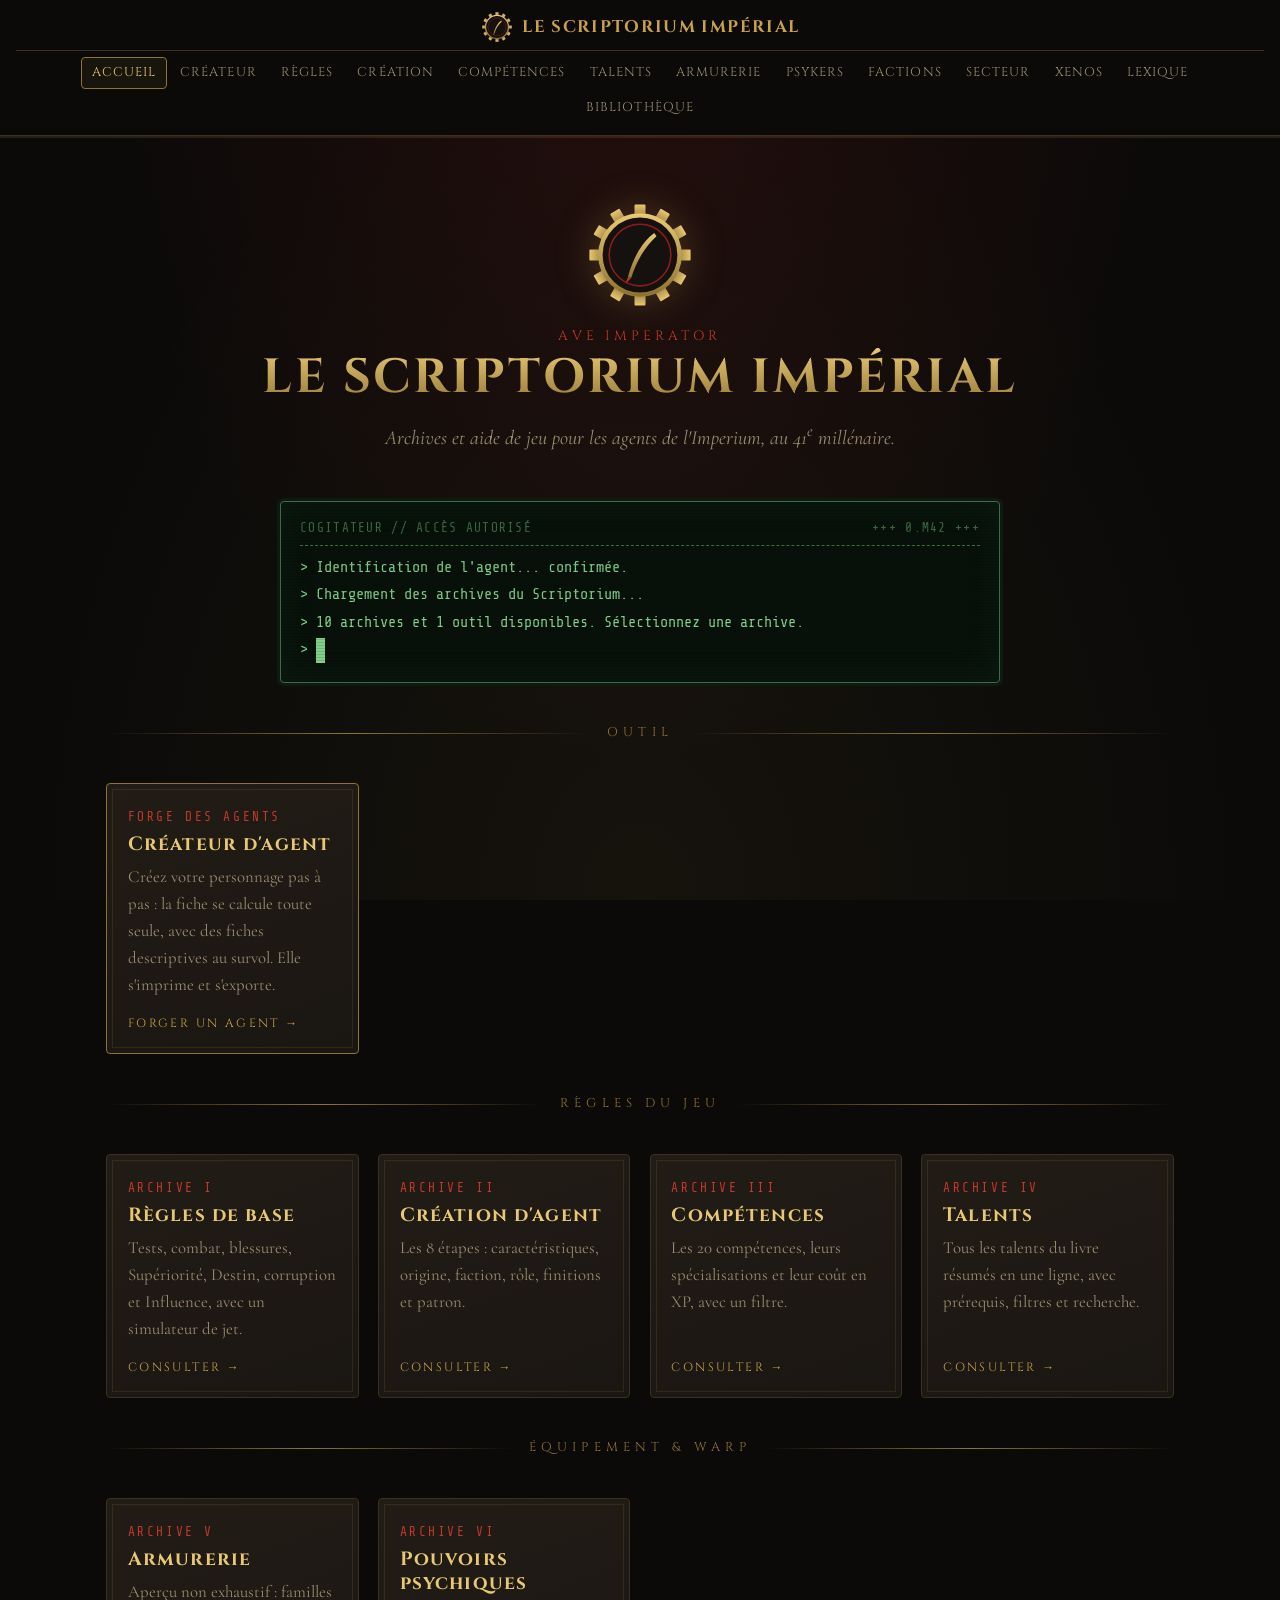
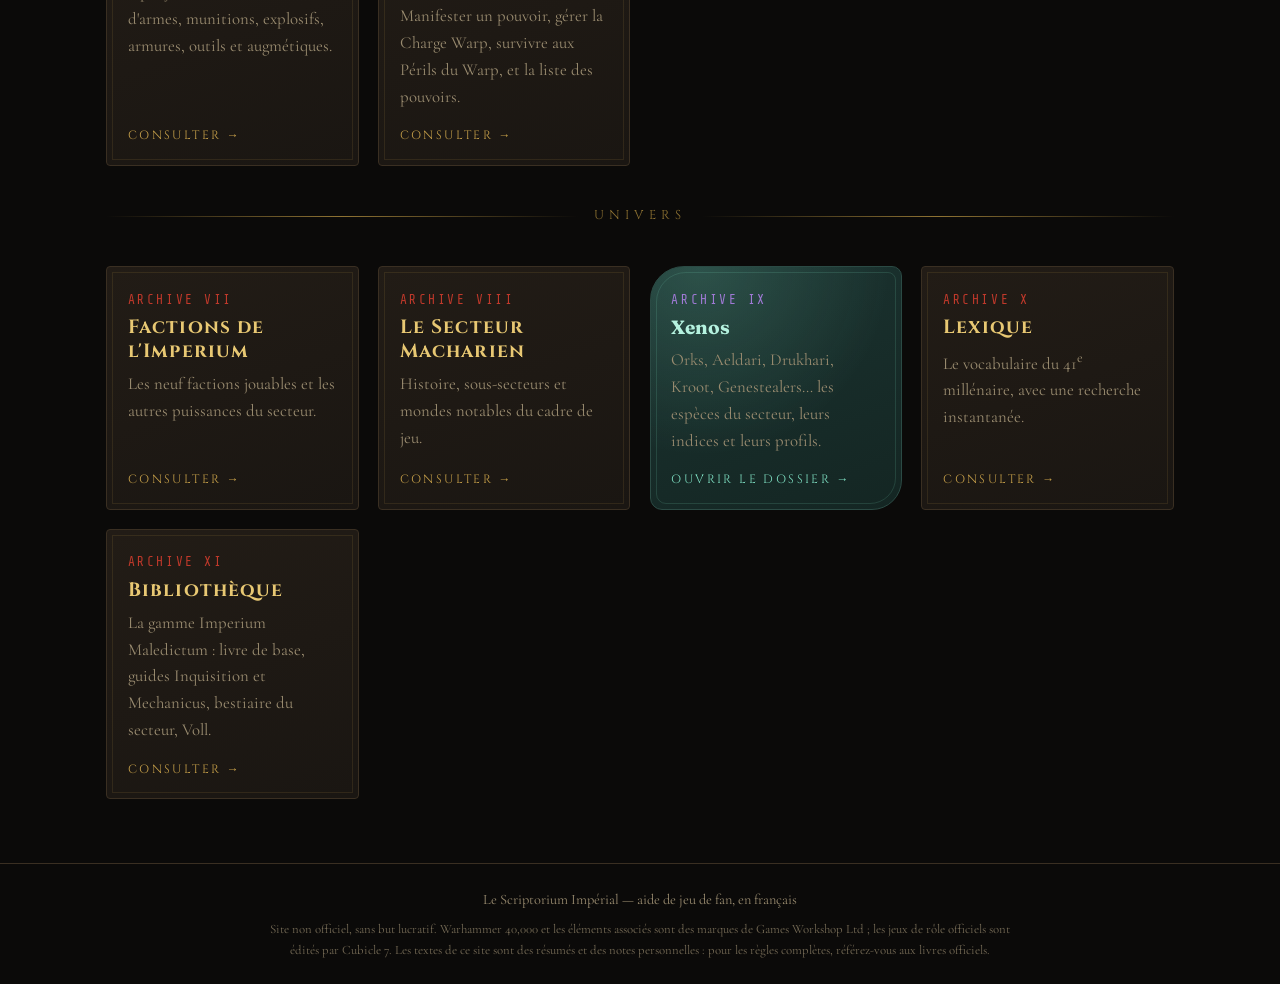
<file: index.html>
<!doctype html>
<html lang="fr">
<head>
  <meta charset="utf-8">
  <meta name="viewport" content="width=device-width, initial-scale=1">
  <title>Le Scriptorium Impérial</title>
  <meta name="description" content="Aide de jeu en français pour le jeu de rôle dans l'univers de Warhammer 40,000.">
  <link rel="preconnect" href="https://fonts.googleapis.com">
  <link rel="preconnect" href="https://fonts.gstatic.com" crossorigin>
  <link href="https://fonts.googleapis.com/css2?family=Cinzel:wght@500;700&family=Fraunces:opsz,wght@9..144,600&family=Cormorant+Garamond:ital,wght@0,400;0,600;1,400&family=Share+Tech+Mono&display=swap" rel="stylesheet">
  <link rel="stylesheet" href="css/style.css?v=10">
  <script src="js/main.js?v=10" defer></script>
</head>
<body>
  <main>
    <section class="hero">
      <span class="hero-seal" data-seal></span>
      <div class="motto">Ave Imperator</div>
      <h1>Le Scriptorium Impérial</h1>
      <p class="hero-lead">
        Archives et aide de jeu pour les agents de l'Imperium, au 41<sup>e</sup> millénaire.
      </p>
    </section>

    <div class="dataslate" data-type>
      <div class="ds-head"><span>COGITATEUR // ACCÈS AUTORISÉ</span><span>+++ 0.M42 +++</span></div>
      <p>&gt; Identification de l'agent... confirmée.</p>
      <p>&gt; Chargement des archives du Scriptorium...</p>
      <p>&gt; 10 archives et 1 outil disponibles. Sélectionnez une archive.</p>
      <p>&gt; <span class="cursor">&nbsp;</span></p>
    </div>

    <div class="divider"><span>OUTIL</span></div>

    <section class="module-grid">
      <a class="module-card" href="createur.html" style="border-color:var(--gold-soft)">
        <span class="num">FORGE DES AGENTS</span>
        <h3>Créateur d'agent</h3>
        <p>Créez votre personnage pas à pas : la fiche se calcule toute seule, avec des fiches descriptives au survol. Elle s'imprime et s'exporte.</p>
        <span class="go">Forger un agent →</span>
      </a>
    </section>

    <div class="divider"><span>RÈGLES DU JEU</span></div>

    <section class="module-grid">
      <a class="module-card" href="regles.html">
        <span class="num">ARCHIVE I</span>
        <h3>Règles de base</h3>
        <p>Tests, combat, blessures, Supériorité, Destin, corruption et Influence, avec un simulateur de jet.</p>
        <span class="go">Consulter →</span>
      </a>
      <a class="module-card" href="creation.html">
        <span class="num">ARCHIVE II</span>
        <h3>Création d'agent</h3>
        <p>Les 8 étapes : caractéristiques, origine, faction, rôle, finitions et patron.</p>
        <span class="go">Consulter →</span>
      </a>
      <a class="module-card" href="competences.html">
        <span class="num">ARCHIVE III</span>
        <h3>Compétences</h3>
        <p>Les 20 compétences, leurs spécialisations et leur coût en XP, avec un filtre.</p>
        <span class="go">Consulter →</span>
      </a>
      <a class="module-card" href="talents.html">
        <span class="num">ARCHIVE IV</span>
        <h3>Talents</h3>
        <p>Tous les talents du livre résumés en une ligne, avec prérequis, filtres et recherche.</p>
        <span class="go">Consulter →</span>
      </a>
    </section>

    <div class="divider"><span>ÉQUIPEMENT &amp; WARP</span></div>

    <section class="module-grid">
      <a class="module-card" href="armurerie.html">
        <span class="num">ARCHIVE V</span>
        <h3>Armurerie</h3>
        <p>Aperçu non exhaustif : familles d'armes, munitions, explosifs, armures, outils et augmétiques.</p>
        <span class="go">Consulter →</span>
      </a>
      <a class="module-card" href="psy.html">
        <span class="num">ARCHIVE VI</span>
        <h3>Pouvoirs psychiques</h3>
        <p>Manifester un pouvoir, gérer la Charge Warp, survivre aux Périls du Warp, et la liste des pouvoirs.</p>
        <span class="go">Consulter →</span>
      </a>
    </section>

    <div class="divider"><span>UNIVERS</span></div>

    <section class="module-grid">
      <a class="module-card" href="factions.html">
        <span class="num">ARCHIVE VII</span>
        <h3>Factions de l'Imperium</h3>
        <p>Les neuf factions jouables et les autres puissances du secteur.</p>
        <span class="go">Consulter →</span>
      </a>
      <a class="module-card" href="secteur.html">
        <span class="num">ARCHIVE VIII</span>
        <h3>Le Secteur Macharien</h3>
        <p>Histoire, sous-secteurs et mondes notables du cadre de jeu.</p>
        <span class="go">Consulter →</span>
      </a>
      <a class="module-card xenos-card" href="xenos.html">
        <span class="num">ARCHIVE IX</span>
        <h3>Xenos</h3>
        <p>Orks, Aeldari, Drukhari, Kroot, Genestealers… les espèces du secteur, leurs indices et leurs profils.</p>
        <span class="go">Ouvrir le dossier →</span>
      </a>
      <a class="module-card" href="lexique.html">
        <span class="num">ARCHIVE X</span>
        <h3>Lexique</h3>
        <p>Le vocabulaire du 41<sup>e</sup> millénaire, avec une recherche instantanée.</p>
        <span class="go">Consulter →</span>
      </a>
      <a class="module-card" href="bibliotheque.html">
        <span class="num">ARCHIVE XI</span>
        <h3>Bibliothèque</h3>
        <p>La gamme Imperium Maledictum : livre de base, guides Inquisition et Mechanicus, bestiaire du secteur, Voll.</p>
        <span class="go">Consulter →</span>
      </a>
    </section>
  </main>
</body>
</html>
</file>
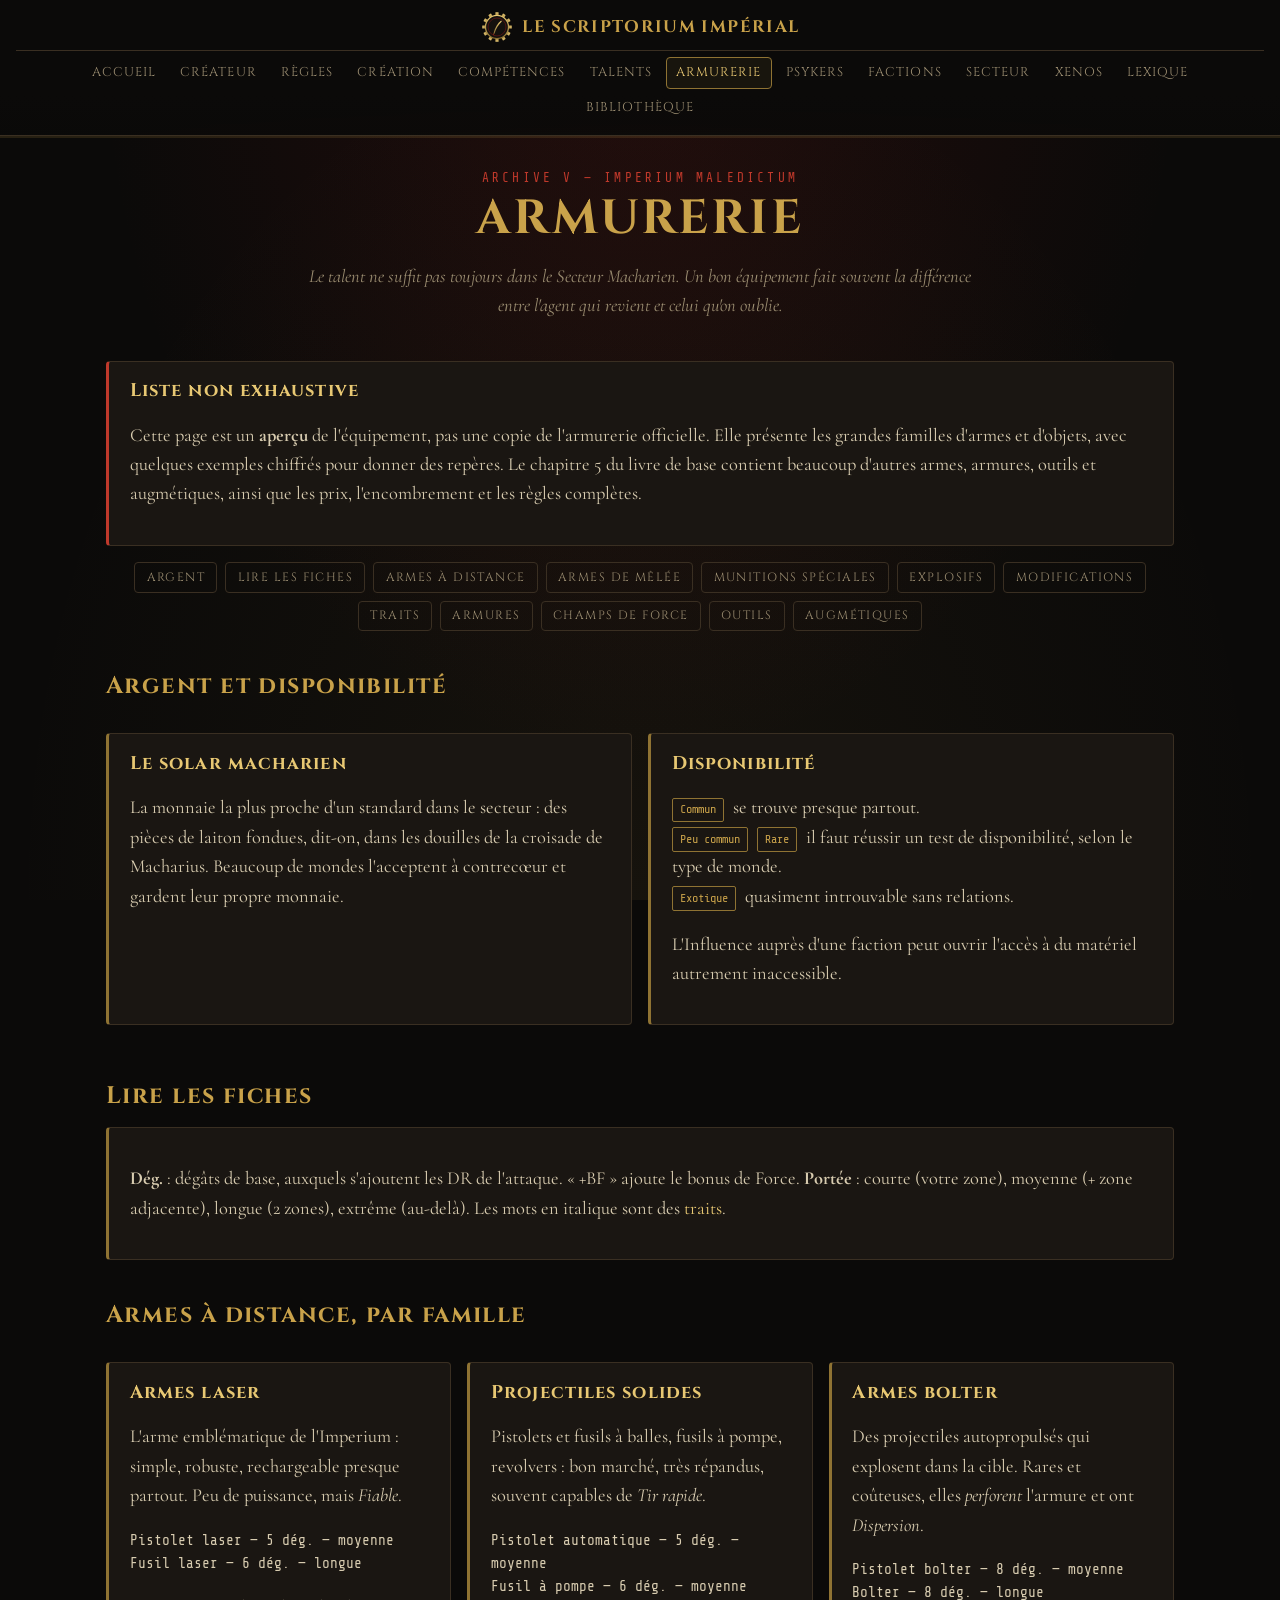
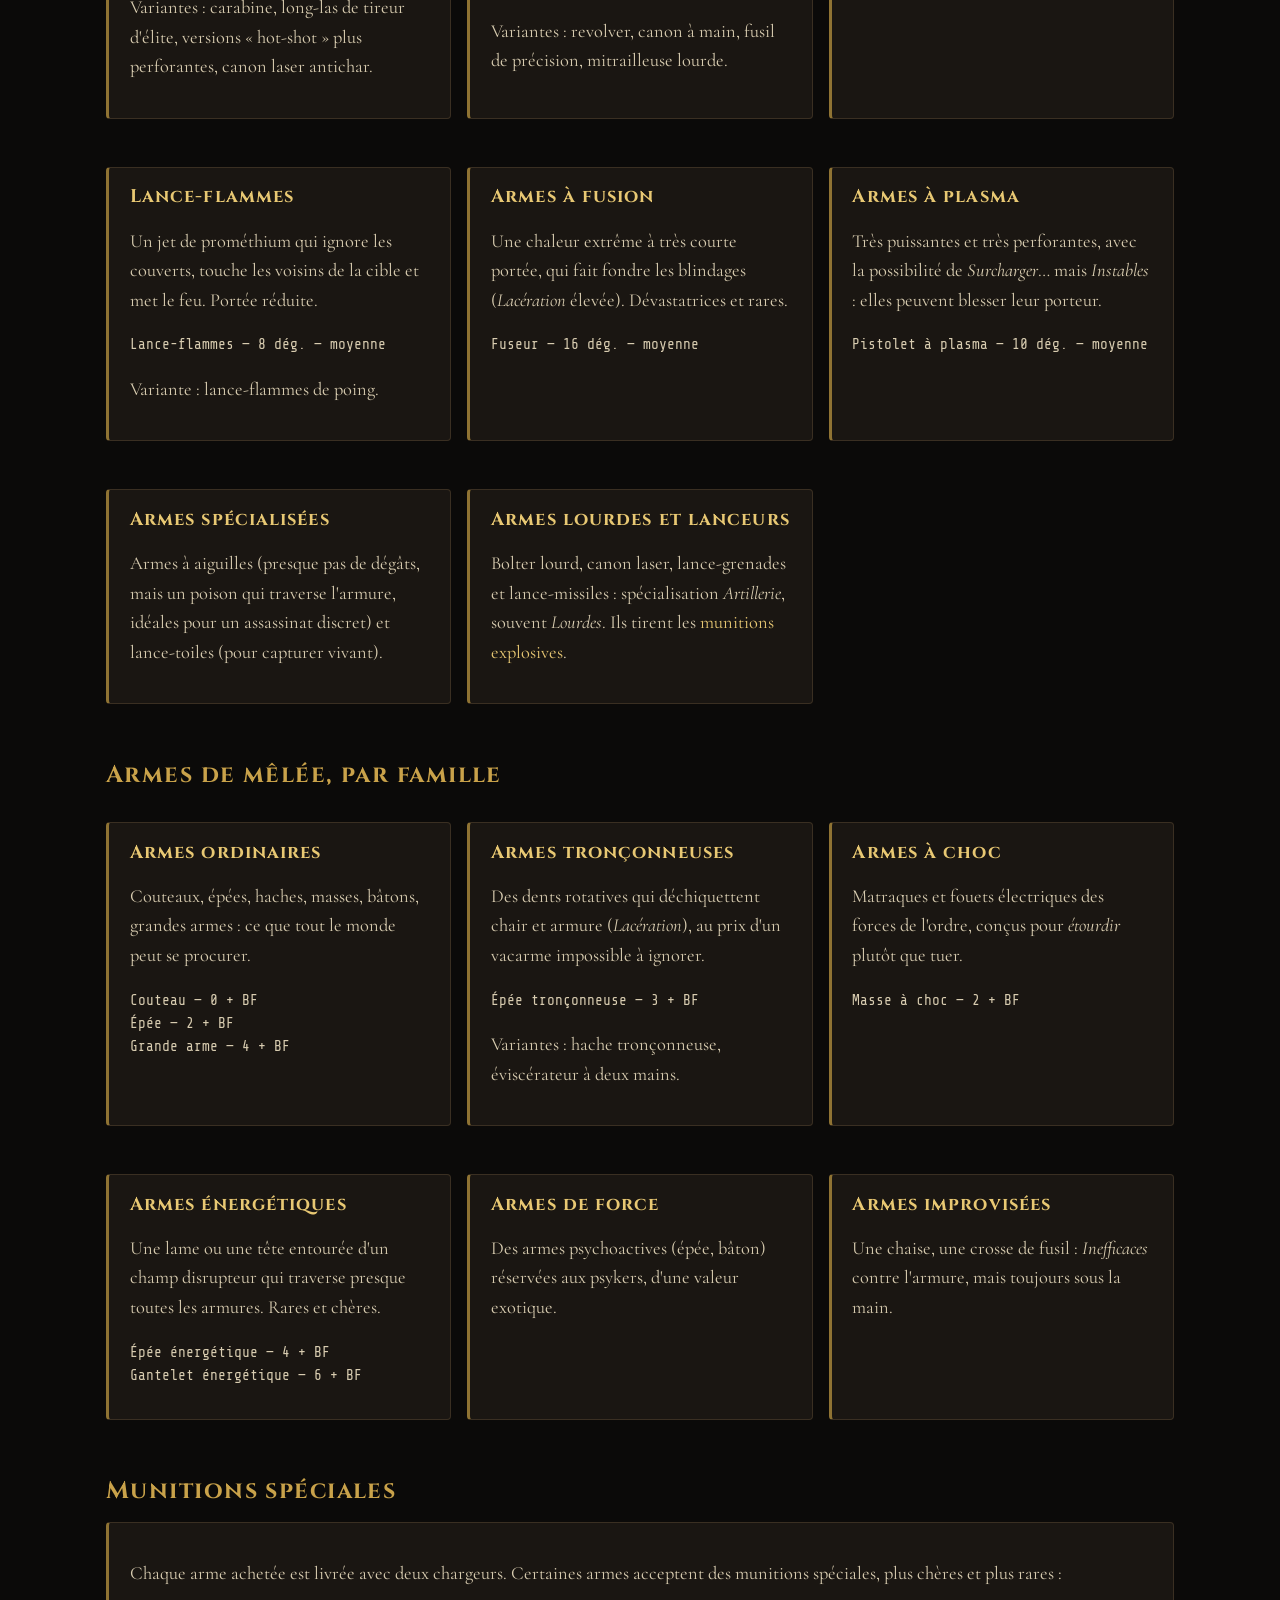
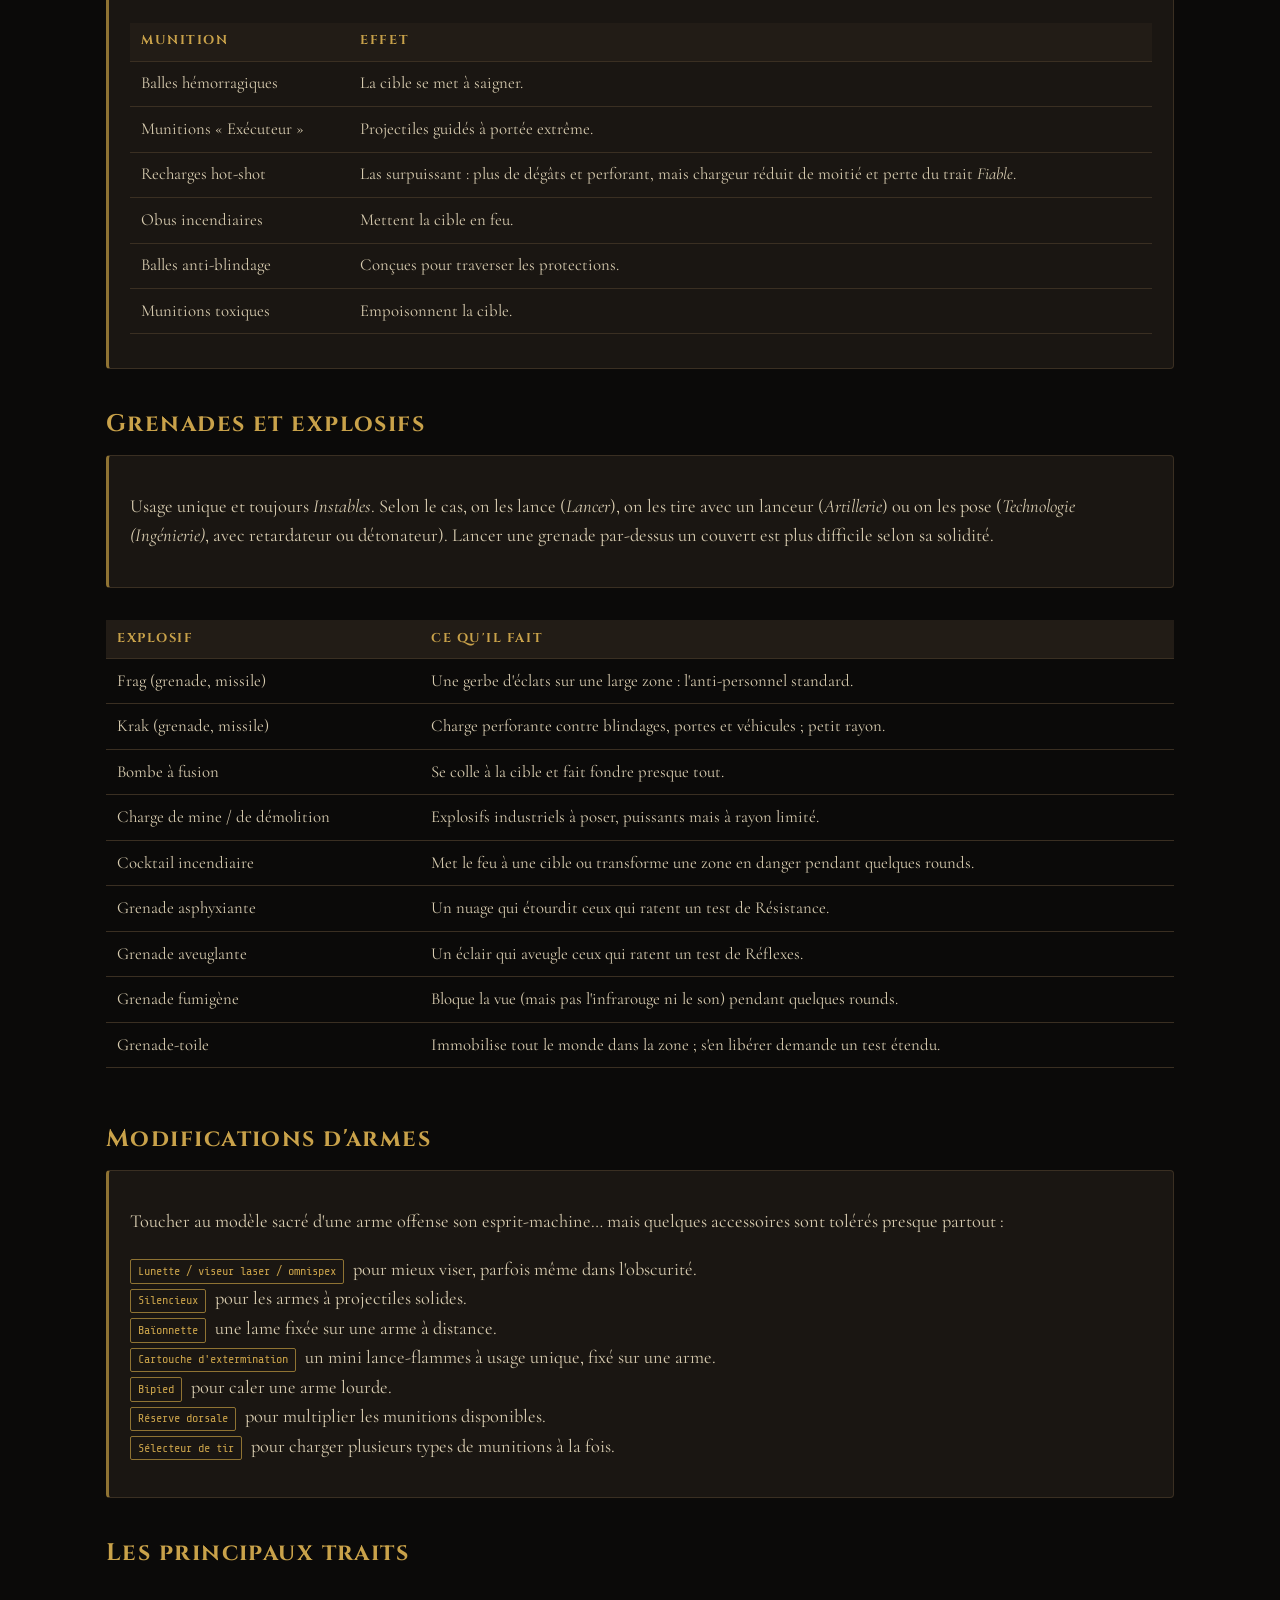
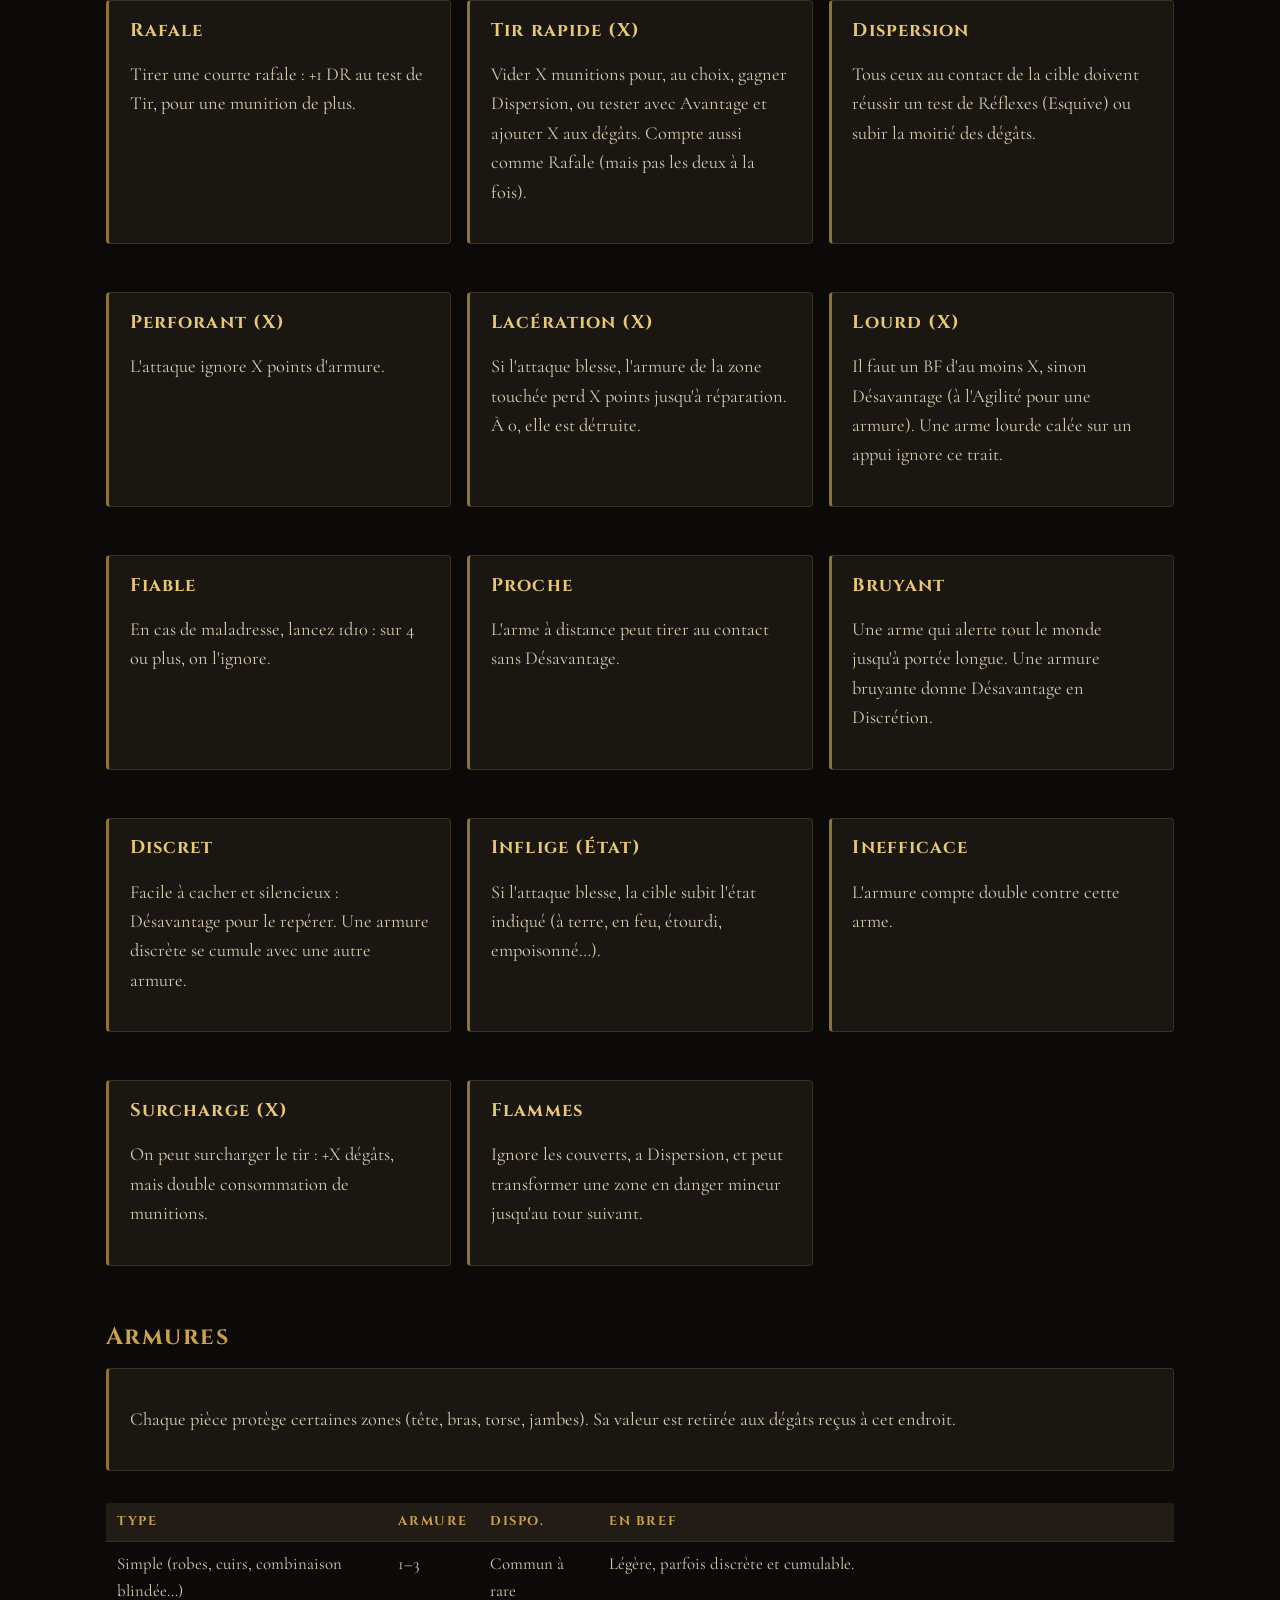
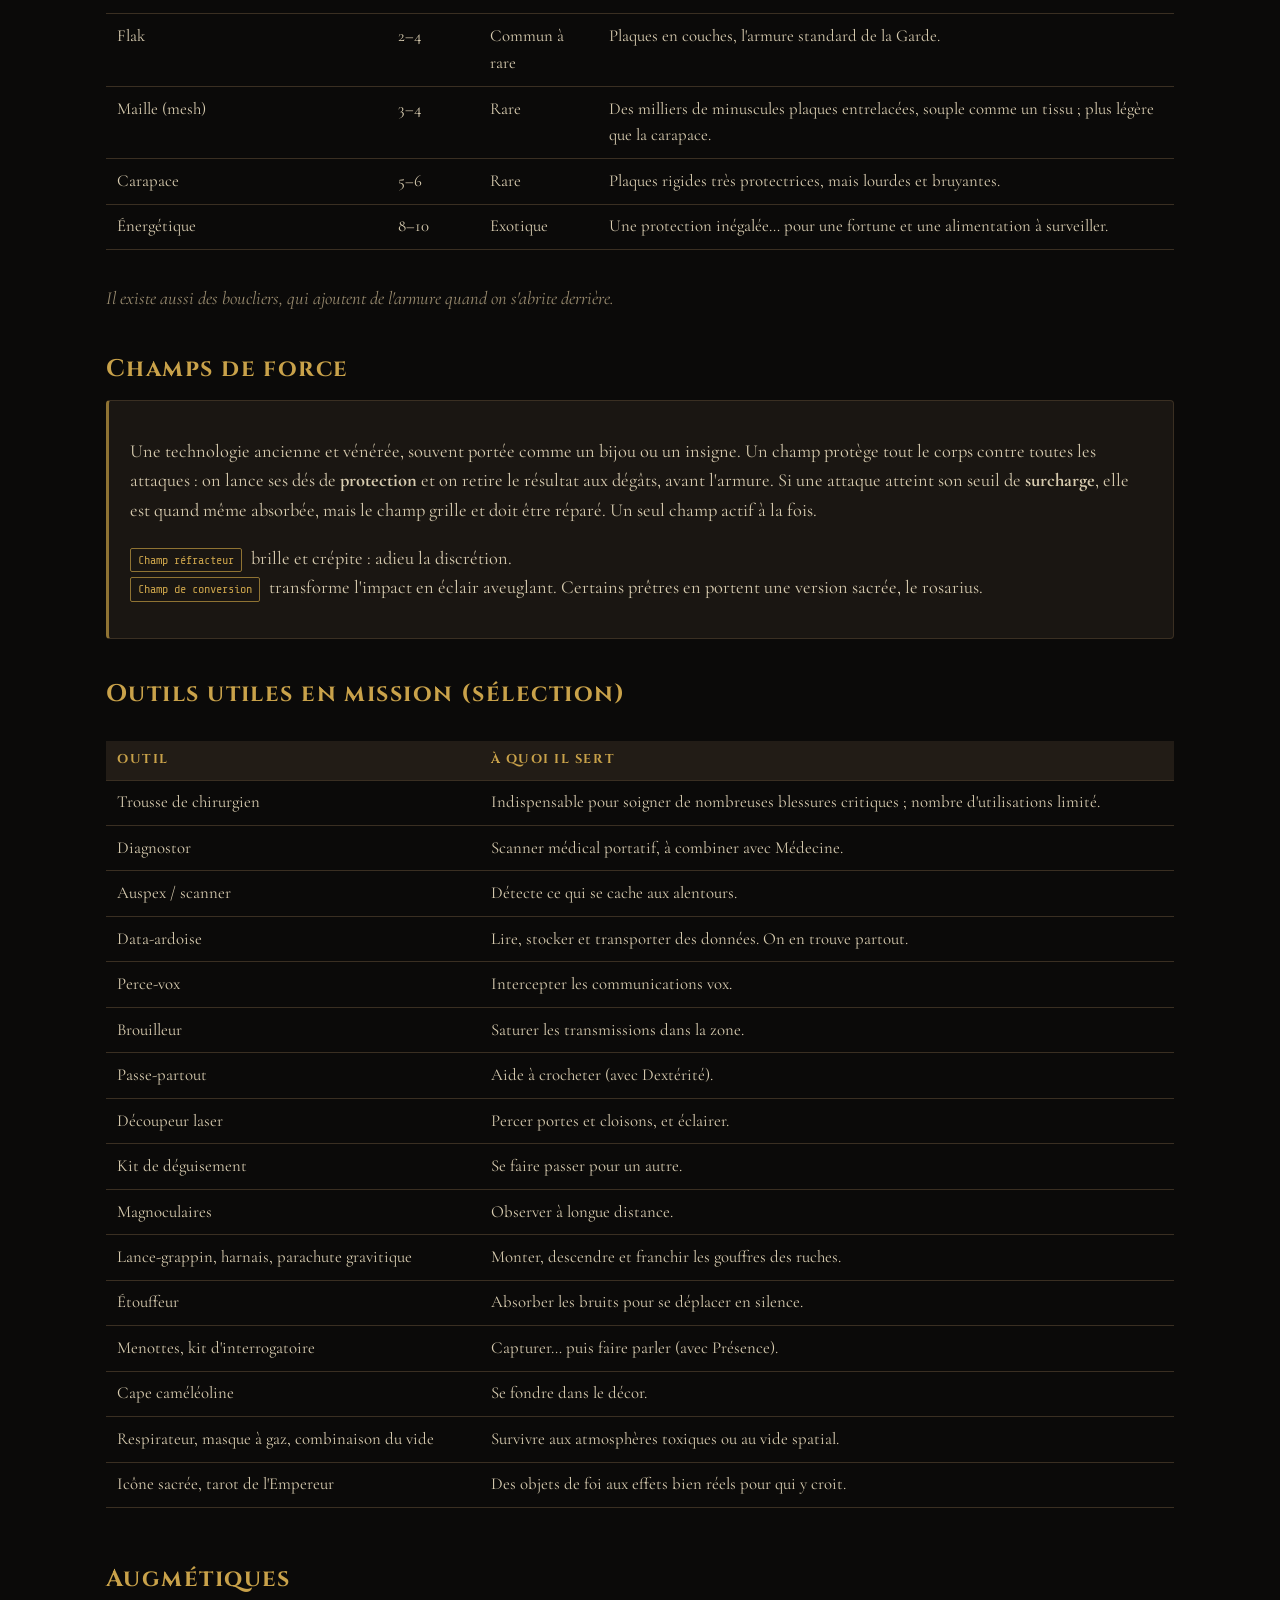
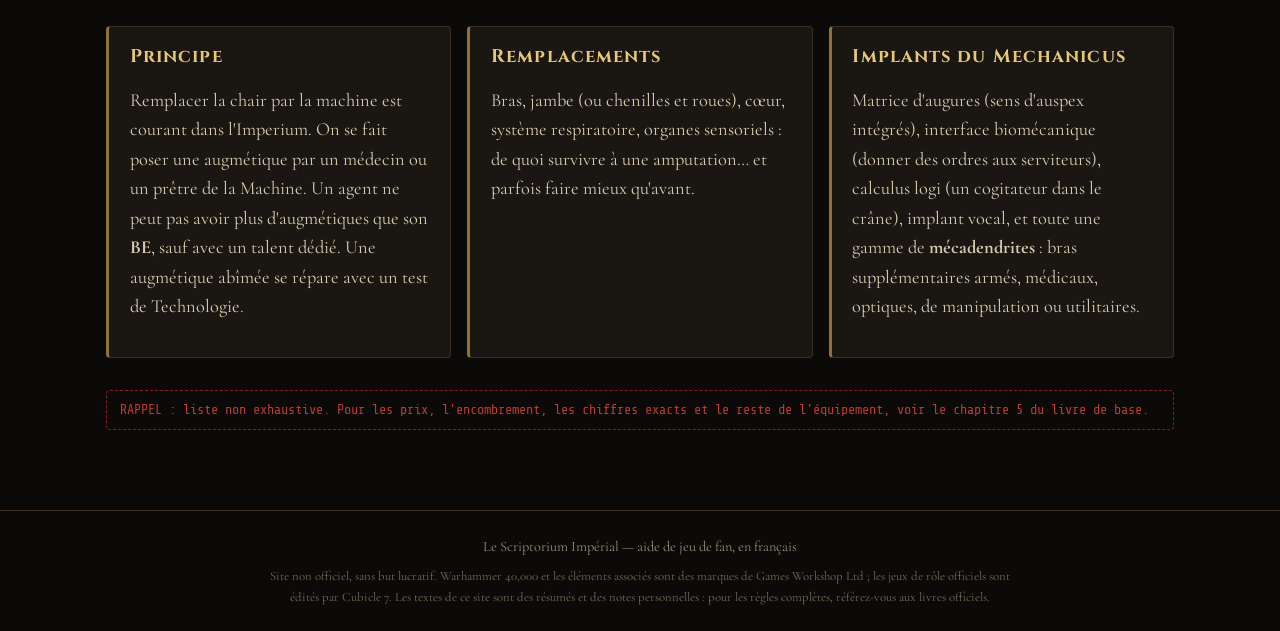
<file: armurerie.html>
<!doctype html>
<html lang="fr">
<head>
  <meta charset="utf-8">
  <meta name="viewport" content="width=device-width, initial-scale=1">
  <title>Armurerie — Le Scriptorium Impérial</title>
  <link rel="preconnect" href="https://fonts.googleapis.com">
  <link rel="preconnect" href="https://fonts.gstatic.com" crossorigin>
  <link href="https://fonts.googleapis.com/css2?family=Cinzel:wght@500;700&family=Cormorant+Garamond:ital,wght@0,400;0,600;1,400&family=Share+Tech+Mono&display=swap" rel="stylesheet">
  <link rel="stylesheet" href="css/style.css?v=10">
  <script src="js/main.js?v=10" defer></script>
</head>
<body>
  <main>
    <header class="page-title">
      <div class="kicker">Archive V — Imperium Maledictum</div>
      <h1>Armurerie</h1>
      <p class="lead">Le talent ne suffit pas toujours dans le Secteur Macharien. Un bon équipement fait souvent la différence entre l'agent qui revient et celui qu'on oublie.</p>
    </header>

    <div class="panel warn">
      <h3>Liste non exhaustive</h3>
      <p>
        Cette page est un <strong>aperçu</strong> de l'équipement, pas une copie de l'armurerie officielle. Elle présente les grandes
        familles d'armes et d'objets, avec quelques exemples chiffrés pour donner des repères. Le chapitre 5 du livre de base contient
        beaucoup d'autres armes, armures, outils et augmétiques, ainsi que les prix, l'encombrement et les règles complètes.
      </p>
    </div>

    <nav class="toc">
      <a href="#argent">Argent</a>
      <a href="#lecture">Lire les fiches</a>
      <a href="#distance">Armes à distance</a>
      <a href="#melee">Armes de mêlée</a>
      <a href="#munitions">Munitions spéciales</a>
      <a href="#explosifs">Explosifs</a>
      <a href="#modifs">Modifications</a>
      <a href="#traits">Traits</a>
      <a href="#armures">Armures</a>
      <a href="#champs">Champs de force</a>
      <a href="#outils">Outils</a>
      <a href="#augmetiques">Augmétiques</a>
    </nav>

    <h2 id="argent">Argent et disponibilité</h2>
    <div class="grid-2">
      <div class="panel">
        <h3>Le solar macharien</h3>
        <p>
          La monnaie la plus proche d'un standard dans le secteur : des pièces de laiton fondues, dit-on, dans les douilles de
          la croisade de Macharius. Beaucoup de mondes l'acceptent à contrecœur et gardent leur propre monnaie.
        </p>
      </div>
      <div class="panel">
        <h3>Disponibilité</h3>
        <p>
          <span class="tag">Commun</span> se trouve presque partout.<br>
          <span class="tag">Peu commun</span> <span class="tag">Rare</span> il faut réussir un test de disponibilité, selon le type de monde.<br>
          <span class="tag">Exotique</span> quasiment introuvable sans relations.
        </p>
        <p>L'Influence auprès d'une faction peut ouvrir l'accès à du matériel autrement inaccessible.</p>
      </div>
    </div>

    <h2 id="lecture">Lire les fiches</h2>
    <div class="panel">
      <p>
        <strong>Dég.</strong> : dégâts de base, auxquels s'ajoutent les DR de l'attaque. « +BF » ajoute le bonus de Force.
        <strong>Portée</strong> : courte (votre zone), moyenne (+ zone adjacente), longue (2 zones), extrême (au-delà).
        Les mots en italique sont des <a href="#traits">traits</a>.
      </p>
    </div>

    <h2 id="distance">Armes à distance, par famille</h2>
    <div class="grid-2">
      <div class="panel">
        <h3>Armes laser</h3>
        <p>L'arme emblématique de l'Imperium : simple, robuste, rechargeable presque partout. Peu de puissance, mais <em>Fiable</em>.</p>
        <p style="font-family:var(--font-mono);font-size:0.9rem">Pistolet laser — 5 dég. — moyenne<br>Fusil laser — 6 dég. — longue</p>
        <p>Variantes : carabine, long-las de tireur d'élite, versions « hot-shot » plus perforantes, canon laser antichar.</p>
      </div>
      <div class="panel">
        <h3>Projectiles solides</h3>
        <p>Pistolets et fusils à balles, fusils à pompe, revolvers : bon marché, très répandus, souvent capables de <em>Tir rapide</em>.</p>
        <p style="font-family:var(--font-mono);font-size:0.9rem">Pistolet automatique — 5 dég. — moyenne<br>Fusil à pompe — 6 dég. — moyenne</p>
        <p>Variantes : revolver, canon à main, fusil de précision, mitrailleuse lourde.</p>
      </div>
      <div class="panel">
        <h3>Armes bolter</h3>
        <p>Des projectiles autopropulsés qui explosent dans la cible. Rares et coûteuses, elles <em>perforent</em> l'armure et ont <em>Dispersion</em>.</p>
        <p style="font-family:var(--font-mono);font-size:0.9rem">Pistolet bolter — 8 dég. — moyenne<br>Bolter — 8 dég. — longue</p>
      </div>
      <div class="panel">
        <h3>Lance-flammes</h3>
        <p>Un jet de prométhium qui ignore les couverts, touche les voisins de la cible et met le feu. Portée réduite.</p>
        <p style="font-family:var(--font-mono);font-size:0.9rem">Lance-flammes — 8 dég. — moyenne</p>
        <p>Variante : lance-flammes de poing.</p>
      </div>
      <div class="panel">
        <h3>Armes à fusion</h3>
        <p>Une chaleur extrême à très courte portée, qui fait fondre les blindages (<em>Lacération</em> élevée). Dévastatrices et rares.</p>
        <p style="font-family:var(--font-mono);font-size:0.9rem">Fuseur — 16 dég. — moyenne</p>
      </div>
      <div class="panel">
        <h3>Armes à plasma</h3>
        <p>Très puissantes et très perforantes, avec la possibilité de <em>Surcharger</em>… mais <em>Instables</em> : elles peuvent blesser leur porteur.</p>
        <p style="font-family:var(--font-mono);font-size:0.9rem">Pistolet à plasma — 10 dég. — moyenne</p>
      </div>
      <div class="panel">
        <h3>Armes spécialisées</h3>
        <p>
          Armes à aiguilles (presque pas de dégâts, mais un poison qui traverse l'armure, idéales pour un assassinat discret) et
          lance-toiles (pour capturer vivant).
        </p>
      </div>
      <div class="panel">
        <h3>Armes lourdes et lanceurs</h3>
        <p>Bolter lourd, canon laser, lance-grenades et lance-missiles : spécialisation <em>Artillerie</em>, souvent <em>Lourdes</em>. Ils tirent les <a href="#explosifs">munitions explosives</a>.</p>
      </div>
    </div>

    <h2 id="melee">Armes de mêlée, par famille</h2>
    <div class="grid-2">
      <div class="panel">
        <h3>Armes ordinaires</h3>
        <p>Couteaux, épées, haches, masses, bâtons, grandes armes : ce que tout le monde peut se procurer.</p>
        <p style="font-family:var(--font-mono);font-size:0.9rem">Couteau — 0 + BF<br>Épée — 2 + BF<br>Grande arme — 4 + BF</p>
      </div>
      <div class="panel">
        <h3>Armes tronçonneuses</h3>
        <p>Des dents rotatives qui déchiquettent chair et armure (<em>Lacération</em>), au prix d'un vacarme impossible à ignorer.</p>
        <p style="font-family:var(--font-mono);font-size:0.9rem">Épée tronçonneuse — 3 + BF</p>
        <p>Variantes : hache tronçonneuse, éviscérateur à deux mains.</p>
      </div>
      <div class="panel">
        <h3>Armes à choc</h3>
        <p>Matraques et fouets électriques des forces de l'ordre, conçus pour <em>étourdir</em> plutôt que tuer.</p>
        <p style="font-family:var(--font-mono);font-size:0.9rem">Masse à choc — 2 + BF</p>
      </div>
      <div class="panel">
        <h3>Armes énergétiques</h3>
        <p>Une lame ou une tête entourée d'un champ disrupteur qui traverse presque toutes les armures. Rares et chères.</p>
        <p style="font-family:var(--font-mono);font-size:0.9rem">Épée énergétique — 4 + BF<br>Gantelet énergétique — 6 + BF</p>
      </div>
      <div class="panel">
        <h3>Armes de force</h3>
        <p>Des armes psychoactives (épée, bâton) réservées aux psykers, d'une valeur exotique.</p>
      </div>
      <div class="panel">
        <h3>Armes improvisées</h3>
        <p>Une chaise, une crosse de fusil : <em>Inefficaces</em> contre l'armure, mais toujours sous la main.</p>
      </div>
    </div>

    <h2 id="munitions">Munitions spéciales</h2>
    <div class="panel">
      <p>Chaque arme achetée est livrée avec deux chargeurs. Certaines armes acceptent des munitions spéciales, plus chères et plus rares :</p>
      <div class="table-wrap">
        <table>
          <thead><tr><th>Munition</th><th>Effet</th></tr></thead>
          <tbody>
            <tr><td>Balles hémorragiques</td><td>La cible se met à saigner.</td></tr>
            <tr><td>Munitions « Exécuteur »</td><td>Projectiles guidés à portée extrême.</td></tr>
            <tr><td>Recharges hot-shot</td><td>Las surpuissant : plus de dégâts et perforant, mais chargeur réduit de moitié et perte du trait <em>Fiable</em>.</td></tr>
            <tr><td>Obus incendiaires</td><td>Mettent la cible en feu.</td></tr>
            <tr><td>Balles anti-blindage</td><td>Conçues pour traverser les protections.</td></tr>
            <tr><td>Munitions toxiques</td><td>Empoisonnent la cible.</td></tr>
          </tbody>
        </table>
      </div>
    </div>

    <h2 id="explosifs">Grenades et explosifs</h2>
    <div class="panel">
      <p>
        Usage unique et toujours <em>Instables</em>. Selon le cas, on les lance (<em>Lancer</em>), on les tire avec un lanceur
        (<em>Artillerie</em>) ou on les pose (<em>Technologie (Ingénierie)</em>, avec retardateur ou détonateur). Lancer une grenade
        par-dessus un couvert est plus difficile selon sa solidité.
      </p>
    </div>
    <div class="table-wrap">
      <table>
        <thead><tr><th>Explosif</th><th>Ce qu'il fait</th></tr></thead>
        <tbody>
          <tr><td>Frag (grenade, missile)</td><td>Une gerbe d'éclats sur une large zone : l'anti-personnel standard.</td></tr>
          <tr><td>Krak (grenade, missile)</td><td>Charge perforante contre blindages, portes et véhicules ; petit rayon.</td></tr>
          <tr><td>Bombe à fusion</td><td>Se colle à la cible et fait fondre presque tout.</td></tr>
          <tr><td>Charge de mine / de démolition</td><td>Explosifs industriels à poser, puissants mais à rayon limité.</td></tr>
          <tr><td>Cocktail incendiaire</td><td>Met le feu à une cible ou transforme une zone en danger pendant quelques rounds.</td></tr>
          <tr><td>Grenade asphyxiante</td><td>Un nuage qui étourdit ceux qui ratent un test de Résistance.</td></tr>
          <tr><td>Grenade aveuglante</td><td>Un éclair qui aveugle ceux qui ratent un test de Réflexes.</td></tr>
          <tr><td>Grenade fumigène</td><td>Bloque la vue (mais pas l'infrarouge ni le son) pendant quelques rounds.</td></tr>
          <tr><td>Grenade-toile</td><td>Immobilise tout le monde dans la zone ; s'en libérer demande un test étendu.</td></tr>
        </tbody>
      </table>
    </div>

    <h2 id="modifs">Modifications d'armes</h2>
    <div class="panel">
      <p>
        Toucher au modèle sacré d'une arme offense son esprit-machine… mais quelques accessoires sont tolérés presque partout :
      </p>
      <p>
        <span class="tag">Lunette / viseur laser / omnispex</span> pour mieux viser, parfois même dans l'obscurité.<br>
        <span class="tag">Silencieux</span> pour les armes à projectiles solides.<br>
        <span class="tag">Baïonnette</span> une lame fixée sur une arme à distance.<br>
        <span class="tag">Cartouche d'extermination</span> un mini lance-flammes à usage unique, fixé sur une arme.<br>
        <span class="tag">Bipied</span> pour caler une arme lourde.<br>
        <span class="tag">Réserve dorsale</span> pour multiplier les munitions disponibles.<br>
        <span class="tag">Sélecteur de tir</span> pour charger plusieurs types de munitions à la fois.
      </p>
    </div>

    <h2 id="traits">Les principaux traits</h2>
    <div class="grid-2">
      <div class="panel"><h3>Rafale</h3><p>Tirer une courte rafale : +1 DR au test de Tir, pour une munition de plus.</p></div>
      <div class="panel"><h3>Tir rapide (X)</h3><p>Vider X munitions pour, au choix, gagner Dispersion, ou tester avec Avantage et ajouter X aux dégâts. Compte aussi comme Rafale (mais pas les deux à la fois).</p></div>
      <div class="panel"><h3>Dispersion</h3><p>Tous ceux au contact de la cible doivent réussir un test de Réflexes (Esquive) ou subir la moitié des dégâts.</p></div>
      <div class="panel"><h3>Perforant (X)</h3><p>L'attaque ignore X points d'armure.</p></div>
      <div class="panel"><h3>Lacération (X)</h3><p>Si l'attaque blesse, l'armure de la zone touchée perd X points jusqu'à réparation. À 0, elle est détruite.</p></div>
      <div class="panel"><h3>Lourd (X)</h3><p>Il faut un BF d'au moins X, sinon Désavantage (à l'Agilité pour une armure). Une arme lourde calée sur un appui ignore ce trait.</p></div>
      <div class="panel"><h3>Fiable</h3><p>En cas de maladresse, lancez 1d10 : sur 4 ou plus, on l'ignore.</p></div>
      <div class="panel"><h3>Proche</h3><p>L'arme à distance peut tirer au contact sans Désavantage.</p></div>
      <div class="panel"><h3>Bruyant</h3><p>Une arme qui alerte tout le monde jusqu'à portée longue. Une armure bruyante donne Désavantage en Discrétion.</p></div>
      <div class="panel"><h3>Discret</h3><p>Facile à cacher et silencieux : Désavantage pour le repérer. Une armure discrète se cumule avec une autre armure.</p></div>
      <div class="panel"><h3>Inflige (État)</h3><p>Si l'attaque blesse, la cible subit l'état indiqué (à terre, en feu, étourdi, empoisonné…).</p></div>
      <div class="panel"><h3>Inefficace</h3><p>L'armure compte double contre cette arme.</p></div>
      <div class="panel"><h3>Surcharge (X)</h3><p>On peut surcharger le tir : +X dégâts, mais double consommation de munitions.</p></div>
      <div class="panel"><h3>Flammes</h3><p>Ignore les couverts, a Dispersion, et peut transformer une zone en danger mineur jusqu'au tour suivant.</p></div>
    </div>

    <h2 id="armures">Armures</h2>
    <div class="panel">
      <p>Chaque pièce protège certaines zones (tête, bras, torse, jambes). Sa valeur est retirée aux dégâts reçus à cet endroit.</p>
    </div>
    <div class="table-wrap">
      <table>
        <thead><tr><th>Type</th><th>Armure</th><th>Dispo.</th><th>En bref</th></tr></thead>
        <tbody>
          <tr><td>Simple (robes, cuirs, combinaison blindée…)</td><td>1–3</td><td>Commun à rare</td><td>Légère, parfois discrète et cumulable.</td></tr>
          <tr><td>Flak</td><td>2–4</td><td>Commun à rare</td><td>Plaques en couches, l'armure standard de la Garde.</td></tr>
          <tr><td>Maille (mesh)</td><td>3–4</td><td>Rare</td><td>Des milliers de minuscules plaques entrelacées, souple comme un tissu ; plus légère que la carapace.</td></tr>
          <tr><td>Carapace</td><td>5–6</td><td>Rare</td><td>Plaques rigides très protectrices, mais lourdes et bruyantes.</td></tr>
          <tr><td>Énergétique</td><td>8–10</td><td>Exotique</td><td>Une protection inégalée… pour une fortune et une alimentation à surveiller.</td></tr>
        </tbody>
      </table>
    </div>
    <p style="color:var(--muted);font-style:italic">Il existe aussi des boucliers, qui ajoutent de l'armure quand on s'abrite derrière.</p>

    <h2 id="champs">Champs de force</h2>
    <div class="panel">
      <p>
        Une technologie ancienne et vénérée, souvent portée comme un bijou ou un insigne. Un champ protège tout le corps contre
        toutes les attaques : on lance ses dés de <strong>protection</strong> et on retire le résultat aux dégâts, avant l'armure.
        Si une attaque atteint son seuil de <strong>surcharge</strong>, elle est quand même absorbée, mais le champ grille et doit être réparé.
        Un seul champ actif à la fois.
      </p>
      <p>
        <span class="tag">Champ réfracteur</span> brille et crépite : adieu la discrétion.<br>
        <span class="tag">Champ de conversion</span> transforme l'impact en éclair aveuglant. Certains prêtres en portent une version sacrée, le rosarius.
      </p>
    </div>

    <h2 id="outils">Outils utiles en mission (sélection)</h2>
    <div class="table-wrap">
      <table>
        <thead><tr><th>Outil</th><th>À quoi il sert</th></tr></thead>
        <tbody>
          <tr><td>Trousse de chirurgien</td><td>Indispensable pour soigner de nombreuses blessures critiques ; nombre d'utilisations limité.</td></tr>
          <tr><td>Diagnostor</td><td>Scanner médical portatif, à combiner avec Médecine.</td></tr>
          <tr><td>Auspex / scanner</td><td>Détecte ce qui se cache aux alentours.</td></tr>
          <tr><td>Data-ardoise</td><td>Lire, stocker et transporter des données. On en trouve partout.</td></tr>
          <tr><td>Perce-vox</td><td>Intercepter les communications vox.</td></tr>
          <tr><td>Brouilleur</td><td>Saturer les transmissions dans la zone.</td></tr>
          <tr><td>Passe-partout</td><td>Aide à crocheter (avec Dextérité).</td></tr>
          <tr><td>Découpeur laser</td><td>Percer portes et cloisons, et éclairer.</td></tr>
          <tr><td>Kit de déguisement</td><td>Se faire passer pour un autre.</td></tr>
          <tr><td>Magnoculaires</td><td>Observer à longue distance.</td></tr>
          <tr><td>Lance-grappin, harnais, parachute gravitique</td><td>Monter, descendre et franchir les gouffres des ruches.</td></tr>
          <tr><td>Étouffeur</td><td>Absorber les bruits pour se déplacer en silence.</td></tr>
          <tr><td>Menottes, kit d'interrogatoire</td><td>Capturer… puis faire parler (avec Présence).</td></tr>
          <tr><td>Cape caméléoline</td><td>Se fondre dans le décor.</td></tr>
          <tr><td>Respirateur, masque à gaz, combinaison du vide</td><td>Survivre aux atmosphères toxiques ou au vide spatial.</td></tr>
          <tr><td>Icône sacrée, tarot de l'Empereur</td><td>Des objets de foi aux effets bien réels pour qui y croit.</td></tr>
        </tbody>
      </table>
    </div>

    <h2 id="augmetiques">Augmétiques</h2>
    <div class="grid-2">
      <div class="panel">
        <h3>Principe</h3>
        <p>
          Remplacer la chair par la machine est courant dans l'Imperium. On se fait poser une augmétique par un médecin ou un prêtre
          de la Machine. Un agent ne peut pas avoir plus d'augmétiques que son <strong>BE</strong>, sauf avec un talent dédié.
          Une augmétique abîmée se répare avec un test de Technologie.
        </p>
      </div>
      <div class="panel">
        <h3>Remplacements</h3>
        <p>Bras, jambe (ou chenilles et roues), cœur, système respiratoire, organes sensoriels : de quoi survivre à une amputation… et parfois faire mieux qu'avant.</p>
      </div>
      <div class="panel">
        <h3>Implants du Mechanicus</h3>
        <p>
          Matrice d'augures (sens d'auspex intégrés), interface biomécanique (donner des ordres aux serviteurs), calculus logi
          (un cogitateur dans le crâne), implant vocal, et toute une gamme de <strong>mécadendrites</strong> : bras supplémentaires
          armés, médicaux, optiques, de manipulation ou utilitaires.
        </p>
      </div>
    </div>

    <div class="todo">RAPPEL : liste non exhaustive. Pour les prix, l'encombrement, les chiffres exacts et le reste de l'équipement, voir le chapitre 5 du livre de base.</div>
  </main>
</body>
</html>
</file>
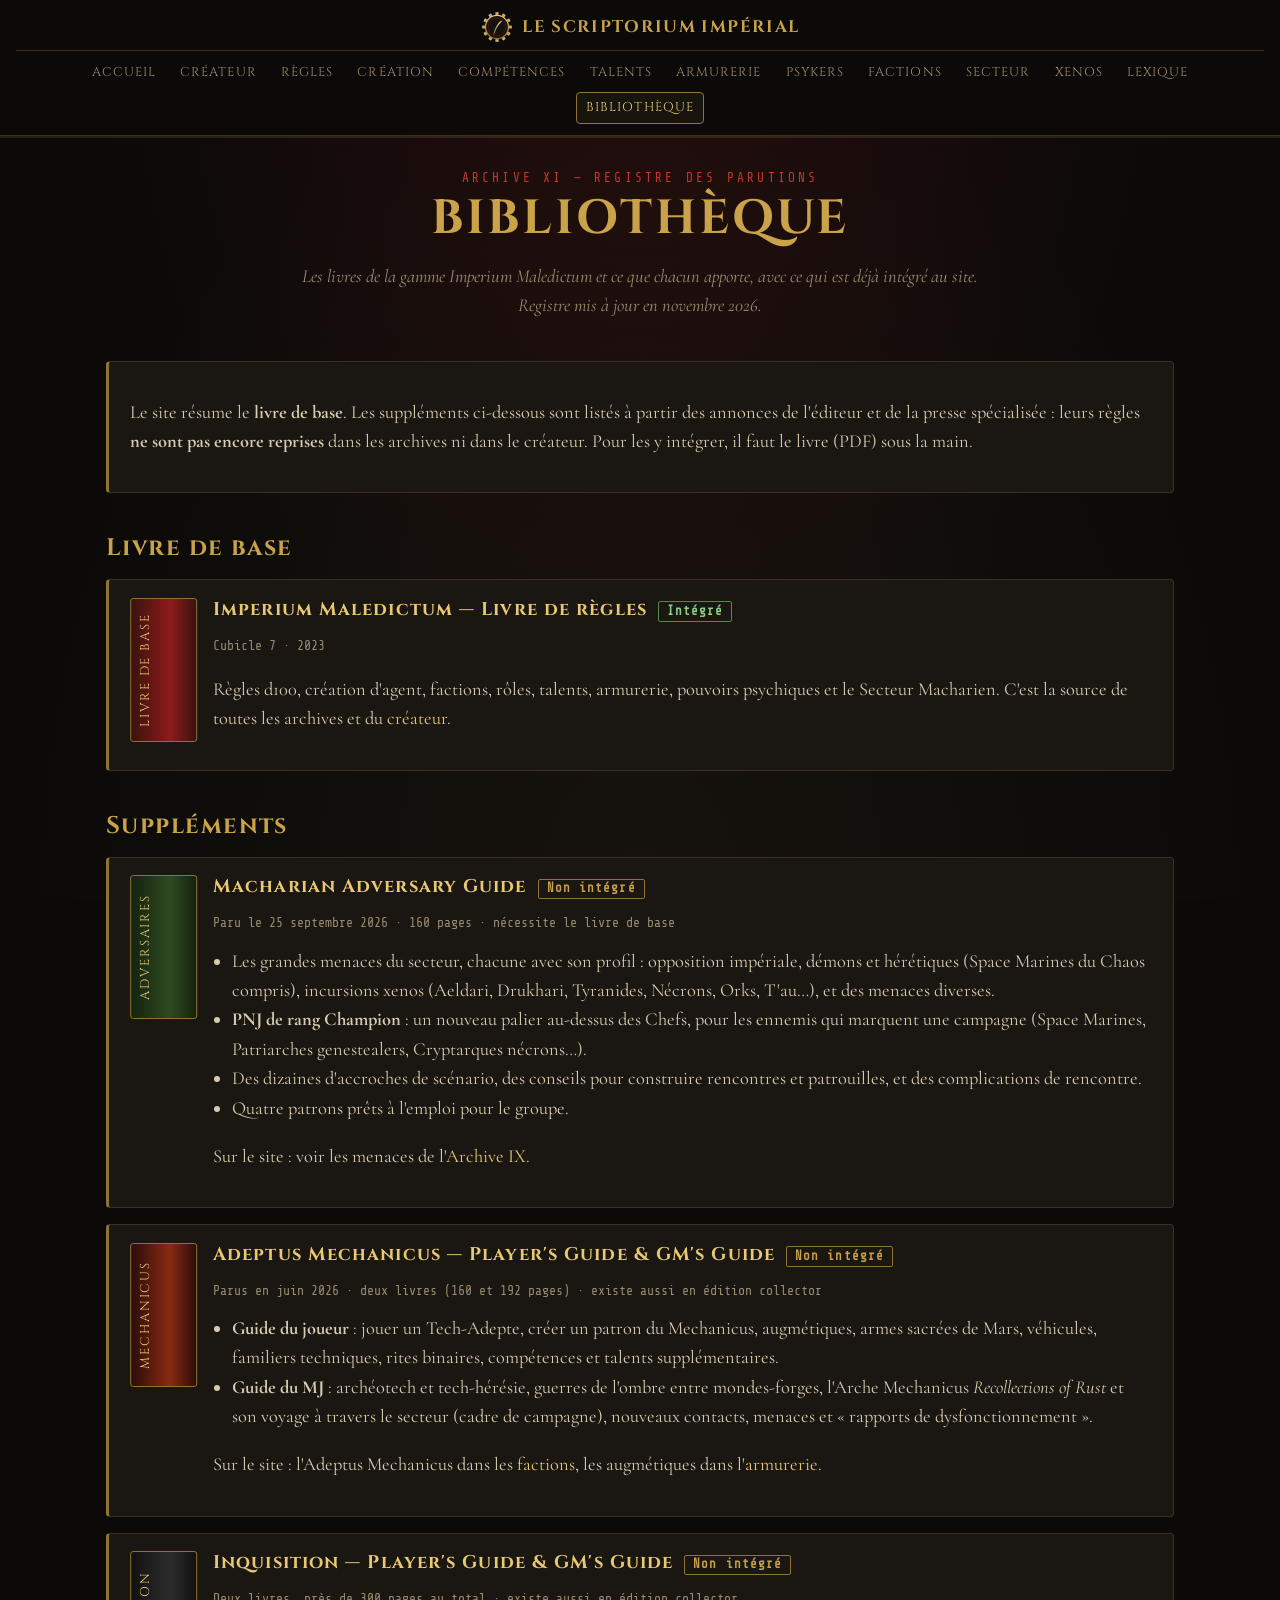
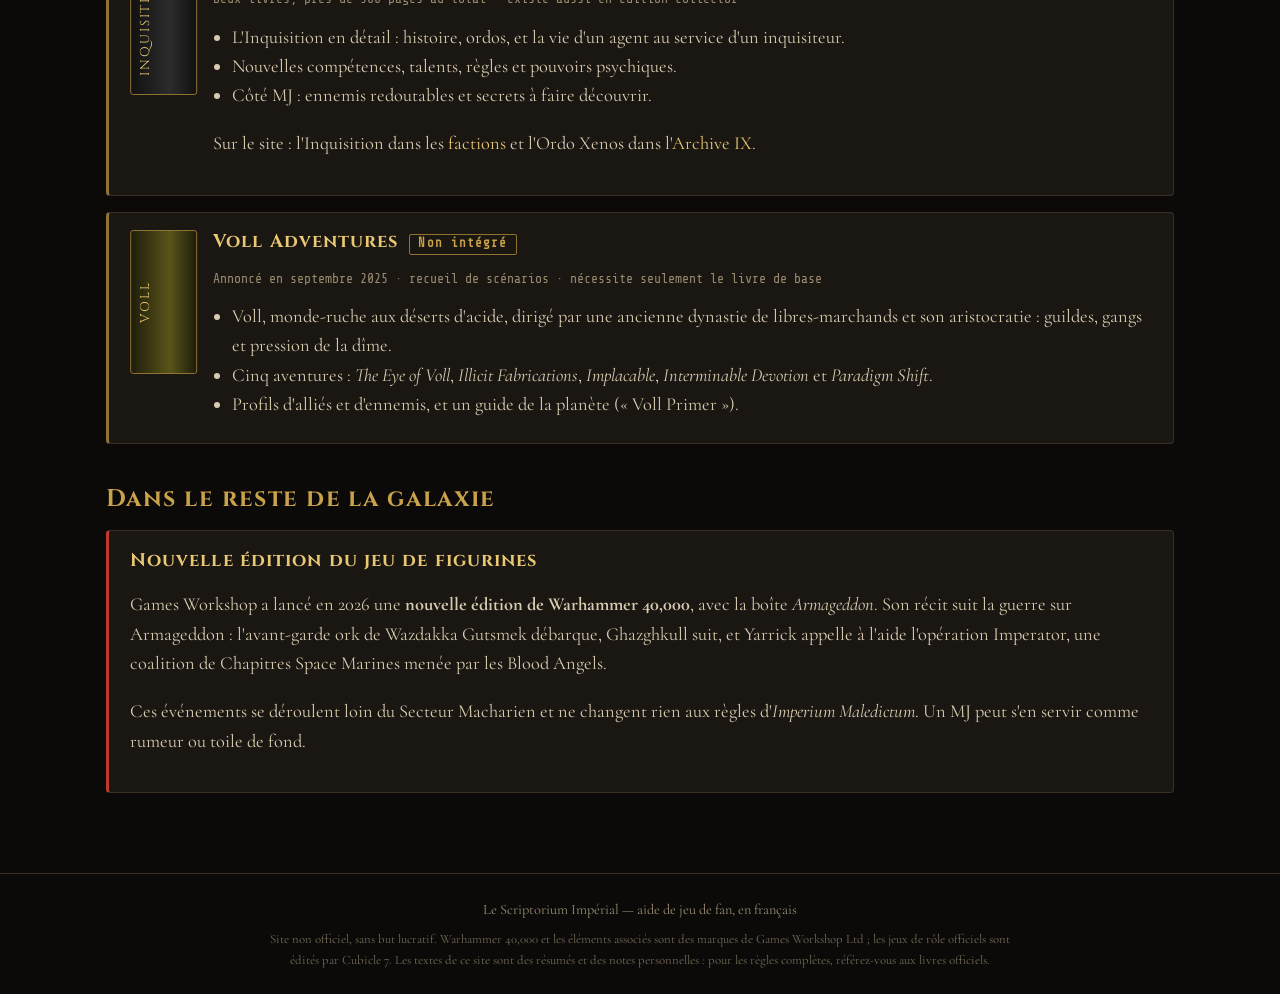
<file: bibliotheque.html>
<!doctype html>
<html lang="fr">
<head>
  <meta charset="utf-8">
  <meta name="viewport" content="width=device-width, initial-scale=1">
  <title>Bibliothèque — Le Scriptorium Impérial</title>
  <link rel="preconnect" href="https://fonts.googleapis.com">
  <link rel="preconnect" href="https://fonts.gstatic.com" crossorigin>
  <link href="https://fonts.googleapis.com/css2?family=Cinzel:wght@500;700&family=Cormorant+Garamond:ital,wght@0,400;0,600;1,400&family=Share+Tech+Mono&display=swap" rel="stylesheet">
  <link rel="stylesheet" href="css/style.css?v=10">
  <script src="js/main.js?v=10" defer></script>
  <style>
    .book { display: grid; grid-template-columns: 4.2rem minmax(0, 1fr); gap: 1rem; align-items: start; }
    .book-spine { writing-mode: vertical-rl; transform: rotate(180deg); text-align: center; padding: 0.8rem 0.3rem; min-height: 9rem;
      font-family: var(--font-title); font-size: 0.8rem; letter-spacing: 0.15em; text-transform: uppercase;
      background: linear-gradient(to right, #3a120f, var(--crimson) 40%, #3a120f); color: var(--gold-bright); border: 1px solid var(--gold-soft); border-radius: 3px; }
    .book-spine.mech { background: linear-gradient(to right, #2b0d0a, #8a2a12 40%, #2b0d0a); }
    .book-spine.inq  { background: linear-gradient(to right, #111, #2c2c2c 40%, #111); }
    .book-spine.adv  { background: linear-gradient(to right, #13230f, #2f4a22 40%, #13230f); }
    .book-spine.voll { background: linear-gradient(to right, #1e1d0b, #5a5419 40%, #1e1d0b); }
    .book h3 { margin-top: 0; }
    .book ul { margin: 0.4rem 0; padding-left: 1.2rem; }
    .status { display: inline-block; font-family: var(--font-mono); font-size: 0.78rem; padding: 0.1rem 0.5rem; border: 1px solid; border-radius: 2px; margin-left: 0.3rem; }
    .status.ok { color: #8fd18a; border-color: #4f8a4b; }
    .status.no { color: var(--gold); border-color: var(--gold-soft); }
    .meta { font-family: var(--font-mono); font-size: 0.82rem; color: var(--muted); }
    @media (max-width: 560px) { .book { grid-template-columns: 2.6rem minmax(0, 1fr); } .book-spine { font-size: 0.65rem; } }
  </style>
</head>
<body>
  <main>
    <header class="page-title">
      <div class="kicker">Archive XI — Registre des parutions</div>
      <h1>Bibliothèque</h1>
      <p class="lead">Les livres de la gamme <em>Imperium Maledictum</em> et ce que chacun apporte, avec ce qui est déjà intégré au site. Registre mis à jour en novembre 2026.</p>
    </header>

    <div class="panel">
      <p>
        Le site résume le <strong>livre de base</strong>. Les suppléments ci-dessous sont listés à partir des annonces de l'éditeur et de la presse spécialisée :
        leurs règles <strong>ne sont pas encore reprises</strong> dans les archives ni dans le créateur. Pour les y intégrer, il faut le livre (PDF) sous la main.
      </p>
    </div>

    <h2>Livre de base</h2>
    <div class="panel book">
      <div class="book-spine">Livre de base</div>
      <div>
        <h3>Imperium Maledictum — Livre de règles <span class="status ok">Intégré</span></h3>
        <p class="meta">Cubicle 7 · 2023</p>
        <p>Règles d100, création d'agent, factions, rôles, talents, armurerie, pouvoirs psychiques et le Secteur Macharien. C'est la source de toutes les archives et du <a href="createur.html">créateur</a>.</p>
      </div>
    </div>

    <h2>Suppléments</h2>

    <div class="panel book">
      <div class="book-spine adv">Adversaires</div>
      <div>
        <h3>Macharian Adversary Guide <span class="status no">Non intégré</span></h3>
        <p class="meta">Paru le 25 septembre 2026 · 160 pages · nécessite le livre de base</p>
        <ul>
          <li>Les grandes menaces du secteur, chacune avec son profil : opposition impériale, démons et hérétiques (Space Marines du Chaos compris), incursions xenos (Aeldari, Drukhari, Tyranides, Nécrons, Orks, T'au…), et des menaces diverses.</li>
          <li><strong>PNJ de rang Champion</strong> : un nouveau palier au-dessus des Chefs, pour les ennemis qui marquent une campagne (Space Marines, Patriarches genestealers, Cryptarques nécrons…).</li>
          <li>Des dizaines d'accroches de scénario, des conseils pour construire rencontres et patrouilles, et des complications de rencontre.</li>
          <li>Quatre patrons prêts à l'emploi pour le groupe.</li>
        </ul>
        <p>Sur le site : voir les menaces de l'<a href="xenos.html">Archive IX</a>.</p>
      </div>
    </div>

    <div class="panel book">
      <div class="book-spine mech">Mechanicus</div>
      <div>
        <h3>Adeptus Mechanicus — Player's Guide &amp; GM's Guide <span class="status no">Non intégré</span></h3>
        <p class="meta">Parus en juin 2026 · deux livres (160 et 192 pages) · existe aussi en édition collector</p>
        <ul>
          <li><strong>Guide du joueur</strong> : jouer un Tech-Adepte, créer un patron du Mechanicus, augmétiques, armes sacrées de Mars, véhicules, familiers techniques, rites binaires, compétences et talents supplémentaires.</li>
          <li><strong>Guide du MJ</strong> : archéotech et tech-hérésie, guerres de l'ombre entre mondes-forges, l'Arche Mechanicus <em>Recollections of Rust</em> et son voyage à travers le secteur (cadre de campagne), nouveaux contacts, menaces et « rapports de dysfonctionnement ».</li>
        </ul>
        <p>Sur le site : l'Adeptus Mechanicus dans les <a href="factions.html">factions</a>, les augmétiques dans l'<a href="armurerie.html">armurerie</a>.</p>
      </div>
    </div>

    <div class="panel book">
      <div class="book-spine inq">Inquisition</div>
      <div>
        <h3>Inquisition — Player's Guide &amp; GM's Guide <span class="status no">Non intégré</span></h3>
        <p class="meta">Deux livres, près de 300 pages au total · existe aussi en édition collector</p>
        <ul>
          <li>L'Inquisition en détail : histoire, ordos, et la vie d'un agent au service d'un inquisiteur.</li>
          <li>Nouvelles compétences, talents, règles et pouvoirs psychiques.</li>
          <li>Côté MJ : ennemis redoutables et secrets à faire découvrir.</li>
        </ul>
        <p>Sur le site : l'Inquisition dans les <a href="factions.html">factions</a> et l'Ordo Xenos dans l'<a href="xenos.html">Archive IX</a>.</p>
      </div>
    </div>

    <div class="panel book">
      <div class="book-spine voll">Voll</div>
      <div>
        <h3>Voll Adventures <span class="status no">Non intégré</span></h3>
        <p class="meta">Annoncé en septembre 2025 · recueil de scénarios · nécessite seulement le livre de base</p>
        <ul>
          <li>Voll, monde-ruche aux déserts d'acide, dirigé par une ancienne dynastie de libres-marchands et son aristocratie : guildes, gangs et pression de la dîme.</li>
          <li>Cinq aventures : <em>The Eye of Voll</em>, <em>Illicit Fabrications</em>, <em>Implacable</em>, <em>Interminable Devotion</em> et <em>Paradigm Shift</em>.</li>
          <li>Profils d'alliés et d'ennemis, et un guide de la planète (« Voll Primer »).</li>
        </ul>
      </div>
    </div>

    <h2>Dans le reste de la galaxie</h2>
    <div class="panel warn">
      <h3>Nouvelle édition du jeu de figurines</h3>
      <p>
        Games Workshop a lancé en 2026 une <strong>nouvelle édition de Warhammer 40,000</strong>, avec la boîte <em>Armageddon</em>.
        Son récit suit la guerre sur Armageddon : l'avant-garde ork de Wazdakka Gutsmek débarque, Ghazghkull suit, et Yarrick appelle à l'aide
        l'opération Imperator, une coalition de Chapitres Space Marines menée par les Blood Angels.
      </p>
      <p>Ces événements se déroulent loin du Secteur Macharien et ne changent rien aux règles d'<em>Imperium Maledictum</em>. Un MJ peut s'en servir comme rumeur ou toile de fond.</p>
    </div>
  </main>
</body>
</html>
</file>
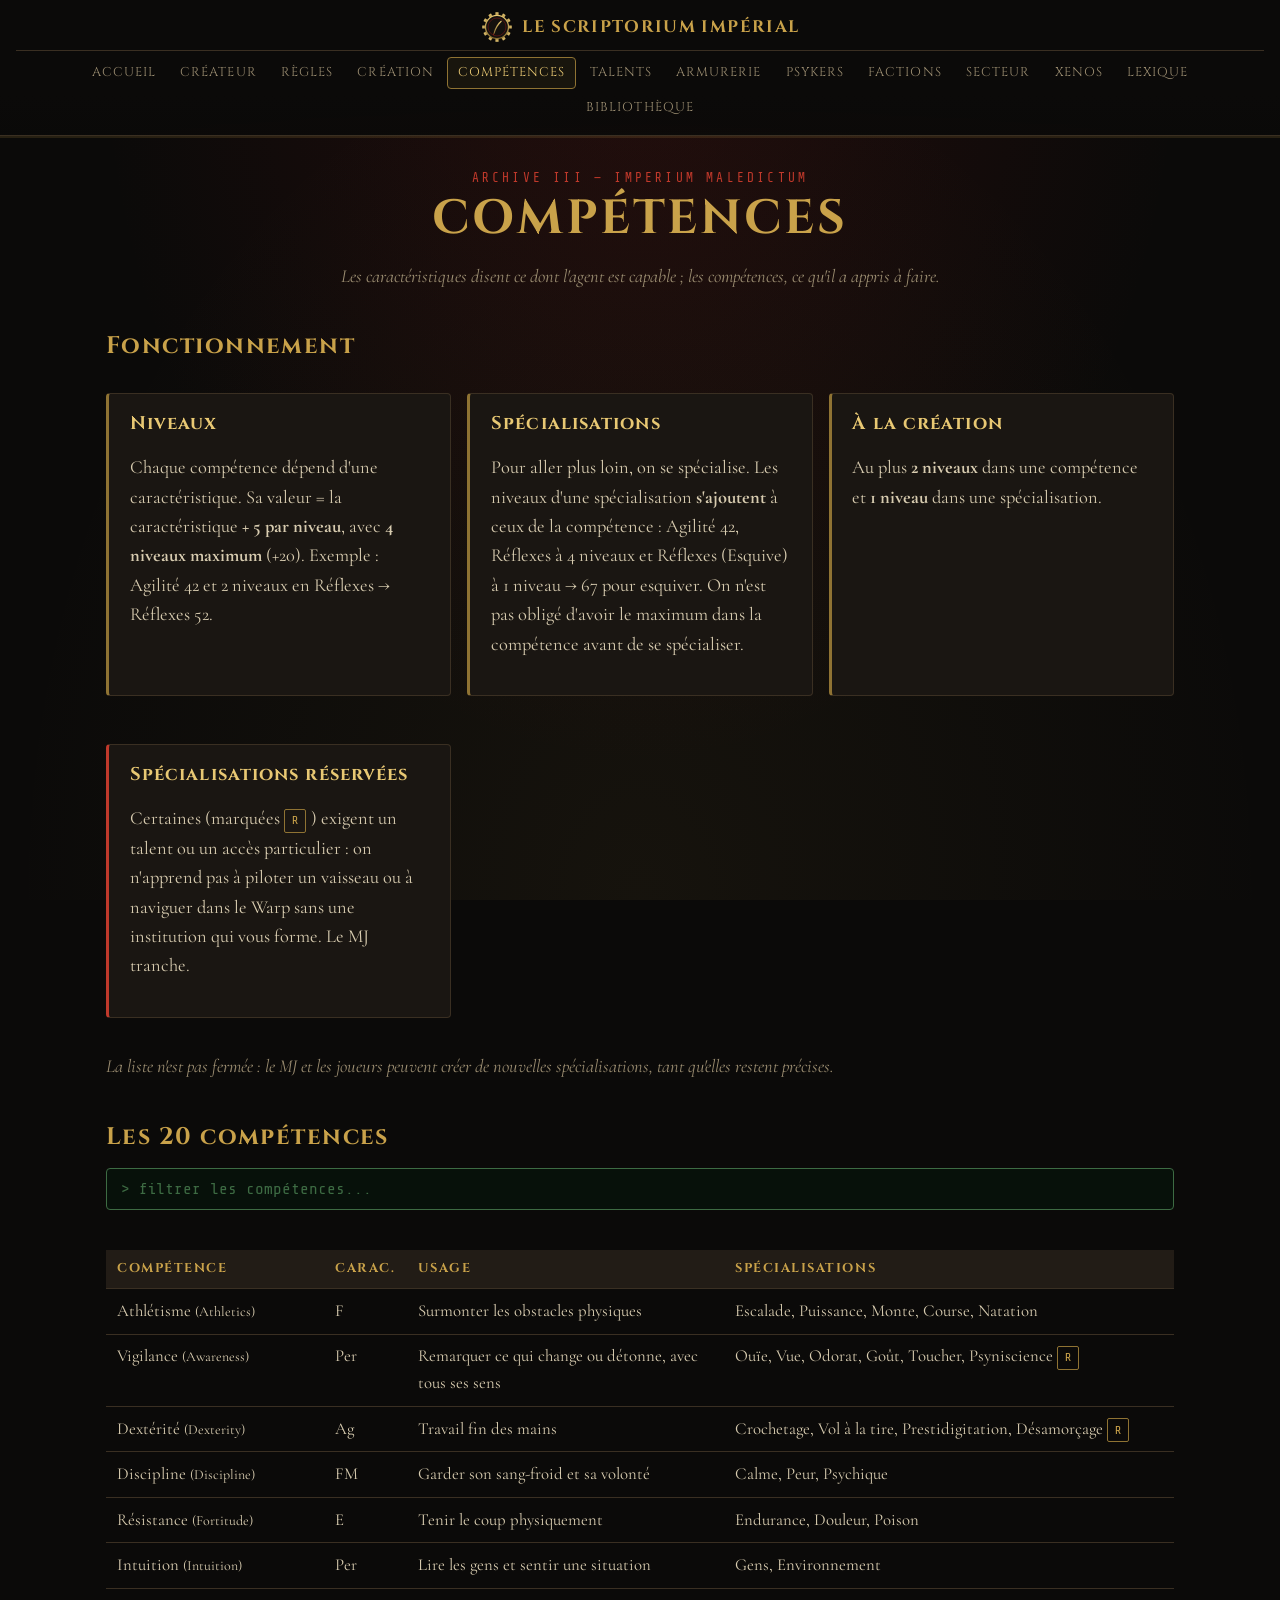
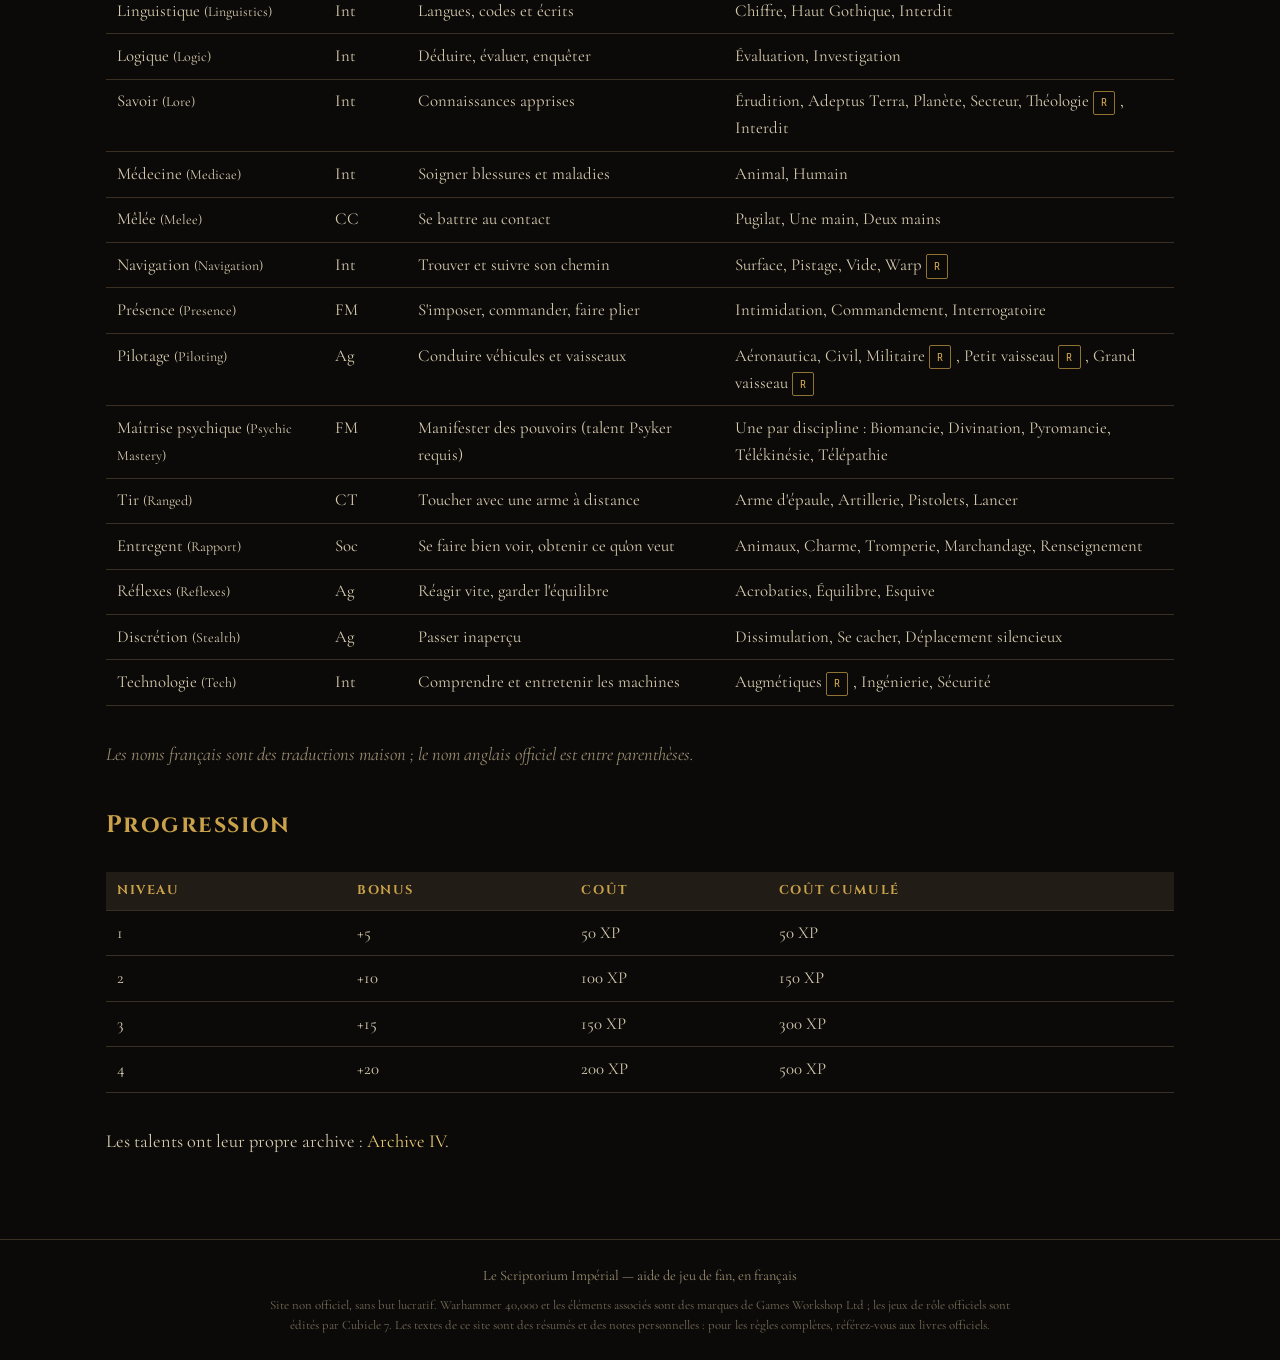
<file: competences.html>
<!doctype html>
<html lang="fr">
<head>
  <meta charset="utf-8">
  <meta name="viewport" content="width=device-width, initial-scale=1">
  <title>Compétences — Le Scriptorium Impérial</title>
  <link rel="preconnect" href="https://fonts.googleapis.com">
  <link rel="preconnect" href="https://fonts.gstatic.com" crossorigin>
  <link href="https://fonts.googleapis.com/css2?family=Cinzel:wght@500;700&family=Cormorant+Garamond:ital,wght@0,400;0,600;1,400&family=Share+Tech+Mono&display=swap" rel="stylesheet">
  <link rel="stylesheet" href="css/style.css?v=10">
  <script src="js/main.js?v=10" defer></script>
</head>
<body>
  <main>
    <header class="page-title">
      <div class="kicker">Archive III — Imperium Maledictum</div>
      <h1>Compétences</h1>
      <p class="lead">Les caractéristiques disent ce dont l'agent est capable ; les compétences, ce qu'il a appris à faire.</p>
    </header>

    <h2>Fonctionnement</h2>
    <div class="grid-2">
      <div class="panel">
        <h3>Niveaux</h3>
        <p>
          Chaque compétence dépend d'une caractéristique. Sa valeur = la caractéristique <strong>+ 5 par niveau</strong>,
          avec <strong>4 niveaux maximum</strong> (+20). Exemple : Agilité 42 et 2 niveaux en Réflexes → Réflexes 52.
        </p>
      </div>
      <div class="panel">
        <h3>Spécialisations</h3>
        <p>
          Pour aller plus loin, on se spécialise. Les niveaux d'une spécialisation <strong>s'ajoutent</strong> à ceux de la
          compétence : Agilité 42, Réflexes à 4 niveaux et Réflexes (Esquive) à 1 niveau → 67 pour esquiver.
          On n'est pas obligé d'avoir le maximum dans la compétence avant de se spécialiser.
        </p>
      </div>
      <div class="panel">
        <h3>À la création</h3>
        <p>Au plus <strong>2 niveaux</strong> dans une compétence et <strong>1 niveau</strong> dans une spécialisation.</p>
      </div>
      <div class="panel warn">
        <h3>Spécialisations réservées</h3>
        <p>
          Certaines (marquées <span class="tag">R</span>) exigent un talent ou un accès particulier : on n'apprend pas à piloter
          un vaisseau ou à naviguer dans le Warp sans une institution qui vous forme. Le MJ tranche.
        </p>
      </div>
    </div>
    <p style="color:var(--muted);font-style:italic">La liste n'est pas fermée : le MJ et les joueurs peuvent créer de nouvelles spécialisations, tant qu'elles restent précises.</p>

    <h2>Les 20 compétences</h2>
    <input class="search" id="skill-search" type="search" placeholder="> filtrer les compétences..." aria-label="Filtrer les compétences">
    <div class="table-wrap">
      <table id="skill-table">
        <thead><tr><th>Compétence</th><th>Carac.</th><th>Usage</th><th>Spécialisations</th></tr></thead>
        <tbody>
          <tr><td>Athlétisme <small>(Athletics)</small></td><td>F</td><td>Surmonter les obstacles physiques</td><td>Escalade, Puissance, Monte, Course, Natation</td></tr>
          <tr><td>Vigilance <small>(Awareness)</small></td><td>Per</td><td>Remarquer ce qui change ou détonne, avec tous ses sens</td><td>Ouïe, Vue, Odorat, Goût, Toucher, Psyniscience <span class="tag">R</span></td></tr>
          <tr><td>Dextérité <small>(Dexterity)</small></td><td>Ag</td><td>Travail fin des mains</td><td>Crochetage, Vol à la tire, Prestidigitation, Désamorçage <span class="tag">R</span></td></tr>
          <tr><td>Discipline <small>(Discipline)</small></td><td>FM</td><td>Garder son sang-froid et sa volonté</td><td>Calme, Peur, Psychique</td></tr>
          <tr><td>Résistance <small>(Fortitude)</small></td><td>E</td><td>Tenir le coup physiquement</td><td>Endurance, Douleur, Poison</td></tr>
          <tr><td>Intuition <small>(Intuition)</small></td><td>Per</td><td>Lire les gens et sentir une situation</td><td>Gens, Environnement</td></tr>
          <tr><td>Linguistique <small>(Linguistics)</small></td><td>Int</td><td>Langues, codes et écrits</td><td>Chiffre, Haut Gothique, Interdit</td></tr>
          <tr><td>Logique <small>(Logic)</small></td><td>Int</td><td>Déduire, évaluer, enquêter</td><td>Évaluation, Investigation</td></tr>
          <tr><td>Savoir <small>(Lore)</small></td><td>Int</td><td>Connaissances apprises</td><td>Érudition, Adeptus Terra, Planète, Secteur, Théologie <span class="tag">R</span>, Interdit</td></tr>
          <tr><td>Médecine <small>(Medicae)</small></td><td>Int</td><td>Soigner blessures et maladies</td><td>Animal, Humain</td></tr>
          <tr><td>Mêlée <small>(Melee)</small></td><td>CC</td><td>Se battre au contact</td><td>Pugilat, Une main, Deux mains</td></tr>
          <tr><td>Navigation <small>(Navigation)</small></td><td>Int</td><td>Trouver et suivre son chemin</td><td>Surface, Pistage, Vide, Warp <span class="tag">R</span></td></tr>
          <tr><td>Présence <small>(Presence)</small></td><td>FM</td><td>S'imposer, commander, faire plier</td><td>Intimidation, Commandement, Interrogatoire</td></tr>
          <tr><td>Pilotage <small>(Piloting)</small></td><td>Ag</td><td>Conduire véhicules et vaisseaux</td><td>Aéronautica, Civil, Militaire <span class="tag">R</span>, Petit vaisseau <span class="tag">R</span>, Grand vaisseau <span class="tag">R</span></td></tr>
          <tr><td>Maîtrise psychique <small>(Psychic Mastery)</small></td><td>FM</td><td>Manifester des pouvoirs (talent Psyker requis)</td><td>Une par discipline : Biomancie, Divination, Pyromancie, Télékinésie, Télépathie</td></tr>
          <tr><td>Tir <small>(Ranged)</small></td><td>CT</td><td>Toucher avec une arme à distance</td><td>Arme d'épaule, Artillerie, Pistolets, Lancer</td></tr>
          <tr><td>Entregent <small>(Rapport)</small></td><td>Soc</td><td>Se faire bien voir, obtenir ce qu'on veut</td><td>Animaux, Charme, Tromperie, Marchandage, Renseignement</td></tr>
          <tr><td>Réflexes <small>(Reflexes)</small></td><td>Ag</td><td>Réagir vite, garder l'équilibre</td><td>Acrobaties, Équilibre, Esquive</td></tr>
          <tr><td>Discrétion <small>(Stealth)</small></td><td>Ag</td><td>Passer inaperçu</td><td>Dissimulation, Se cacher, Déplacement silencieux</td></tr>
          <tr><td>Technologie <small>(Tech)</small></td><td>Int</td><td>Comprendre et entretenir les machines</td><td>Augmétiques <span class="tag">R</span>, Ingénierie, Sécurité</td></tr>
        </tbody>
      </table>
    </div>
    <p style="color:var(--muted);font-style:italic">Les noms français sont des traductions maison ; le nom anglais officiel est entre parenthèses.</p>

    <h2>Progression</h2>
    <div class="table-wrap">
      <table>
        <thead><tr><th>Niveau</th><th>Bonus</th><th>Coût</th><th>Coût cumulé</th></tr></thead>
        <tbody>
          <tr><td>1</td><td>+5</td><td>50 XP</td><td>50 XP</td></tr>
          <tr><td>2</td><td>+10</td><td>100 XP</td><td>150 XP</td></tr>
          <tr><td>3</td><td>+15</td><td>150 XP</td><td>300 XP</td></tr>
          <tr><td>4</td><td>+20</td><td>200 XP</td><td>500 XP</td></tr>
        </tbody>
      </table>
    </div>
    <p>Les talents ont leur propre archive : <a href="talents.html">Archive IV</a>.</p>
  </main>
  <script>
    // Filtre du tableau des compétences
    document.addEventListener("DOMContentLoaded", () => {
      const input = document.querySelector("#skill-search");
      const rows = [...document.querySelectorAll("#skill-table tbody tr")];
      input.addEventListener("input", () => {
        const q = input.value.trim().toLowerCase();
        rows.forEach((r) => (r.style.display = !q || r.textContent.toLowerCase().includes(q) ? "" : "none"));
      });
    });
  </script>
</body>
</html>
</file>
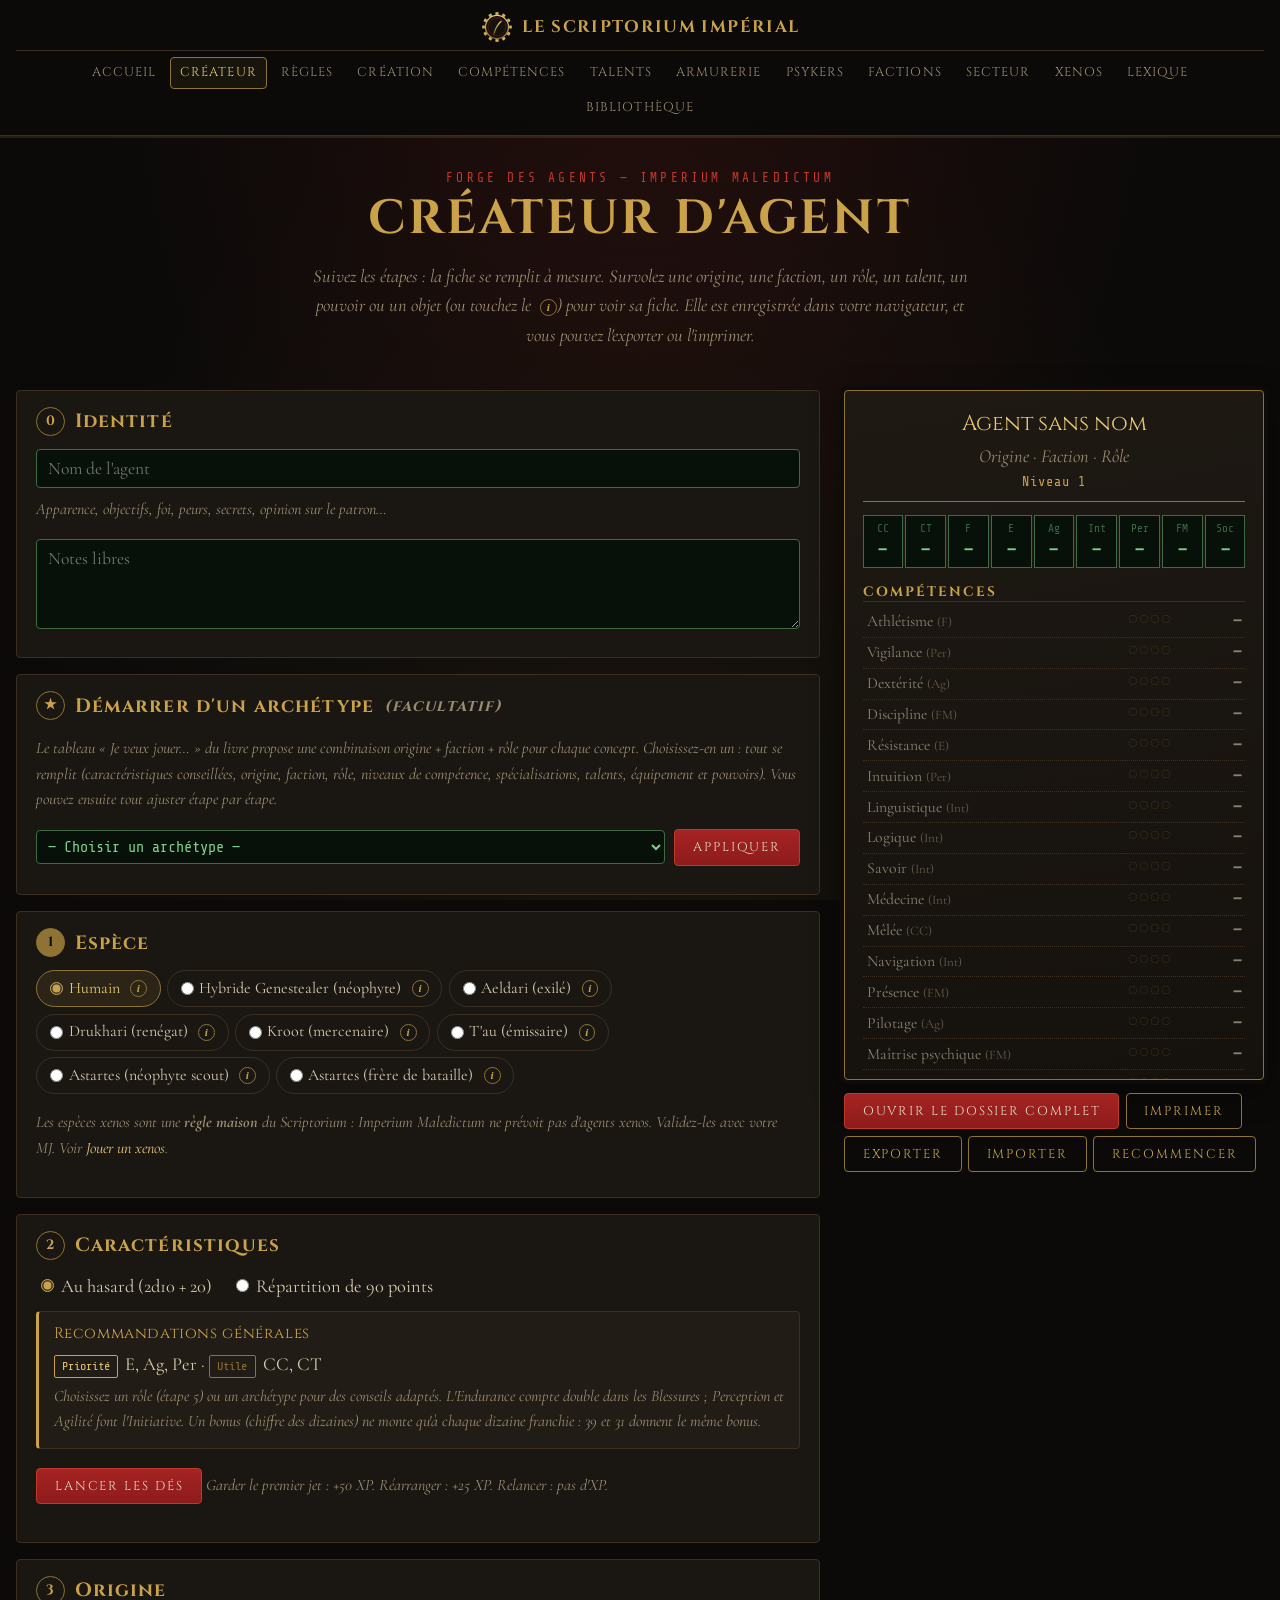
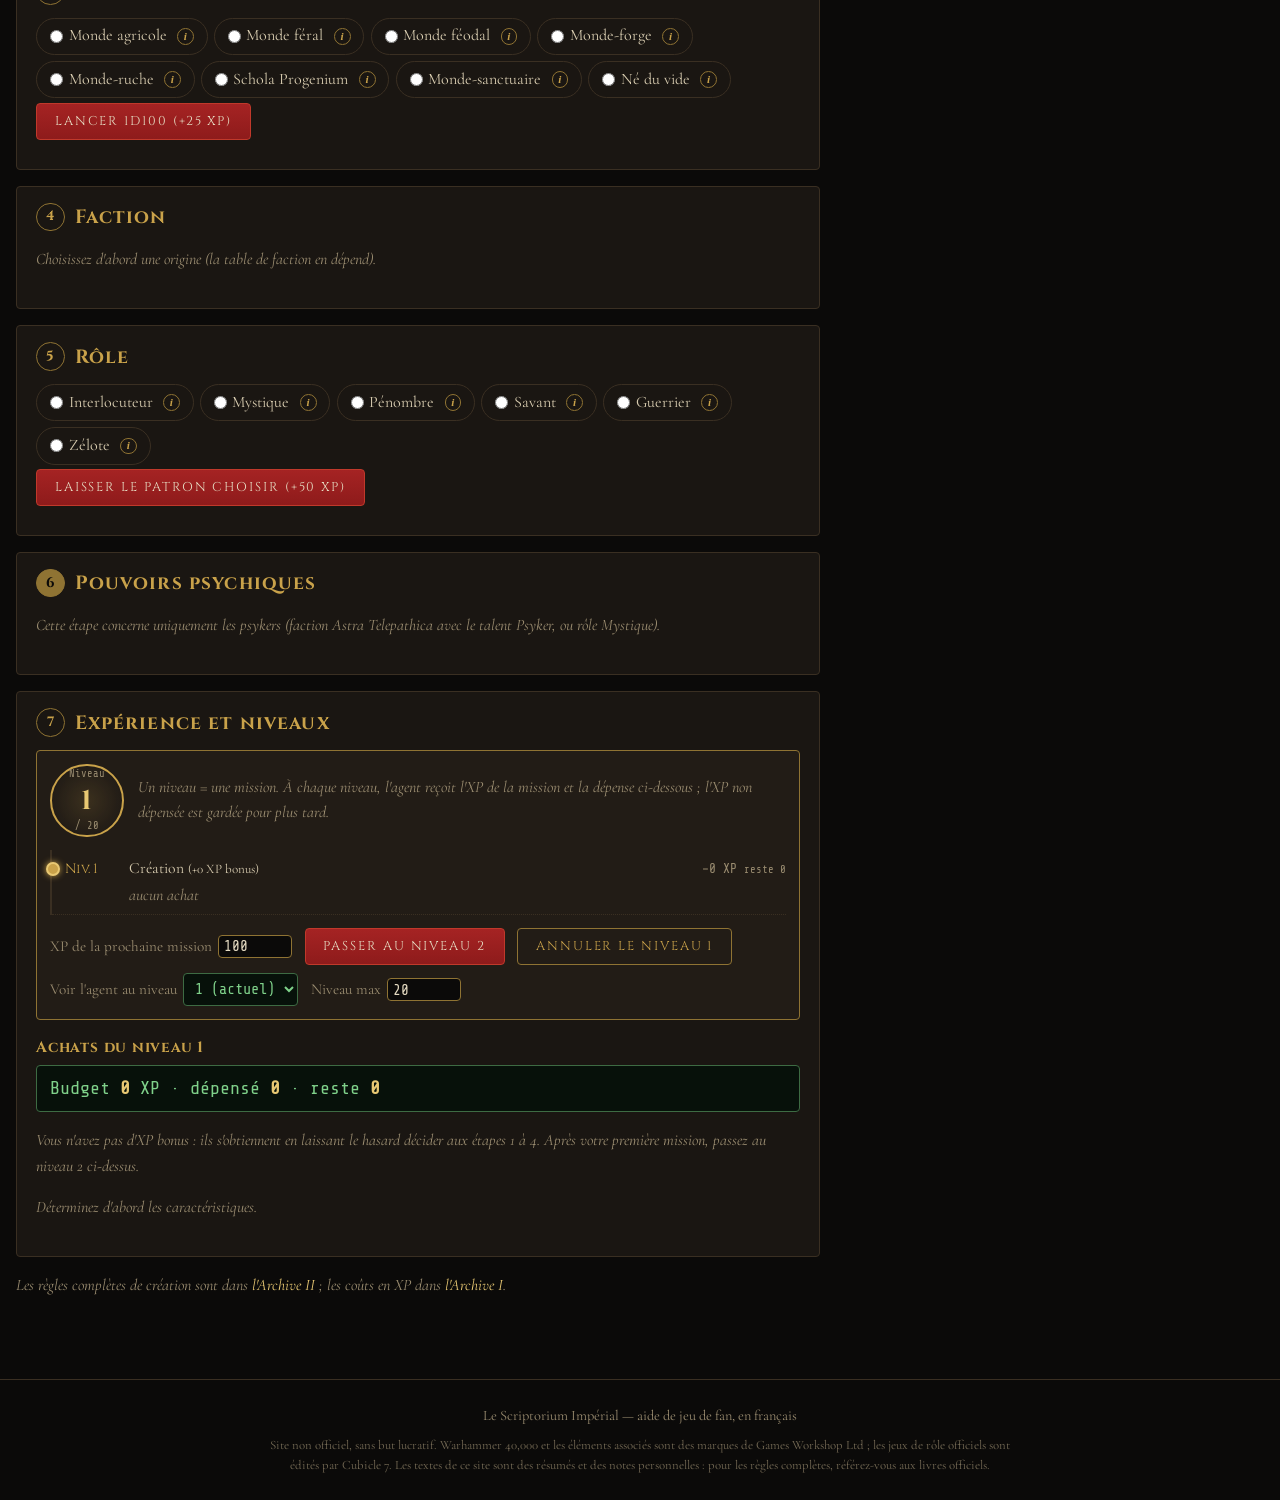
<file: createur.html>
<!doctype html>
<html lang="fr">
<head>
  <meta charset="utf-8">
  <meta name="viewport" content="width=device-width, initial-scale=1">
  <title>Créateur d'agent — Le Scriptorium Impérial</title>
  <link rel="preconnect" href="https://fonts.googleapis.com">
  <link rel="preconnect" href="https://fonts.gstatic.com" crossorigin>
  <link href="https://fonts.googleapis.com/css2?family=Cinzel:wght@500;700&family=Cormorant+Garamond:ital,wght@0,400;0,600;1,400&family=Share+Tech+Mono&family=VT323&display=swap" rel="stylesheet">
  <link rel="stylesheet" href="css/style.css?v=10">
  <link rel="stylesheet" href="css/dossier.css?v=10">
  <script src="js/main.js?v=10" defer></script>
  <script src="js/createur-data.js?v=10" defer></script>
  <script src="js/createur-infos.js?v=10" defer></script>
  <script src="js/createur.js?v=10" defer></script>
  <style>
    main { max-width: 1280px; }
    .forge { display: grid; grid-template-columns: minmax(0, 1fr) minmax(0, 420px); gap: 1.5rem; align-items: start; }
    @media (max-width: 960px) { .forge { grid-template-columns: minmax(0, 1fr); } }

    .step { background: var(--panel); border: 1px solid var(--line); border-radius: var(--radius); padding: 1rem 1.2rem 1.2rem; margin-bottom: 1rem; }
    .step > h2 { margin: 0 0 0.8rem; font-size: 1.2rem; display: flex; align-items: center; gap: 0.6rem; }
    .step > h2 .n {
      display: inline-grid; place-items: center; width: 1.8rem; height: 1.8rem; border-radius: 50%;
      border: 1px solid var(--gold-soft); font-size: 0.85rem; color: var(--gold); flex-shrink: 0;
    }
    .step.done > h2 .n { background: var(--gold-soft); color: var(--bg); }
    .step h4 { font-family: var(--font-title); color: var(--gold); margin: 1.1rem 0 0.5rem; font-size: 0.95rem; letter-spacing: 0.05em; }
    .hint { color: var(--muted); font-style: italic; font-size: 1rem; }
    .row { display: flex; flex-wrap: wrap; gap: 0.6rem; align-items: center; margin-bottom: 0.6rem; }
    .row .select { flex: 1 1 220px; min-width: 0; max-width: 100%; }
    .steps .select { max-width: 100%; }
    .seg { display: flex; flex-wrap: wrap; gap: 0.4rem 1.2rem; margin: 0.4rem 0; }
    .seg.col { flex-direction: column; }
    .seg label { cursor: pointer; }
    input[type="radio"], input[type="checkbox"] { accent-color: var(--gold); }

    .carac-grid { display: grid; grid-template-columns: repeat(auto-fill, minmax(84px, 1fr)); gap: 0.5rem; margin-top: 0.5rem; }
    .carac {
      display: flex; flex-direction: column; align-items: center; gap: 0.15rem; padding: 0.5rem 0.3rem;
      background: var(--slate-bg); border: 1px solid var(--slate-dim); border-radius: var(--radius); color: var(--slate);
      font-family: var(--font-mono);
    }
    button.carac { cursor: pointer; }
    .carac.reco-1 { border-color: var(--gold); box-shadow: inset 0 0 0 1px rgba(201, 162, 74, 0.35); }
    .carac.reco-1 span::after { content: " ★"; color: var(--gold-bright); }
    .carac.reco-2 { border-color: var(--gold-soft); }
    .carac.reco-2 span::after { content: " ☆"; color: var(--gold-soft); }
    .reco { border: 1px solid var(--line); border-left: 3px solid var(--gold); border-radius: var(--radius); background: var(--panel-2); padding: 0.6rem 0.9rem; margin: 0.6rem 0 0.8rem; }
    .reco p { margin: 0.25rem 0; }
    .reco-head { font-family: var(--font-title); color: var(--gold); font-size: 0.95rem; letter-spacing: 0.04em; }
    .reco-chip { display: inline-block; font-family: var(--font-mono); font-size: 0.75rem; padding: 0.05rem 0.45rem; border-radius: 2px; border: 1px solid; margin-right: 0.2rem; }
    .reco-chip.p1 { color: var(--gold-bright); border-color: var(--gold); }
    .reco-chip.p2 { color: var(--gold-soft); border-color: var(--gold-soft); }
    .btn.small { font-size: 0.7rem; padding: 0.35rem 0.7rem; margin-left: 0.3rem; }
    .carac.sel { border-color: var(--gold-bright); box-shadow: 0 0 0 2px rgba(232, 200, 115, 0.3); }
    .carac span { font-size: 0.8rem; color: var(--slate-dim); }
    .carac strong { font-size: 1.4rem; }

    .stepper { display: inline-flex; align-items: center; gap: 0.3rem; }
    .stepper button {
      width: 1.8rem; height: 1.8rem; border-radius: var(--radius); cursor: pointer;
      background: var(--panel-2); border: 1px solid var(--gold-soft); color: var(--gold-bright); font-size: 1rem; line-height: 1;
    }
    .stepper button:disabled { opacity: 0.3; cursor: default; }
    .stepper .val { font-family: var(--font-mono); min-width: 1.2rem; text-align: center; }
    .adv-list { display: grid; grid-template-columns: repeat(auto-fill, minmax(230px, 1fr)); gap: 0.3rem 1rem; }
    .adv { display: flex; justify-content: space-between; align-items: center; border-bottom: 1px dashed var(--line); padding: 0.2rem 0; }
    .adv small { color: var(--muted); }

    .chips { display: flex; flex-wrap: wrap; gap: 0.4rem; margin: 0.3rem 0; }
    .chip {
      display: inline-flex; align-items: center; gap: 0.35rem; cursor: pointer; font-size: 1rem;
      border: 1px solid var(--line); border-radius: 999px; padding: 0.15rem 0.7rem; color: var(--text);
    }
    .chip input { margin: 0; }
    .chip.on { border-color: var(--gold-soft); background: rgba(201, 162, 74, 0.1); color: var(--gold-bright); }
    .chip.dis { opacity: 0.4; cursor: default; }
    ul.equip { margin: 0.3rem 0; padding-left: 1.2rem; }
    ul.equip li { margin: 0.25rem 0; }
    ul.equip .select { max-width: 100%; }

    .text-field, textarea.text-field {
      width: 100%; background: var(--slate-bg); border: 1px solid var(--slate-dim); color: var(--parchment);
      font-family: var(--font-body); font-size: 1.1rem; padding: 0.5rem 0.7rem; border-radius: var(--radius);
    }
    textarea.text-field { min-height: 90px; resize: vertical; }

    .xp-bar {
      font-family: var(--font-mono); color: var(--slate); background: var(--slate-bg); border: 1px solid var(--slate-dim);
      border-radius: var(--radius); padding: 0.5rem 0.8rem; margin-bottom: 0.6rem;
    }
    .xp-bar.over { color: var(--crimson-bright); border-color: var(--crimson); }
    .xp-bar strong { color: var(--gold-bright); }
    .warn-txt { color: var(--crimson-bright); }
    .chip .x { background: none; border: none; color: var(--gold-bright); cursor: pointer; font-size: 1.1rem; line-height: 1; padding: 0 0 0 0.2rem; }
    .row .btn { white-space: nowrap; }

    /* Pop-ups descriptifs */
    .chips.cards .card { padding: 0.3rem 0.8rem; }
    .tipped { border-bottom: 1px dotted var(--gold-soft); cursor: help; }
    .info {
      display: inline-grid; place-items: center; width: 1.05rem; height: 1.05rem; margin-left: 0.3rem; flex-shrink: 0;
      border: 1px solid var(--gold-soft); border-radius: 50%; color: var(--gold); cursor: pointer;
      font: italic 700 0.7rem/1 Georgia, serif;
    }
    .info:hover, .info:focus-visible { background: var(--gold-soft); color: var(--bg); outline: none; }
    #tooltip {
      position: fixed; z-index: 200; width: min(360px, calc(100vw - 16px)); pointer-events: none;
      background: linear-gradient(170deg, #221c15, #14100c); border: 1px solid var(--gold-soft);
      border-radius: var(--radius); box-shadow: 0 0 0 3px #0b0907, 0 14px 40px rgba(0,0,0,0.6);
      padding: 0.8rem 0.95rem; font-size: 1rem; line-height: 1.45; color: var(--text);
    }
    #tooltip[hidden] { display: none; }
    #tooltip.pinned { pointer-events: auto; }
    #tooltip p { margin: 0.35rem 0; }
    .tt-kicker { font-family: var(--font-mono); font-size: 0.72rem; letter-spacing: 0.15em; text-transform: uppercase; color: var(--crimson-bright); }
    .tt-title { font-family: var(--font-title); color: var(--gold-bright); font-size: 1.1rem; letter-spacing: 0.04em; }
    .tt-en { font-family: var(--font-mono); font-size: 0.75rem; color: var(--muted); }
    .tt-row { display: flex; gap: 0.6rem; justify-content: space-between; border-top: 1px dotted var(--line); padding: 0.2rem 0; font-size: 0.95rem; }
    .tt-row span { color: var(--muted); flex-shrink: 0; }
    .tt-row strong { font-weight: 600; color: var(--parchment); text-align: right; }
    .tt-grid { display: block; }
    .preview:not(:empty) { border: 1px solid var(--line); border-left: 3px solid var(--gold-soft); border-radius: var(--radius); padding: 0.6rem 0.8rem; margin: 0.2rem 0 0.8rem; background: var(--panel-2); }
    @media print { #tooltip, .info { display: none !important; } .tipped { border: none; } }

    /* Fiche */
    .sheet-wrap { position: sticky; top: 120px; }
    @media (max-width: 960px) { .sheet-wrap { position: static; } }
    #sheet {
      background: linear-gradient(170deg, #1e1913, #15110d); border: 1px solid var(--gold-soft); border-radius: var(--radius);
      padding: 1rem 1.1rem; box-shadow: 0 0 0 4px #0e0b08, 0 10px 30px rgba(0,0,0,0.5);
      max-height: calc(100vh - 210px); overflow-y: auto;
    }
    @media (max-width: 960px) { #sheet { max-height: none; } }
    #sheet h4 { font-family: var(--font-title); color: var(--gold); font-size: 0.85rem; letter-spacing: 0.15em; text-transform: uppercase; margin: 1rem 0 0.3rem; border-bottom: 1px solid var(--line); }
    #sheet p { margin: 0.2rem 0; font-size: 1.02rem; }
    .sheet-head { text-align: center; border-bottom: 1px solid var(--gold-soft); padding-bottom: 0.5rem; }
    .sheet-name { font-family: var(--font-title); font-size: 1.35rem; color: var(--gold-bright); }
    .sheet-sub { color: var(--muted); font-style: italic; }
    .sheet-caracs { display: grid; grid-template-columns: repeat(9, 1fr); gap: 2px; margin: 0.8rem 0 0.4rem; text-align: center; }
    .sheet-caracs div { background: var(--slate-bg); border: 1px solid var(--slate-dim); padding: 0.25rem 0; font-family: var(--font-mono); color: var(--slate); }
    .sheet-caracs span { display: block; font-size: 0.7rem; color: var(--slate-dim); }
    .sheet-caracs strong { display: block; font-size: 1rem; }
    .sheet-caracs small { font-size: 0.65rem; color: var(--slate-dim); }
    @media (max-width: 420px) { .sheet-caracs { grid-template-columns: repeat(5, 1fr); } }
    .sheet-derived { display: grid; grid-template-columns: repeat(3, 1fr); gap: 0.3rem; margin-top: 0.5rem; }
    .sheet-derived div { border: 1px solid var(--line); text-align: center; padding: 0.25rem; }
    .sheet-derived span { display: block; font-size: 0.75rem; color: var(--muted); font-family: var(--font-title); letter-spacing: 0.05em; }
    .sheet-derived strong { font-family: var(--font-mono); color: var(--gold-bright); font-size: 1.1rem; }
    .sheet-skills { margin: 0; font-size: 0.98rem; }
    .sheet-skills td { padding: 0.15rem 0.3rem; border-bottom: 1px dotted var(--line); }
    .sheet-skills td:nth-child(2) { color: var(--gold-soft); letter-spacing: 0.1em; font-size: 0.8rem; white-space: nowrap; }
    .sheet-skills td:last-child { text-align: right; font-family: var(--font-mono); }
    .sheet-skills tr:not(.trained) { opacity: 0.6; }
    .sheet-skills small { color: var(--muted); }
    .spec { font-size: 0.9rem; color: var(--gold-bright); padding-left: 0.6rem; }
    .spec strong { font-family: var(--font-mono); }
    .sheet-actions { display: flex; flex-wrap: wrap; gap: 0.4rem; margin-top: 0.8rem; }
    .btn.ghost { background: none; border-color: var(--gold-soft); color: var(--gold); }

    /* Progression par niveau */
    .sheet-lvl { font-family: var(--font-mono); font-size: 0.85rem; color: var(--gold); letter-spacing: 0.08em; }
    .sheet-lvl em { color: var(--muted); }
    .lvl-box { border: 1px solid var(--gold-soft); border-radius: var(--radius); background: var(--panel-2); padding: 0.8rem; margin-bottom: 1rem; }
    .lvl-head { display: flex; gap: 0.9rem; align-items: center; }
    .lvl-head .hint { margin: 0; }
    .lvl-badge { flex-shrink: 0; display: grid; place-items: center; width: 4.6rem; height: 4.6rem; border: 2px solid var(--gold); border-radius: 50%; text-align: center; line-height: 1; background: radial-gradient(circle, rgba(201,162,74,0.15), transparent 70%); }
    .lvl-badge strong { font-family: var(--font-title); font-size: 1.7rem; color: var(--gold-bright); }
    .lvl-badge small { font-family: var(--font-mono); font-size: 0.65rem; color: var(--muted); }
    .lvl-log { list-style: none; margin: 0.8rem 0; padding: 0; border-left: 2px solid var(--line); }
    .lvl-log li { position: relative; display: grid; grid-template-columns: 3.4rem minmax(0, 1fr) auto; gap: 0.15rem 0.6rem; align-items: baseline; padding: 0.35rem 0 0.35rem 0.8rem; border-bottom: 1px dotted var(--line); }
    .lvl-log li::before { content: ""; position: absolute; left: -6px; top: 0.75rem; width: 10px; height: 10px; border-radius: 50%; background: var(--panel-2); border: 2px solid var(--gold-soft); }
    .lvl-log li.cur::before { background: var(--gold); border-color: var(--gold-bright); box-shadow: 0 0 6px var(--gold); }
    .lvl-n { font-family: var(--font-title); color: var(--gold); font-size: 0.85rem; }
    .lvl-gain { font-size: 0.98rem; }
    .lvl-items { grid-column: 2 / -1; grid-row: 2; font-size: 0.92rem; color: var(--text); }
    .lvl-cost { font-family: var(--font-mono); font-size: 0.8rem; color: var(--muted); text-align: right; white-space: nowrap; }
    .lvl-in { width: 4.6rem; background: var(--bg); color: var(--parchment); border: 1px solid var(--gold-soft); border-radius: var(--radius); padding: 0.15rem 0.3rem; font-family: var(--font-mono); font-size: 0.9rem; }
    .lvl-actions { display: flex; flex-wrap: wrap; gap: 0.5rem 0.8rem; align-items: center; margin-top: 0.5rem; }
    .lvl-actions label { display: flex; align-items: center; gap: 0.4rem; font-size: 0.95rem; color: var(--muted); }
    .lvl-sel { width: auto; min-width: 0; }
    .lvl-buy { font-family: var(--font-title); color: var(--gold); letter-spacing: 0.1em; }
    @media (max-width: 520px) { .lvl-log li { grid-template-columns: 3rem minmax(0, 1fr); } .lvl-cost { grid-column: 2; text-align: left; } .lvl-items { grid-row: auto; } }

    /* Impression : seule la fiche, en clair */
    @media print {
      .site-header, .site-footer, .page-title, .steps, .sheet-actions, .no-print { display: none !important; }
      body { background: #fff !important; color: #000; }
      main { padding: 0; max-width: none; }
      .forge { display: block; }
      .sheet-wrap { position: static; }
      #sheet { max-height: none; overflow: visible; background: #fff; border: 2px solid #000; box-shadow: none; color: #000; }
      #sheet *, .sheet-caracs div, .sheet-derived div { color: #000 !important; background: #fff !important; border-color: #000 !important; opacity: 1 !important; }
    }
  </style>
</head>
<body>
  <main>
    <header class="page-title">
      <div class="kicker">Forge des agents — Imperium Maledictum</div>
      <h1>Créateur d'agent</h1>
      <p class="lead">Suivez les étapes : la fiche se remplit à mesure. Survolez une origine, une faction, un rôle, un talent, un pouvoir ou un objet (ou touchez le <span class="info" style="pointer-events:none">i</span>) pour voir sa fiche. Elle est enregistrée dans votre navigateur, et vous pouvez l'exporter ou l'imprimer.</p>
    </header>

    <div class="forge">
      <div class="steps">
        <section class="step" data-step="id">
          <h2><span class="n">0</span>Identité</h2>
          <input class="text-field" id="agent-name" type="text" placeholder="Nom de l'agent" maxlength="80">
          <p class="hint" style="margin-top:0.6rem">Apparence, objectifs, foi, peurs, secrets, opinion sur le patron…</p>
          <textarea class="text-field" id="agent-notes" placeholder="Notes libres"></textarea>
        </section>
        <section class="step" data-step="archetype"><h2><span class="n">★</span>Démarrer d'un archétype <small class="hint">(facultatif)</small></h2><div id="step-archetype"></div></section>
        <section class="step" data-step="species"><h2><span class="n">1</span>Espèce</h2><div id="step-species"></div></section>
        <section class="step" data-step="car"><h2><span class="n">2</span>Caractéristiques</h2><div id="step-car"></div></section>
        <section class="step" data-step="origin"><h2><span class="n">3</span>Origine</h2><div id="step-origin"></div></section>
        <section class="step" data-step="faction"><h2><span class="n">4</span>Faction</h2><div id="step-faction"></div></section>
        <section class="step" data-step="role"><h2><span class="n">5</span>Rôle</h2><div id="step-role"></div></section>
        <section class="step" data-step="psy"><h2><span class="n">6</span>Pouvoirs psychiques</h2><div id="step-psy"></div></section>
        <section class="step" data-step="xp"><h2><span class="n">7</span>Expérience et niveaux</h2><div id="step-xp"></div></section>
        <p class="hint">Les règles complètes de création sont dans <a href="creation.html">l'Archive II</a> ; les coûts en XP dans <a href="regles.html#entre-missions">l'Archive I</a>.</p>
      </div>

      <aside class="sheet-wrap">
        <div id="sheet"></div>
        <div class="sheet-actions">
          <button class="btn" type="button" data-act="dossier-open">Ouvrir le dossier complet</button>
          <button class="btn ghost" type="button" data-act="print">Imprimer</button>
          <button class="btn ghost" type="button" data-act="export">Exporter</button>
          <button class="btn ghost" type="button" data-act="import">Importer</button>
          <button class="btn ghost" type="button" data-act="reset">Recommencer</button>
          <input type="file" id="import-file" accept="application/json,.json" hidden>
        </div>
      </aside>
    </div>
  </main>
  <div id="dossier" hidden>
    <div class="dossier-bar no-print">
      <span>&gt; terminal du cogitateur</span>
      <span><button class="btn ghost" type="button" data-act="phosphor">Phosphore vert / ambre</button>
      <button class="btn ghost" type="button" data-act="paper" id="paper-btn">PDF : écran</button>
      <button class="btn" type="button" data-act="print">Imprimer / PDF</button>
      <button class="btn ghost" type="button" data-act="dossier-close">Fermer</button></span>
    </div>
    <article id="dossier-doc" class="dossier-doc"></article>
  </div>
</body>
</html>
</file>
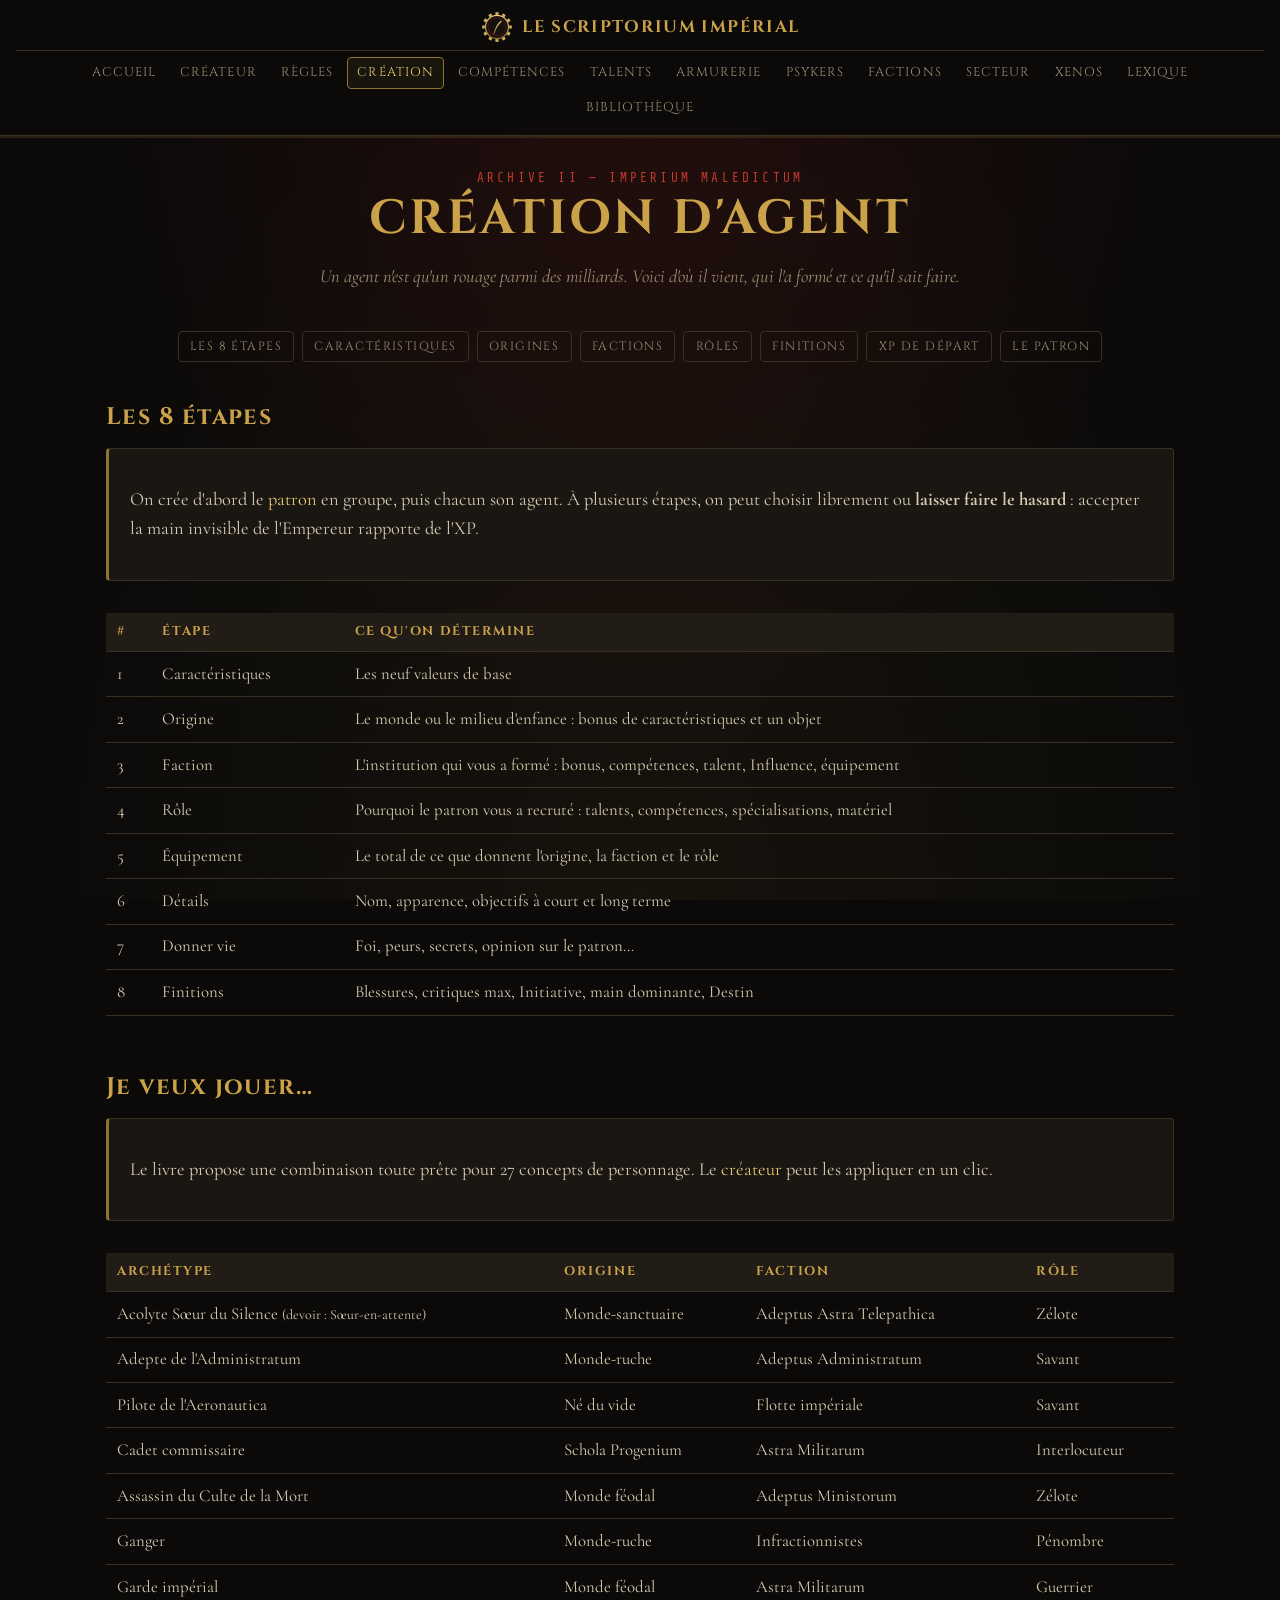
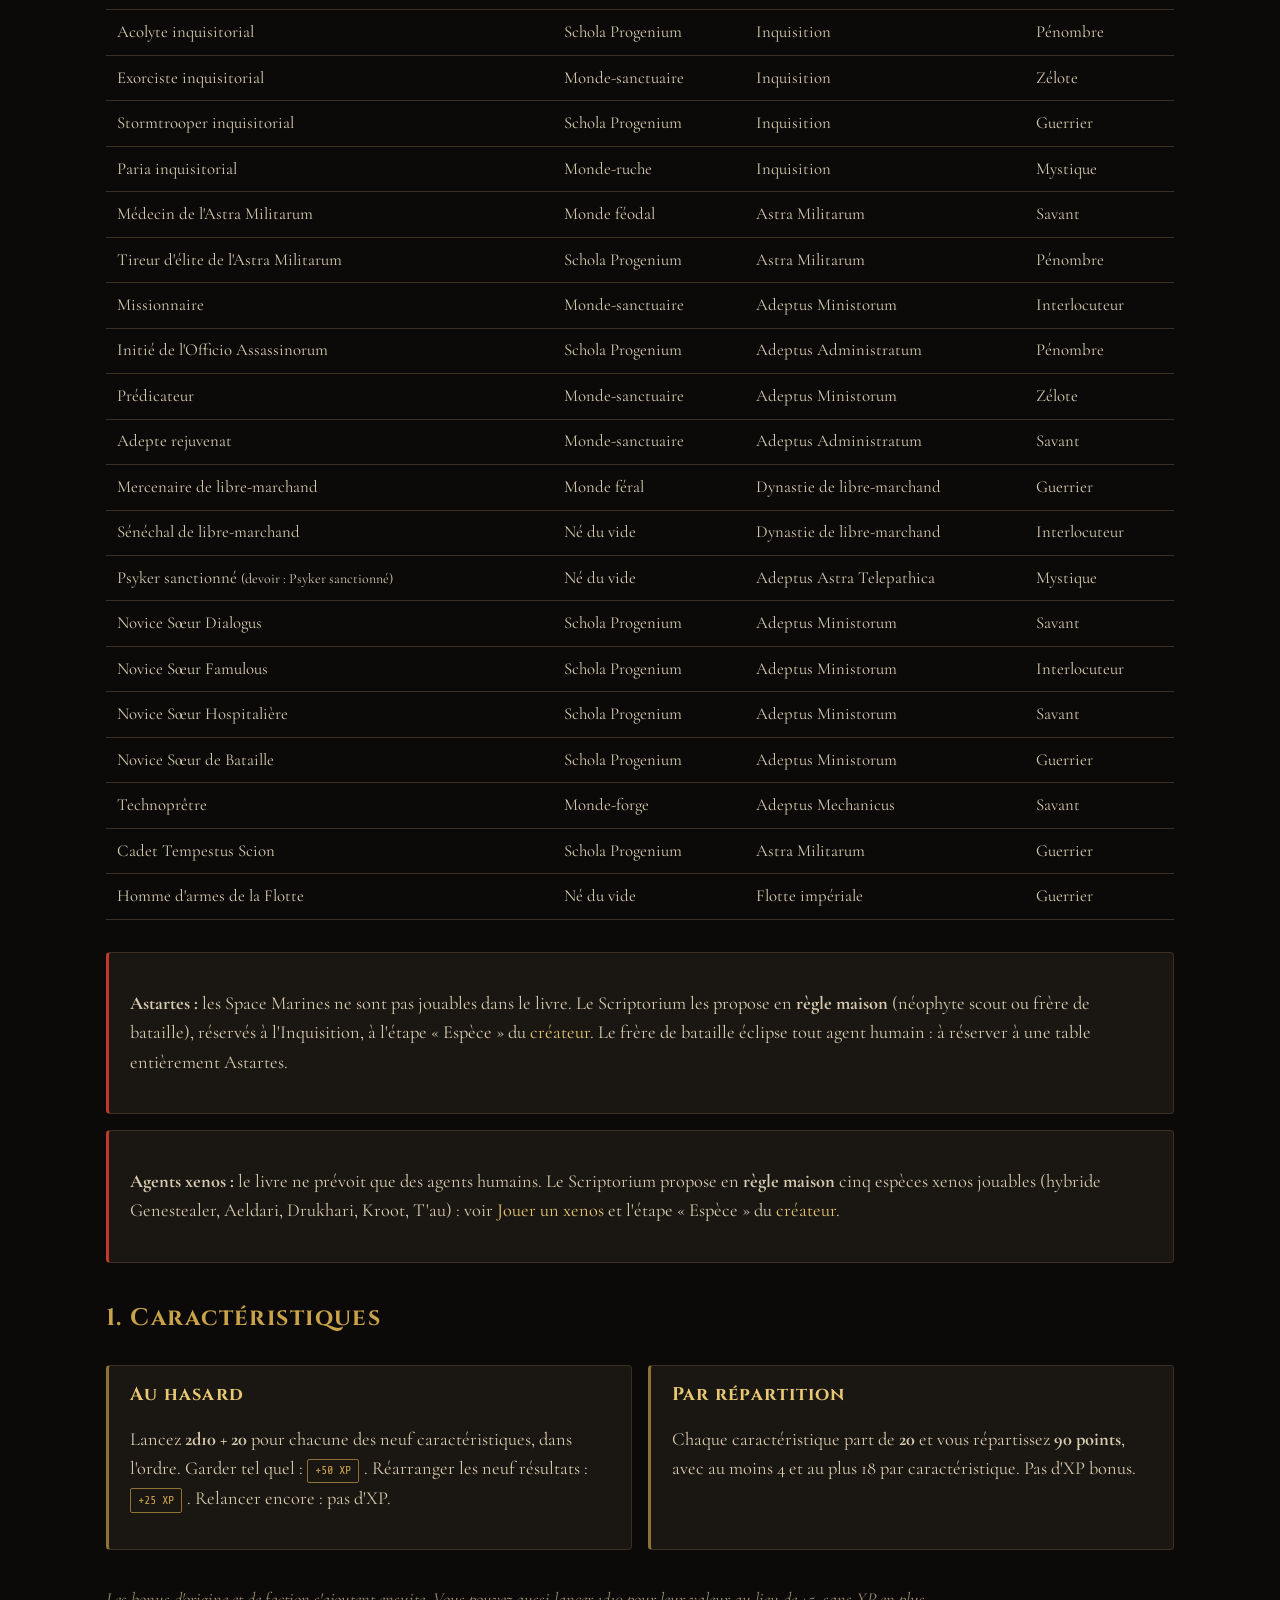
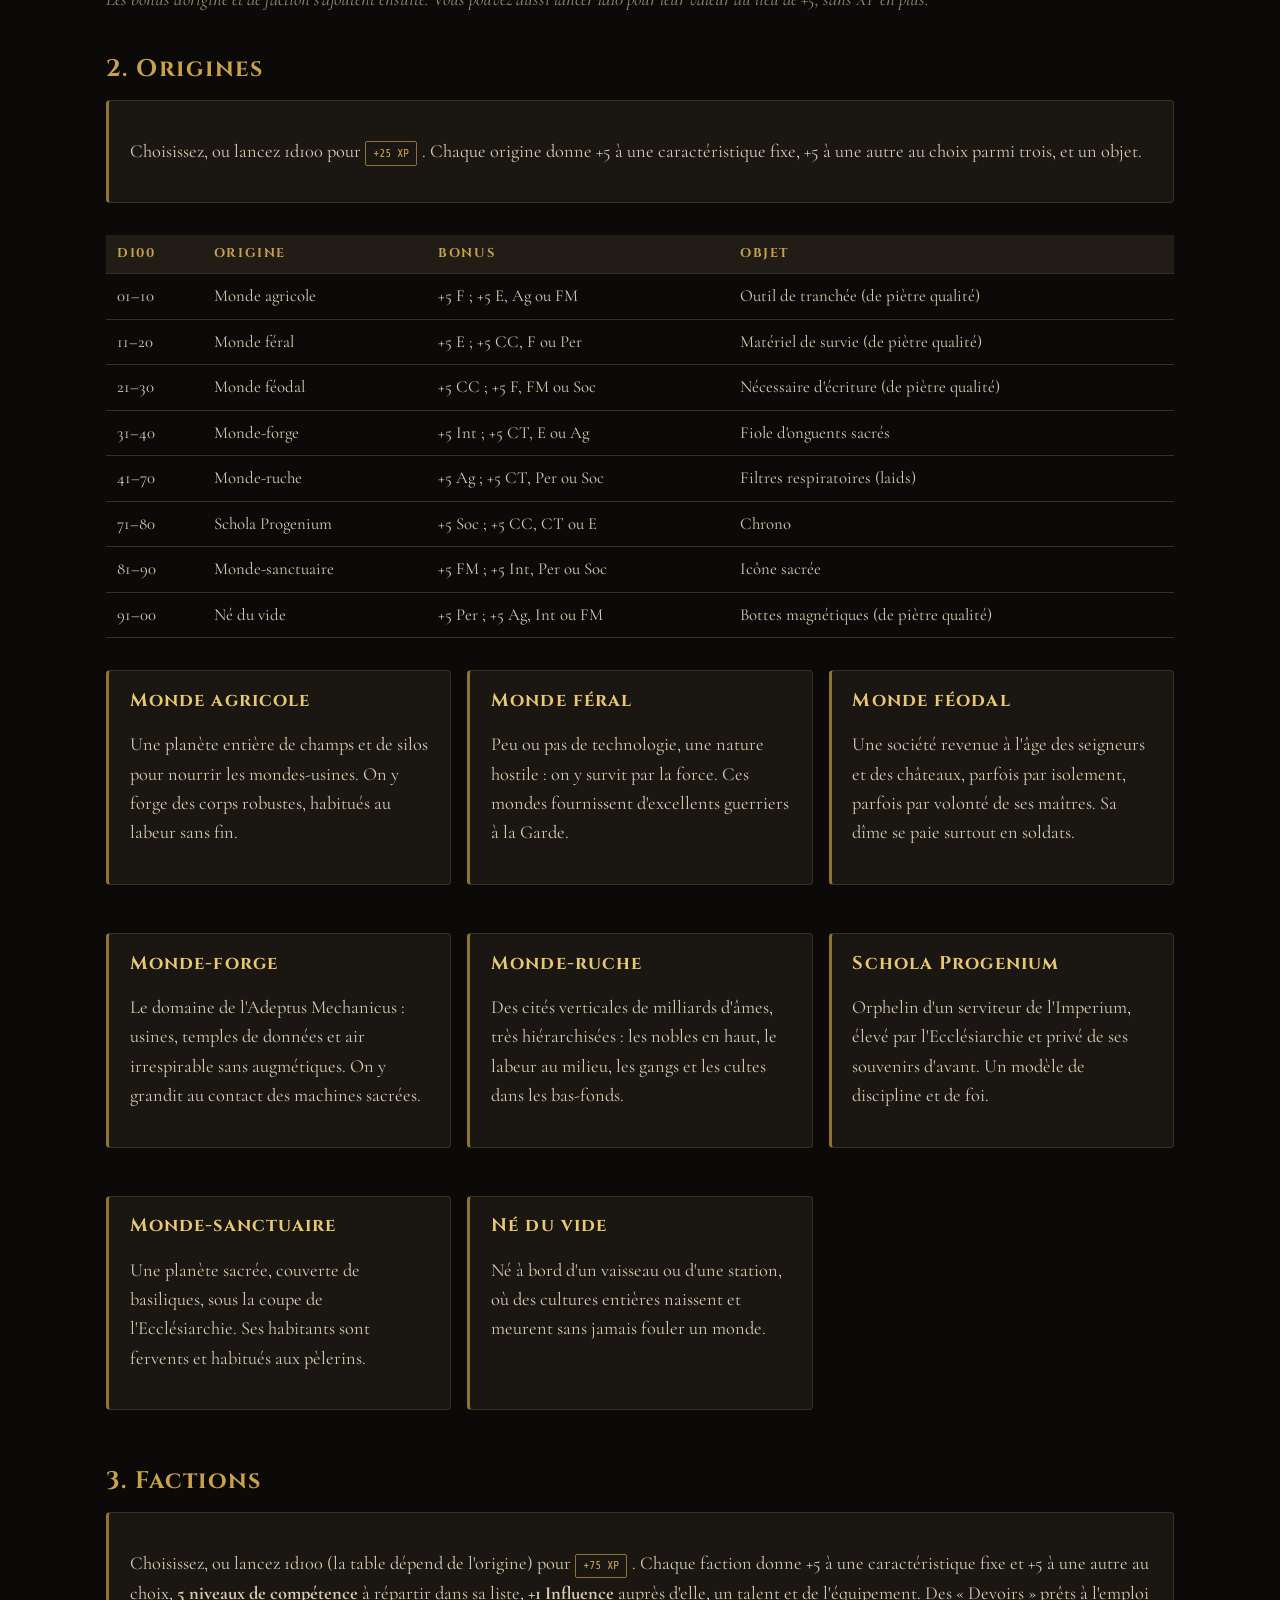
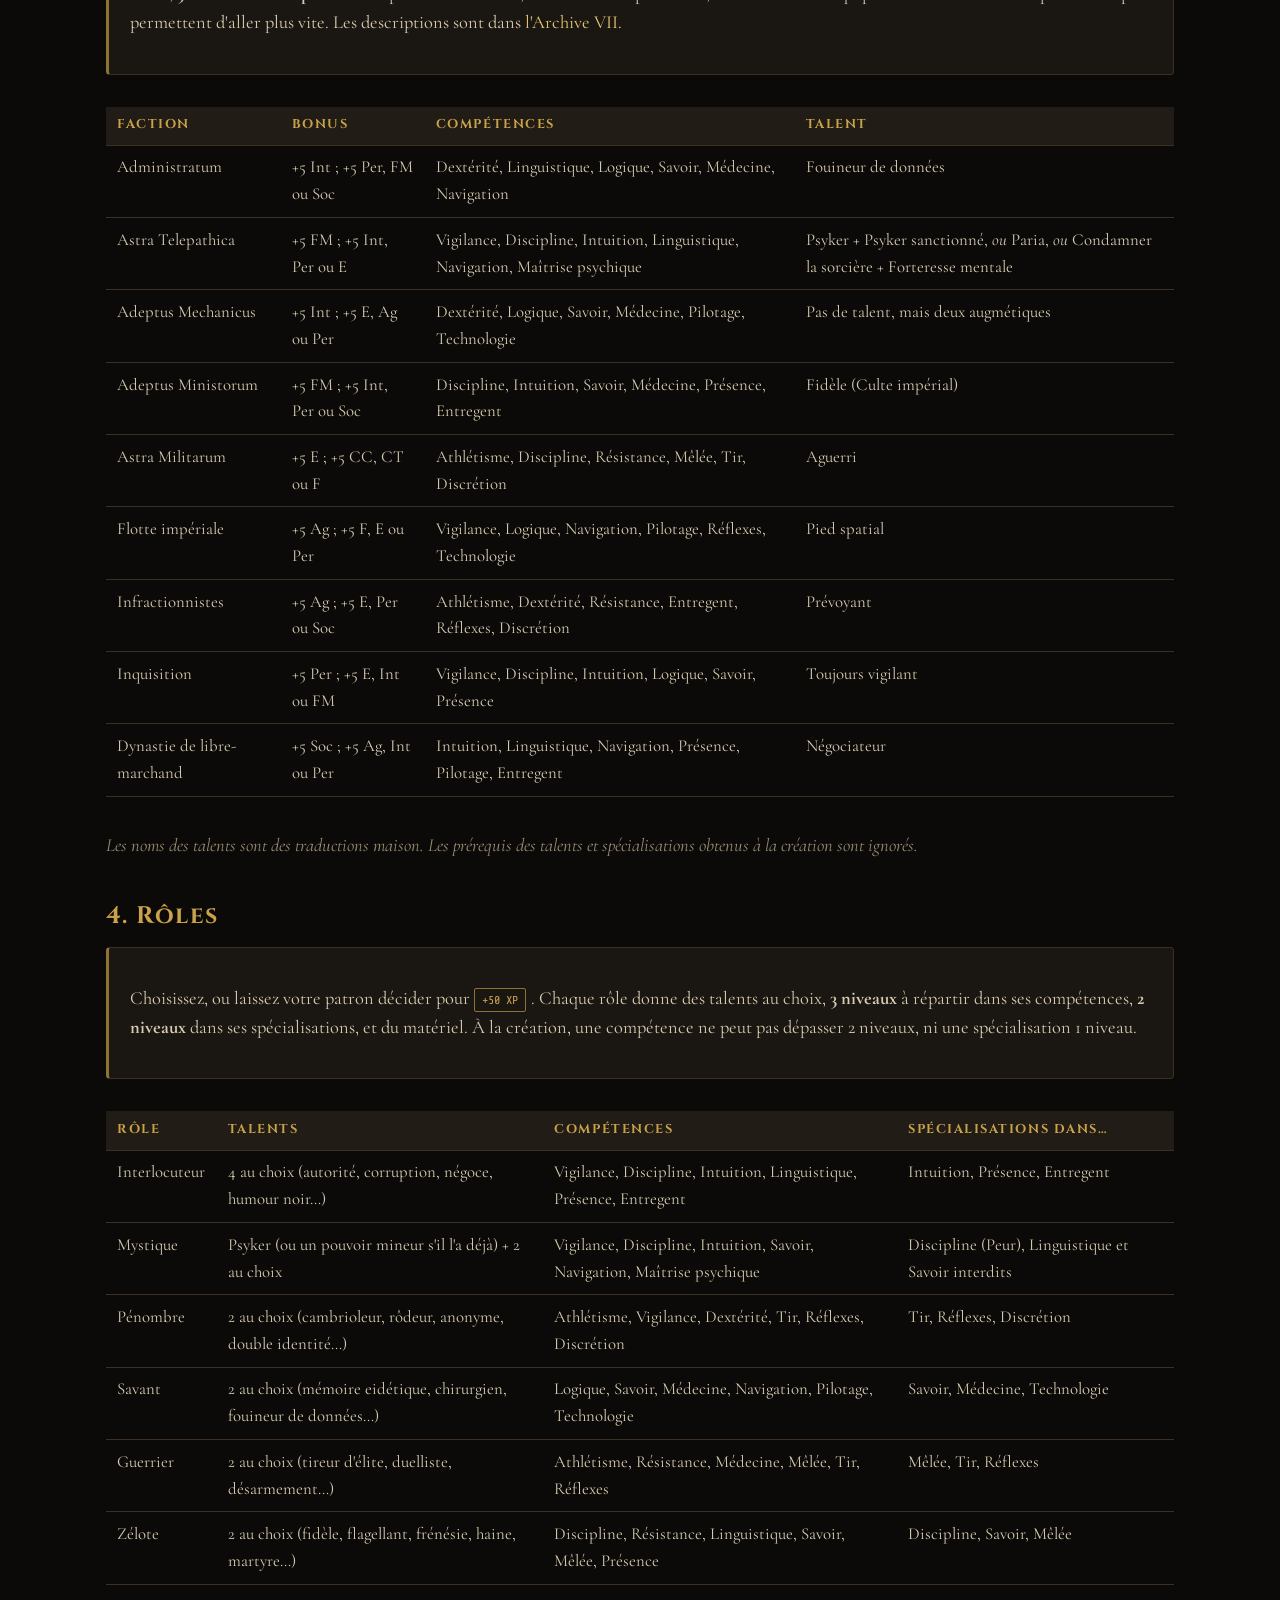
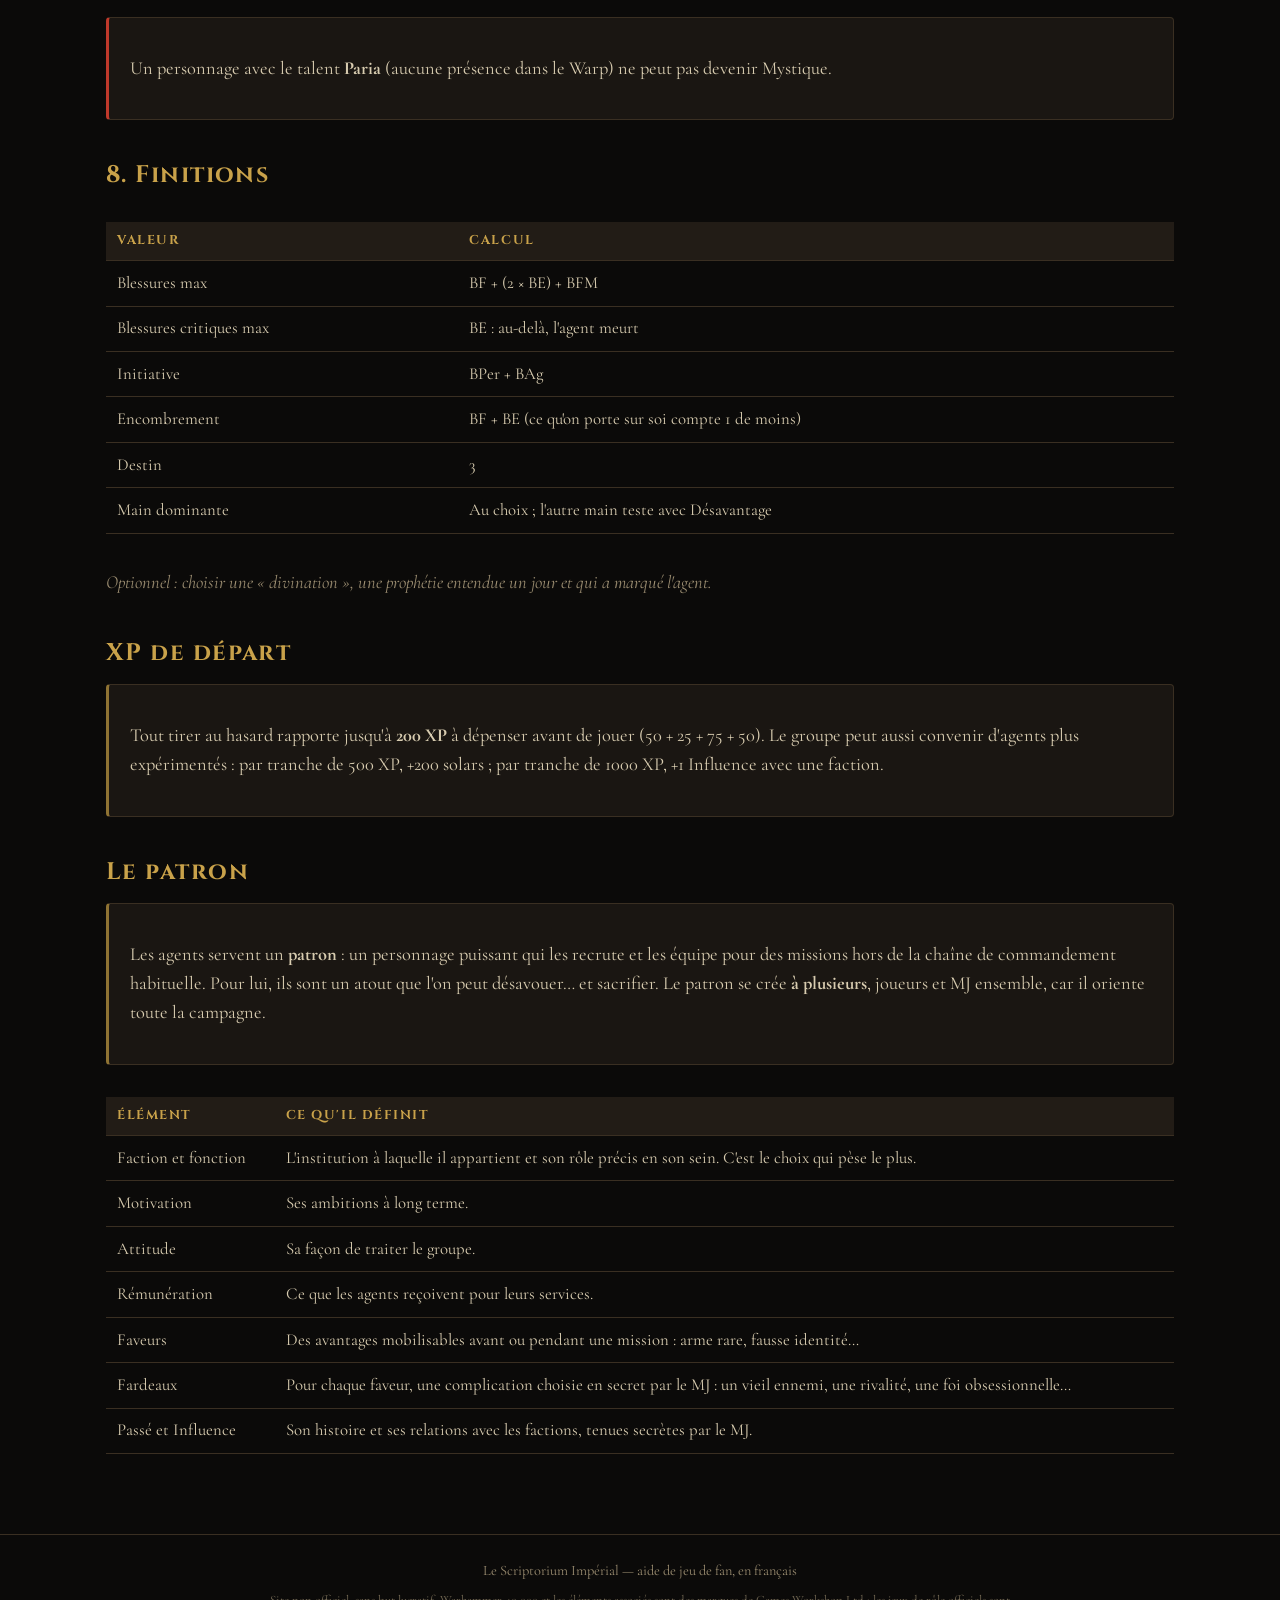
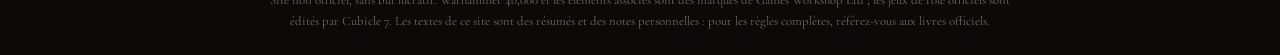
<file: creation.html>
<!doctype html>
<html lang="fr">
<head>
  <meta charset="utf-8">
  <meta name="viewport" content="width=device-width, initial-scale=1">
  <title>Création d'agent — Le Scriptorium Impérial</title>
  <link rel="preconnect" href="https://fonts.googleapis.com">
  <link rel="preconnect" href="https://fonts.gstatic.com" crossorigin>
  <link href="https://fonts.googleapis.com/css2?family=Cinzel:wght@500;700&family=Cormorant+Garamond:ital,wght@0,400;0,600;1,400&family=Share+Tech+Mono&display=swap" rel="stylesheet">
  <link rel="stylesheet" href="css/style.css?v=10">
  <script src="js/main.js?v=10" defer></script>
</head>
<body>
  <main>
    <header class="page-title">
      <div class="kicker">Archive II — Imperium Maledictum</div>
      <h1>Création d'agent</h1>
      <p class="lead">Un agent n'est qu'un rouage parmi des milliards. Voici d'où il vient, qui l'a formé et ce qu'il sait faire.</p>
    </header>

    <nav class="toc">
      <a href="#etapes">Les 8 étapes</a>
      <a href="#caracs">Caractéristiques</a>
      <a href="#origines">Origines</a>
      <a href="#factions">Factions</a>
      <a href="#roles">Rôles</a>
      <a href="#derives">Finitions</a>
      <a href="#xp">XP de départ</a>
      <a href="#patron">Le patron</a>
    </nav>

    <h2 id="etapes">Les 8 étapes</h2>
    <div class="panel">
      <p>
        On crée d'abord le <a href="#patron">patron</a> en groupe, puis chacun son agent. À plusieurs étapes, on peut
        choisir librement ou <strong>laisser faire le hasard</strong> : accepter la main invisible de l'Empereur rapporte de l'XP.
      </p>
    </div>
    <div class="table-wrap">
      <table>
        <thead><tr><th>#</th><th>Étape</th><th>Ce qu'on détermine</th></tr></thead>
        <tbody>
          <tr><td>1</td><td>Caractéristiques</td><td>Les neuf valeurs de base</td></tr>
          <tr><td>2</td><td>Origine</td><td>Le monde ou le milieu d'enfance : bonus de caractéristiques et un objet</td></tr>
          <tr><td>3</td><td>Faction</td><td>L'institution qui vous a formé : bonus, compétences, talent, Influence, équipement</td></tr>
          <tr><td>4</td><td>Rôle</td><td>Pourquoi le patron vous a recruté : talents, compétences, spécialisations, matériel</td></tr>
          <tr><td>5</td><td>Équipement</td><td>Le total de ce que donnent l'origine, la faction et le rôle</td></tr>
          <tr><td>6</td><td>Détails</td><td>Nom, apparence, objectifs à court et long terme</td></tr>
          <tr><td>7</td><td>Donner vie</td><td>Foi, peurs, secrets, opinion sur le patron…</td></tr>
          <tr><td>8</td><td>Finitions</td><td>Blessures, critiques max, Initiative, main dominante, Destin</td></tr>
        </tbody>
      </table>
    </div>

    <h2 id="archetypes">Je veux jouer…</h2>
    <div class="panel">
      <p>Le livre propose une combinaison toute prête pour 27 concepts de personnage. Le <a href="createur.html">créateur</a> peut les appliquer en un clic.</p>
    </div>
    <div class="table-wrap">
      <table>
        <thead><tr><th>Archétype</th><th>Origine</th><th>Faction</th><th>Rôle</th></tr></thead>
        <tbody id="t-archetypes"></tbody>
      </table>
    </div>
    <script src="js/createur-data.js?v=10"></script>
    <script>
      document.getElementById("t-archetypes").innerHTML = ARCHETYPES.map((a) =>
        `<tr><td>${a.nom}${a.duty ? ` <small>(devoir : ${a.duty.nom})</small>` : ""}</td><td>${ORIGINS.find((o) => o.id === a.origin).nom}</td><td>${FACTIONS.find((f) => f.id === a.faction).nom}</td><td>${ROLES.find((r) => r.id === a.role).nom}</td></tr>`).join("");
    </script>

    <div class="panel warn"><p><strong>Astartes :</strong> les Space Marines ne sont pas jouables dans le livre. Le Scriptorium les propose en <strong>règle maison</strong> (néophyte scout ou frère de bataille), réservés à l'Inquisition, à l'étape « Espèce » du <a href="createur.html">créateur</a>. Le frère de bataille éclipse tout agent humain : à réserver à une table entièrement Astartes.</p></div>

    <div class="panel warn"><p><strong>Agents xenos :</strong> le livre ne prévoit que des agents humains. Le Scriptorium propose en <strong>règle maison</strong> cinq espèces xenos jouables (hybride Genestealer, Aeldari, Drukhari, Kroot, T'au) : voir <a href="xenos.html#jouer">Jouer un xenos</a> et l'étape « Espèce » du <a href="createur.html">créateur</a>.</p></div>

    <h2 id="caracs">1. Caractéristiques</h2>
    <div class="grid-2">
      <div class="panel">
        <h3>Au hasard</h3>
        <p>
          Lancez <strong>2d10 + 20</strong> pour chacune des neuf caractéristiques, dans l'ordre.
          Garder tel quel : <span class="tag">+50 XP</span>. Réarranger les neuf résultats : <span class="tag">+25 XP</span>.
          Relancer encore : pas d'XP.
        </p>
      </div>
      <div class="panel">
        <h3>Par répartition</h3>
        <p>
          Chaque caractéristique part de <strong>20</strong> et vous répartissez <strong>90 points</strong>,
          avec au moins 4 et au plus 18 par caractéristique. Pas d'XP bonus.
        </p>
      </div>
    </div>
    <p style="color:var(--muted);font-style:italic">Les bonus d'origine et de faction s'ajoutent ensuite. Vous pouvez aussi lancer 1d10 pour leur valeur au lieu de +5, sans XP en plus.</p>

    <h2 id="origines">2. Origines</h2>
    <div class="panel"><p>Choisissez, ou lancez 1d100 pour <span class="tag">+25 XP</span>. Chaque origine donne +5 à une caractéristique fixe, +5 à une autre au choix parmi trois, et un objet.</p></div>
    <div class="table-wrap">
      <table>
        <thead><tr><th>d100</th><th>Origine</th><th>Bonus</th><th>Objet</th></tr></thead>
        <tbody>
          <tr><td>01–10</td><td>Monde agricole</td><td>+5 F ; +5 E, Ag ou FM</td><td>Outil de tranchée (de piètre qualité)</td></tr>
          <tr><td>11–20</td><td>Monde féral</td><td>+5 E ; +5 CC, F ou Per</td><td>Matériel de survie (de piètre qualité)</td></tr>
          <tr><td>21–30</td><td>Monde féodal</td><td>+5 CC ; +5 F, FM ou Soc</td><td>Nécessaire d'écriture (de piètre qualité)</td></tr>
          <tr><td>31–40</td><td>Monde-forge</td><td>+5 Int ; +5 CT, E ou Ag</td><td>Fiole d'onguents sacrés</td></tr>
          <tr><td>41–70</td><td>Monde-ruche</td><td>+5 Ag ; +5 CT, Per ou Soc</td><td>Filtres respiratoires (laids)</td></tr>
          <tr><td>71–80</td><td>Schola Progenium</td><td>+5 Soc ; +5 CC, CT ou E</td><td>Chrono</td></tr>
          <tr><td>81–90</td><td>Monde-sanctuaire</td><td>+5 FM ; +5 Int, Per ou Soc</td><td>Icône sacrée</td></tr>
          <tr><td>91–00</td><td>Né du vide</td><td>+5 Per ; +5 Ag, Int ou FM</td><td>Bottes magnétiques (de piètre qualité)</td></tr>
        </tbody>
      </table>
    </div>
    <div class="grid-2">
      <div class="panel"><h3>Monde agricole</h3><p>Une planète entière de champs et de silos pour nourrir les mondes-usines. On y forge des corps robustes, habitués au labeur sans fin.</p></div>
      <div class="panel"><h3>Monde féral</h3><p>Peu ou pas de technologie, une nature hostile : on y survit par la force. Ces mondes fournissent d'excellents guerriers à la Garde.</p></div>
      <div class="panel"><h3>Monde féodal</h3><p>Une société revenue à l'âge des seigneurs et des châteaux, parfois par isolement, parfois par volonté de ses maîtres. Sa dîme se paie surtout en soldats.</p></div>
      <div class="panel"><h3>Monde-forge</h3><p>Le domaine de l'Adeptus Mechanicus : usines, temples de données et air irrespirable sans augmétiques. On y grandit au contact des machines sacrées.</p></div>
      <div class="panel"><h3>Monde-ruche</h3><p>Des cités verticales de milliards d'âmes, très hiérarchisées : les nobles en haut, le labeur au milieu, les gangs et les cultes dans les bas-fonds.</p></div>
      <div class="panel"><h3>Schola Progenium</h3><p>Orphelin d'un serviteur de l'Imperium, élevé par l'Ecclésiarchie et privé de ses souvenirs d'avant. Un modèle de discipline et de foi.</p></div>
      <div class="panel"><h3>Monde-sanctuaire</h3><p>Une planète sacrée, couverte de basiliques, sous la coupe de l'Ecclésiarchie. Ses habitants sont fervents et habitués aux pèlerins.</p></div>
      <div class="panel"><h3>Né du vide</h3><p>Né à bord d'un vaisseau ou d'une station, où des cultures entières naissent et meurent sans jamais fouler un monde.</p></div>
    </div>

    <h2 id="factions">3. Factions</h2>
    <div class="panel">
      <p>
        Choisissez, ou lancez 1d100 (la table dépend de l'origine) pour <span class="tag">+75 XP</span>. Chaque faction donne
        +5 à une caractéristique fixe et +5 à une autre au choix, <strong>5 niveaux de compétence</strong> à répartir dans sa liste,
        <strong>+1 Influence</strong> auprès d'elle, un talent et de l'équipement. Des « Devoirs » prêts à l'emploi permettent d'aller plus vite.
        Les descriptions sont dans <a href="factions.html">l'Archive VII</a>.
      </p>
    </div>
    <div class="table-wrap">
      <table>
        <thead><tr><th>Faction</th><th>Bonus</th><th>Compétences</th><th>Talent</th></tr></thead>
        <tbody>
          <tr><td>Administratum</td><td>+5 Int ; +5 Per, FM ou Soc</td><td>Dextérité, Linguistique, Logique, Savoir, Médecine, Navigation</td><td>Fouineur de données</td></tr>
          <tr><td>Astra Telepathica</td><td>+5 FM ; +5 Int, Per ou E</td><td>Vigilance, Discipline, Intuition, Linguistique, Navigation, Maîtrise psychique</td><td>Psyker + Psyker sanctionné, <em>ou</em> Paria, <em>ou</em> Condamner la sorcière + Forteresse mentale</td></tr>
          <tr><td>Adeptus Mechanicus</td><td>+5 Int ; +5 E, Ag ou Per</td><td>Dextérité, Logique, Savoir, Médecine, Pilotage, Technologie</td><td>Pas de talent, mais deux augmétiques</td></tr>
          <tr><td>Adeptus Ministorum</td><td>+5 FM ; +5 Int, Per ou Soc</td><td>Discipline, Intuition, Savoir, Médecine, Présence, Entregent</td><td>Fidèle (Culte impérial)</td></tr>
          <tr><td>Astra Militarum</td><td>+5 E ; +5 CC, CT ou F</td><td>Athlétisme, Discipline, Résistance, Mêlée, Tir, Discrétion</td><td>Aguerri</td></tr>
          <tr><td>Flotte impériale</td><td>+5 Ag ; +5 F, E ou Per</td><td>Vigilance, Logique, Navigation, Pilotage, Réflexes, Technologie</td><td>Pied spatial</td></tr>
          <tr><td>Infractionnistes</td><td>+5 Ag ; +5 E, Per ou Soc</td><td>Athlétisme, Dextérité, Résistance, Entregent, Réflexes, Discrétion</td><td>Prévoyant</td></tr>
          <tr><td>Inquisition</td><td>+5 Per ; +5 E, Int ou FM</td><td>Vigilance, Discipline, Intuition, Logique, Savoir, Présence</td><td>Toujours vigilant</td></tr>
          <tr><td>Dynastie de libre-marchand</td><td>+5 Soc ; +5 Ag, Int ou Per</td><td>Intuition, Linguistique, Navigation, Présence, Pilotage, Entregent</td><td>Négociateur</td></tr>
        </tbody>
      </table>
    </div>
    <p style="color:var(--muted);font-style:italic">Les noms des talents sont des traductions maison. Les prérequis des talents et spécialisations obtenus à la création sont ignorés.</p>

    <h2 id="roles">4. Rôles</h2>
    <div class="panel">
      <p>
        Choisissez, ou laissez votre patron décider pour <span class="tag">+50 XP</span>. Chaque rôle donne des talents au choix,
        <strong>3 niveaux</strong> à répartir dans ses compétences, <strong>2 niveaux</strong> dans ses spécialisations, et du matériel.
        À la création, une compétence ne peut pas dépasser 2 niveaux, ni une spécialisation 1 niveau.
      </p>
    </div>
    <div class="table-wrap">
      <table>
        <thead><tr><th>Rôle</th><th>Talents</th><th>Compétences</th><th>Spécialisations dans…</th></tr></thead>
        <tbody>
          <tr><td>Interlocuteur</td><td>4 au choix (autorité, corruption, négoce, humour noir…)</td><td>Vigilance, Discipline, Intuition, Linguistique, Présence, Entregent</td><td>Intuition, Présence, Entregent</td></tr>
          <tr><td>Mystique</td><td>Psyker (ou un pouvoir mineur s'il l'a déjà) + 2 au choix</td><td>Vigilance, Discipline, Intuition, Savoir, Navigation, Maîtrise psychique</td><td>Discipline (Peur), Linguistique et Savoir interdits</td></tr>
          <tr><td>Pénombre</td><td>2 au choix (cambrioleur, rôdeur, anonyme, double identité…)</td><td>Athlétisme, Vigilance, Dextérité, Tir, Réflexes, Discrétion</td><td>Tir, Réflexes, Discrétion</td></tr>
          <tr><td>Savant</td><td>2 au choix (mémoire eidétique, chirurgien, fouineur de données…)</td><td>Logique, Savoir, Médecine, Navigation, Pilotage, Technologie</td><td>Savoir, Médecine, Technologie</td></tr>
          <tr><td>Guerrier</td><td>2 au choix (tireur d'élite, duelliste, désarmement…)</td><td>Athlétisme, Résistance, Médecine, Mêlée, Tir, Réflexes</td><td>Mêlée, Tir, Réflexes</td></tr>
          <tr><td>Zélote</td><td>2 au choix (fidèle, flagellant, frénésie, haine, martyre…)</td><td>Discipline, Résistance, Linguistique, Savoir, Mêlée, Présence</td><td>Discipline, Savoir, Mêlée</td></tr>
        </tbody>
      </table>
    </div>
    <div class="panel warn"><p>Un personnage avec le talent <strong>Paria</strong> (aucune présence dans le Warp) ne peut pas devenir Mystique.</p></div>

    <h2 id="derives">8. Finitions</h2>
    <div class="table-wrap">
      <table>
        <thead><tr><th>Valeur</th><th>Calcul</th></tr></thead>
        <tbody>
          <tr><td>Blessures max</td><td>BF + (2 × BE) + BFM</td></tr>
          <tr><td>Blessures critiques max</td><td>BE : au-delà, l'agent meurt</td></tr>
          <tr><td>Initiative</td><td>BPer + BAg</td></tr>
          <tr><td>Encombrement</td><td>BF + BE (ce qu'on porte sur soi compte 1 de moins)</td></tr>
          <tr><td>Destin</td><td>3</td></tr>
          <tr><td>Main dominante</td><td>Au choix ; l'autre main teste avec Désavantage</td></tr>
        </tbody>
      </table>
    </div>
    <p style="color:var(--muted);font-style:italic">Optionnel : choisir une « divination », une prophétie entendue un jour et qui a marqué l'agent.</p>

    <h2 id="xp">XP de départ</h2>
    <div class="panel">
      <p>
        Tout tirer au hasard rapporte jusqu'à <strong>200 XP</strong> à dépenser avant de jouer
        (50 + 25 + 75 + 50). Le groupe peut aussi convenir d'agents plus expérimentés : par tranche de 500 XP,
        +200 solars ; par tranche de 1000 XP, +1 Influence avec une faction.
      </p>
    </div>

    <h2 id="patron">Le patron</h2>
    <div class="panel">
      <p>
        Les agents servent un <strong>patron</strong> : un personnage puissant qui les recrute et les équipe pour des missions
        hors de la chaîne de commandement habituelle. Pour lui, ils sont un atout que l'on peut désavouer… et sacrifier.
        Le patron se crée <strong>à plusieurs</strong>, joueurs et MJ ensemble, car il oriente toute la campagne.
      </p>
    </div>
    <div class="table-wrap">
      <table>
        <thead><tr><th>Élément</th><th>Ce qu'il définit</th></tr></thead>
        <tbody>
          <tr><td>Faction et fonction</td><td>L'institution à laquelle il appartient et son rôle précis en son sein. C'est le choix qui pèse le plus.</td></tr>
          <tr><td>Motivation</td><td>Ses ambitions à long terme.</td></tr>
          <tr><td>Attitude</td><td>Sa façon de traiter le groupe.</td></tr>
          <tr><td>Rémunération</td><td>Ce que les agents reçoivent pour leurs services.</td></tr>
          <tr><td>Faveurs</td><td>Des avantages mobilisables avant ou pendant une mission : arme rare, fausse identité…</td></tr>
          <tr><td>Fardeaux</td><td>Pour chaque faveur, une complication choisie en secret par le MJ : un vieil ennemi, une rivalité, une foi obsessionnelle…</td></tr>
          <tr><td>Passé et Influence</td><td>Son histoire et ses relations avec les factions, tenues secrètes par le MJ.</td></tr>
        </tbody>
      </table>
    </div>
  </main>
</body>
</html>
</file>
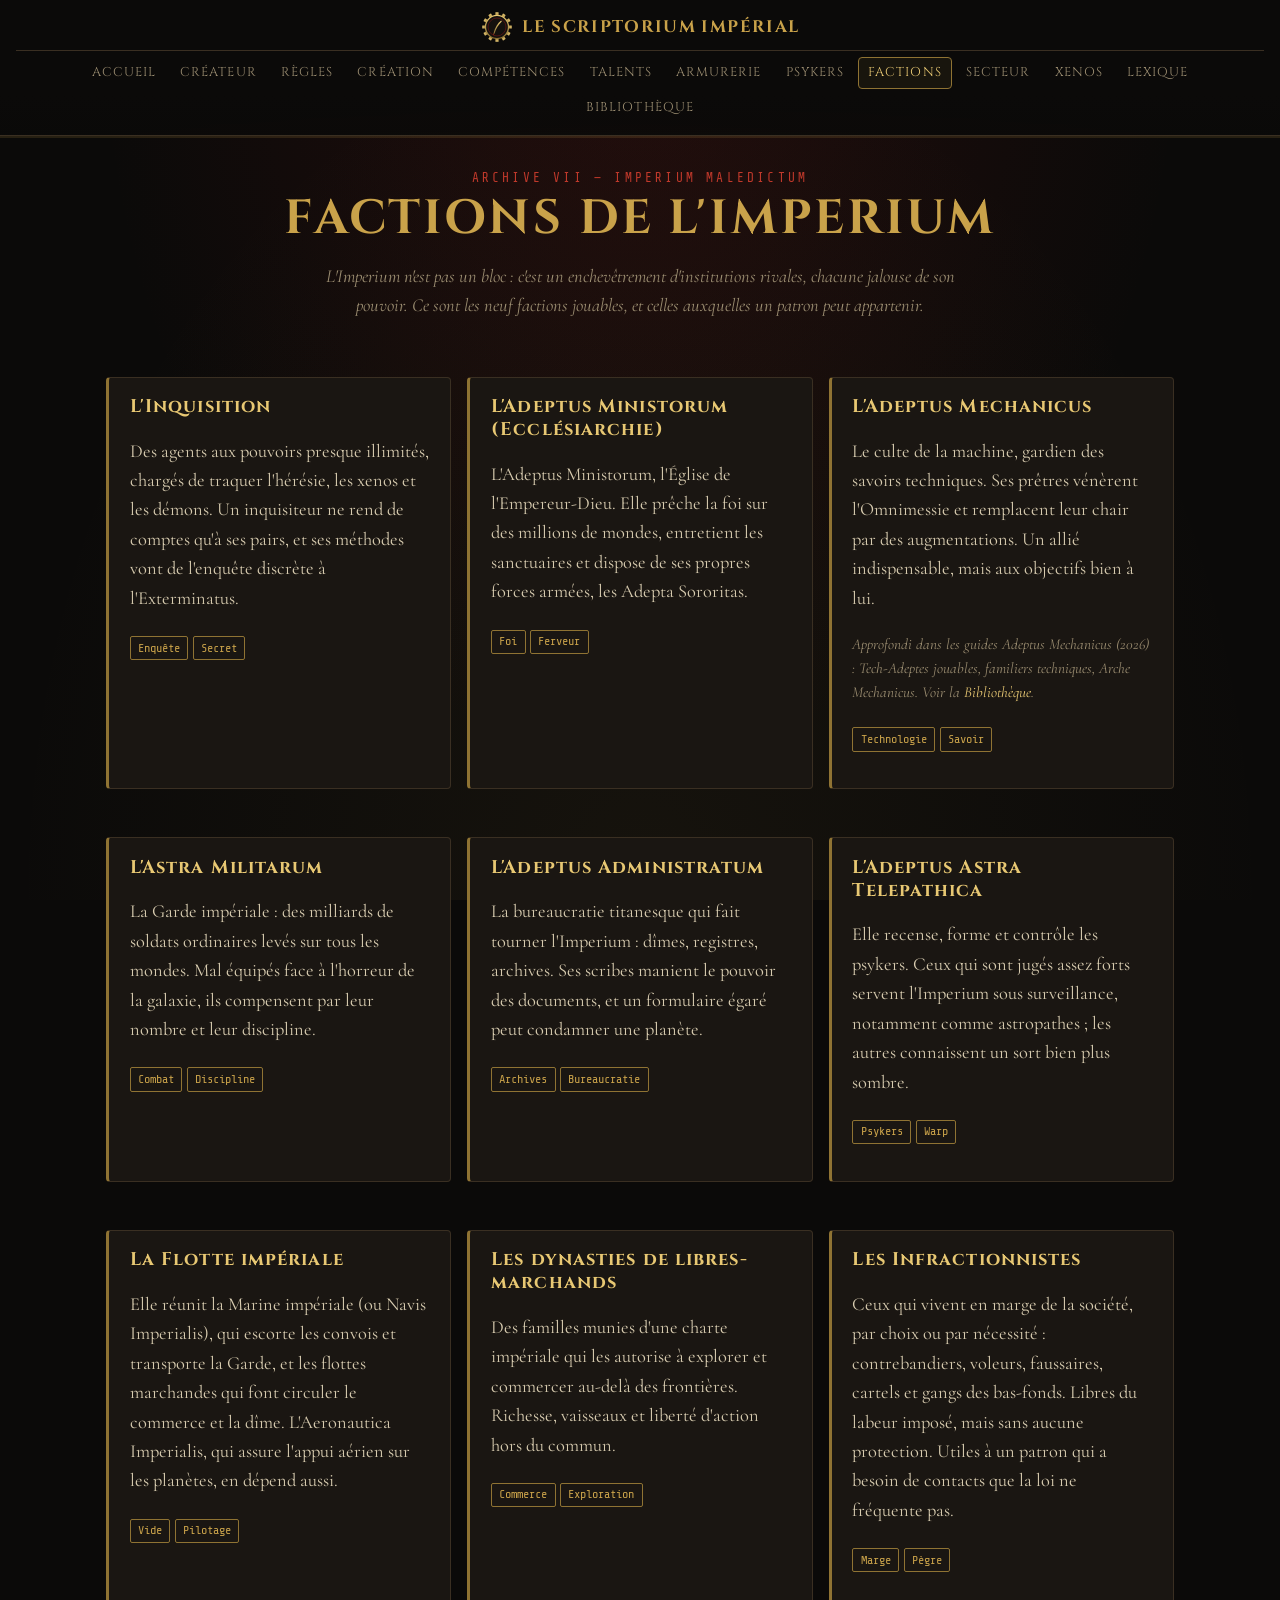
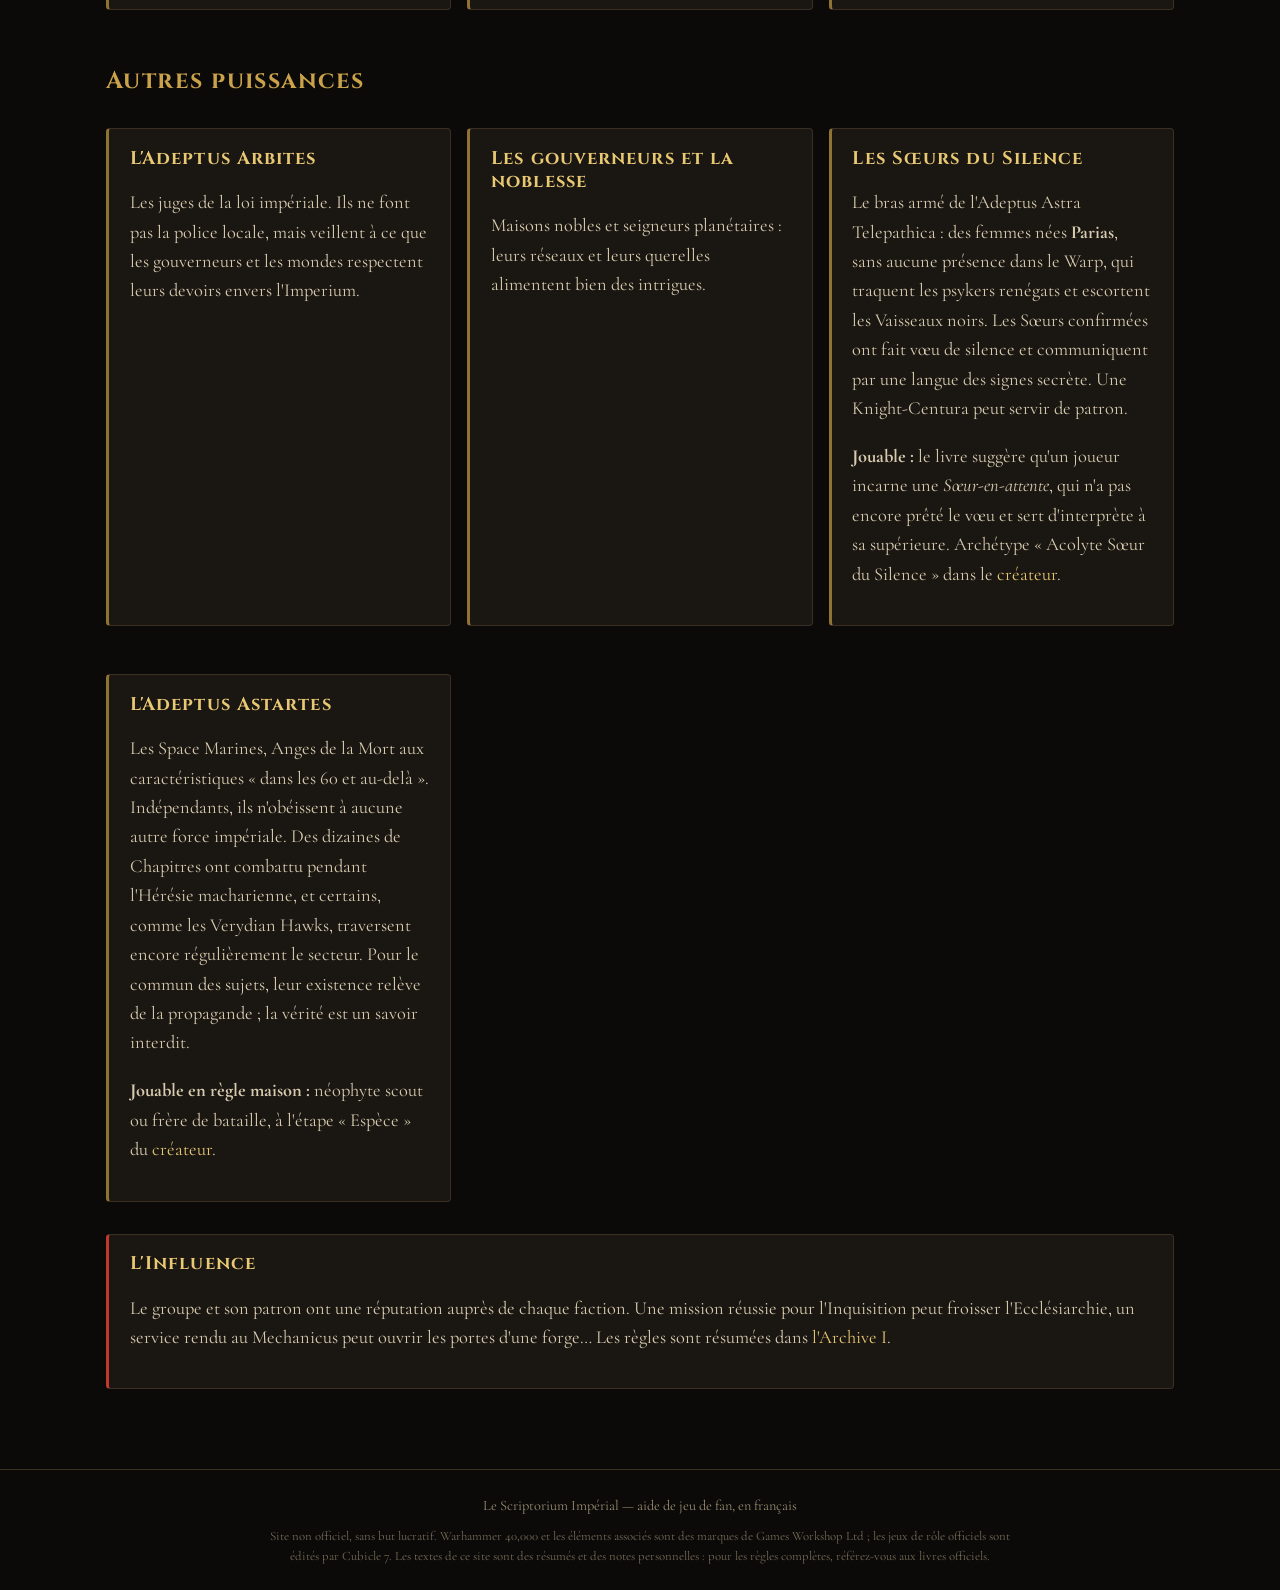
<file: factions.html>
<!doctype html>
<html lang="fr">
<head>
  <meta charset="utf-8">
  <meta name="viewport" content="width=device-width, initial-scale=1">
  <title>Factions de l'Imperium — Le Scriptorium Impérial</title>
  <link rel="preconnect" href="https://fonts.googleapis.com">
  <link rel="preconnect" href="https://fonts.gstatic.com" crossorigin>
  <link href="https://fonts.googleapis.com/css2?family=Cinzel:wght@500;700&family=Cormorant+Garamond:ital,wght@0,400;0,600;1,400&family=Share+Tech+Mono&display=swap" rel="stylesheet">
  <link rel="stylesheet" href="css/style.css?v=10">
  <script src="js/main.js?v=10" defer></script>
</head>
<body>
  <main>
    <header class="page-title">
      <div class="kicker">Archive VII — Imperium Maledictum</div>
      <h1>Factions de l'Imperium</h1>
      <p class="lead">L'Imperium n'est pas un bloc : c'est un enchevêtrement d'institutions rivales, chacune jalouse de son pouvoir. Ce sont les neuf factions jouables, et celles auxquelles un patron peut appartenir.</p>
    </header>

    <div class="grid-2">
      <div class="panel">
        <h3>L'Inquisition</h3>
        <p>Des agents aux pouvoirs presque illimités, chargés de traquer l'hérésie, les xenos et les démons. Un inquisiteur ne rend de comptes qu'à ses pairs, et ses méthodes vont de l'enquête discrète à l'Exterminatus.</p>
        <p><span class="tag">Enquête</span><span class="tag">Secret</span></p>
      </div>
      <div class="panel">
        <h3>L'Adeptus Ministorum (Ecclésiarchie)</h3>
        <p>L'Adeptus Ministorum, l'Église de l'Empereur-Dieu. Elle prêche la foi sur des millions de mondes, entretient les sanctuaires et dispose de ses propres forces armées, les Adepta Sororitas.</p>
        <p><span class="tag">Foi</span><span class="tag">Ferveur</span></p>
      </div>
      <div class="panel">
        <h3>L'Adeptus Mechanicus</h3>
        <p>Le culte de la machine, gardien des savoirs techniques. Ses prêtres vénèrent l'Omnimessie et remplacent leur chair par des augmentations. Un allié indispensable, mais aux objectifs bien à lui.</p>
        <p class="hint">Approfondi dans les guides <em>Adeptus Mechanicus</em> (2026) : Tech-Adeptes jouables, familiers techniques, Arche Mechanicus. Voir la <a href="bibliotheque.html">Bibliothèque</a>.</p>
        <p><span class="tag">Technologie</span><span class="tag">Savoir</span></p>
      </div>
      <div class="panel">
        <h3>L'Astra Militarum</h3>
        <p>La Garde impériale : des milliards de soldats ordinaires levés sur tous les mondes. Mal équipés face à l'horreur de la galaxie, ils compensent par leur nombre et leur discipline.</p>
        <p><span class="tag">Combat</span><span class="tag">Discipline</span></p>
      </div>
      <div class="panel">
        <h3>L'Adeptus Administratum</h3>
        <p>La bureaucratie titanesque qui fait tourner l'Imperium : dîmes, registres, archives. Ses scribes manient le pouvoir des documents, et un formulaire égaré peut condamner une planète.</p>
        <p><span class="tag">Archives</span><span class="tag">Bureaucratie</span></p>
      </div>
      <div class="panel">
        <h3>L'Adeptus Astra Telepathica</h3>
        <p>Elle recense, forme et contrôle les psykers. Ceux qui sont jugés assez forts servent l'Imperium sous surveillance, notamment comme astropathes ; les autres connaissent un sort bien plus sombre.</p>
        <p><span class="tag">Psykers</span><span class="tag">Warp</span></p>
      </div>
      <div class="panel">
        <h3>La Flotte impériale</h3>
        <p>Elle réunit la Marine impériale (ou Navis Imperialis), qui escorte les convois et transporte la Garde, et les flottes marchandes qui font circuler le commerce et la dîme. L'Aeronautica Imperialis, qui assure l'appui aérien sur les planètes, en dépend aussi.</p>
        <p><span class="tag">Vide</span><span class="tag">Pilotage</span></p>
      </div>
      <div class="panel">
        <h3>Les dynasties de libres-marchands</h3>
        <p>Des familles munies d'une charte impériale qui les autorise à explorer et commercer au-delà des frontières. Richesse, vaisseaux et liberté d'action hors du commun.</p>
        <p><span class="tag">Commerce</span><span class="tag">Exploration</span></p>
      </div>
      <div class="panel">
        <h3>Les Infractionnistes</h3>
        <p>Ceux qui vivent en marge de la société, par choix ou par nécessité : contrebandiers, voleurs, faussaires, cartels et gangs des bas-fonds. Libres du labeur imposé, mais sans aucune protection. Utiles à un patron qui a besoin de contacts que la loi ne fréquente pas.</p>
        <p><span class="tag">Marge</span><span class="tag">Pègre</span></p>
      </div>
    </div>

    <h2>Autres puissances</h2>
    <div class="grid-2">
      <div class="panel">
        <h3>L'Adeptus Arbites</h3>
        <p>Les juges de la loi impériale. Ils ne font pas la police locale, mais veillent à ce que les gouverneurs et les mondes respectent leurs devoirs envers l'Imperium.</p>
      </div>
      <div class="panel">
        <h3>Les gouverneurs et la noblesse</h3>
        <p>Maisons nobles et seigneurs planétaires : leurs réseaux et leurs querelles alimentent bien des intrigues.</p>
      </div>
      <div class="panel" id="soeurs-silence">
        <h3>Les Sœurs du Silence</h3>
        <p>
          Le bras armé de l'Adeptus Astra Telepathica : des femmes nées <strong>Parias</strong>, sans aucune présence dans le Warp, qui traquent
          les psykers renégats et escortent les Vaisseaux noirs. Les Sœurs confirmées ont fait vœu de silence et communiquent par une langue des signes secrète.
          Une Knight-Centura peut servir de patron.
        </p>
        <p>
          <strong>Jouable :</strong> le livre suggère qu'un joueur incarne une <em>Sœur-en-attente</em>, qui n'a pas encore prêté le vœu et sert
          d'interprète à sa supérieure. Archétype « Acolyte Sœur du Silence » dans le <a href="createur.html">créateur</a>.
        </p>
      </div>
      <div class="panel" id="astartes">
        <h3>L'Adeptus Astartes</h3>
        <p>
          Les Space Marines, Anges de la Mort aux caractéristiques « dans les 60 et au-delà ». Indépendants, ils n'obéissent à aucune autre force impériale.
          Des dizaines de Chapitres ont combattu pendant l'Hérésie macharienne, et certains, comme les Verydian Hawks, traversent encore régulièrement le secteur.
          Pour le commun des sujets, leur existence relève de la propagande ; la vérité est un savoir interdit.
        </p>
        <p><strong>Jouable en règle maison :</strong> néophyte scout ou frère de bataille, à l'étape « Espèce » du <a href="createur.html">créateur</a>.</p>
      </div>
    </div>

    <div class="panel warn">
      <h3>L'Influence</h3>
      <p>
        Le groupe et son patron ont une réputation auprès de chaque faction. Une mission réussie pour l'Inquisition
        peut froisser l'Ecclésiarchie, un service rendu au Mechanicus peut ouvrir les portes d'une forge… Les règles
        sont résumées dans <a href="regles.html#influence">l'Archive I</a>.
      </p>
    </div>
  </main>
</body>
</html>
</file>
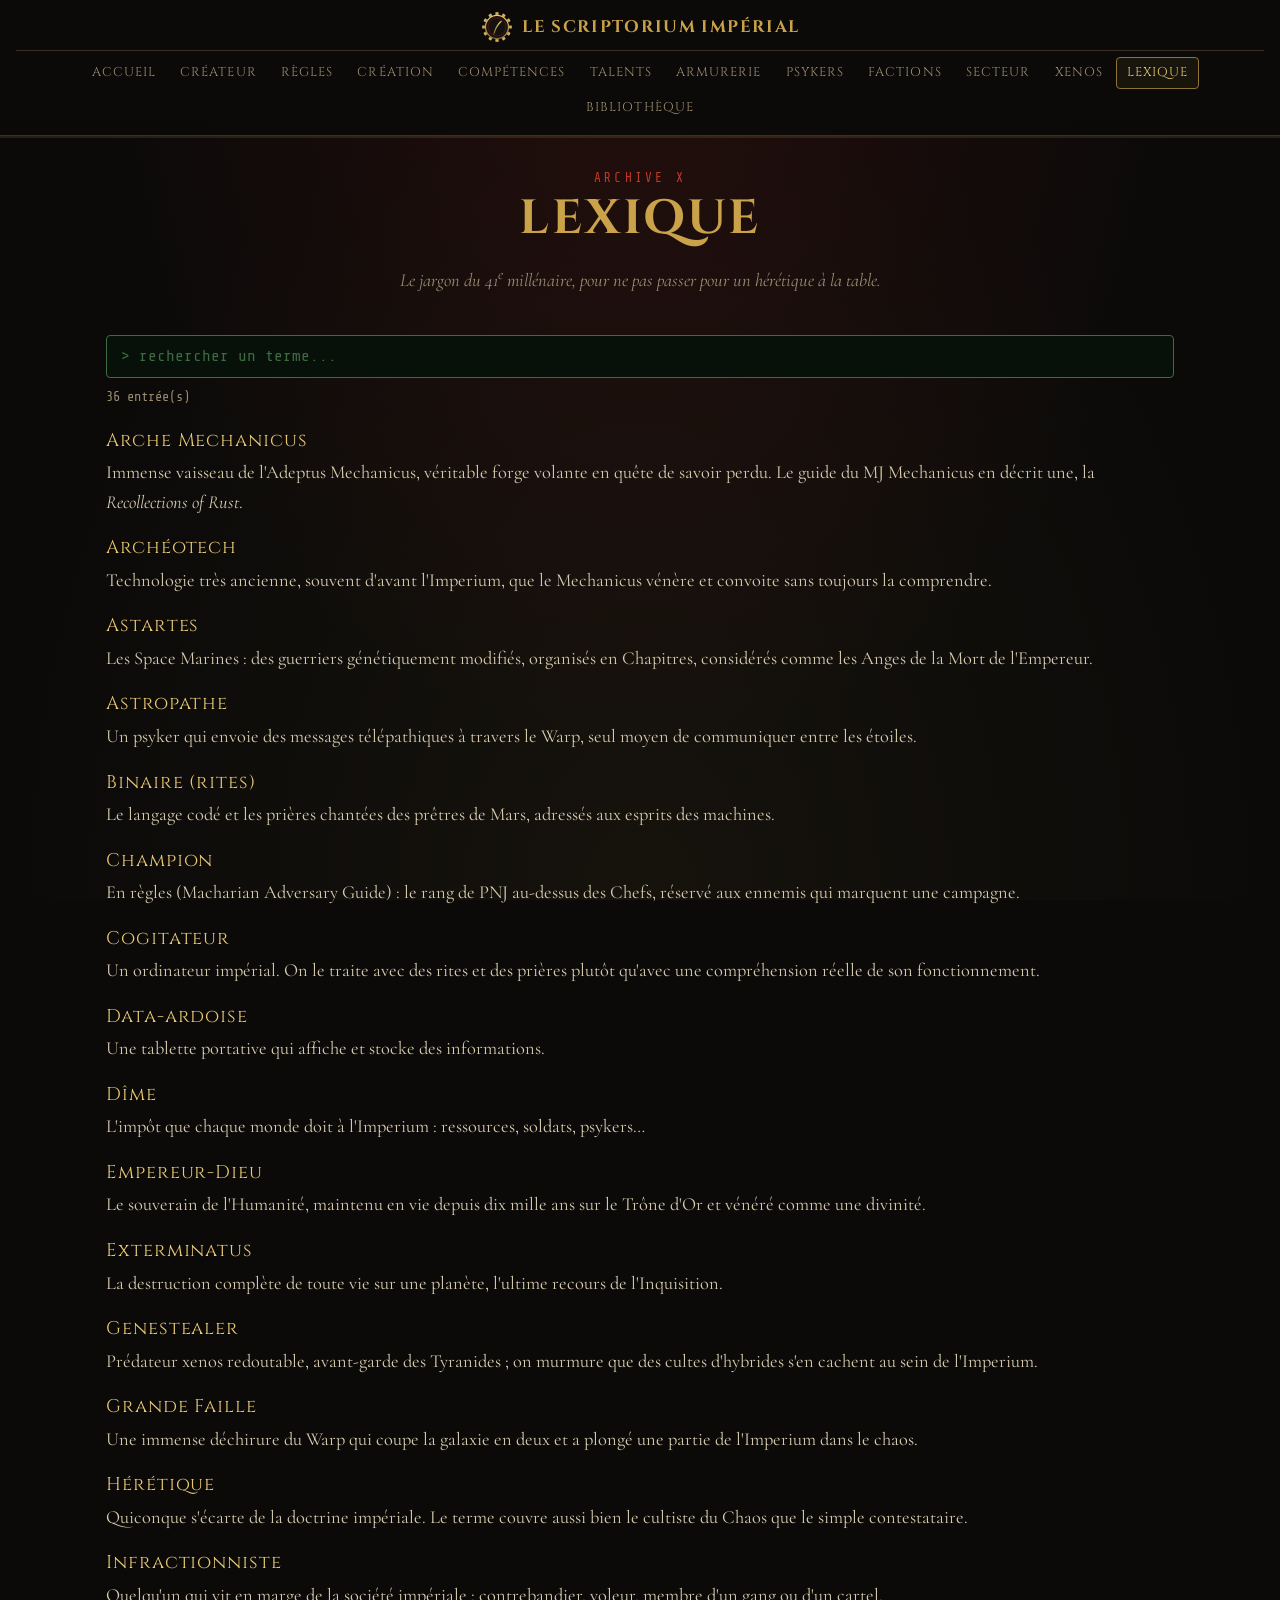
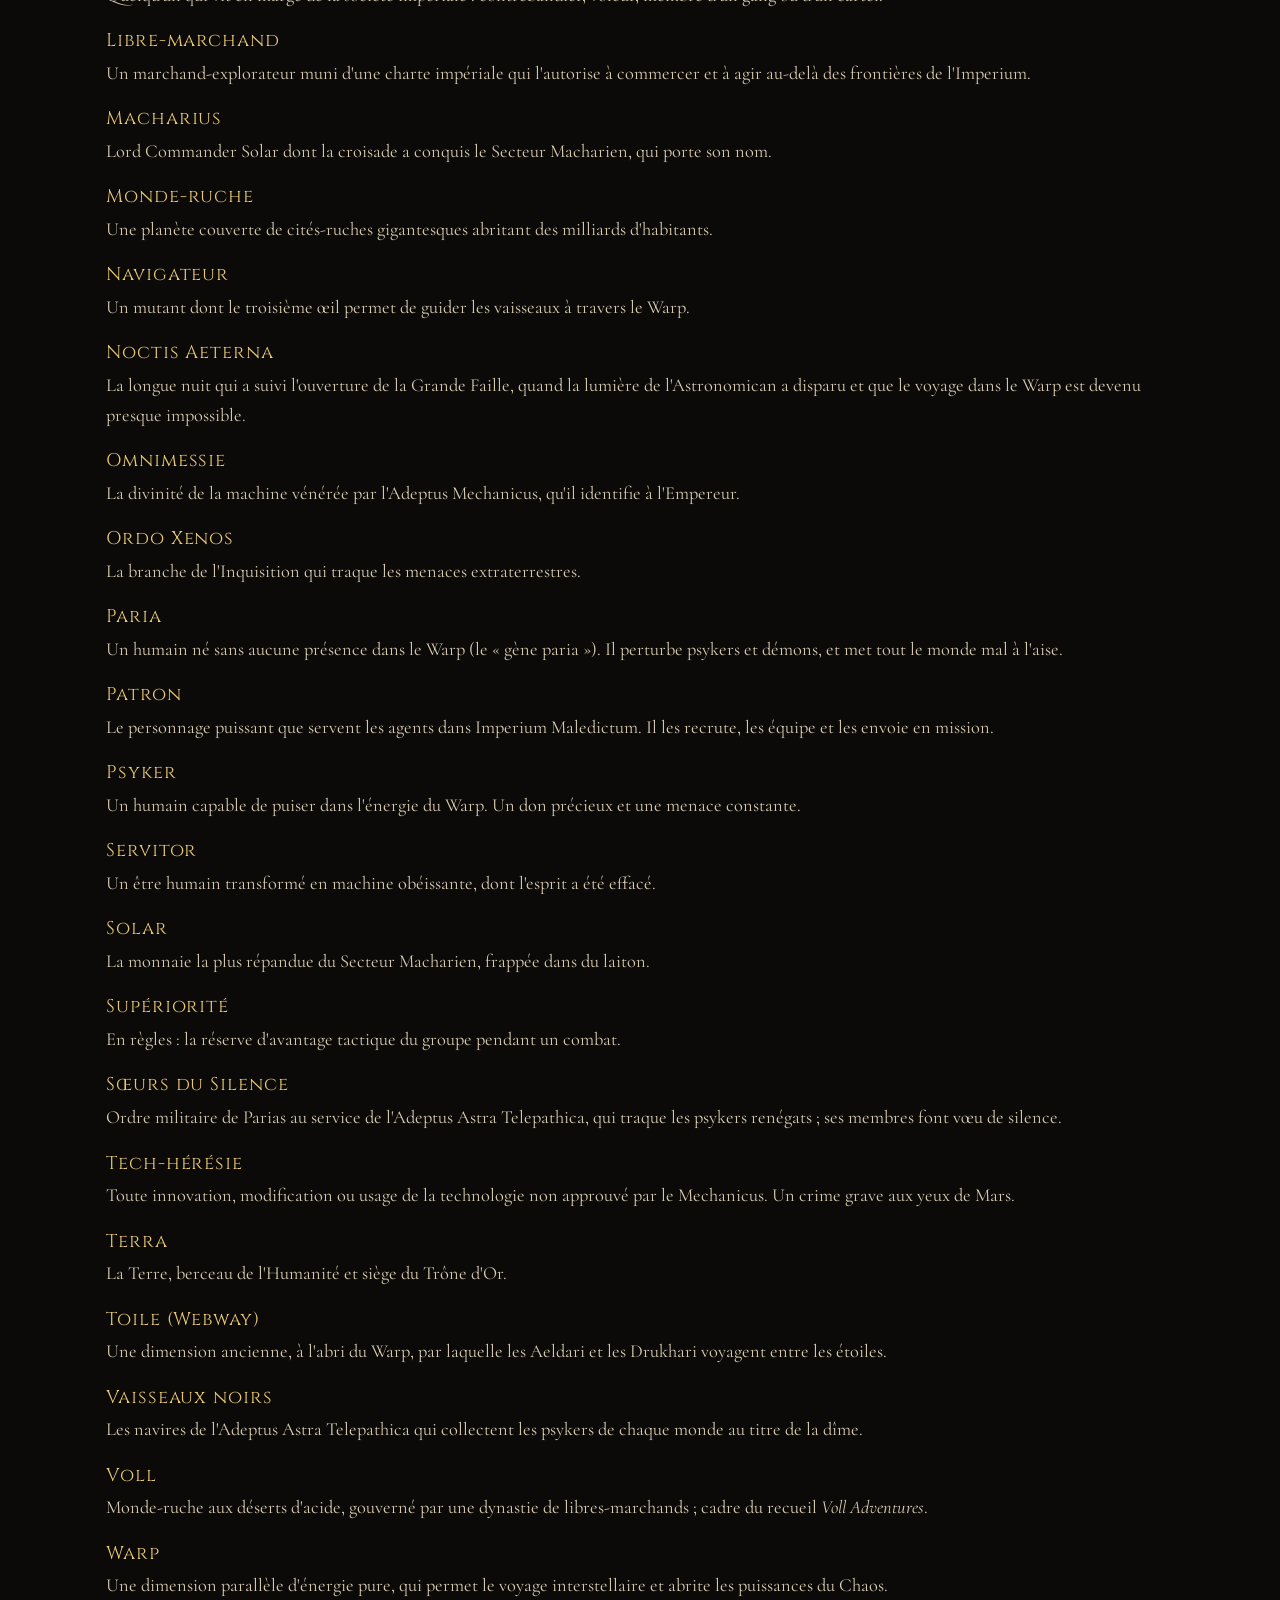
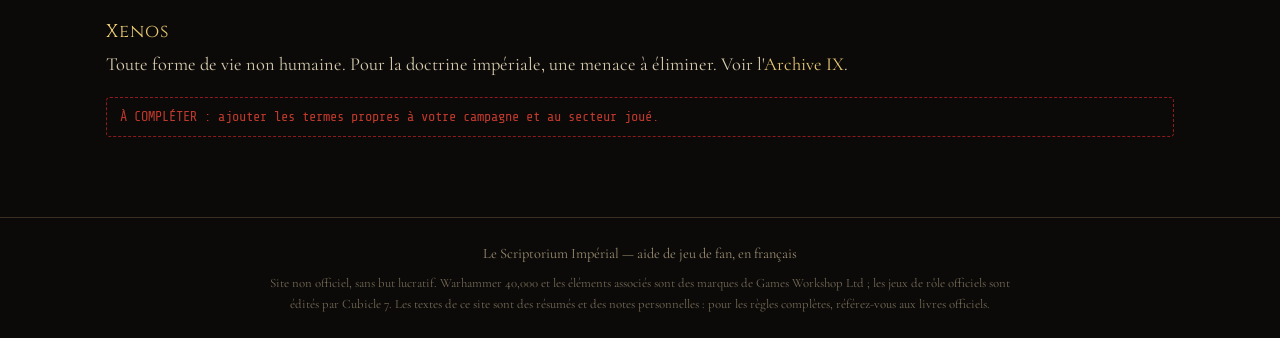
<file: lexique.html>
<!doctype html>
<html lang="fr">
<head>
  <meta charset="utf-8">
  <meta name="viewport" content="width=device-width, initial-scale=1">
  <title>Lexique — Le Scriptorium Impérial</title>
  <link rel="preconnect" href="https://fonts.googleapis.com">
  <link rel="preconnect" href="https://fonts.gstatic.com" crossorigin>
  <link href="https://fonts.googleapis.com/css2?family=Cinzel:wght@500;700&family=Cormorant+Garamond:ital,wght@0,400;0,600;1,400&family=Share+Tech+Mono&display=swap" rel="stylesheet">
  <link rel="stylesheet" href="css/style.css?v=10">
  <script src="js/main.js?v=10" defer></script>
</head>
<body>
  <main>
    <header class="page-title">
      <div class="kicker">Archive X</div>
      <h1>Lexique</h1>
      <p class="lead">Le jargon du 41<sup>e</sup> millénaire, pour ne pas passer pour un hérétique à la table.</p>
    </header>

    <input class="search" id="glossary-search" type="search" placeholder="> rechercher un terme..." aria-label="Rechercher dans le lexique">
    <p id="glossary-count" style="font-family:var(--font-mono);font-size:0.85rem;color:var(--muted);margin-top:-1rem"></p>

    <dl class="glossary">
      <dt>Arche Mechanicus</dt>
      <dd>Immense vaisseau de l'Adeptus Mechanicus, véritable forge volante en quête de savoir perdu. Le guide du MJ Mechanicus en décrit une, la <em>Recollections of Rust</em>.</dd>

      <dt>Archéotech</dt>
      <dd>Technologie très ancienne, souvent d'avant l'Imperium, que le Mechanicus vénère et convoite sans toujours la comprendre.</dd>

      <dt>Astartes</dt>
      <dd>Les Space Marines : des guerriers génétiquement modifiés, organisés en Chapitres, considérés comme les Anges de la Mort de l'Empereur.</dd>

      <dt>Astropathe</dt>
      <dd>Un psyker qui envoie des messages télépathiques à travers le Warp, seul moyen de communiquer entre les étoiles.</dd>

      <dt>Binaire (rites)</dt>
      <dd>Le langage codé et les prières chantées des prêtres de Mars, adressés aux esprits des machines.</dd>

      <dt>Champion</dt>
      <dd>En règles (Macharian Adversary Guide) : le rang de PNJ au-dessus des Chefs, réservé aux ennemis qui marquent une campagne.</dd>

      <dt>Cogitateur</dt>
      <dd>Un ordinateur impérial. On le traite avec des rites et des prières plutôt qu'avec une compréhension réelle de son fonctionnement.</dd>

      <dt>Data-ardoise</dt>
      <dd>Une tablette portative qui affiche et stocke des informations.</dd>

      <dt>Dîme</dt>
      <dd>L'impôt que chaque monde doit à l'Imperium : ressources, soldats, psykers…</dd>

      <dt>Empereur-Dieu</dt>
      <dd>Le souverain de l'Humanité, maintenu en vie depuis dix mille ans sur le Trône d'Or et vénéré comme une divinité.</dd>

      <dt>Exterminatus</dt>
      <dd>La destruction complète de toute vie sur une planète, l'ultime recours de l'Inquisition.</dd>

      <dt>Genestealer</dt>
      <dd>Prédateur xenos redoutable, avant-garde des Tyranides ; on murmure que des cultes d'hybrides s'en cachent au sein de l'Imperium.</dd>

      <dt>Grande Faille</dt>
      <dd>Une immense déchirure du Warp qui coupe la galaxie en deux et a plongé une partie de l'Imperium dans le chaos.</dd>

      <dt>Hérétique</dt>
      <dd>Quiconque s'écarte de la doctrine impériale. Le terme couvre aussi bien le cultiste du Chaos que le simple contestataire.</dd>

      <dt>Infractionniste</dt>
      <dd>Quelqu'un qui vit en marge de la société impériale : contrebandier, voleur, membre d'un gang ou d'un cartel.</dd>

      <dt>Libre-marchand</dt>
      <dd>Un marchand-explorateur muni d'une charte impériale qui l'autorise à commercer et à agir au-delà des frontières de l'Imperium.</dd>

      <dt>Macharius</dt>
      <dd>Lord Commander Solar dont la croisade a conquis le Secteur Macharien, qui porte son nom.</dd>

      <dt>Monde-ruche</dt>
      <dd>Une planète couverte de cités-ruches gigantesques abritant des milliards d'habitants.</dd>

      <dt>Navigateur</dt>
      <dd>Un mutant dont le troisième œil permet de guider les vaisseaux à travers le Warp.</dd>

      <dt>Noctis Aeterna</dt>
      <dd>La longue nuit qui a suivi l'ouverture de la Grande Faille, quand la lumière de l'Astronomican a disparu et que le voyage dans le Warp est devenu presque impossible.</dd>

      <dt>Omnimessie</dt>
      <dd>La divinité de la machine vénérée par l'Adeptus Mechanicus, qu'il identifie à l'Empereur.</dd>

      <dt>Ordo Xenos</dt>
      <dd>La branche de l'Inquisition qui traque les menaces extraterrestres.</dd>

      <dt>Paria</dt>
      <dd>Un humain né sans aucune présence dans le Warp (le « gène paria »). Il perturbe psykers et démons, et met tout le monde mal à l'aise.</dd>

      <dt>Patron</dt>
      <dd>Le personnage puissant que servent les agents dans Imperium Maledictum. Il les recrute, les équipe et les envoie en mission.</dd>

      <dt>Psyker</dt>
      <dd>Un humain capable de puiser dans l'énergie du Warp. Un don précieux et une menace constante.</dd>

      <dt>Servitor</dt>
      <dd>Un être humain transformé en machine obéissante, dont l'esprit a été effacé.</dd>

      <dt>Solar</dt>
      <dd>La monnaie la plus répandue du Secteur Macharien, frappée dans du laiton.</dd>

      <dt>Supériorité</dt>
      <dd>En règles : la réserve d'avantage tactique du groupe pendant un combat.</dd>

      <dt>Sœurs du Silence</dt>
      <dd>Ordre militaire de Parias au service de l'Adeptus Astra Telepathica, qui traque les psykers renégats ; ses membres font vœu de silence.</dd>

      <dt>Tech-hérésie</dt>
      <dd>Toute innovation, modification ou usage de la technologie non approuvé par le Mechanicus. Un crime grave aux yeux de Mars.</dd>

      <dt>Terra</dt>
      <dd>La Terre, berceau de l'Humanité et siège du Trône d'Or.</dd>

      <dt>Toile (Webway)</dt>
      <dd>Une dimension ancienne, à l'abri du Warp, par laquelle les Aeldari et les Drukhari voyagent entre les étoiles.</dd>

      <dt>Vaisseaux noirs</dt>
      <dd>Les navires de l'Adeptus Astra Telepathica qui collectent les psykers de chaque monde au titre de la dîme.</dd>

      <dt>Voll</dt>
      <dd>Monde-ruche aux déserts d'acide, gouverné par une dynastie de libres-marchands ; cadre du recueil <em>Voll Adventures</em>.</dd>

      <dt>Warp</dt>
      <dd>Une dimension parallèle d'énergie pure, qui permet le voyage interstellaire et abrite les puissances du Chaos.</dd>

      <dt>Xenos</dt>
      <dd>Toute forme de vie non humaine. Pour la doctrine impériale, une menace à éliminer. Voir l'<a href="xenos.html">Archive IX</a>.</dd>

    </dl>

    <div class="todo">À COMPLÉTER : ajouter les termes propres à votre campagne et au secteur joué.</div>
  </main>
</body>
</html>
</file>
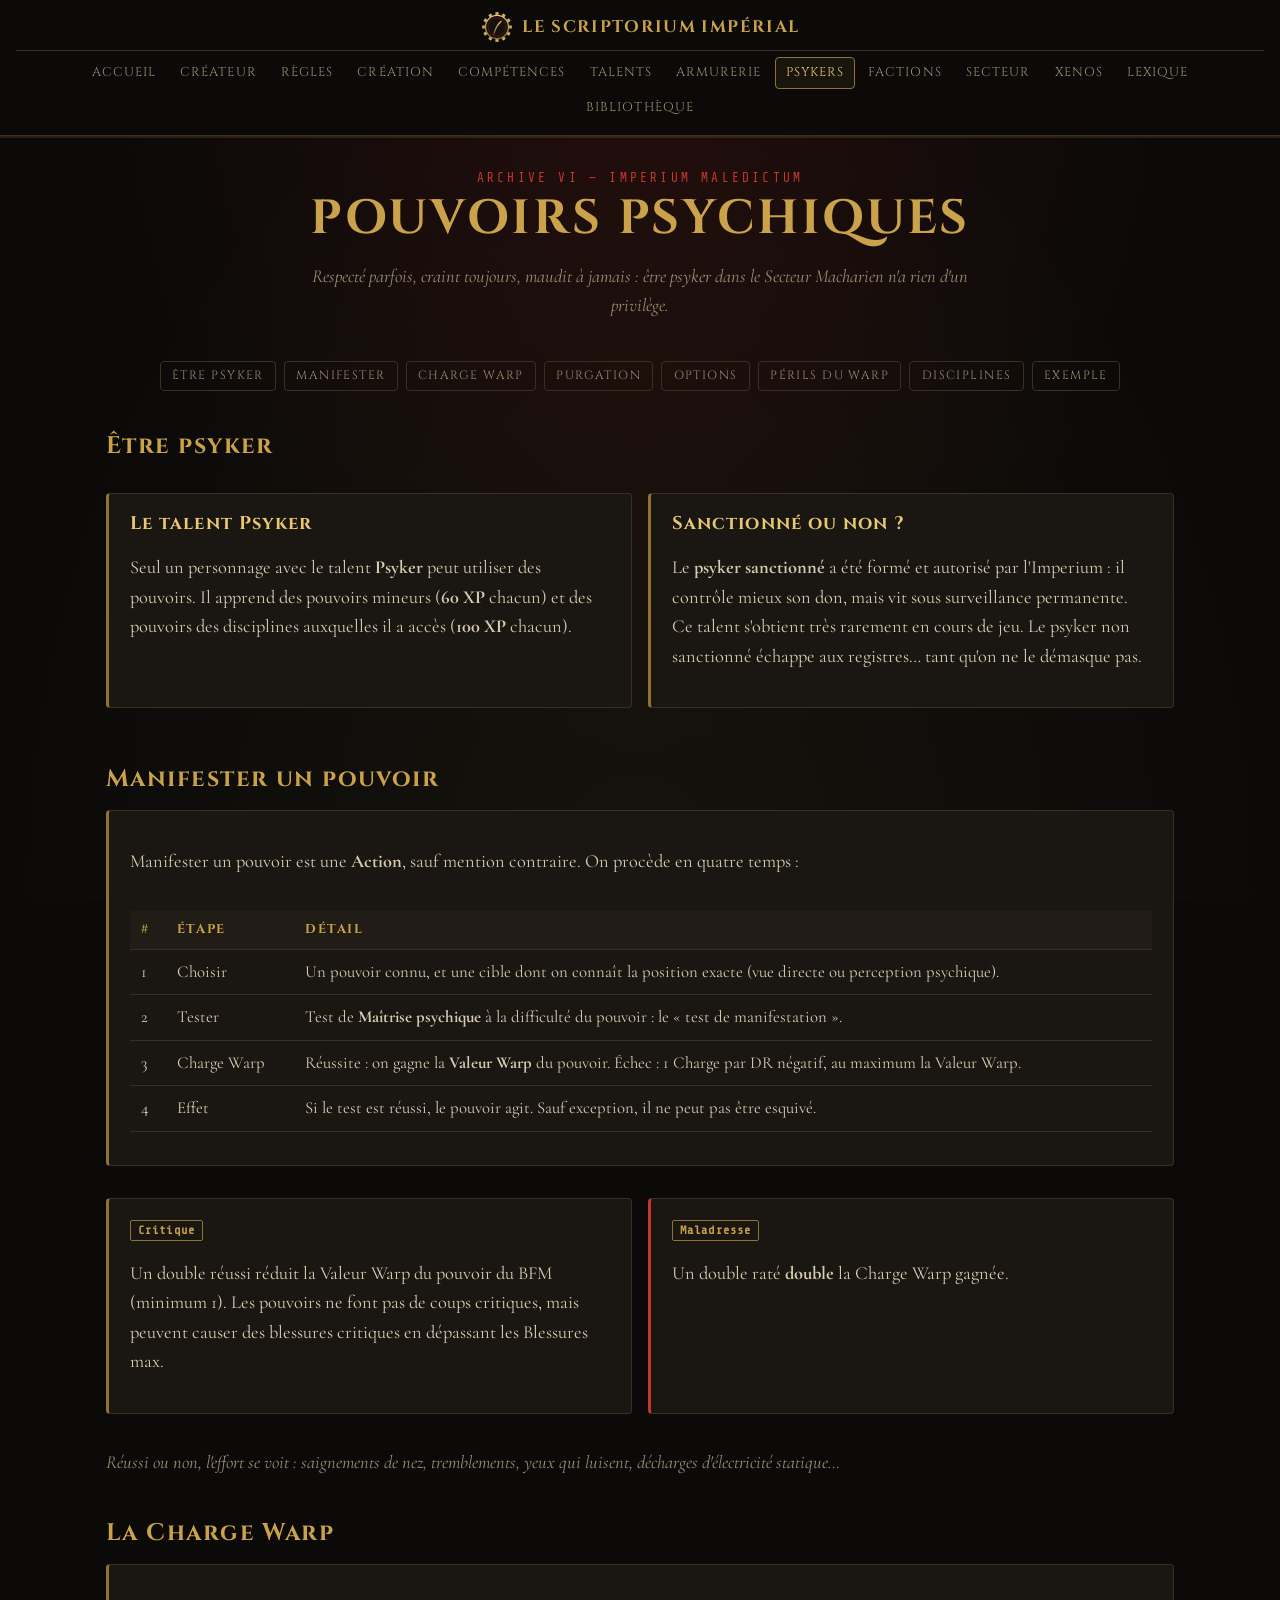
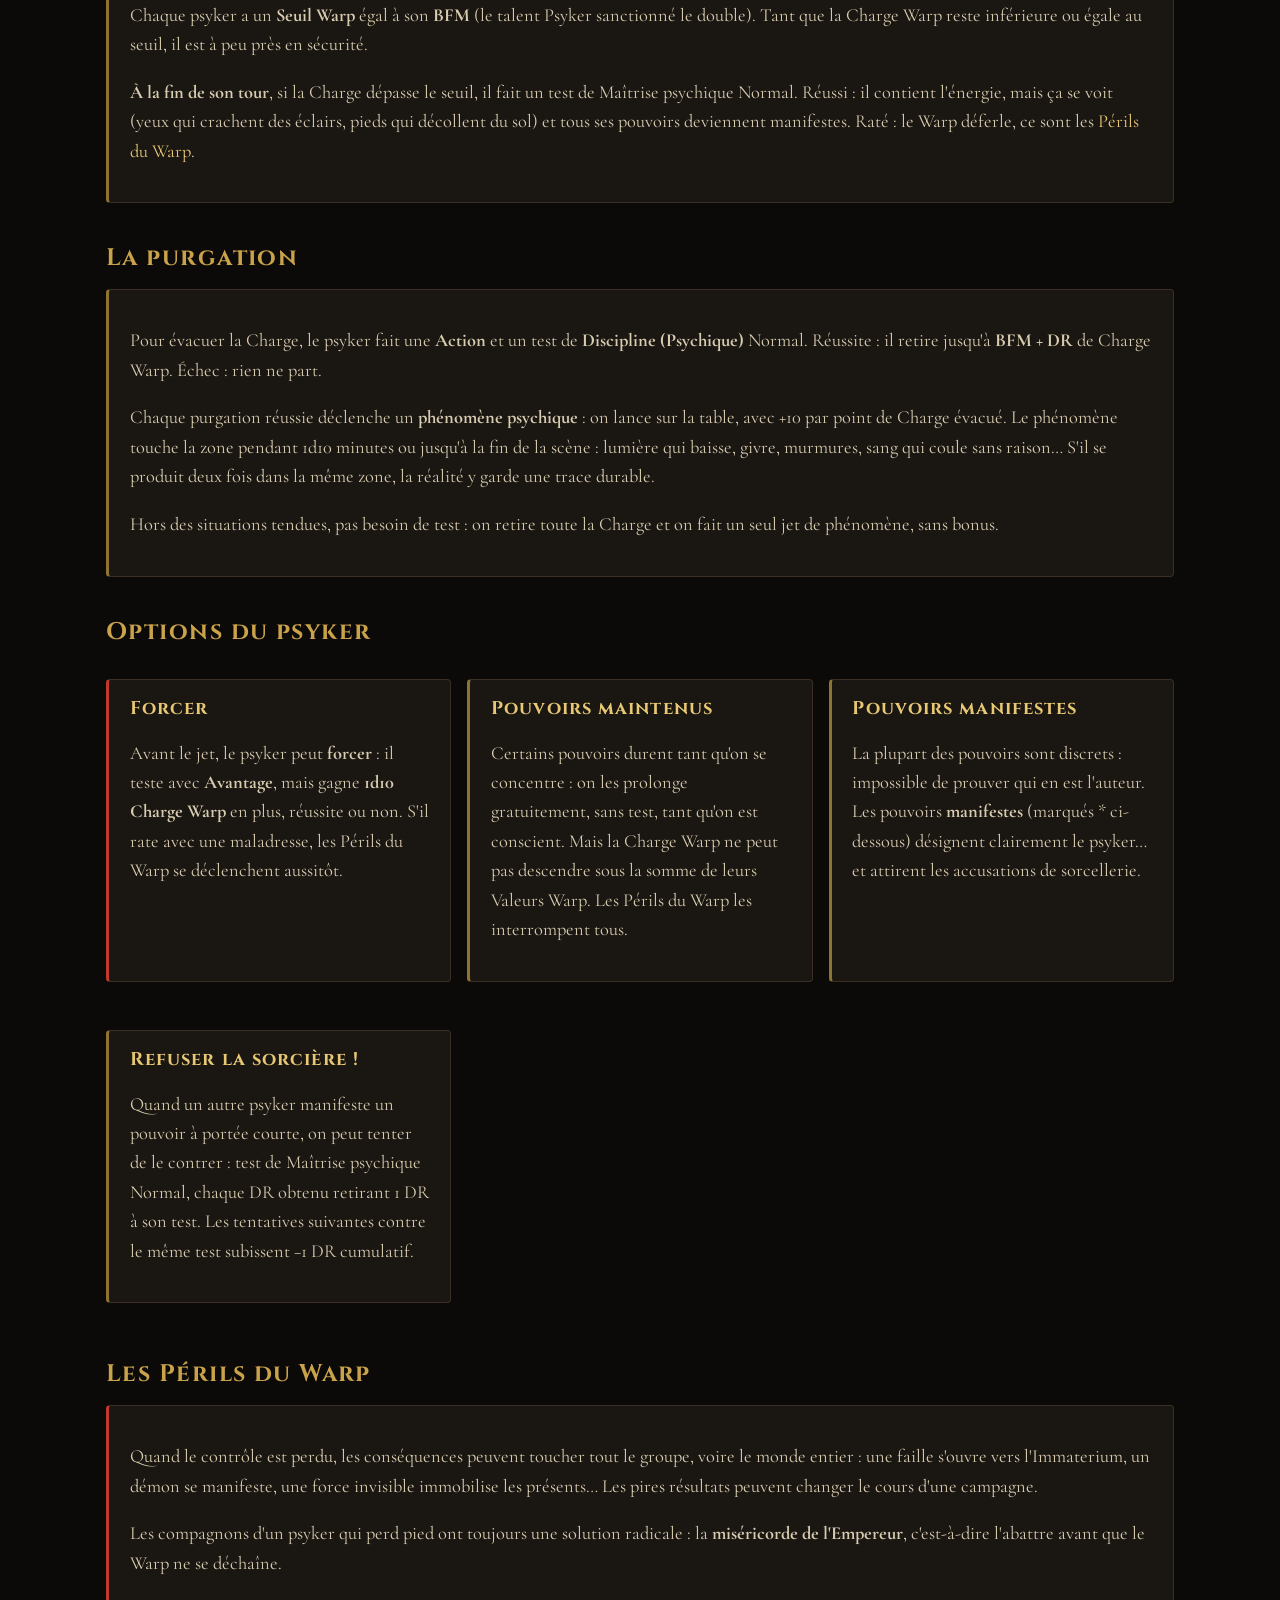
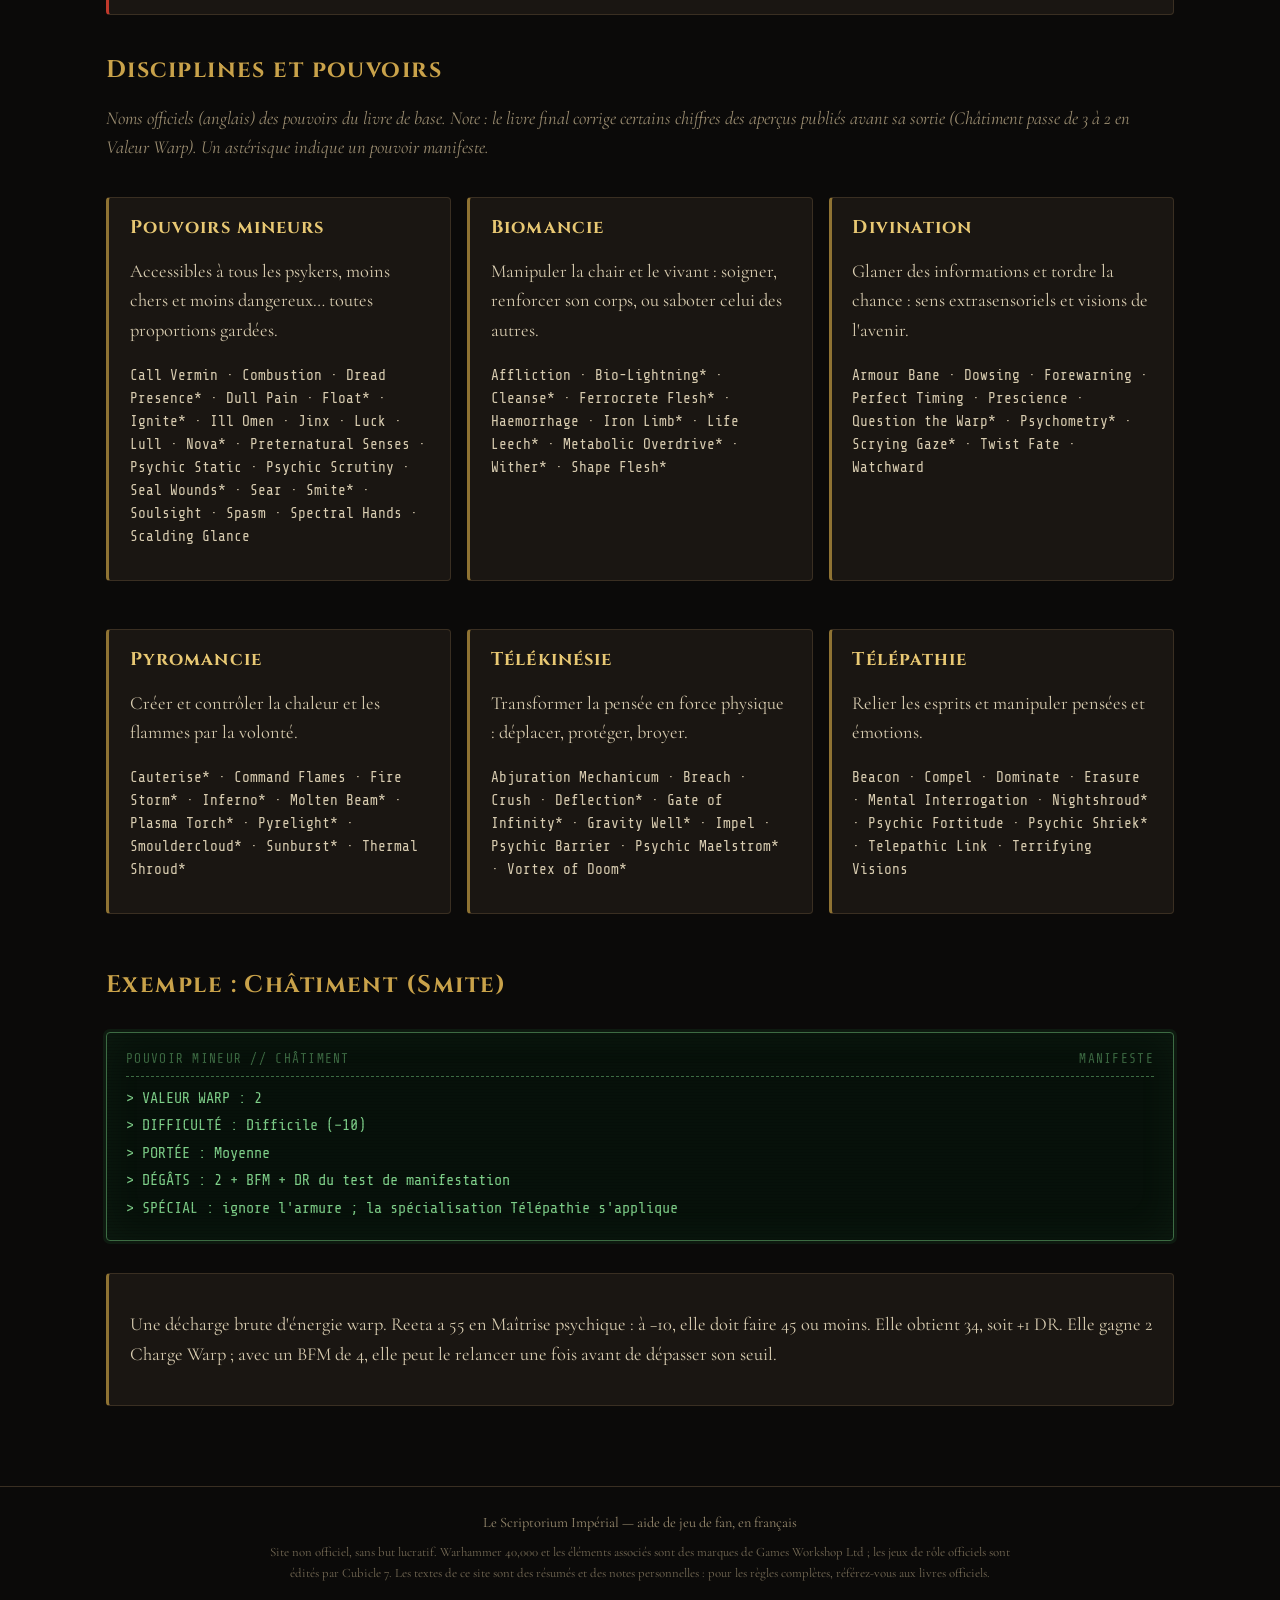
<file: psy.html>
<!doctype html>
<html lang="fr">
<head>
  <meta charset="utf-8">
  <meta name="viewport" content="width=device-width, initial-scale=1">
  <title>Pouvoirs psychiques — Le Scriptorium Impérial</title>
  <link rel="preconnect" href="https://fonts.googleapis.com">
  <link rel="preconnect" href="https://fonts.gstatic.com" crossorigin>
  <link href="https://fonts.googleapis.com/css2?family=Cinzel:wght@500;700&family=Cormorant+Garamond:ital,wght@0,400;0,600;1,400&family=Share+Tech+Mono&display=swap" rel="stylesheet">
  <link rel="stylesheet" href="css/style.css?v=10">
  <script src="js/main.js?v=10" defer></script>
</head>
<body>
  <main>
    <header class="page-title">
      <div class="kicker">Archive VI — Imperium Maledictum</div>
      <h1>Pouvoirs psychiques</h1>
      <p class="lead">Respecté parfois, craint toujours, maudit à jamais : être psyker dans le Secteur Macharien n'a rien d'un privilège.</p>
    </header>

    <nav class="toc">
      <a href="#psyker">Être psyker</a>
      <a href="#manifester">Manifester</a>
      <a href="#charge">Charge Warp</a>
      <a href="#purge">Purgation</a>
      <a href="#options">Options</a>
      <a href="#perils">Périls du Warp</a>
      <a href="#disciplines">Disciplines</a>
      <a href="#exemple">Exemple</a>
    </nav>

    <h2 id="psyker">Être psyker</h2>
    <div class="grid-2">
      <div class="panel">
        <h3>Le talent Psyker</h3>
        <p>
          Seul un personnage avec le talent <strong>Psyker</strong> peut utiliser des pouvoirs. Il apprend des pouvoirs mineurs
          (<strong>60 XP</strong> chacun) et des pouvoirs des disciplines auxquelles il a accès (<strong>100 XP</strong> chacun).
        </p>
      </div>
      <div class="panel">
        <h3>Sanctionné ou non ?</h3>
        <p>
          Le <strong>psyker sanctionné</strong> a été formé et autorisé par l'Imperium : il contrôle mieux son don, mais vit sous
          surveillance permanente. Ce talent s'obtient très rarement en cours de jeu. Le psyker non sanctionné échappe aux registres…
          tant qu'on ne le démasque pas.
        </p>
      </div>
    </div>

    <h2 id="manifester">Manifester un pouvoir</h2>
    <div class="panel">
      <p>Manifester un pouvoir est une <strong>Action</strong>, sauf mention contraire. On procède en quatre temps :</p>
      <div class="table-wrap">
        <table>
          <thead><tr><th>#</th><th>Étape</th><th>Détail</th></tr></thead>
          <tbody>
            <tr><td>1</td><td>Choisir</td><td>Un pouvoir connu, et une cible dont on connaît la position exacte (vue directe ou perception psychique).</td></tr>
            <tr><td>2</td><td>Tester</td><td>Test de <strong>Maîtrise psychique</strong> à la difficulté du pouvoir : le « test de manifestation ».</td></tr>
            <tr><td>3</td><td>Charge Warp</td><td>Réussite : on gagne la <strong>Valeur Warp</strong> du pouvoir. Échec : 1 Charge par DR négatif, au maximum la Valeur Warp.</td></tr>
            <tr><td>4</td><td>Effet</td><td>Si le test est réussi, le pouvoir agit. Sauf exception, il ne peut pas être esquivé.</td></tr>
          </tbody>
        </table>
      </div>
    </div>
    <div class="grid-2">
      <div class="panel">
        <h3><span class="tag">Critique</span></h3>
        <p>Un double réussi réduit la Valeur Warp du pouvoir du BFM (minimum 1). Les pouvoirs ne font pas de coups critiques, mais peuvent causer des blessures critiques en dépassant les Blessures max.</p>
      </div>
      <div class="panel warn">
        <h3><span class="tag">Maladresse</span></h3>
        <p>Un double raté <strong>double</strong> la Charge Warp gagnée.</p>
      </div>
    </div>
    <p style="color:var(--muted);font-style:italic">Réussi ou non, l'effort se voit : saignements de nez, tremblements, yeux qui luisent, décharges d'électricité statique…</p>

    <h2 id="charge">La Charge Warp</h2>
    <div class="panel">
      <p>
        Chaque psyker a un <strong>Seuil Warp</strong> égal à son <strong>BFM</strong> (le talent Psyker sanctionné le double). Tant que la Charge Warp reste inférieure ou égale au seuil, il est à peu près en sécurité.
      </p>
      <p>
        <strong>À la fin de son tour</strong>, si la Charge dépasse le seuil, il fait un test de Maîtrise psychique Normal.
        Réussi : il contient l'énergie, mais ça se voit (yeux qui crachent des éclairs, pieds qui décollent du sol) et tous
        ses pouvoirs deviennent manifestes. Raté : le Warp déferle, ce sont les <a href="#perils">Périls du Warp</a>.
      </p>
    </div>

    <h2 id="purge">La purgation</h2>
    <div class="panel">
      <p>
        Pour évacuer la Charge, le psyker fait une <strong>Action</strong> et un test de <strong>Discipline (Psychique)</strong> Normal.
        Réussite : il retire jusqu'à <strong>BFM + DR</strong> de Charge Warp. Échec : rien ne part.
      </p>
      <p>
        Chaque purgation réussie déclenche un <strong>phénomène psychique</strong> : on lance sur la table, avec +10 par point de
        Charge évacué. Le phénomène touche la zone pendant 1d10 minutes ou jusqu'à la fin de la scène : lumière qui baisse,
        givre, murmures, sang qui coule sans raison… S'il se produit deux fois dans la même zone, la réalité y garde une trace durable.
      </p>
      <p>Hors des situations tendues, pas besoin de test : on retire toute la Charge et on fait un seul jet de phénomène, sans bonus.</p>
    </div>

    <h2 id="options">Options du psyker</h2>
    <div class="grid-2">
      <div class="panel warn">
        <h3>Forcer</h3>
        <p>
          Avant le jet, le psyker peut <strong>forcer</strong> : il teste avec <strong>Avantage</strong>, mais gagne
          <strong>1d10 Charge Warp</strong> en plus, réussite ou non. S'il rate avec une maladresse, les Périls du Warp se déclenchent aussitôt.
        </p>
      </div>
      <div class="panel">
        <h3>Pouvoirs maintenus</h3>
        <p>
          Certains pouvoirs durent tant qu'on se concentre : on les prolonge gratuitement, sans test, tant qu'on est conscient.
          Mais la Charge Warp ne peut pas descendre sous la somme de leurs Valeurs Warp. Les Périls du Warp les interrompent tous.
        </p>
      </div>
      <div class="panel">
        <h3>Pouvoirs manifestes</h3>
        <p>
          La plupart des pouvoirs sont discrets : impossible de prouver qui en est l'auteur. Les pouvoirs <strong>manifestes</strong>
          (marqués * ci-dessous) désignent clairement le psyker… et attirent les accusations de sorcellerie.
        </p>
      </div>
      <div class="panel">
        <h3>Refuser la sorcière !</h3>
        <p>
          Quand un autre psyker manifeste un pouvoir à portée courte, on peut tenter de le contrer : test de Maîtrise psychique
          Normal, chaque DR obtenu retirant 1 DR à son test. Les tentatives suivantes contre le même test subissent −1 DR cumulatif.
        </p>
      </div>
    </div>

    <h2 id="perils">Les Périls du Warp</h2>
    <div class="panel warn">
      <p>
        Quand le contrôle est perdu, les conséquences peuvent toucher tout le groupe, voire le monde entier : une faille
        s'ouvre vers l'Immaterium, un démon se manifeste, une force invisible immobilise les présents… Les pires résultats
        peuvent changer le cours d'une campagne.
      </p>
      <p>
        Les compagnons d'un psyker qui perd pied ont toujours une solution radicale : la <strong>miséricorde de l'Empereur</strong>,
        c'est-à-dire l'abattre avant que le Warp ne se déchaîne.
      </p>
    </div>

    <h2 id="disciplines">Disciplines et pouvoirs</h2>
    <p style="color:var(--muted);font-style:italic">Noms officiels (anglais) des pouvoirs du livre de base. Note : le livre final corrige certains chiffres des aperçus publiés avant sa sortie (Châtiment passe de 3 à 2 en Valeur Warp). Un astérisque indique un pouvoir manifeste.</p>
    <div class="grid-2">
      <div class="panel">
        <h3>Pouvoirs mineurs</h3>
        <p>Accessibles à tous les psykers, moins chers et moins dangereux… toutes proportions gardées.</p>
        <p style="font-family:var(--font-mono);font-size:0.9rem">Call Vermin · Combustion · Dread Presence* · Dull Pain · Float* · Ignite* · Ill Omen · Jinx · Luck · Lull · Nova* · Preternatural Senses · Psychic Static · Psychic Scrutiny · Seal Wounds* · Sear · Smite* · Soulsight · Spasm · Spectral Hands · Scalding Glance</p>
      </div>
      <div class="panel">
        <h3>Biomancie</h3>
        <p>Manipuler la chair et le vivant : soigner, renforcer son corps, ou saboter celui des autres.</p>
        <p style="font-family:var(--font-mono);font-size:0.9rem">Affliction · Bio-Lightning* · Cleanse* · Ferrocrete Flesh* · Haemorrhage · Iron Limb* · Life Leech* · Metabolic Overdrive* · Wither* · Shape Flesh*</p>
      </div>
      <div class="panel">
        <h3>Divination</h3>
        <p>Glaner des informations et tordre la chance : sens extrasensoriels et visions de l'avenir.</p>
        <p style="font-family:var(--font-mono);font-size:0.9rem">Armour Bane · Dowsing · Forewarning · Perfect Timing · Prescience · Question the Warp* · Psychometry* · Scrying Gaze* · Twist Fate · Watchward</p>
      </div>
      <div class="panel">
        <h3>Pyromancie</h3>
        <p>Créer et contrôler la chaleur et les flammes par la volonté.</p>
        <p style="font-family:var(--font-mono);font-size:0.9rem">Cauterise* · Command Flames · Fire Storm* · Inferno* · Molten Beam* · Plasma Torch* · Pyrelight* · Smouldercloud* · Sunburst* · Thermal Shroud*</p>
      </div>
      <div class="panel">
        <h3>Télékinésie</h3>
        <p>Transformer la pensée en force physique : déplacer, protéger, broyer.</p>
        <p style="font-family:var(--font-mono);font-size:0.9rem">Abjuration Mechanicum · Breach · Crush · Deflection* · Gate of Infinity* · Gravity Well* · Impel · Psychic Barrier · Psychic Maelstrom* · Vortex of Doom*</p>
      </div>
      <div class="panel">
        <h3>Télépathie</h3>
        <p>Relier les esprits et manipuler pensées et émotions.</p>
        <p style="font-family:var(--font-mono);font-size:0.9rem">Beacon · Compel · Dominate · Erasure · Mental Interrogation · Nightshroud* · Psychic Fortitude · Psychic Shriek* · Telepathic Link · Terrifying Visions</p>
      </div>
    </div>

    <h2 id="exemple">Exemple : Châtiment (Smite)</h2>
    <div class="dataslate" style="max-width:none">
      <div class="ds-head"><span>POUVOIR MINEUR // CHÂTIMENT</span><span>MANIFESTE</span></div>
      <p>&gt; VALEUR WARP : 2</p>
      <p>&gt; DIFFICULTÉ : Difficile (−10)</p>
      <p>&gt; PORTÉE : Moyenne</p>
      <p>&gt; DÉGÂTS : 2 + BFM + DR du test de manifestation</p>
      <p>&gt; SPÉCIAL : ignore l'armure ; la spécialisation Télépathie s'applique</p>
    </div>
    <div class="panel">
      <p>
        Une décharge brute d'énergie warp. Reeta a 55 en Maîtrise psychique : à −10, elle doit faire 45 ou moins.
        Elle obtient 34, soit +1 DR. Elle gagne 2 Charge Warp ; avec un BFM de 4, elle peut le relancer une fois avant de dépasser son seuil.
      </p>
    </div>
  </main>
</body>
</html>
</file>
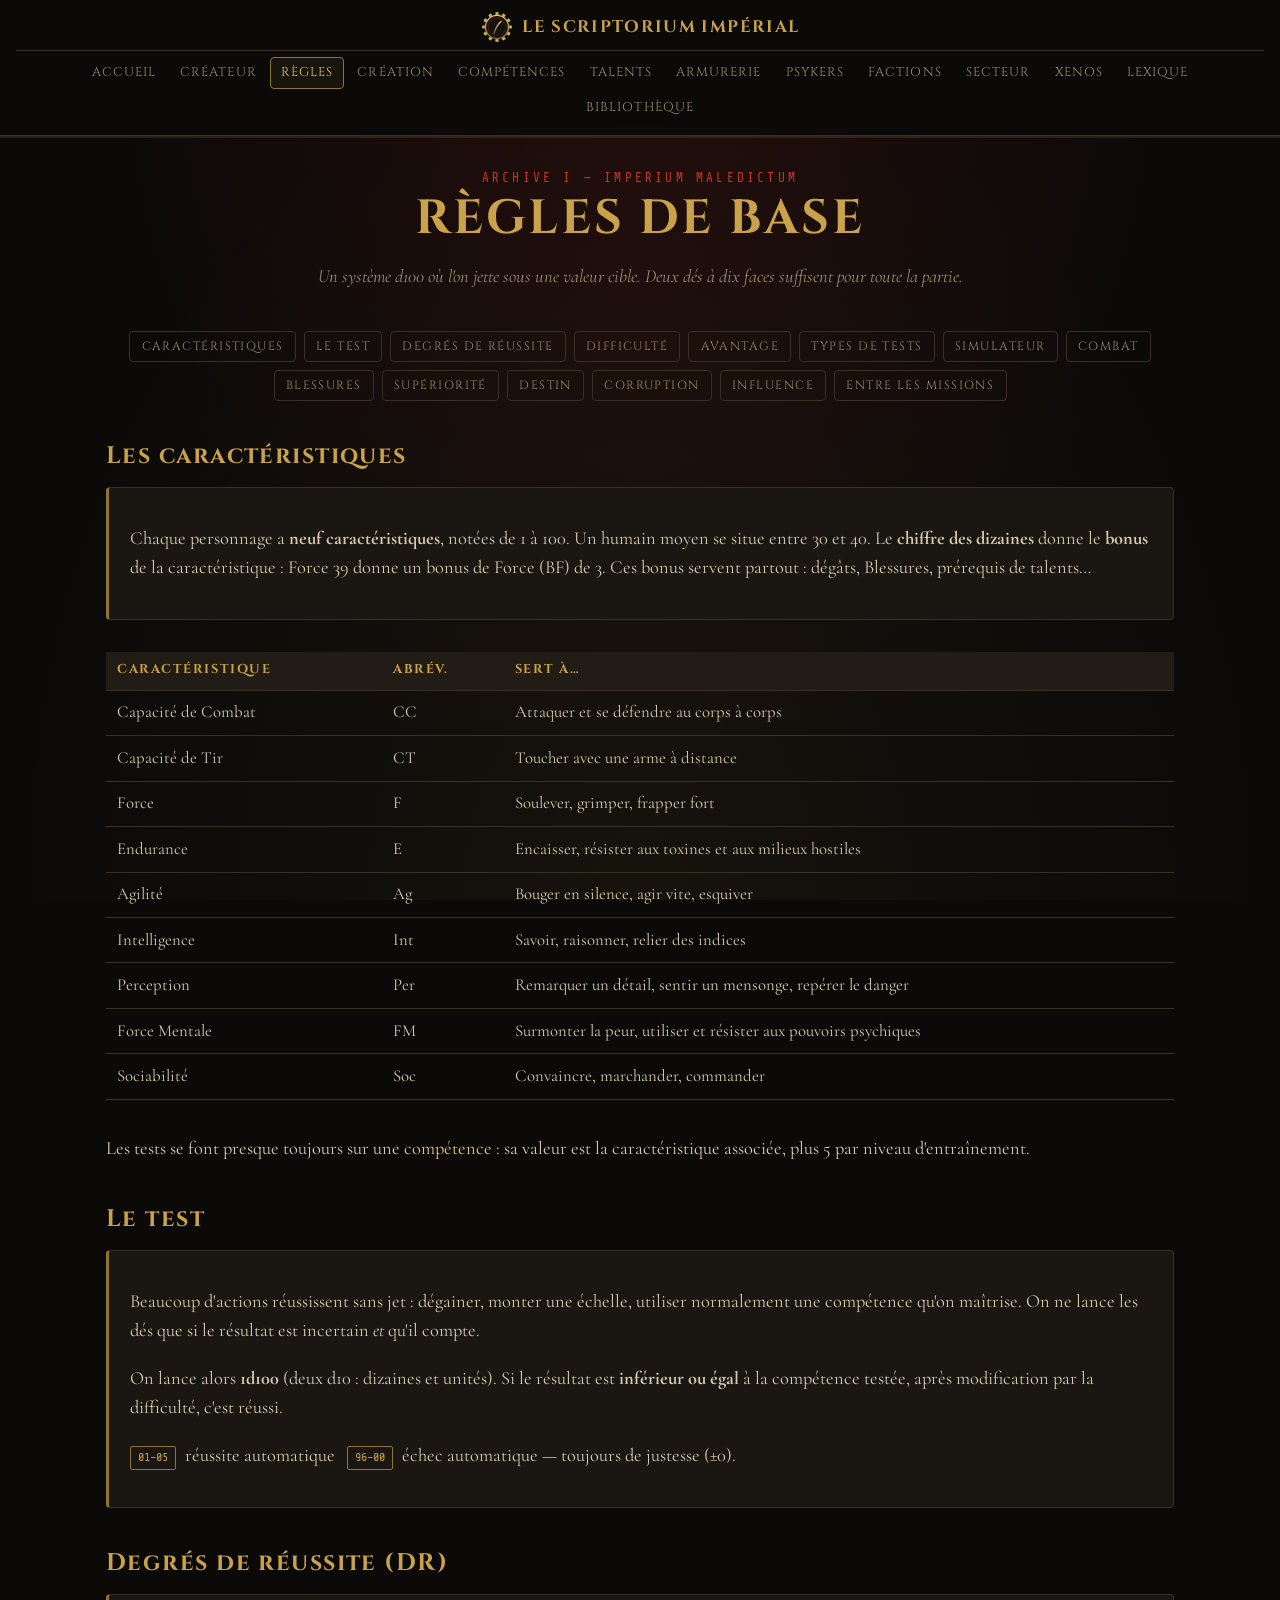
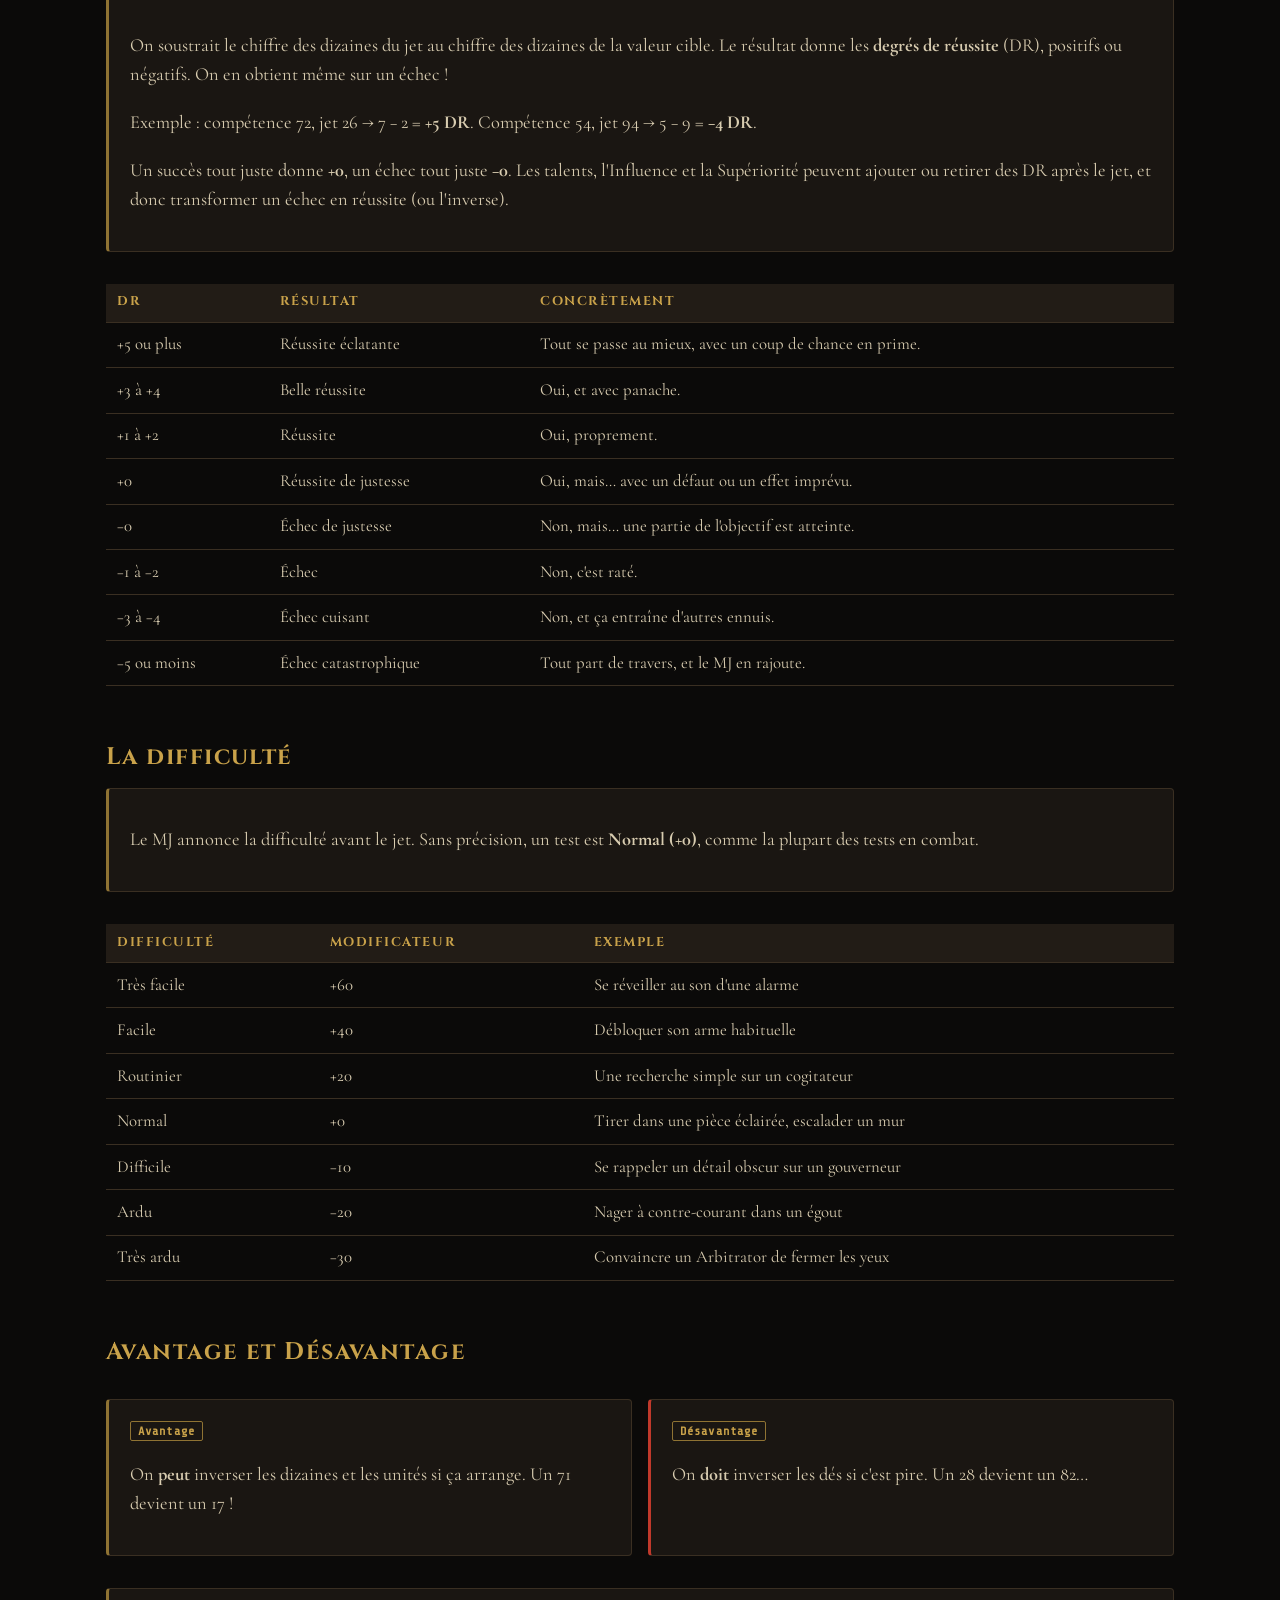
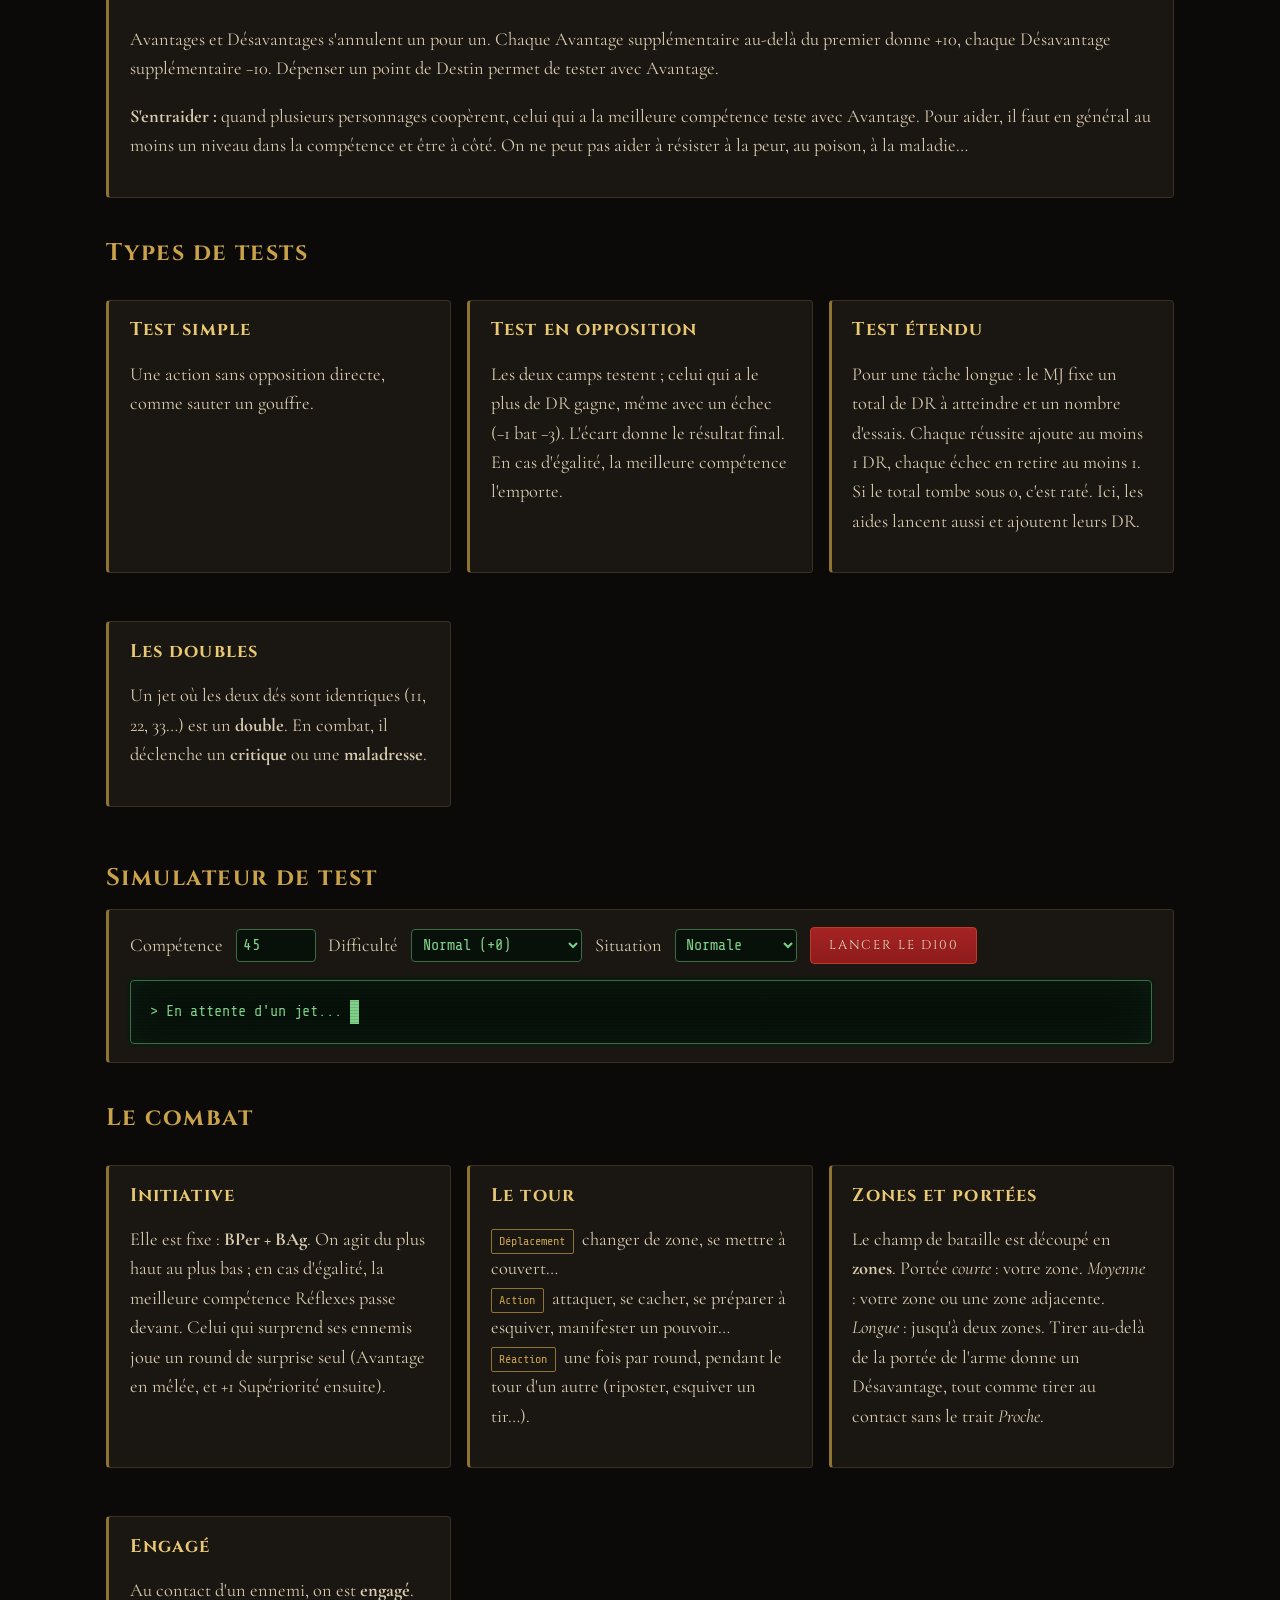
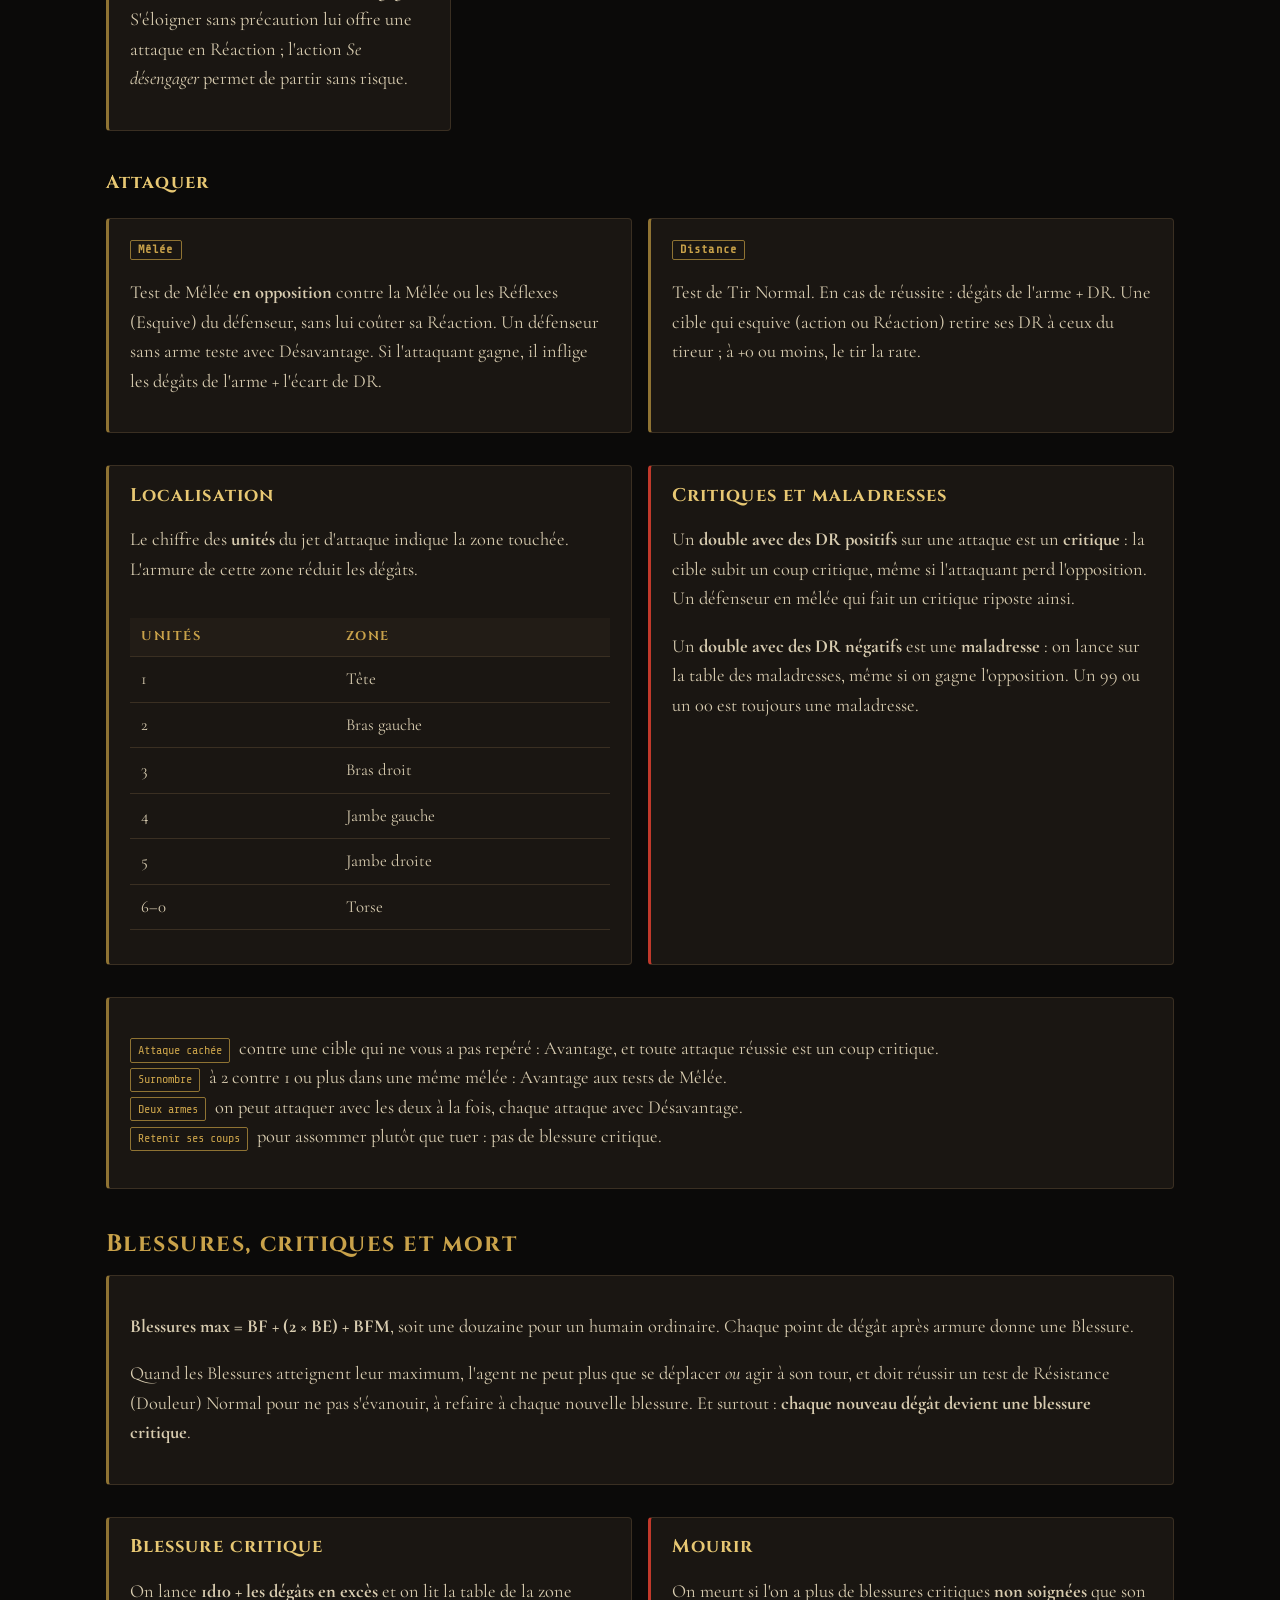
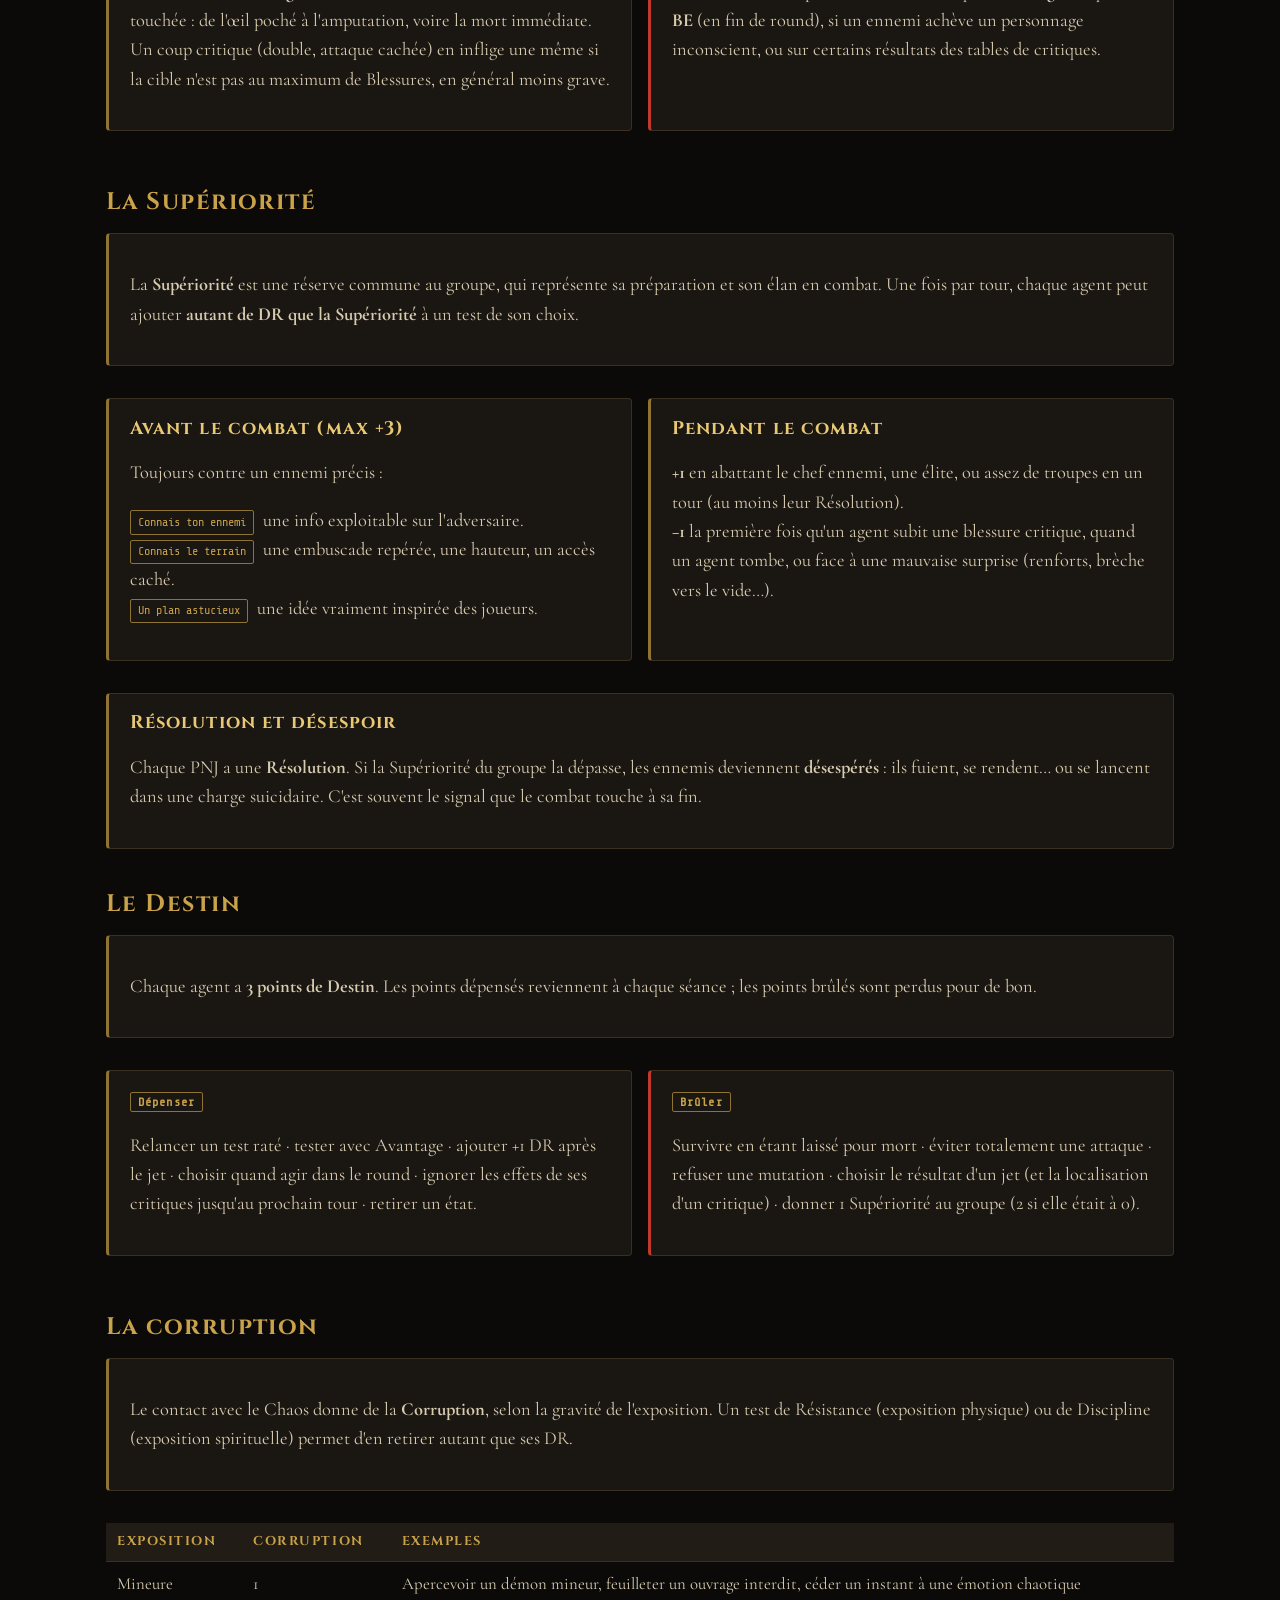
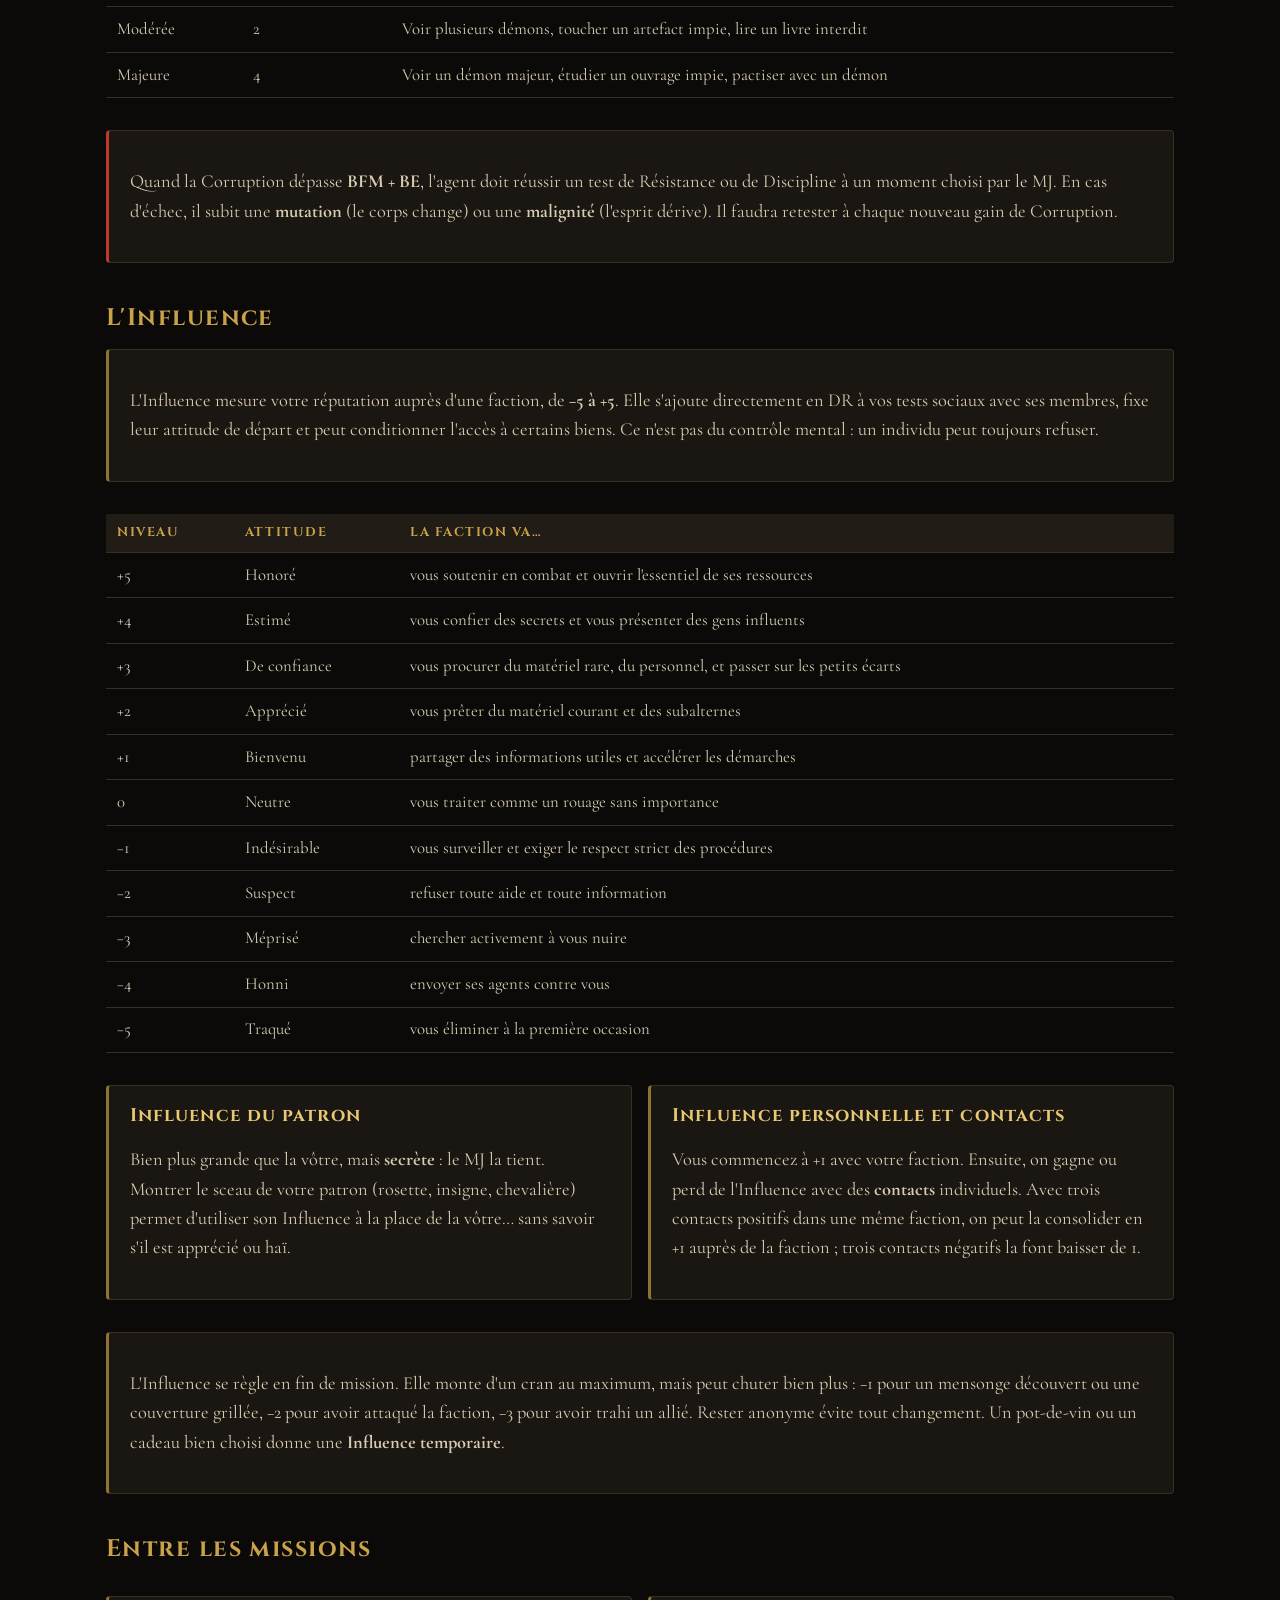
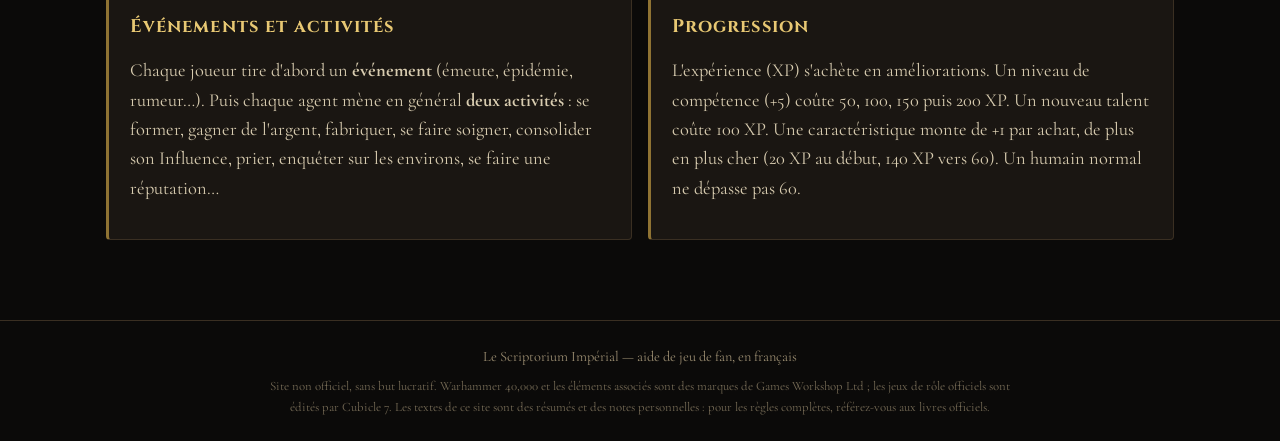
<file: regles.html>
<!doctype html>
<html lang="fr">
<head>
  <meta charset="utf-8">
  <meta name="viewport" content="width=device-width, initial-scale=1">
  <title>Règles de base — Le Scriptorium Impérial</title>
  <link rel="preconnect" href="https://fonts.googleapis.com">
  <link rel="preconnect" href="https://fonts.gstatic.com" crossorigin>
  <link href="https://fonts.googleapis.com/css2?family=Cinzel:wght@500;700&family=Cormorant+Garamond:ital,wght@0,400;0,600;1,400&family=Share+Tech+Mono&display=swap" rel="stylesheet">
  <link rel="stylesheet" href="css/style.css?v=10">
  <script src="js/main.js?v=10" defer></script>
</head>
<body>
  <main>
    <header class="page-title">
      <div class="kicker">Archive I — Imperium Maledictum</div>
      <h1>Règles de base</h1>
      <p class="lead">Un système d100 où l'on jette sous une valeur cible. Deux dés à dix faces suffisent pour toute la partie.</p>
    </header>

    <nav class="toc">
      <a href="#caracs">Caractéristiques</a>
      <a href="#test">Le test</a>
      <a href="#degres">Degrés de réussite</a>
      <a href="#difficulte">Difficulté</a>
      <a href="#avantage">Avantage</a>
      <a href="#types">Types de tests</a>
      <a href="#simulateur">Simulateur</a>
      <a href="#combat">Combat</a>
      <a href="#blessures">Blessures</a>
      <a href="#superiorite">Supériorité</a>
      <a href="#destin">Destin</a>
      <a href="#corruption">Corruption</a>
      <a href="#influence">Influence</a>
      <a href="#entre-missions">Entre les missions</a>
    </nav>

    <h2 id="caracs">Les caractéristiques</h2>
    <div class="panel">
      <p>
        Chaque personnage a <strong>neuf caractéristiques</strong>, notées de 1 à 100. Un humain moyen se situe
        entre 30 et 40. Le <strong>chiffre des dizaines</strong> donne le <strong>bonus</strong> de la caractéristique :
        Force 39 donne un bonus de Force (BF) de 3. Ces bonus servent partout : dégâts, Blessures, prérequis de talents…
      </p>
    </div>
    <div class="table-wrap">
      <table>
        <thead><tr><th>Caractéristique</th><th>Abrév.</th><th>Sert à…</th></tr></thead>
        <tbody>
          <tr><td>Capacité de Combat</td><td>CC</td><td>Attaquer et se défendre au corps à corps</td></tr>
          <tr><td>Capacité de Tir</td><td>CT</td><td>Toucher avec une arme à distance</td></tr>
          <tr><td>Force</td><td>F</td><td>Soulever, grimper, frapper fort</td></tr>
          <tr><td>Endurance</td><td>E</td><td>Encaisser, résister aux toxines et aux milieux hostiles</td></tr>
          <tr><td>Agilité</td><td>Ag</td><td>Bouger en silence, agir vite, esquiver</td></tr>
          <tr><td>Intelligence</td><td>Int</td><td>Savoir, raisonner, relier des indices</td></tr>
          <tr><td>Perception</td><td>Per</td><td>Remarquer un détail, sentir un mensonge, repérer le danger</td></tr>
          <tr><td>Force Mentale</td><td>FM</td><td>Surmonter la peur, utiliser et résister aux pouvoirs psychiques</td></tr>
          <tr><td>Sociabilité</td><td>Soc</td><td>Convaincre, marchander, commander</td></tr>
        </tbody>
      </table>
    </div>
    <p>Les tests se font presque toujours sur une <a href="competences.html">compétence</a> : sa valeur est la caractéristique associée, plus 5 par niveau d'entraînement.</p>

    <h2 id="test">Le test</h2>
    <div class="panel">
      <p>
        Beaucoup d'actions réussissent sans jet : dégainer, monter une échelle, utiliser normalement une compétence
        qu'on maîtrise. On ne lance les dés que si le résultat est incertain <em>et</em> qu'il compte.
      </p>
      <p>
        On lance alors <strong>1d100</strong> (deux d10 : dizaines et unités). Si le résultat est
        <strong>inférieur ou égal</strong> à la compétence testée, après modification par la difficulté, c'est réussi.
      </p>
      <p>
        <span class="tag">01–05</span> réussite automatique &nbsp;
        <span class="tag">96–00</span> échec automatique — toujours de justesse (±0).
      </p>
    </div>

    <h2 id="degres">Degrés de réussite (DR)</h2>
    <div class="panel">
      <p>
        On soustrait le chiffre des dizaines du jet au chiffre des dizaines de la valeur cible. Le résultat donne
        les <strong>degrés de réussite</strong> (DR), positifs ou négatifs. On en obtient même sur un échec !
      </p>
      <p>
        Exemple : compétence 72, jet 26 → 7 − 2 = <strong>+5 DR</strong>. Compétence 54, jet 94 → 5 − 9 = <strong>−4 DR</strong>.
      </p>
      <p>
        Un succès tout juste donne <strong>+0</strong>, un échec tout juste <strong>−0</strong>. Les talents, l'Influence et la
        Supériorité peuvent ajouter ou retirer des DR après le jet, et donc transformer un échec en réussite (ou l'inverse).
      </p>
    </div>
    <div class="table-wrap">
      <table>
        <thead><tr><th>DR</th><th>Résultat</th><th>Concrètement</th></tr></thead>
        <tbody>
          <tr><td>+5 ou plus</td><td>Réussite éclatante</td><td>Tout se passe au mieux, avec un coup de chance en prime.</td></tr>
          <tr><td>+3 à +4</td><td>Belle réussite</td><td>Oui, et avec panache.</td></tr>
          <tr><td>+1 à +2</td><td>Réussite</td><td>Oui, proprement.</td></tr>
          <tr><td>+0</td><td>Réussite de justesse</td><td>Oui, mais… avec un défaut ou un effet imprévu.</td></tr>
          <tr><td>−0</td><td>Échec de justesse</td><td>Non, mais… une partie de l'objectif est atteinte.</td></tr>
          <tr><td>−1 à −2</td><td>Échec</td><td>Non, c'est raté.</td></tr>
          <tr><td>−3 à −4</td><td>Échec cuisant</td><td>Non, et ça entraîne d'autres ennuis.</td></tr>
          <tr><td>−5 ou moins</td><td>Échec catastrophique</td><td>Tout part de travers, et le MJ en rajoute.</td></tr>
        </tbody>
      </table>
    </div>

    <h2 id="difficulte">La difficulté</h2>
    <div class="panel">
      <p>Le MJ annonce la difficulté avant le jet. Sans précision, un test est <strong>Normal (+0)</strong>, comme la plupart des tests en combat.</p>
    </div>
    <div class="table-wrap">
      <table>
        <thead><tr><th>Difficulté</th><th>Modificateur</th><th>Exemple</th></tr></thead>
        <tbody>
          <tr><td>Très facile</td><td>+60</td><td>Se réveiller au son d'une alarme</td></tr>
          <tr><td>Facile</td><td>+40</td><td>Débloquer son arme habituelle</td></tr>
          <tr><td>Routinier</td><td>+20</td><td>Une recherche simple sur un cogitateur</td></tr>
          <tr><td>Normal</td><td>+0</td><td>Tirer dans une pièce éclairée, escalader un mur</td></tr>
          <tr><td>Difficile</td><td>−10</td><td>Se rappeler un détail obscur sur un gouverneur</td></tr>
          <tr><td>Ardu</td><td>−20</td><td>Nager à contre-courant dans un égout</td></tr>
          <tr><td>Très ardu</td><td>−30</td><td>Convaincre un Arbitrator de fermer les yeux</td></tr>
        </tbody>
      </table>
    </div>

    <h2 id="avantage">Avantage et Désavantage</h2>
    <div class="grid-2">
      <div class="panel">
        <h3><span class="tag">Avantage</span></h3>
        <p>On <strong>peut</strong> inverser les dizaines et les unités si ça arrange. Un 71 devient un 17 !</p>
      </div>
      <div class="panel warn">
        <h3><span class="tag">Désavantage</span></h3>
        <p>On <strong>doit</strong> inverser les dés si c'est pire. Un 28 devient un 82…</p>
      </div>
    </div>
    <div class="panel">
      <p>
        Avantages et Désavantages s'annulent un pour un. Chaque Avantage supplémentaire au-delà du premier donne +10,
        chaque Désavantage supplémentaire −10. Dépenser un point de Destin permet de tester avec Avantage.
      </p>
      <p>
        <strong>S'entraider :</strong> quand plusieurs personnages coopèrent, celui qui a la meilleure compétence teste avec
        Avantage. Pour aider, il faut en général au moins un niveau dans la compétence et être à côté.
        On ne peut pas aider à résister à la peur, au poison, à la maladie…
      </p>
    </div>

    <h2 id="types">Types de tests</h2>
    <div class="grid-2">
      <div class="panel">
        <h3>Test simple</h3>
        <p>Une action sans opposition directe, comme sauter un gouffre.</p>
      </div>
      <div class="panel">
        <h3>Test en opposition</h3>
        <p>
          Les deux camps testent ; celui qui a le plus de DR gagne, même avec un échec (−1 bat −3).
          L'écart donne le résultat final. En cas d'égalité, la meilleure compétence l'emporte.
        </p>
      </div>
      <div class="panel">
        <h3>Test étendu</h3>
        <p>
          Pour une tâche longue : le MJ fixe un total de DR à atteindre et un nombre d'essais. Chaque réussite
          ajoute au moins 1 DR, chaque échec en retire au moins 1. Si le total tombe sous 0, c'est raté.
          Ici, les aides lancent aussi et ajoutent leurs DR.
        </p>
      </div>
      <div class="panel">
        <h3>Les doubles</h3>
        <p>
          Un jet où les deux dés sont identiques (11, 22, 33…) est un <strong>double</strong>. En combat, il déclenche
          un <strong>critique</strong> ou une <strong>maladresse</strong>.
        </p>
      </div>
    </div>

    <h2 id="simulateur">Simulateur de test</h2>
    <div class="panel">
      <div class="dice-box">
        <label for="roll-target">Compétence</label>
        <input id="roll-target" type="number" min="1" max="100" value="45">
        <label for="roll-mod">Difficulté</label>
        <select id="roll-mod" class="select">
          <option value="60">Très facile (+60)</option>
          <option value="40">Facile (+40)</option>
          <option value="20">Routinier (+20)</option>
          <option value="0" selected>Normal (+0)</option>
          <option value="-10">Difficile (−10)</option>
          <option value="-20">Ardu (−20)</option>
          <option value="-30">Très ardu (−30)</option>
        </select>
        <label for="roll-adv">Situation</label>
        <select id="roll-adv" class="select">
          <option value="0" selected>Normale</option>
          <option value="1">Avantage</option>
          <option value="-1">Désavantage</option>
        </select>
        <button class="btn" id="roll-btn">Lancer le d100</button>
      </div>
      <div class="dataslate" id="roll-out" style="margin:1rem 0 0;max-width:none">
        <p>&gt; En attente d'un jet... <span class="cursor">&nbsp;</span></p>
      </div>
    </div>

    <h2 id="combat">Le combat</h2>
    <div class="grid-2">
      <div class="panel">
        <h3>Initiative</h3>
        <p>
          Elle est fixe : <strong>BPer + BAg</strong>. On agit du plus haut au plus bas ; en cas d'égalité, la meilleure
          compétence Réflexes passe devant. Celui qui surprend ses ennemis joue un round de surprise seul
          (Avantage en mêlée, et +1 Supériorité ensuite).
        </p>
      </div>
      <div class="panel">
        <h3>Le tour</h3>
        <p>
          <span class="tag">Déplacement</span> changer de zone, se mettre à couvert…<br>
          <span class="tag">Action</span> attaquer, se cacher, se préparer à esquiver, manifester un pouvoir…<br>
          <span class="tag">Réaction</span> une fois par round, pendant le tour d'un autre (riposter, esquiver un tir…).
        </p>
      </div>
      <div class="panel">
        <h3>Zones et portées</h3>
        <p>
          Le champ de bataille est découpé en <strong>zones</strong>. Portée <em>courte</em> : votre zone.
          <em>Moyenne</em> : votre zone ou une zone adjacente. <em>Longue</em> : jusqu'à deux zones.
          Tirer au-delà de la portée de l'arme donne un Désavantage, tout comme tirer au contact sans le trait <em>Proche</em>.
        </p>
      </div>
      <div class="panel">
        <h3>Engagé</h3>
        <p>
          Au contact d'un ennemi, on est <strong>engagé</strong>. S'éloigner sans précaution lui offre une attaque en Réaction ;
          l'action <em>Se désengager</em> permet de partir sans risque.
        </p>
      </div>
    </div>

    <h3>Attaquer</h3>
    <div class="grid-2">
      <div class="panel">
        <h3><span class="tag">Mêlée</span></h3>
        <p>
          Test de Mêlée <strong>en opposition</strong> contre la Mêlée ou les Réflexes (Esquive) du défenseur, sans lui coûter sa Réaction.
          Un défenseur sans arme teste avec Désavantage. Si l'attaquant gagne, il inflige les dégâts de l'arme + l'écart de DR.
        </p>
      </div>
      <div class="panel">
        <h3><span class="tag">Distance</span></h3>
        <p>
          Test de Tir Normal. En cas de réussite : dégâts de l'arme + DR. Une cible qui esquive (action ou Réaction)
          retire ses DR à ceux du tireur ; à +0 ou moins, le tir la rate.
        </p>
      </div>
    </div>
    <div class="grid-2">
      <div class="panel">
        <h3>Localisation</h3>
        <p>Le chiffre des <strong>unités</strong> du jet d'attaque indique la zone touchée. L'armure de cette zone réduit les dégâts.</p>
        <div class="table-wrap">
          <table>
            <thead><tr><th>Unités</th><th>Zone</th></tr></thead>
            <tbody>
              <tr><td>1</td><td>Tête</td></tr>
              <tr><td>2</td><td>Bras gauche</td></tr>
              <tr><td>3</td><td>Bras droit</td></tr>
              <tr><td>4</td><td>Jambe gauche</td></tr>
              <tr><td>5</td><td>Jambe droite</td></tr>
              <tr><td>6–0</td><td>Torse</td></tr>
            </tbody>
          </table>
        </div>
      </div>
      <div class="panel warn">
        <h3>Critiques et maladresses</h3>
        <p>
          Un <strong>double avec des DR positifs</strong> sur une attaque est un <strong>critique</strong> : la cible subit un
          coup critique, même si l'attaquant perd l'opposition. Un défenseur en mêlée qui fait un critique riposte ainsi.
        </p>
        <p>
          Un <strong>double avec des DR négatifs</strong> est une <strong>maladresse</strong> : on lance sur la table des maladresses,
          même si on gagne l'opposition. Un 99 ou un 00 est toujours une maladresse.
        </p>
      </div>
    </div>
    <div class="panel">
      <p>
        <span class="tag">Attaque cachée</span> contre une cible qui ne vous a pas repéré : Avantage, et toute attaque réussie est un coup critique.<br>
        <span class="tag">Surnombre</span> à 2 contre 1 ou plus dans une même mêlée : Avantage aux tests de Mêlée.<br>
        <span class="tag">Deux armes</span> on peut attaquer avec les deux à la fois, chaque attaque avec Désavantage.<br>
        <span class="tag">Retenir ses coups</span> pour assommer plutôt que tuer : pas de blessure critique.
      </p>
    </div>

    <h2 id="blessures">Blessures, critiques et mort</h2>
    <div class="panel">
      <p>
        <strong>Blessures max = BF + (2 × BE) + BFM</strong>, soit une douzaine pour un humain ordinaire.
        Chaque point de dégât après armure donne une Blessure.
      </p>
      <p>
        Quand les Blessures atteignent leur maximum, l'agent ne peut plus que se déplacer <em>ou</em> agir à son tour,
        et doit réussir un test de Résistance (Douleur) Normal pour ne pas s'évanouir, à refaire à chaque nouvelle blessure.
        Et surtout : <strong>chaque nouveau dégât devient une blessure critique</strong>.
      </p>
    </div>
    <div class="grid-2">
      <div class="panel">
        <h3>Blessure critique</h3>
        <p>
          On lance <strong>1d10 + les dégâts en excès</strong> et on lit la table de la zone touchée : de l'œil poché à
          l'amputation, voire la mort immédiate. Un coup critique (double, attaque cachée) en inflige une même si la cible
          n'est pas au maximum de Blessures, en général moins grave.
        </p>
      </div>
      <div class="panel warn">
        <h3>Mourir</h3>
        <p>
          On meurt si l'on a plus de blessures critiques <strong>non soignées</strong> que son <strong>BE</strong>
          (en fin de round), si un ennemi achève un personnage inconscient, ou sur certains résultats des tables de critiques.
        </p>
      </div>
    </div>

    <h2 id="superiorite">La Supériorité</h2>
    <div class="panel">
      <p>
        La <strong>Supériorité</strong> est une réserve commune au groupe, qui représente sa préparation et son élan en combat.
        Une fois par tour, chaque agent peut ajouter <strong>autant de DR que la Supériorité</strong> à un test de son choix.
      </p>
    </div>
    <div class="grid-2">
      <div class="panel">
        <h3>Avant le combat (max +3)</h3>
        <p>Toujours contre un ennemi précis :</p>
        <p>
          <span class="tag">Connais ton ennemi</span> une info exploitable sur l'adversaire.<br>
          <span class="tag">Connais le terrain</span> une embuscade repérée, une hauteur, un accès caché.<br>
          <span class="tag">Un plan astucieux</span> une idée vraiment inspirée des joueurs.
        </p>
      </div>
      <div class="panel">
        <h3>Pendant le combat</h3>
        <p>
          <strong>+1</strong> en abattant le chef ennemi, une élite, ou assez de troupes en un tour (au moins leur Résolution).<br>
          <strong>−1</strong> la première fois qu'un agent subit une blessure critique, quand un agent tombe,
          ou face à une mauvaise surprise (renforts, brèche vers le vide…).
        </p>
      </div>
    </div>
    <div class="panel">
      <h3>Résolution et désespoir</h3>
      <p>
        Chaque PNJ a une <strong>Résolution</strong>. Si la Supériorité du groupe la dépasse, les ennemis deviennent
        <strong>désespérés</strong> : ils fuient, se rendent… ou se lancent dans une charge suicidaire.
        C'est souvent le signal que le combat touche à sa fin.
      </p>
    </div>

    <h2 id="destin">Le Destin</h2>
    <div class="panel">
      <p>Chaque agent a <strong>3 points de Destin</strong>. Les points dépensés reviennent à chaque séance ; les points brûlés sont perdus pour de bon.</p>
    </div>
    <div class="grid-2">
      <div class="panel">
        <h3><span class="tag">Dépenser</span></h3>
        <p>
          Relancer un test raté · tester avec Avantage · ajouter +1 DR après le jet · choisir quand agir dans le round ·
          ignorer les effets de ses critiques jusqu'au prochain tour · retirer un état.
        </p>
      </div>
      <div class="panel warn">
        <h3><span class="tag">Brûler</span></h3>
        <p>
          Survivre en étant laissé pour mort · éviter totalement une attaque · refuser une mutation ·
          choisir le résultat d'un jet (et la localisation d'un critique) · donner 1 Supériorité au groupe (2 si elle était à 0).
        </p>
      </div>
    </div>

    <h2 id="corruption">La corruption</h2>
    <div class="panel">
      <p>
        Le contact avec le Chaos donne de la <strong>Corruption</strong>, selon la gravité de l'exposition. Un test de Résistance
        (exposition physique) ou de Discipline (exposition spirituelle) permet d'en retirer autant que ses DR.
      </p>
    </div>
    <div class="table-wrap">
      <table>
        <thead><tr><th>Exposition</th><th>Corruption</th><th>Exemples</th></tr></thead>
        <tbody>
          <tr><td>Mineure</td><td>1</td><td>Apercevoir un démon mineur, feuilleter un ouvrage interdit, céder un instant à une émotion chaotique</td></tr>
          <tr><td>Modérée</td><td>2</td><td>Voir plusieurs démons, toucher un artefact impie, lire un livre interdit</td></tr>
          <tr><td>Majeure</td><td>4</td><td>Voir un démon majeur, étudier un ouvrage impie, pactiser avec un démon</td></tr>
        </tbody>
      </table>
    </div>
    <div class="panel warn">
      <p>
        Quand la Corruption dépasse <strong>BFM + BE</strong>, l'agent doit réussir un test de Résistance ou de Discipline à un
        moment choisi par le MJ. En cas d'échec, il subit une <strong>mutation</strong> (le corps change) ou une
        <strong>malignité</strong> (l'esprit dérive). Il faudra retester à chaque nouveau gain de Corruption.
      </p>
    </div>

    <h2 id="influence">L'Influence</h2>
    <div class="panel">
      <p>
        L'Influence mesure votre réputation auprès d'une faction, de <strong>−5 à +5</strong>. Elle s'ajoute directement en DR
        à vos tests sociaux avec ses membres, fixe leur attitude de départ et peut conditionner l'accès à certains biens.
        Ce n'est pas du contrôle mental : un individu peut toujours refuser.
      </p>
    </div>
    <div class="table-wrap">
      <table>
        <thead><tr><th>Niveau</th><th>Attitude</th><th>La faction va…</th></tr></thead>
        <tbody>
          <tr><td>+5</td><td>Honoré</td><td>vous soutenir en combat et ouvrir l'essentiel de ses ressources</td></tr>
          <tr><td>+4</td><td>Estimé</td><td>vous confier des secrets et vous présenter des gens influents</td></tr>
          <tr><td>+3</td><td>De confiance</td><td>vous procurer du matériel rare, du personnel, et passer sur les petits écarts</td></tr>
          <tr><td>+2</td><td>Apprécié</td><td>vous prêter du matériel courant et des subalternes</td></tr>
          <tr><td>+1</td><td>Bienvenu</td><td>partager des informations utiles et accélérer les démarches</td></tr>
          <tr><td>0</td><td>Neutre</td><td>vous traiter comme un rouage sans importance</td></tr>
          <tr><td>−1</td><td>Indésirable</td><td>vous surveiller et exiger le respect strict des procédures</td></tr>
          <tr><td>−2</td><td>Suspect</td><td>refuser toute aide et toute information</td></tr>
          <tr><td>−3</td><td>Méprisé</td><td>chercher activement à vous nuire</td></tr>
          <tr><td>−4</td><td>Honni</td><td>envoyer ses agents contre vous</td></tr>
          <tr><td>−5</td><td>Traqué</td><td>vous éliminer à la première occasion</td></tr>
        </tbody>
      </table>
    </div>
    <div class="grid-2">
      <div class="panel">
        <h3>Influence du patron</h3>
        <p>
          Bien plus grande que la vôtre, mais <strong>secrète</strong> : le MJ la tient. Montrer le sceau de votre patron
          (rosette, insigne, chevalière) permet d'utiliser son Influence à la place de la vôtre… sans savoir s'il est apprécié ou haï.
        </p>
      </div>
      <div class="panel">
        <h3>Influence personnelle et contacts</h3>
        <p>
          Vous commencez à +1 avec votre faction. Ensuite, on gagne ou perd de l'Influence avec des <strong>contacts</strong>
          individuels. Avec trois contacts positifs dans une même faction, on peut la consolider en +1 auprès de la faction ;
          trois contacts négatifs la font baisser de 1.
        </p>
      </div>
    </div>
    <div class="panel">
      <p>
        L'Influence se règle en fin de mission. Elle monte d'un cran au maximum, mais peut chuter bien plus :
        −1 pour un mensonge découvert ou une couverture grillée, −2 pour avoir attaqué la faction, −3 pour avoir trahi un allié.
        Rester anonyme évite tout changement. Un pot-de-vin ou un cadeau bien choisi donne une <strong>Influence temporaire</strong>.
      </p>
    </div>

    <h2 id="entre-missions">Entre les missions</h2>
    <div class="grid-2">
      <div class="panel">
        <h3>Événements et activités</h3>
        <p>
          Chaque joueur tire d'abord un <strong>événement</strong> (émeute, épidémie, rumeur…). Puis chaque agent mène en général
          <strong>deux activités</strong> : se former, gagner de l'argent, fabriquer, se faire soigner, consolider son Influence,
          prier, enquêter sur les environs, se faire une réputation…
        </p>
      </div>
      <div class="panel">
        <h3>Progression</h3>
        <p>
          L'expérience (XP) s'achète en améliorations. Un niveau de compétence (+5) coûte 50, 100, 150 puis 200 XP.
          Un nouveau talent coûte 100 XP. Une caractéristique monte de +1 par achat, de plus en plus cher
          (20 XP au début, 140 XP vers 60). Un humain normal ne dépasse pas 60.
        </p>
      </div>
    </div>
  </main>
</body>
</html>
</file>
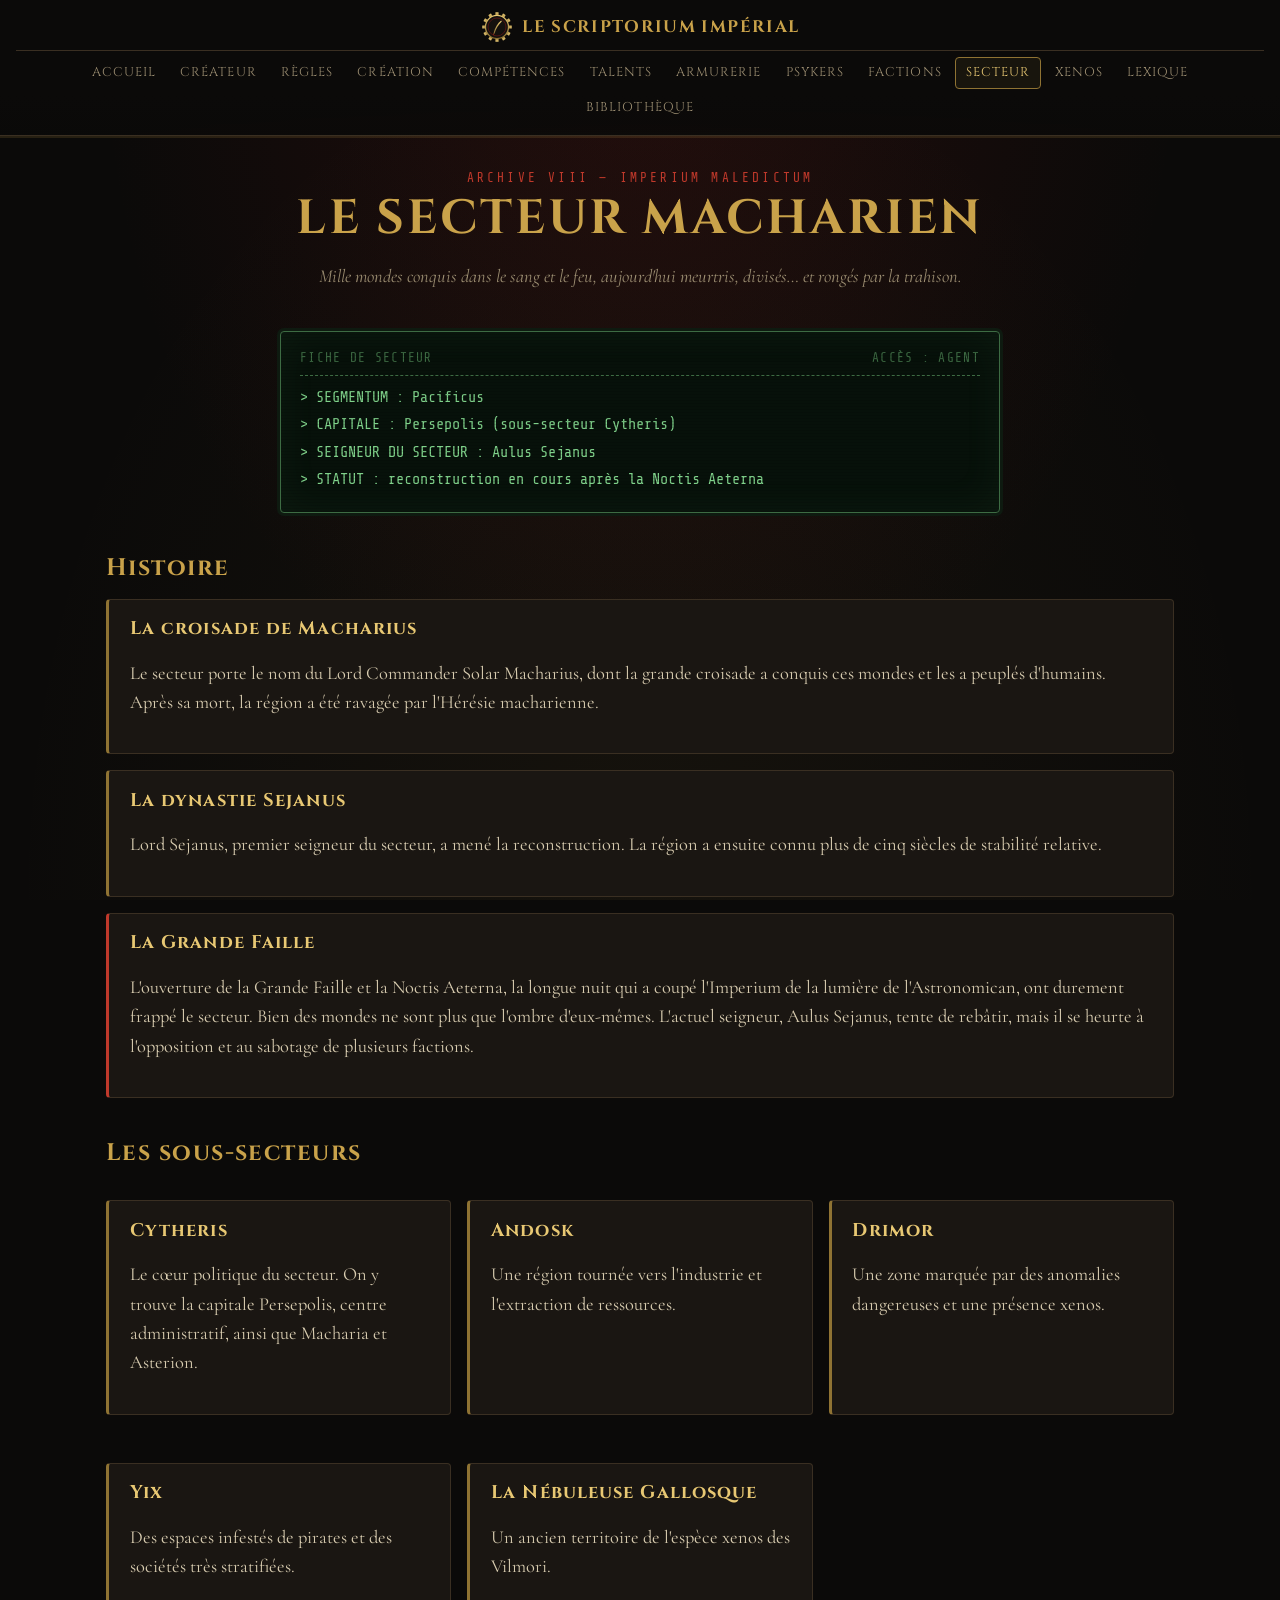
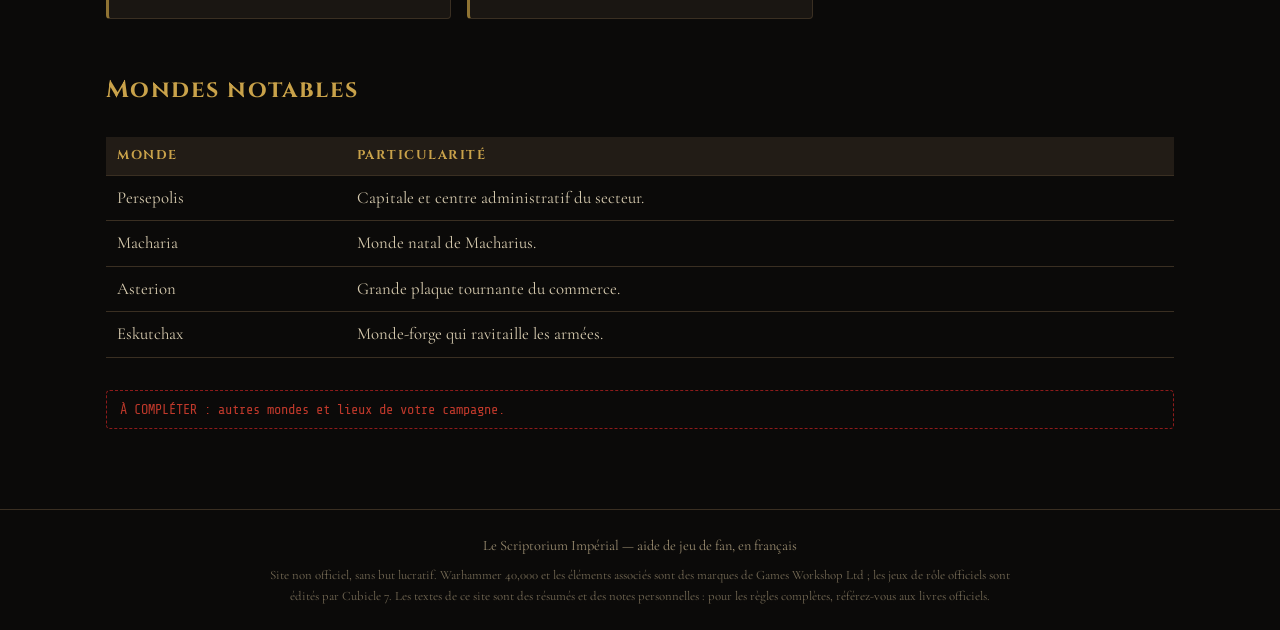
<file: secteur.html>
<!doctype html>
<html lang="fr">
<head>
  <meta charset="utf-8">
  <meta name="viewport" content="width=device-width, initial-scale=1">
  <title>Secteur Macharien — Le Scriptorium Impérial</title>
  <link rel="preconnect" href="https://fonts.googleapis.com">
  <link rel="preconnect" href="https://fonts.gstatic.com" crossorigin>
  <link href="https://fonts.googleapis.com/css2?family=Cinzel:wght@500;700&family=Cormorant+Garamond:ital,wght@0,400;0,600;1,400&family=Share+Tech+Mono&display=swap" rel="stylesheet">
  <link rel="stylesheet" href="css/style.css?v=10">
  <script src="js/main.js?v=10" defer></script>
</head>
<body>
  <main>
    <header class="page-title">
      <div class="kicker">Archive VIII — Imperium Maledictum</div>
      <h1>Le Secteur Macharien</h1>
      <p class="lead">Mille mondes conquis dans le sang et le feu, aujourd'hui meurtris, divisés… et rongés par la trahison.</p>
    </header>

    <div class="dataslate" data-type>
      <div class="ds-head"><span>FICHE DE SECTEUR</span><span>ACCÈS : AGENT</span></div>
      <p>&gt; SEGMENTUM : Pacificus</p>
      <p>&gt; CAPITALE : Persepolis (sous-secteur Cytheris)</p>
      <p>&gt; SEIGNEUR DU SECTEUR : Aulus Sejanus</p>
      <p>&gt; STATUT : reconstruction en cours après la Noctis Aeterna</p>
    </div>

    <h2>Histoire</h2>
    <div class="panel">
      <h3>La croisade de Macharius</h3>
      <p>
        Le secteur porte le nom du Lord Commander Solar Macharius, dont la grande croisade a conquis ces mondes
        et les a peuplés d'humains. Après sa mort, la région a été ravagée par l'Hérésie macharienne.
      </p>
    </div>
    <div class="panel">
      <h3>La dynastie Sejanus</h3>
      <p>
        Lord Sejanus, premier seigneur du secteur, a mené la reconstruction. La région a ensuite connu plus de
        cinq siècles de stabilité relative.
      </p>
    </div>
    <div class="panel warn">
      <h3>La Grande Faille</h3>
      <p>
        L'ouverture de la Grande Faille et la Noctis Aeterna, la longue nuit qui a coupé l'Imperium de la lumière
        de l'Astronomican, ont durement frappé le secteur. Bien des mondes ne sont plus que l'ombre d'eux-mêmes.
        L'actuel seigneur, Aulus Sejanus, tente de rebâtir, mais il se heurte à l'opposition et au sabotage de
        plusieurs factions.
      </p>
    </div>

    <h2>Les sous-secteurs</h2>
    <div class="grid-2">
      <div class="panel">
        <h3>Cytheris</h3>
        <p>Le cœur politique du secteur. On y trouve la capitale Persepolis, centre administratif, ainsi que Macharia et Asterion.</p>
      </div>
      <div class="panel">
        <h3>Andosk</h3>
        <p>Une région tournée vers l'industrie et l'extraction de ressources.</p>
      </div>
      <div class="panel">
        <h3>Drimor</h3>
        <p>Une zone marquée par des anomalies dangereuses et une présence xenos.</p>
      </div>
      <div class="panel">
        <h3>Yix</h3>
        <p>Des espaces infestés de pirates et des sociétés très stratifiées.</p>
      </div>
      <div class="panel">
        <h3>La Nébuleuse Gallosque</h3>
        <p>Un ancien territoire de l'espèce xenos des Vilmori.</p>
      </div>
    </div>

    <h2>Mondes notables</h2>
    <div class="table-wrap">
      <table>
        <thead><tr><th>Monde</th><th>Particularité</th></tr></thead>
        <tbody>
          <tr><td>Persepolis</td><td>Capitale et centre administratif du secteur.</td></tr>
          <tr><td>Macharia</td><td>Monde natal de Macharius.</td></tr>
          <tr><td>Asterion</td><td>Grande plaque tournante du commerce.</td></tr>
          <tr><td>Eskutchax</td><td>Monde-forge qui ravitaille les armées.</td></tr>
        </tbody>
      </table>
    </div>
    <div class="todo">À COMPLÉTER : autres mondes et lieux de votre campagne.</div>
  </main>
</body>
</html>
</file>
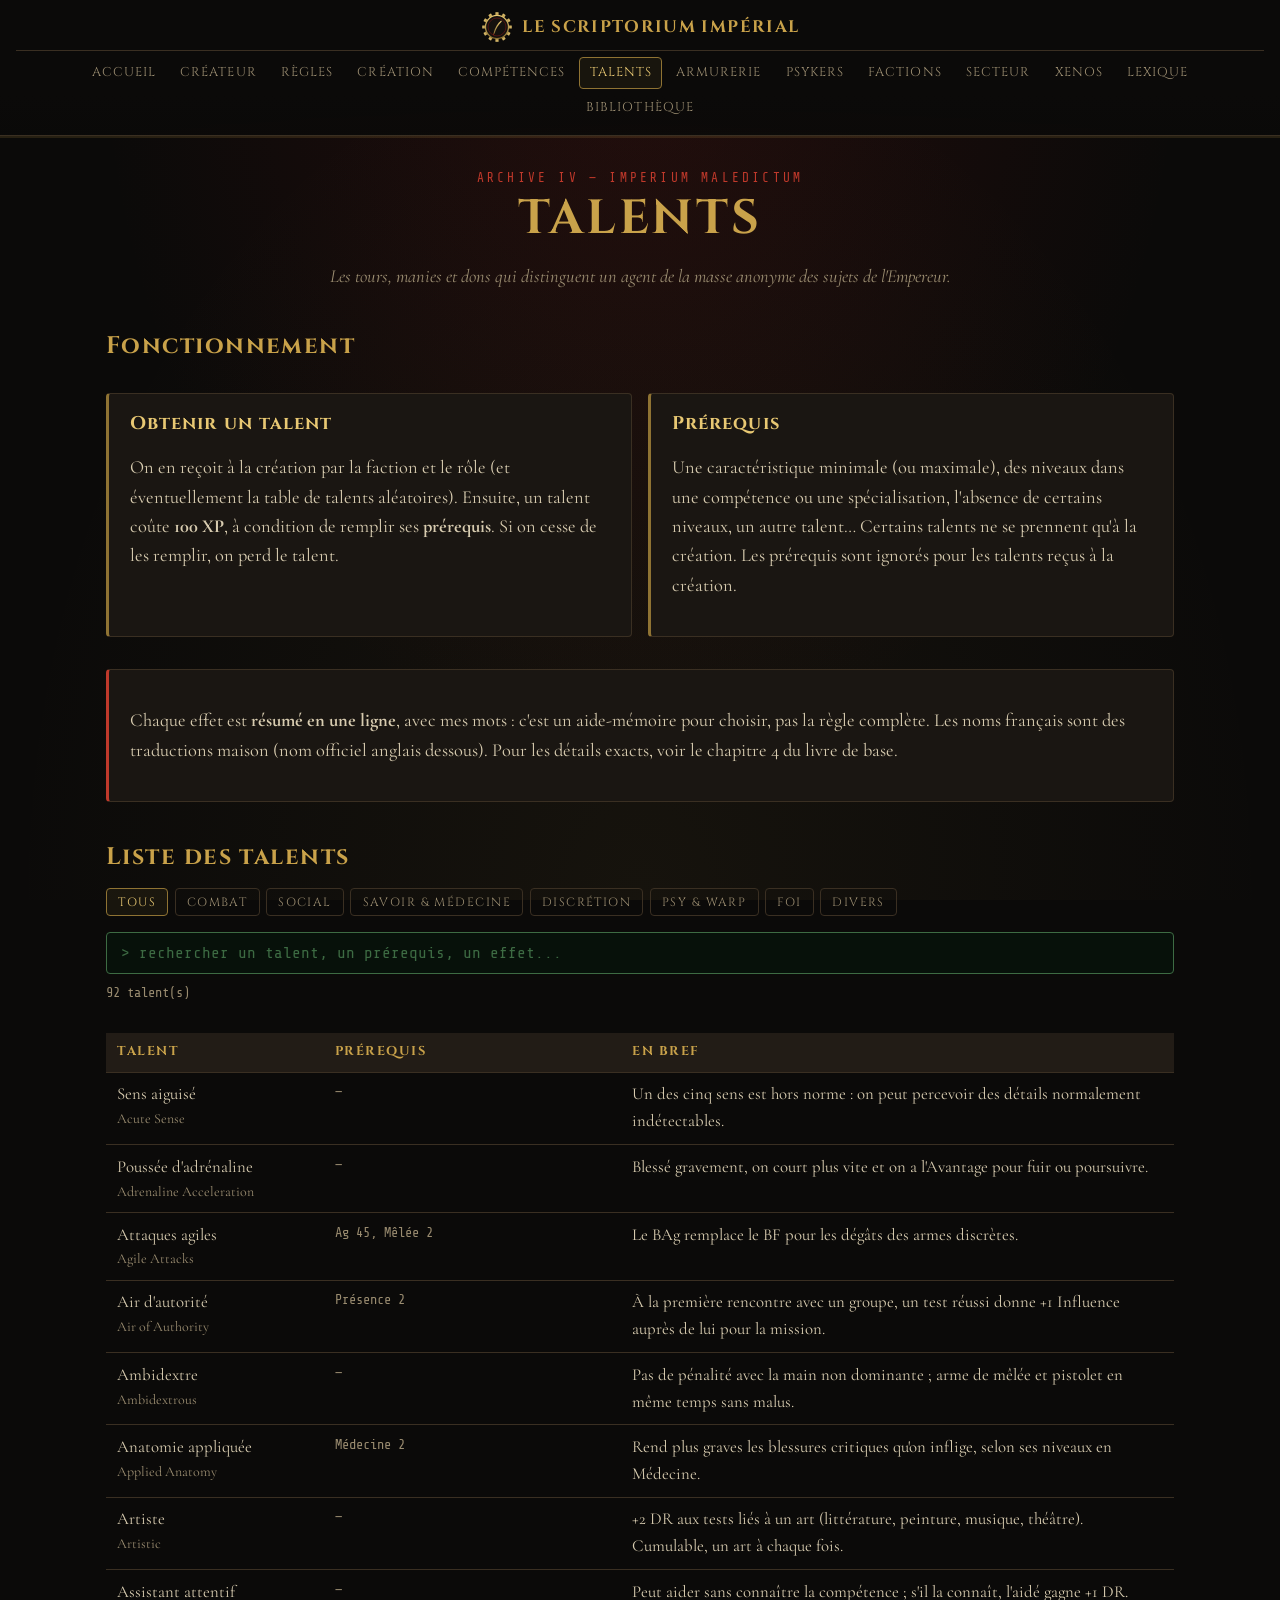
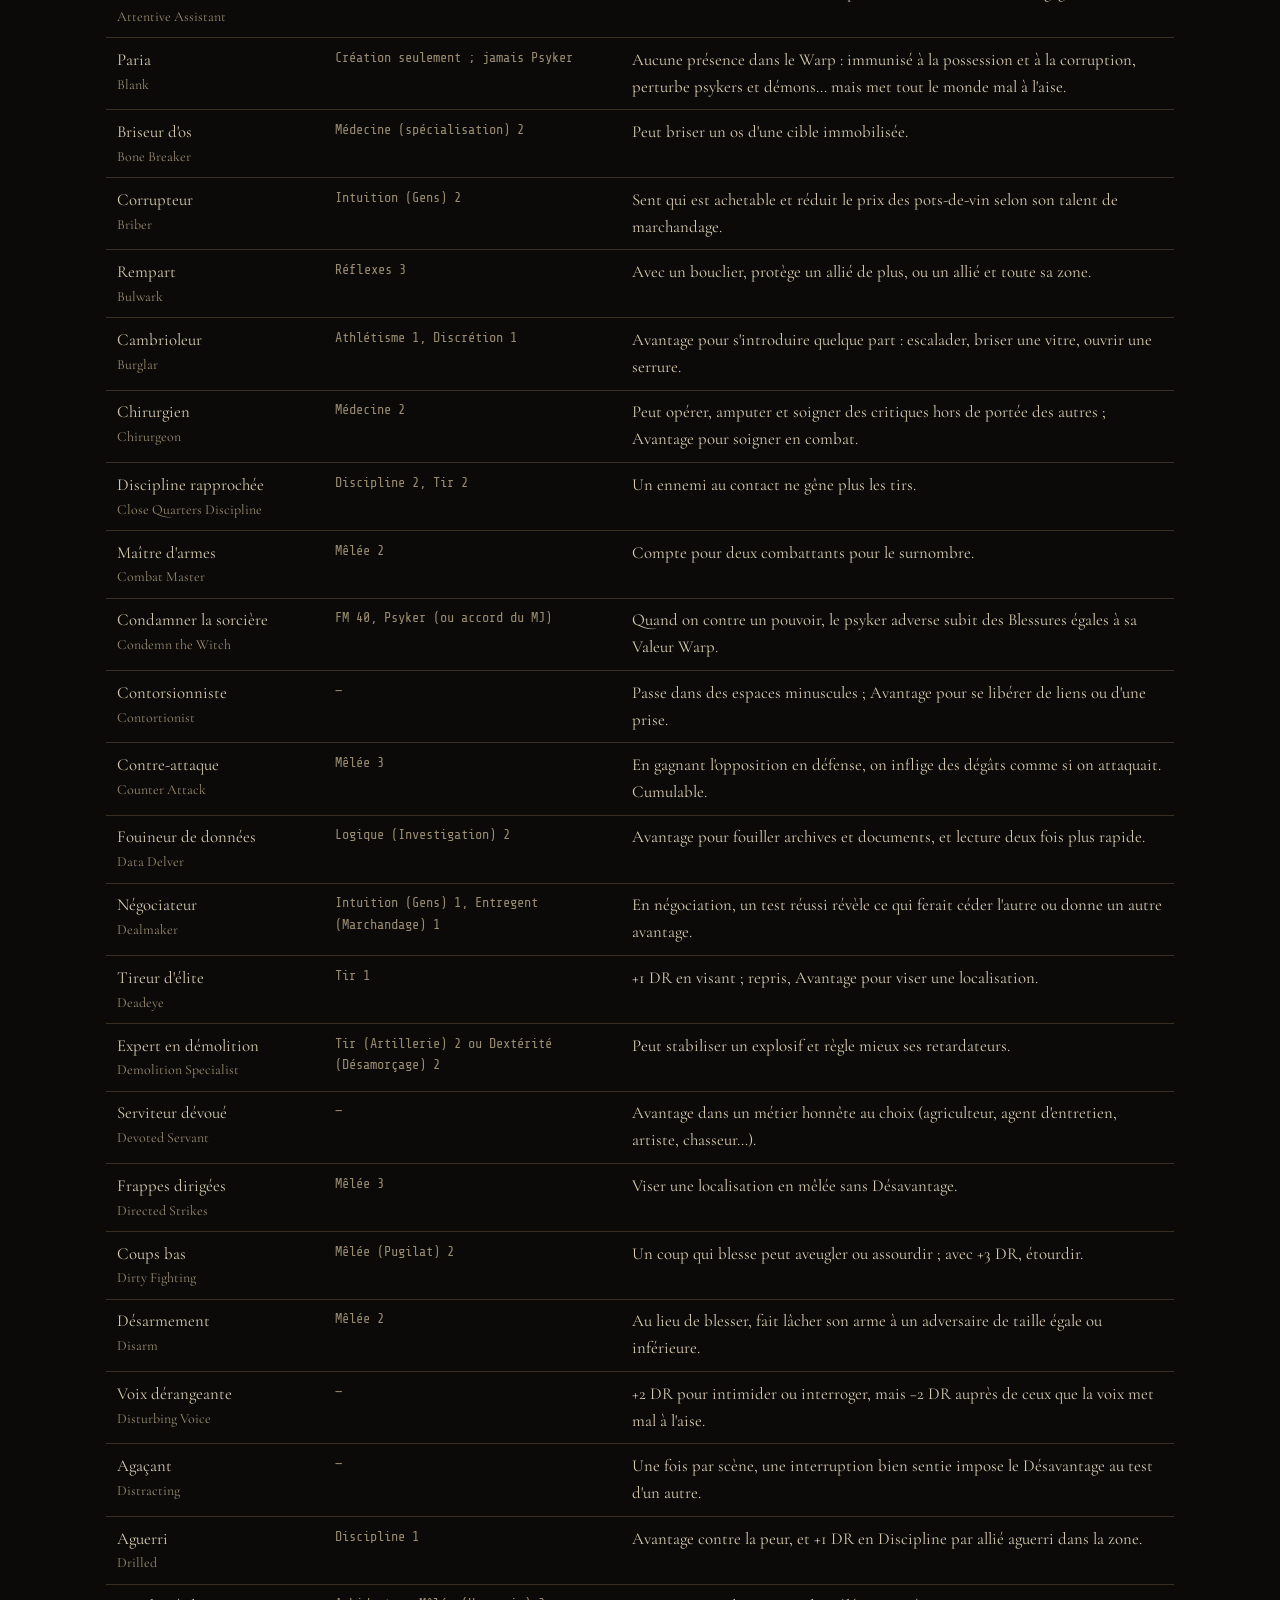
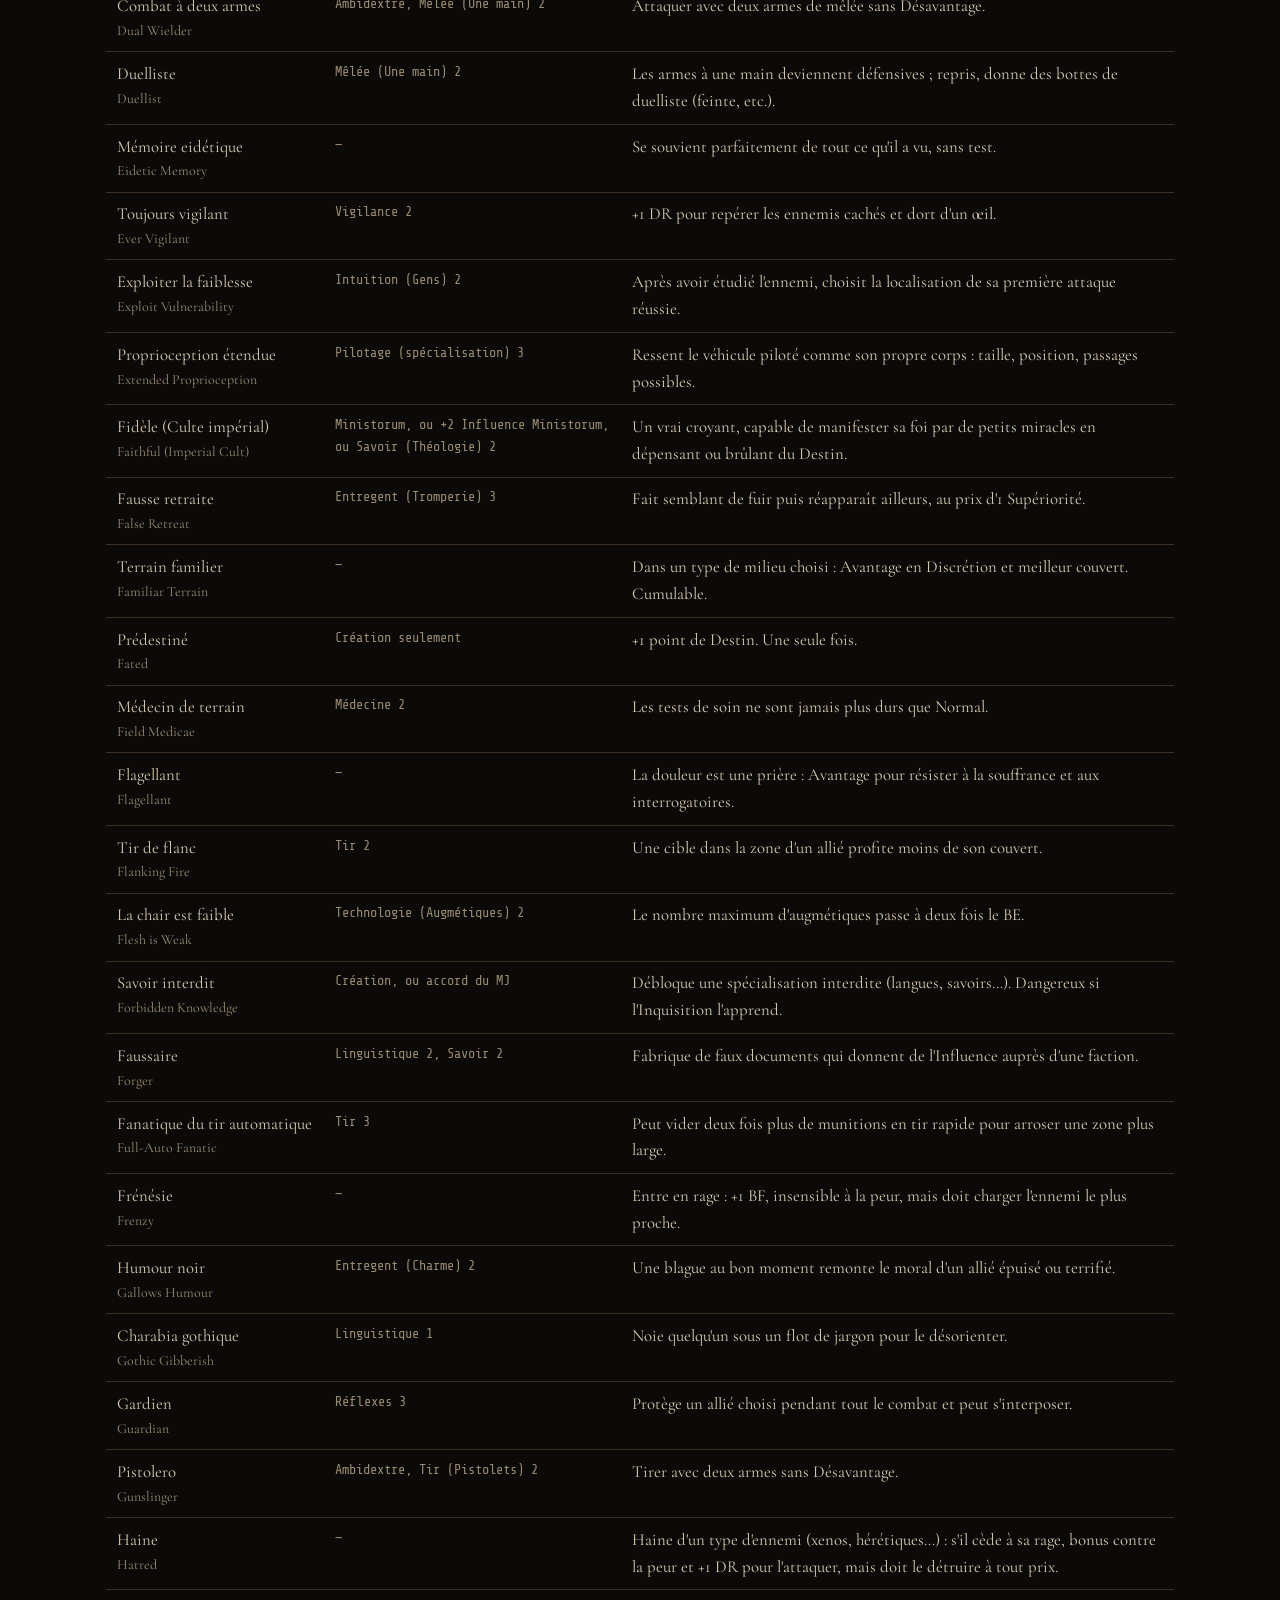
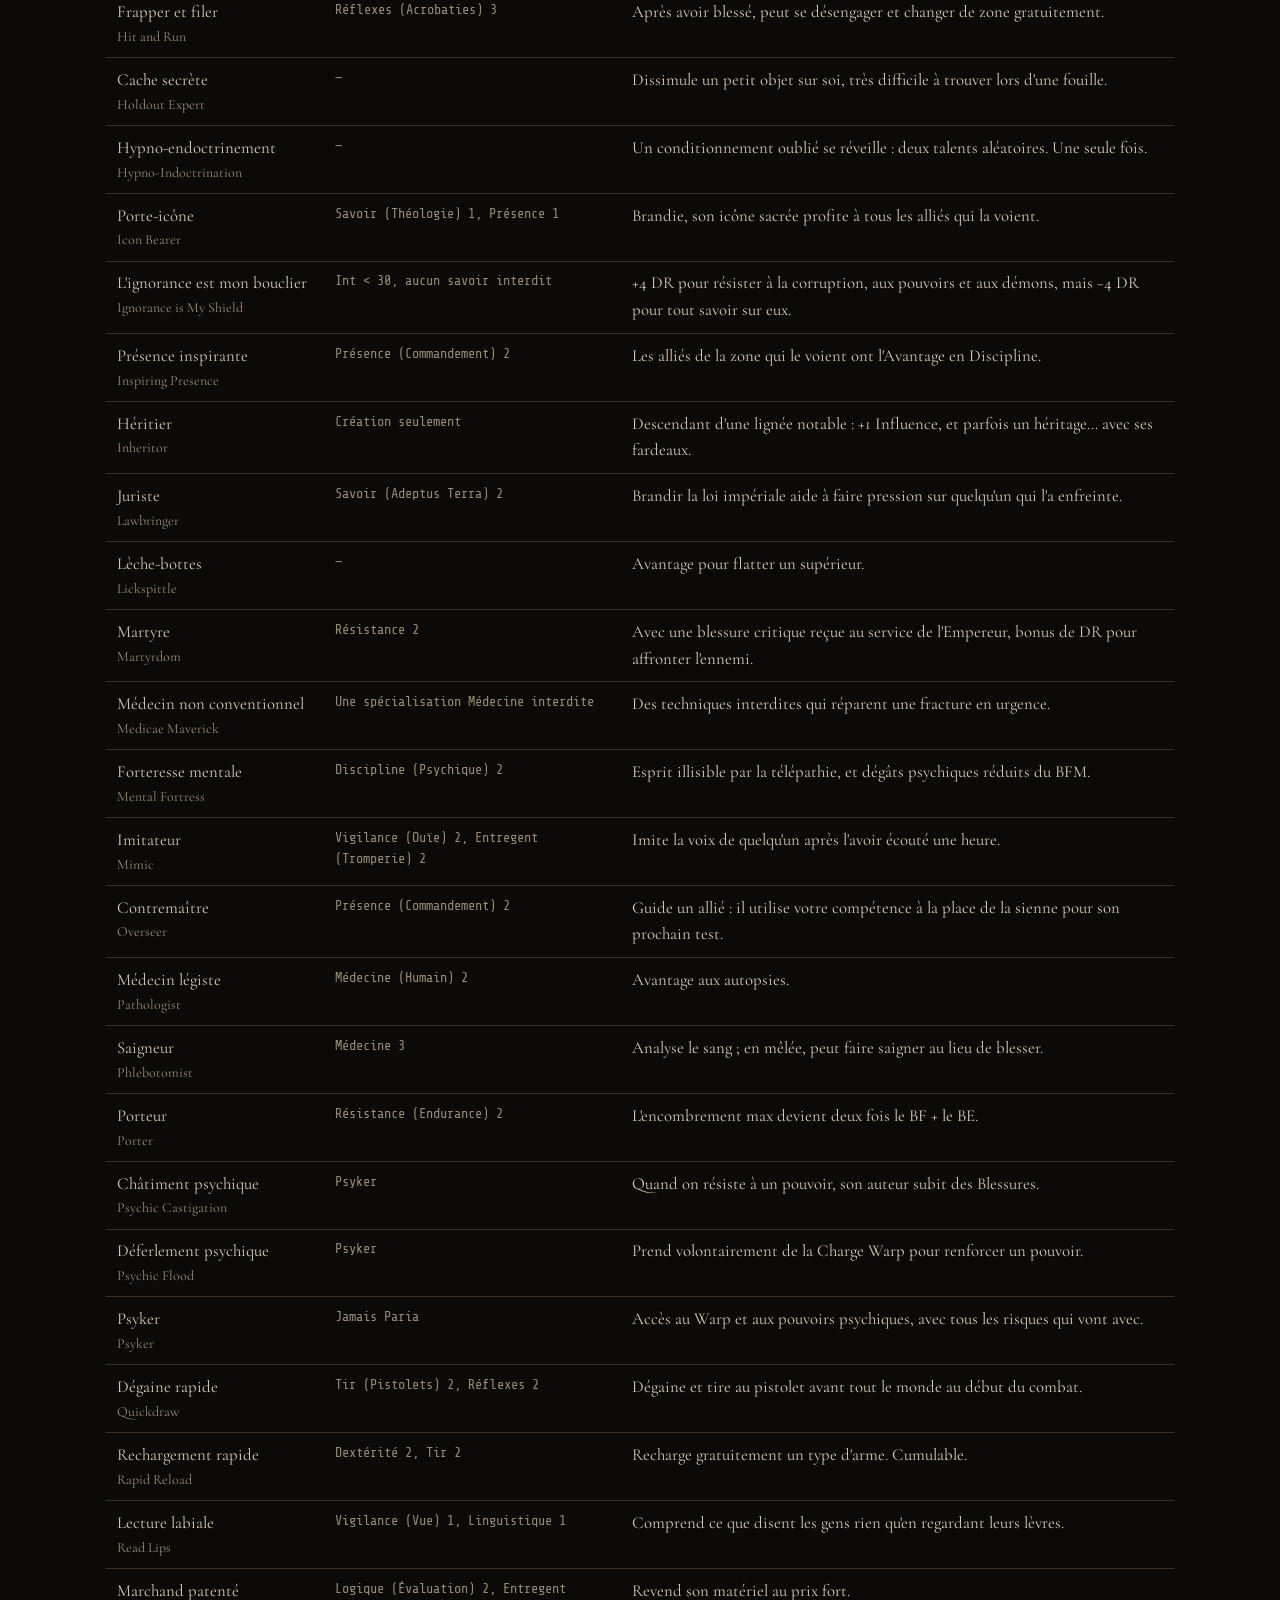
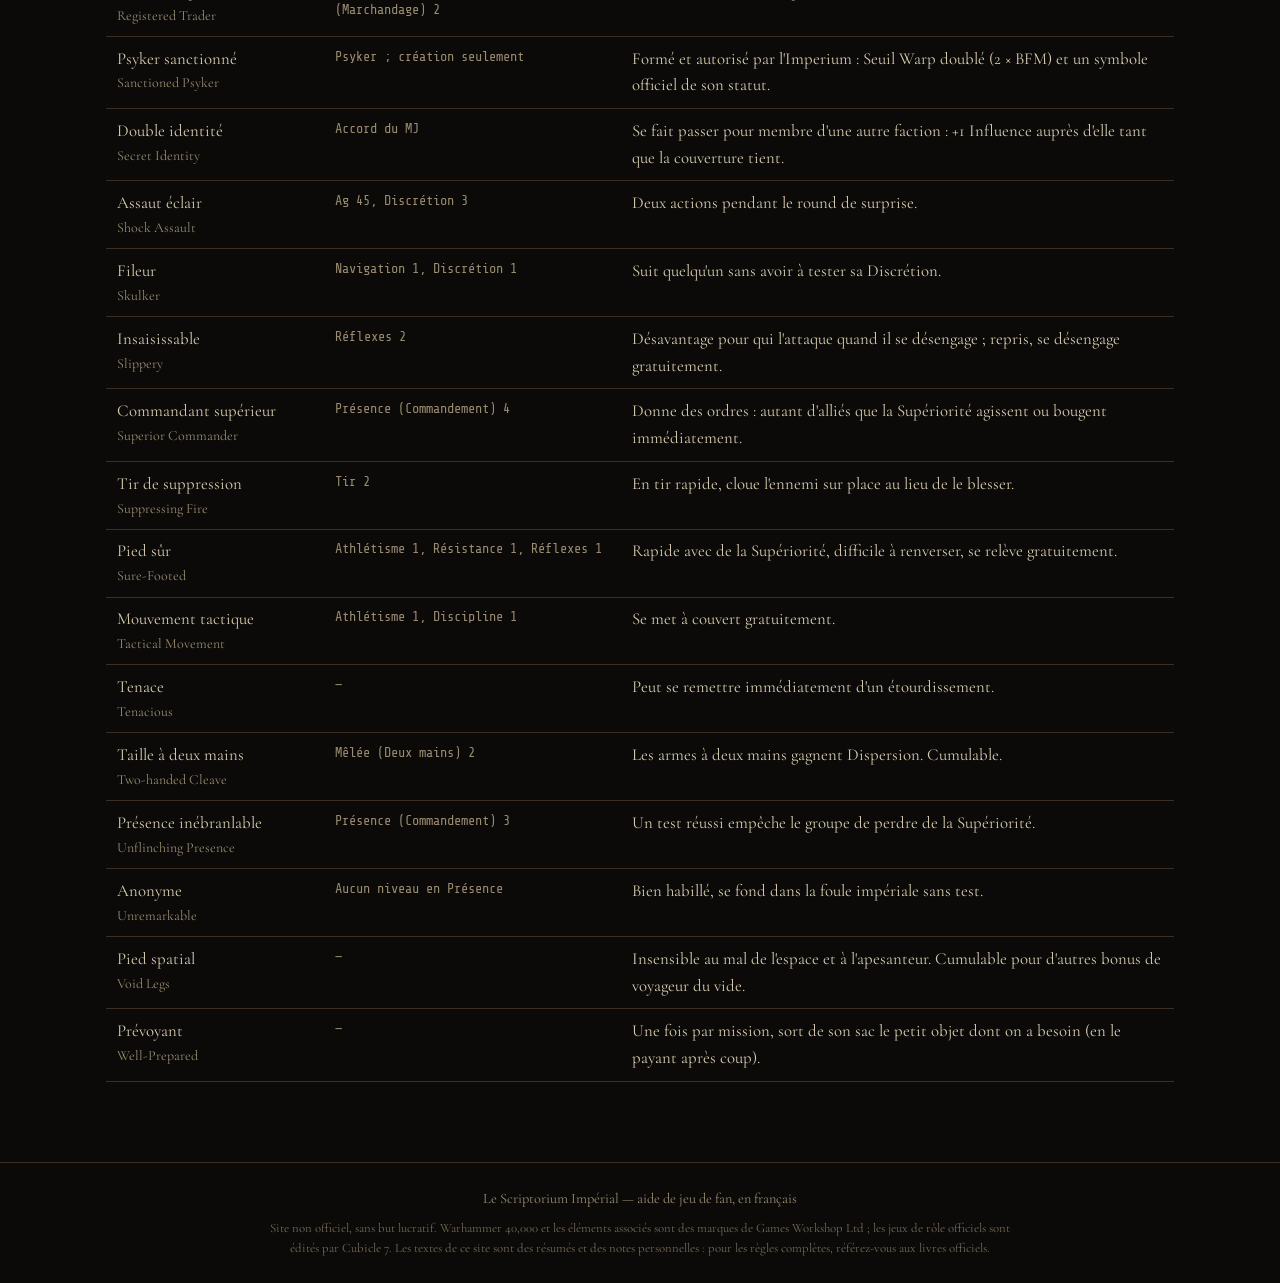
<file: talents.html>
<!doctype html>
<html lang="fr">
<head>
  <meta charset="utf-8">
  <meta name="viewport" content="width=device-width, initial-scale=1">
  <title>Talents — Le Scriptorium Impérial</title>
  <link rel="preconnect" href="https://fonts.googleapis.com">
  <link rel="preconnect" href="https://fonts.gstatic.com" crossorigin>
  <link href="https://fonts.googleapis.com/css2?family=Cinzel:wght@500;700&family=Cormorant+Garamond:ital,wght@0,400;0,600;1,400&family=Share+Tech+Mono&display=swap" rel="stylesheet">
  <link rel="stylesheet" href="css/style.css?v=10">
  <script src="js/main.js?v=10" defer></script>
  <style>
    .filters { display:flex; flex-wrap:wrap; gap:0.4rem; margin-bottom:1rem; }
    .filters button {
      background:none; border:1px solid var(--line); color:var(--muted); cursor:pointer;
      font-family:var(--font-title); font-size:0.75rem; letter-spacing:0.12em; text-transform:uppercase;
      padding:0.3rem 0.7rem; border-radius:var(--radius);
    }
    .filters button.on { border-color:var(--gold-soft); color:var(--gold-bright); background:rgba(201,162,74,0.07); }
    #talent-table td:first-child { white-space:nowrap; }
    #talent-table small { color:var(--muted); display:block; }
    .req { font-family:var(--font-mono); font-size:0.85rem; color:var(--muted); }
  </style>
</head>
<body>
  <main>
    <header class="page-title">
      <div class="kicker">Archive IV — Imperium Maledictum</div>
      <h1>Talents</h1>
      <p class="lead">Les tours, manies et dons qui distinguent un agent de la masse anonyme des sujets de l'Empereur.</p>
    </header>

    <h2>Fonctionnement</h2>
    <div class="grid-2">
      <div class="panel">
        <h3>Obtenir un talent</h3>
        <p>
          On en reçoit à la création par la faction et le rôle (et éventuellement la table de talents aléatoires).
          Ensuite, un talent coûte <strong>100 XP</strong>, à condition de remplir ses <strong>prérequis</strong>.
          Si on cesse de les remplir, on perd le talent.
        </p>
      </div>
      <div class="panel">
        <h3>Prérequis</h3>
        <p>
          Une caractéristique minimale (ou maximale), des niveaux dans une compétence ou une spécialisation, l'absence de certains
          niveaux, un autre talent… Certains talents ne se prennent qu'à la création. Les prérequis sont ignorés pour les talents
          reçus à la création.
        </p>
      </div>
    </div>
    <div class="panel warn">
      <p>
        Chaque effet est <strong>résumé en une ligne</strong>, avec mes mots : c'est un aide-mémoire pour choisir, pas la règle complète.
        Les noms français sont des traductions maison (nom officiel anglais dessous). Pour les détails exacts, voir le chapitre 4 du livre de base.
      </p>
    </div>

    <h2>Liste des talents</h2>
    <div class="filters" id="filters">
      <button data-cat="" class="on">Tous</button>
      <button data-cat="combat">Combat</button>
      <button data-cat="social">Social</button>
      <button data-cat="savoir">Savoir &amp; médecine</button>
      <button data-cat="discretion">Discrétion</button>
      <button data-cat="psy">Psy &amp; Warp</button>
      <button data-cat="foi">Foi</button>
      <button data-cat="divers">Divers</button>
    </div>
    <input class="search" id="talent-search" type="search" placeholder="> rechercher un talent, un prérequis, un effet..." aria-label="Rechercher un talent">
    <p id="talent-count" class="req" style="margin-top:-1rem"></p>

    <div class="table-wrap">
      <table id="talent-table">
        <thead><tr><th>Talent</th><th>Prérequis</th><th>En bref</th></tr></thead>
        <tbody>
          <tr data-cat="divers"><td>Sens aiguisé<small>Acute Sense</small></td><td class="req">—</td><td>Un des cinq sens est hors norme : on peut percevoir des détails normalement indétectables.</td></tr>
          <tr data-cat="divers"><td>Poussée d'adrénaline<small>Adrenaline Acceleration</small></td><td class="req">—</td><td>Blessé gravement, on court plus vite et on a l'Avantage pour fuir ou poursuivre.</td></tr>
          <tr data-cat="combat"><td>Attaques agiles<small>Agile Attacks</small></td><td class="req">Ag 45, Mêlée 2</td><td>Le BAg remplace le BF pour les dégâts des armes discrètes.</td></tr>
          <tr data-cat="social"><td>Air d'autorité<small>Air of Authority</small></td><td class="req">Présence 2</td><td>À la première rencontre avec un groupe, un test réussi donne +1 Influence auprès de lui pour la mission.</td></tr>
          <tr data-cat="combat"><td>Ambidextre<small>Ambidextrous</small></td><td class="req">—</td><td>Pas de pénalité avec la main non dominante ; arme de mêlée et pistolet en même temps sans malus.</td></tr>
          <tr data-cat="savoir"><td>Anatomie appliquée<small>Applied Anatomy</small></td><td class="req">Médecine 2</td><td>Rend plus graves les blessures critiques qu'on inflige, selon ses niveaux en Médecine.</td></tr>
          <tr data-cat="divers"><td>Artiste<small>Artistic</small></td><td class="req">—</td><td>+2 DR aux tests liés à un art (littérature, peinture, musique, théâtre). Cumulable, un art à chaque fois.</td></tr>
          <tr data-cat="savoir"><td>Assistant attentif<small>Attentive Assistant</small></td><td class="req">—</td><td>Peut aider sans connaître la compétence ; s'il la connaît, l'aidé gagne +1 DR.</td></tr>
          <tr data-cat="psy"><td>Paria<small>Blank</small></td><td class="req">Création seulement ; jamais Psyker</td><td>Aucune présence dans le Warp : immunisé à la possession et à la corruption, perturbe psykers et démons… mais met tout le monde mal à l'aise.</td></tr>
          <tr data-cat="savoir"><td>Briseur d'os<small>Bone Breaker</small></td><td class="req">Médecine (spécialisation) 2</td><td>Peut briser un os d'une cible immobilisée.</td></tr>
          <tr data-cat="social"><td>Corrupteur<small>Briber</small></td><td class="req">Intuition (Gens) 2</td><td>Sent qui est achetable et réduit le prix des pots-de-vin selon son talent de marchandage.</td></tr>
          <tr data-cat="combat"><td>Rempart<small>Bulwark</small></td><td class="req">Réflexes 3</td><td>Avec un bouclier, protège un allié de plus, ou un allié et toute sa zone.</td></tr>
          <tr data-cat="discretion"><td>Cambrioleur<small>Burglar</small></td><td class="req">Athlétisme 1, Discrétion 1</td><td>Avantage pour s'introduire quelque part : escalader, briser une vitre, ouvrir une serrure.</td></tr>
          <tr data-cat="savoir"><td>Chirurgien<small>Chirurgeon</small></td><td class="req">Médecine 2</td><td>Peut opérer, amputer et soigner des critiques hors de portée des autres ; Avantage pour soigner en combat.</td></tr>
          <tr data-cat="combat"><td>Discipline rapprochée<small>Close Quarters Discipline</small></td><td class="req">Discipline 2, Tir 2</td><td>Un ennemi au contact ne gêne plus les tirs.</td></tr>
          <tr data-cat="combat"><td>Maître d'armes<small>Combat Master</small></td><td class="req">Mêlée 2</td><td>Compte pour deux combattants pour le surnombre.</td></tr>
          <tr data-cat="psy"><td>Condamner la sorcière<small>Condemn the Witch</small></td><td class="req">FM 40, Psyker (ou accord du MJ)</td><td>Quand on contre un pouvoir, le psyker adverse subit des Blessures égales à sa Valeur Warp.</td></tr>
          <tr data-cat="discretion"><td>Contorsionniste<small>Contortionist</small></td><td class="req">—</td><td>Passe dans des espaces minuscules ; Avantage pour se libérer de liens ou d'une prise.</td></tr>
          <tr data-cat="combat"><td>Contre-attaque<small>Counter Attack</small></td><td class="req">Mêlée 3</td><td>En gagnant l'opposition en défense, on inflige des dégâts comme si on attaquait. Cumulable.</td></tr>
          <tr data-cat="savoir"><td>Fouineur de données<small>Data Delver</small></td><td class="req">Logique (Investigation) 2</td><td>Avantage pour fouiller archives et documents, et lecture deux fois plus rapide.</td></tr>
          <tr data-cat="social"><td>Négociateur<small>Dealmaker</small></td><td class="req">Intuition (Gens) 1, Entregent (Marchandage) 1</td><td>En négociation, un test réussi révèle ce qui ferait céder l'autre ou donne un autre avantage.</td></tr>
          <tr data-cat="combat"><td>Tireur d'élite<small>Deadeye</small></td><td class="req">Tir 1</td><td>+1 DR en visant ; repris, Avantage pour viser une localisation.</td></tr>
          <tr data-cat="combat"><td>Expert en démolition<small>Demolition Specialist</small></td><td class="req">Tir (Artillerie) 2 ou Dextérité (Désamorçage) 2</td><td>Peut stabiliser un explosif et règle mieux ses retardateurs.</td></tr>
          <tr data-cat="divers"><td>Serviteur dévoué<small>Devoted Servant</small></td><td class="req">—</td><td>Avantage dans un métier honnête au choix (agriculteur, agent d'entretien, artiste, chasseur…).</td></tr>
          <tr data-cat="combat"><td>Frappes dirigées<small>Directed Strikes</small></td><td class="req">Mêlée 3</td><td>Viser une localisation en mêlée sans Désavantage.</td></tr>
          <tr data-cat="combat"><td>Coups bas<small>Dirty Fighting</small></td><td class="req">Mêlée (Pugilat) 2</td><td>Un coup qui blesse peut aveugler ou assourdir ; avec +3 DR, étourdir.</td></tr>
          <tr data-cat="combat"><td>Désarmement<small>Disarm</small></td><td class="req">Mêlée 2</td><td>Au lieu de blesser, fait lâcher son arme à un adversaire de taille égale ou inférieure.</td></tr>
          <tr data-cat="social"><td>Voix dérangeante<small>Disturbing Voice</small></td><td class="req">—</td><td>+2 DR pour intimider ou interroger, mais −2 DR auprès de ceux que la voix met mal à l'aise.</td></tr>
          <tr data-cat="social"><td>Agaçant<small>Distracting</small></td><td class="req">—</td><td>Une fois par scène, une interruption bien sentie impose le Désavantage au test d'un autre.</td></tr>
          <tr data-cat="combat"><td>Aguerri<small>Drilled</small></td><td class="req">Discipline 1</td><td>Avantage contre la peur, et +1 DR en Discipline par allié aguerri dans la zone.</td></tr>
          <tr data-cat="combat"><td>Combat à deux armes<small>Dual Wielder</small></td><td class="req">Ambidextre, Mêlée (Une main) 2</td><td>Attaquer avec deux armes de mêlée sans Désavantage.</td></tr>
          <tr data-cat="combat"><td>Duelliste<small>Duellist</small></td><td class="req">Mêlée (Une main) 2</td><td>Les armes à une main deviennent défensives ; repris, donne des bottes de duelliste (feinte, etc.).</td></tr>
          <tr data-cat="savoir"><td>Mémoire eidétique<small>Eidetic Memory</small></td><td class="req">—</td><td>Se souvient parfaitement de tout ce qu'il a vu, sans test.</td></tr>
          <tr data-cat="discretion"><td>Toujours vigilant<small>Ever Vigilant</small></td><td class="req">Vigilance 2</td><td>+1 DR pour repérer les ennemis cachés et dort d'un œil.</td></tr>
          <tr data-cat="combat"><td>Exploiter la faiblesse<small>Exploit Vulnerability</small></td><td class="req">Intuition (Gens) 2</td><td>Après avoir étudié l'ennemi, choisit la localisation de sa première attaque réussie.</td></tr>
          <tr data-cat="divers"><td>Proprioception étendue<small>Extended Proprioception</small></td><td class="req">Pilotage (spécialisation) 3</td><td>Ressent le véhicule piloté comme son propre corps : taille, position, passages possibles.</td></tr>
          <tr data-cat="foi"><td>Fidèle (Culte impérial)<small>Faithful (Imperial Cult)</small></td><td class="req">Ministorum, ou +2 Influence Ministorum, ou Savoir (Théologie) 2</td><td>Un vrai croyant, capable de manifester sa foi par de petits miracles en dépensant ou brûlant du Destin.</td></tr>
          <tr data-cat="discretion"><td>Fausse retraite<small>False Retreat</small></td><td class="req">Entregent (Tromperie) 3</td><td>Fait semblant de fuir puis réapparaît ailleurs, au prix d'1 Supériorité.</td></tr>
          <tr data-cat="discretion"><td>Terrain familier<small>Familiar Terrain</small></td><td class="req">—</td><td>Dans un type de milieu choisi : Avantage en Discrétion et meilleur couvert. Cumulable.</td></tr>
          <tr data-cat="divers"><td>Prédestiné<small>Fated</small></td><td class="req">Création seulement</td><td>+1 point de Destin. Une seule fois.</td></tr>
          <tr data-cat="savoir"><td>Médecin de terrain<small>Field Medicae</small></td><td class="req">Médecine 2</td><td>Les tests de soin ne sont jamais plus durs que Normal.</td></tr>
          <tr data-cat="foi"><td>Flagellant<small>Flagellant</small></td><td class="req">—</td><td>La douleur est une prière : Avantage pour résister à la souffrance et aux interrogatoires.</td></tr>
          <tr data-cat="combat"><td>Tir de flanc<small>Flanking Fire</small></td><td class="req">Tir 2</td><td>Une cible dans la zone d'un allié profite moins de son couvert.</td></tr>
          <tr data-cat="divers"><td>La chair est faible<small>Flesh is Weak</small></td><td class="req">Technologie (Augmétiques) 2</td><td>Le nombre maximum d'augmétiques passe à deux fois le BE.</td></tr>
          <tr data-cat="savoir"><td>Savoir interdit<small>Forbidden Knowledge</small></td><td class="req">Création, ou accord du MJ</td><td>Débloque une spécialisation interdite (langues, savoirs…). Dangereux si l'Inquisition l'apprend.</td></tr>
          <tr data-cat="social"><td>Faussaire<small>Forger</small></td><td class="req">Linguistique 2, Savoir 2</td><td>Fabrique de faux documents qui donnent de l'Influence auprès d'une faction.</td></tr>
          <tr data-cat="combat"><td>Fanatique du tir automatique<small>Full-Auto Fanatic</small></td><td class="req">Tir 3</td><td>Peut vider deux fois plus de munitions en tir rapide pour arroser une zone plus large.</td></tr>
          <tr data-cat="combat"><td>Frénésie<small>Frenzy</small></td><td class="req">—</td><td>Entre en rage : +1 BF, insensible à la peur, mais doit charger l'ennemi le plus proche.</td></tr>
          <tr data-cat="social"><td>Humour noir<small>Gallows Humour</small></td><td class="req">Entregent (Charme) 2</td><td>Une blague au bon moment remonte le moral d'un allié épuisé ou terrifié.</td></tr>
          <tr data-cat="social"><td>Charabia gothique<small>Gothic Gibberish</small></td><td class="req">Linguistique 1</td><td>Noie quelqu'un sous un flot de jargon pour le désorienter.</td></tr>
          <tr data-cat="combat"><td>Gardien<small>Guardian</small></td><td class="req">Réflexes 3</td><td>Protège un allié choisi pendant tout le combat et peut s'interposer.</td></tr>
          <tr data-cat="combat"><td>Pistolero<small>Gunslinger</small></td><td class="req">Ambidextre, Tir (Pistolets) 2</td><td>Tirer avec deux armes sans Désavantage.</td></tr>
          <tr data-cat="foi"><td>Haine<small>Hatred</small></td><td class="req">—</td><td>Haine d'un type d'ennemi (xenos, hérétiques…) : s'il cède à sa rage, bonus contre la peur et +1 DR pour l'attaquer, mais doit le détruire à tout prix.</td></tr>
          <tr data-cat="combat"><td>Frapper et filer<small>Hit and Run</small></td><td class="req">Réflexes (Acrobaties) 3</td><td>Après avoir blessé, peut se désengager et changer de zone gratuitement.</td></tr>
          <tr data-cat="discretion"><td>Cache secrète<small>Holdout Expert</small></td><td class="req">—</td><td>Dissimule un petit objet sur soi, très difficile à trouver lors d'une fouille.</td></tr>
          <tr data-cat="divers"><td>Hypno-endoctrinement<small>Hypno-Indoctrination</small></td><td class="req">—</td><td>Un conditionnement oublié se réveille : deux talents aléatoires. Une seule fois.</td></tr>
          <tr data-cat="foi"><td>Porte-icône<small>Icon Bearer</small></td><td class="req">Savoir (Théologie) 1, Présence 1</td><td>Brandie, son icône sacrée profite à tous les alliés qui la voient.</td></tr>
          <tr data-cat="foi"><td>L'ignorance est mon bouclier<small>Ignorance is My Shield</small></td><td class="req">Int &lt; 30, aucun savoir interdit</td><td>+4 DR pour résister à la corruption, aux pouvoirs et aux démons, mais −4 DR pour tout savoir sur eux.</td></tr>
          <tr data-cat="social"><td>Présence inspirante<small>Inspiring Presence</small></td><td class="req">Présence (Commandement) 2</td><td>Les alliés de la zone qui le voient ont l'Avantage en Discipline.</td></tr>
          <tr data-cat="social"><td>Héritier<small>Inheritor</small></td><td class="req">Création seulement</td><td>Descendant d'une lignée notable : +1 Influence, et parfois un héritage… avec ses fardeaux.</td></tr>
          <tr data-cat="social"><td>Juriste<small>Lawbringer</small></td><td class="req">Savoir (Adeptus Terra) 2</td><td>Brandir la loi impériale aide à faire pression sur quelqu'un qui l'a enfreinte.</td></tr>
          <tr data-cat="social"><td>Lèche-bottes<small>Lickspittle</small></td><td class="req">—</td><td>Avantage pour flatter un supérieur.</td></tr>
          <tr data-cat="foi"><td>Martyre<small>Martyrdom</small></td><td class="req">Résistance 2</td><td>Avec une blessure critique reçue au service de l'Empereur, bonus de DR pour affronter l'ennemi.</td></tr>
          <tr data-cat="savoir"><td>Médecin non conventionnel<small>Medicae Maverick</small></td><td class="req">Une spécialisation Médecine interdite</td><td>Des techniques interdites qui réparent une fracture en urgence.</td></tr>
          <tr data-cat="psy"><td>Forteresse mentale<small>Mental Fortress</small></td><td class="req">Discipline (Psychique) 2</td><td>Esprit illisible par la télépathie, et dégâts psychiques réduits du BFM.</td></tr>
          <tr data-cat="discretion"><td>Imitateur<small>Mimic</small></td><td class="req">Vigilance (Ouïe) 2, Entregent (Tromperie) 2</td><td>Imite la voix de quelqu'un après l'avoir écouté une heure.</td></tr>
          <tr data-cat="social"><td>Contremaître<small>Overseer</small></td><td class="req">Présence (Commandement) 2</td><td>Guide un allié : il utilise votre compétence à la place de la sienne pour son prochain test.</td></tr>
          <tr data-cat="savoir"><td>Médecin légiste<small>Pathologist</small></td><td class="req">Médecine (Humain) 2</td><td>Avantage aux autopsies.</td></tr>
          <tr data-cat="savoir"><td>Saigneur<small>Phlebotomist</small></td><td class="req">Médecine 3</td><td>Analyse le sang ; en mêlée, peut faire saigner au lieu de blesser.</td></tr>
          <tr data-cat="divers"><td>Porteur<small>Porter</small></td><td class="req">Résistance (Endurance) 2</td><td>L'encombrement max devient deux fois le BF + le BE.</td></tr>
          <tr data-cat="psy"><td>Châtiment psychique<small>Psychic Castigation</small></td><td class="req">Psyker</td><td>Quand on résiste à un pouvoir, son auteur subit des Blessures.</td></tr>
          <tr data-cat="psy"><td>Déferlement psychique<small>Psychic Flood</small></td><td class="req">Psyker</td><td>Prend volontairement de la Charge Warp pour renforcer un pouvoir.</td></tr>
          <tr data-cat="psy"><td>Psyker<small>Psyker</small></td><td class="req">Jamais Paria</td><td>Accès au Warp et aux pouvoirs psychiques, avec tous les risques qui vont avec.</td></tr>
          <tr data-cat="combat"><td>Dégaine rapide<small>Quickdraw</small></td><td class="req">Tir (Pistolets) 2, Réflexes 2</td><td>Dégaine et tire au pistolet avant tout le monde au début du combat.</td></tr>
          <tr data-cat="combat"><td>Rechargement rapide<small>Rapid Reload</small></td><td class="req">Dextérité 2, Tir 2</td><td>Recharge gratuitement un type d'arme. Cumulable.</td></tr>
          <tr data-cat="discretion"><td>Lecture labiale<small>Read Lips</small></td><td class="req">Vigilance (Vue) 1, Linguistique 1</td><td>Comprend ce que disent les gens rien qu'en regardant leurs lèvres.</td></tr>
          <tr data-cat="social"><td>Marchand patenté<small>Registered Trader</small></td><td class="req">Logique (Évaluation) 2, Entregent (Marchandage) 2</td><td>Revend son matériel au prix fort.</td></tr>
          <tr data-cat="psy"><td>Psyker sanctionné<small>Sanctioned Psyker</small></td><td class="req">Psyker ; création seulement</td><td>Formé et autorisé par l'Imperium : Seuil Warp doublé (2 × BFM) et un symbole officiel de son statut.</td></tr>
          <tr data-cat="discretion"><td>Double identité<small>Secret Identity</small></td><td class="req">Accord du MJ</td><td>Se fait passer pour membre d'une autre faction : +1 Influence auprès d'elle tant que la couverture tient.</td></tr>
          <tr data-cat="combat"><td>Assaut éclair<small>Shock Assault</small></td><td class="req">Ag 45, Discrétion 3</td><td>Deux actions pendant le round de surprise.</td></tr>
          <tr data-cat="discretion"><td>Fileur<small>Skulker</small></td><td class="req">Navigation 1, Discrétion 1</td><td>Suit quelqu'un sans avoir à tester sa Discrétion.</td></tr>
          <tr data-cat="combat"><td>Insaisissable<small>Slippery</small></td><td class="req">Réflexes 2</td><td>Désavantage pour qui l'attaque quand il se désengage ; repris, se désengage gratuitement.</td></tr>
          <tr data-cat="combat"><td>Commandant supérieur<small>Superior Commander</small></td><td class="req">Présence (Commandement) 4</td><td>Donne des ordres : autant d'alliés que la Supériorité agissent ou bougent immédiatement.</td></tr>
          <tr data-cat="combat"><td>Tir de suppression<small>Suppressing Fire</small></td><td class="req">Tir 2</td><td>En tir rapide, cloue l'ennemi sur place au lieu de le blesser.</td></tr>
          <tr data-cat="combat"><td>Pied sûr<small>Sure-Footed</small></td><td class="req">Athlétisme 1, Résistance 1, Réflexes 1</td><td>Rapide avec de la Supériorité, difficile à renverser, se relève gratuitement.</td></tr>
          <tr data-cat="combat"><td>Mouvement tactique<small>Tactical Movement</small></td><td class="req">Athlétisme 1, Discipline 1</td><td>Se met à couvert gratuitement.</td></tr>
          <tr data-cat="divers"><td>Tenace<small>Tenacious</small></td><td class="req">—</td><td>Peut se remettre immédiatement d'un étourdissement.</td></tr>
          <tr data-cat="combat"><td>Taille à deux mains<small>Two-handed Cleave</small></td><td class="req">Mêlée (Deux mains) 2</td><td>Les armes à deux mains gagnent Dispersion. Cumulable.</td></tr>
          <tr data-cat="combat"><td>Présence inébranlable<small>Unflinching Presence</small></td><td class="req">Présence (Commandement) 3</td><td>Un test réussi empêche le groupe de perdre de la Supériorité.</td></tr>
          <tr data-cat="discretion"><td>Anonyme<small>Unremarkable</small></td><td class="req">Aucun niveau en Présence</td><td>Bien habillé, se fond dans la foule impériale sans test.</td></tr>
          <tr data-cat="divers"><td>Pied spatial<small>Void Legs</small></td><td class="req">—</td><td>Insensible au mal de l'espace et à l'apesanteur. Cumulable pour d'autres bonus de voyageur du vide.</td></tr>
          <tr data-cat="divers"><td>Prévoyant<small>Well-Prepared</small></td><td class="req">—</td><td>Une fois par mission, sort de son sac le petit objet dont on a besoin (en le payant après coup).</td></tr>
        </tbody>
      </table>
    </div>
  </main>
  <script>
    document.addEventListener("DOMContentLoaded", () => {
      const rows = [...document.querySelectorAll("#talent-table tbody tr")];
      const input = document.querySelector("#talent-search");
      const count = document.querySelector("#talent-count");
      const buttons = [...document.querySelectorAll("#filters button")];
      let cat = "";
      const update = () => {
        const q = input.value.trim().toLowerCase();
        let n = 0;
        rows.forEach((r) => {
          const ok = (!cat || r.dataset.cat === cat) && (!q || r.textContent.toLowerCase().includes(q));
          r.style.display = ok ? "" : "none";
          if (ok) n++;
        });
        count.textContent = `${n} talent(s)`;
      };
      buttons.forEach((b) => b.addEventListener("click", () => {
        buttons.forEach((x) => x.classList.remove("on"));
        b.classList.add("on");
        cat = b.dataset.cat;
        update();
      }));
      input.addEventListener("input", update);
      update();
    });
  </script>
</body>
</html>
</file>
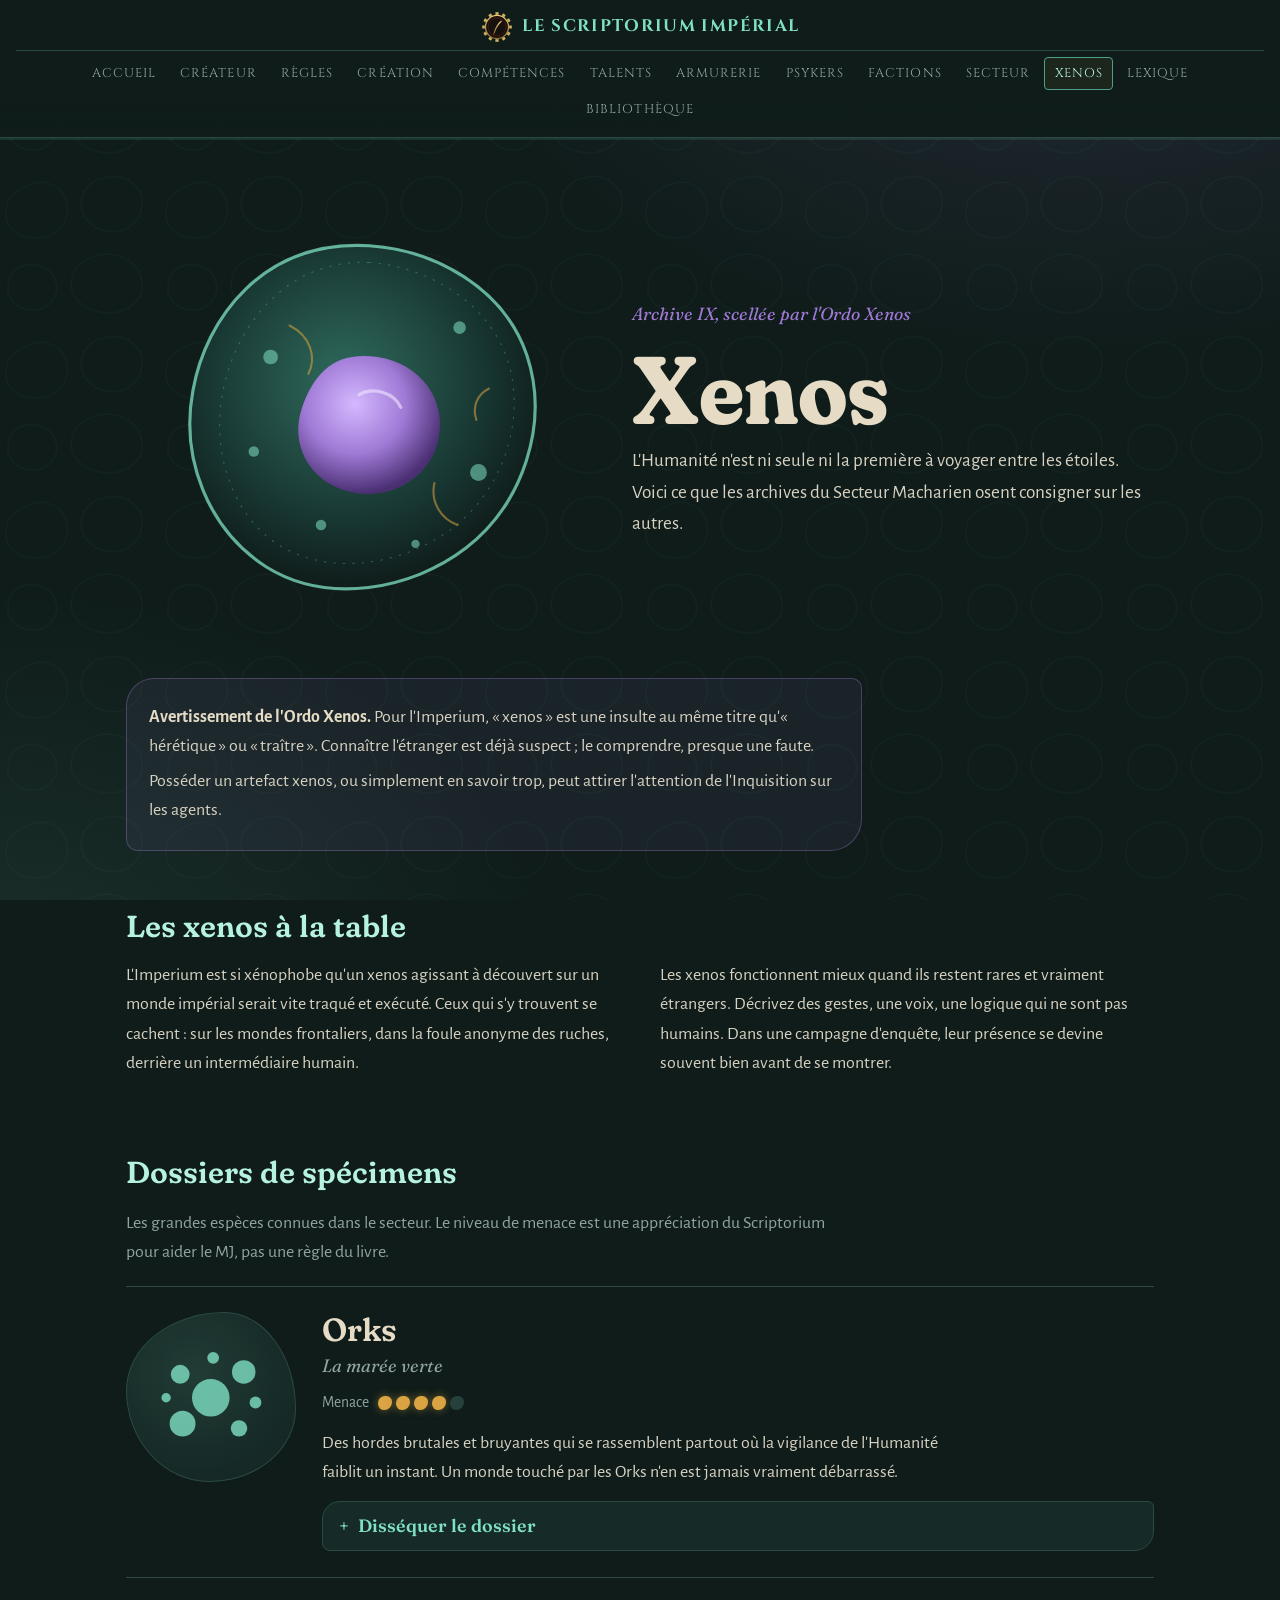
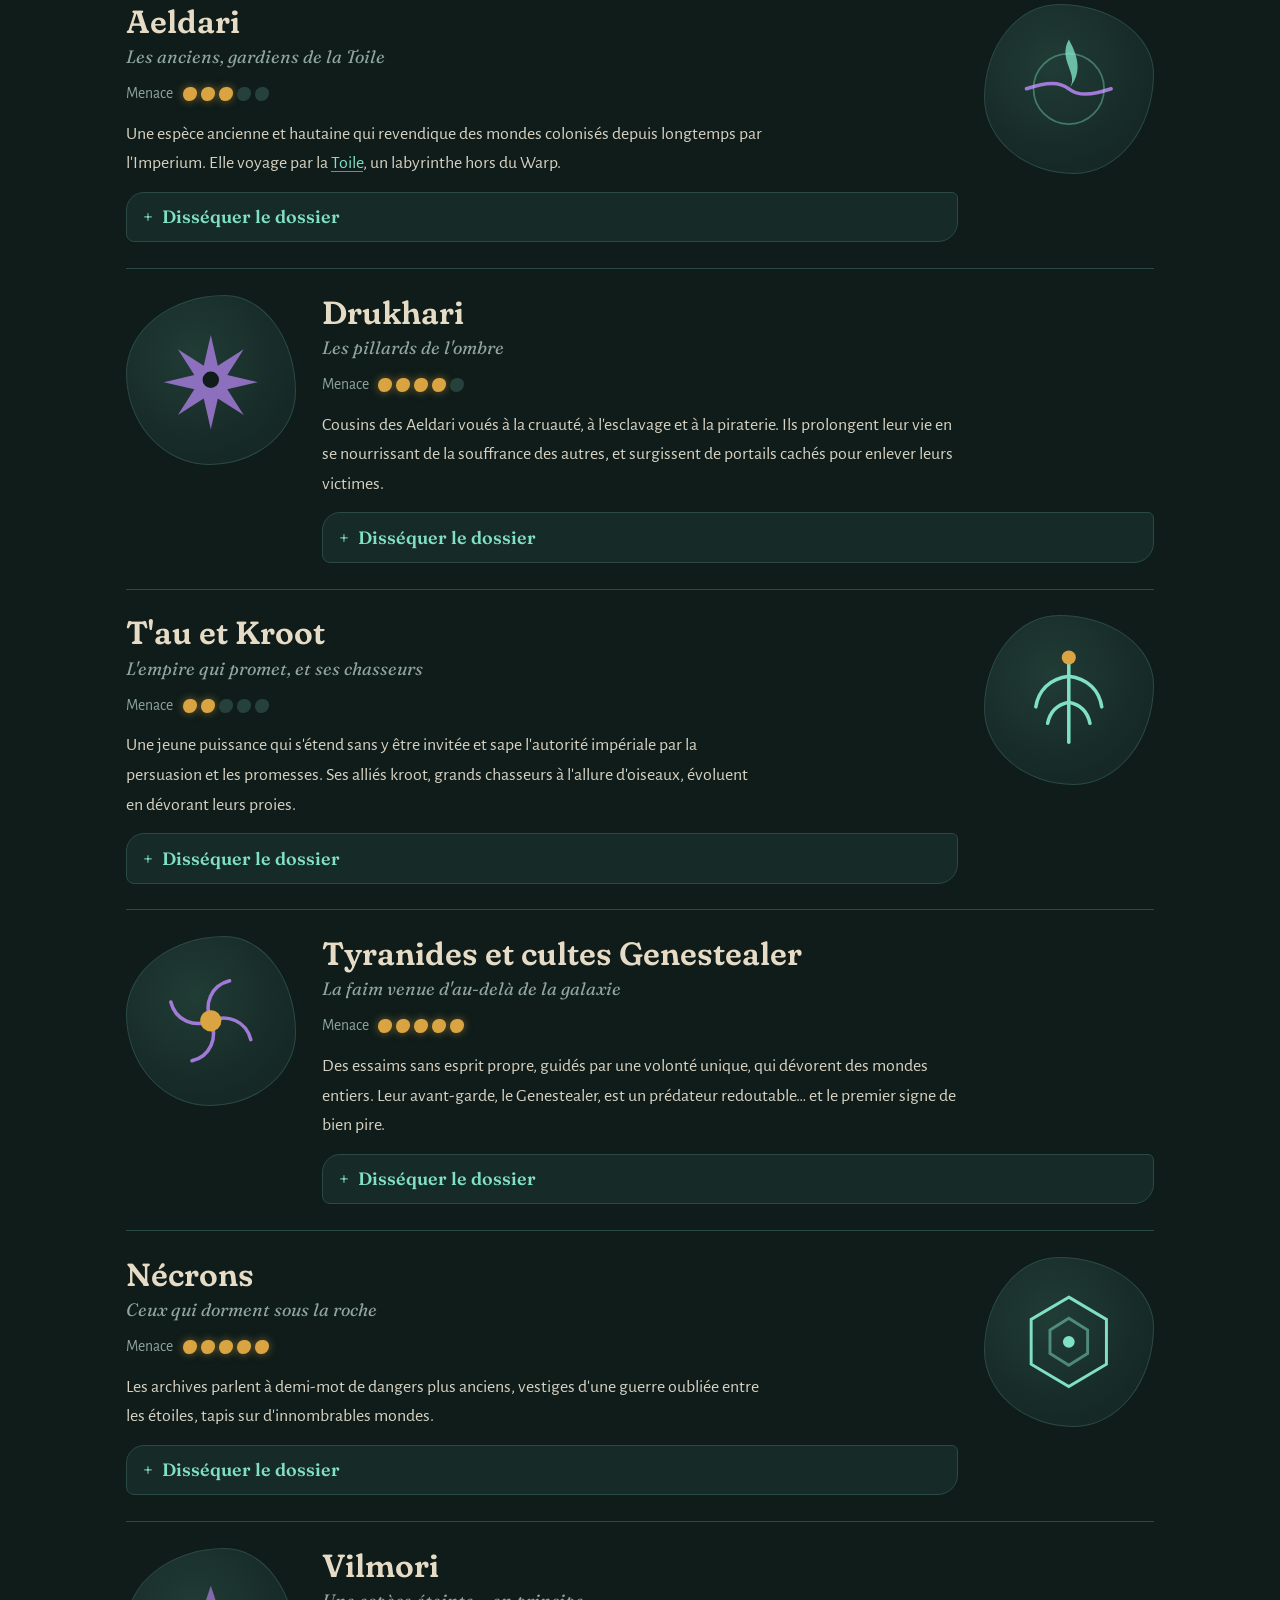
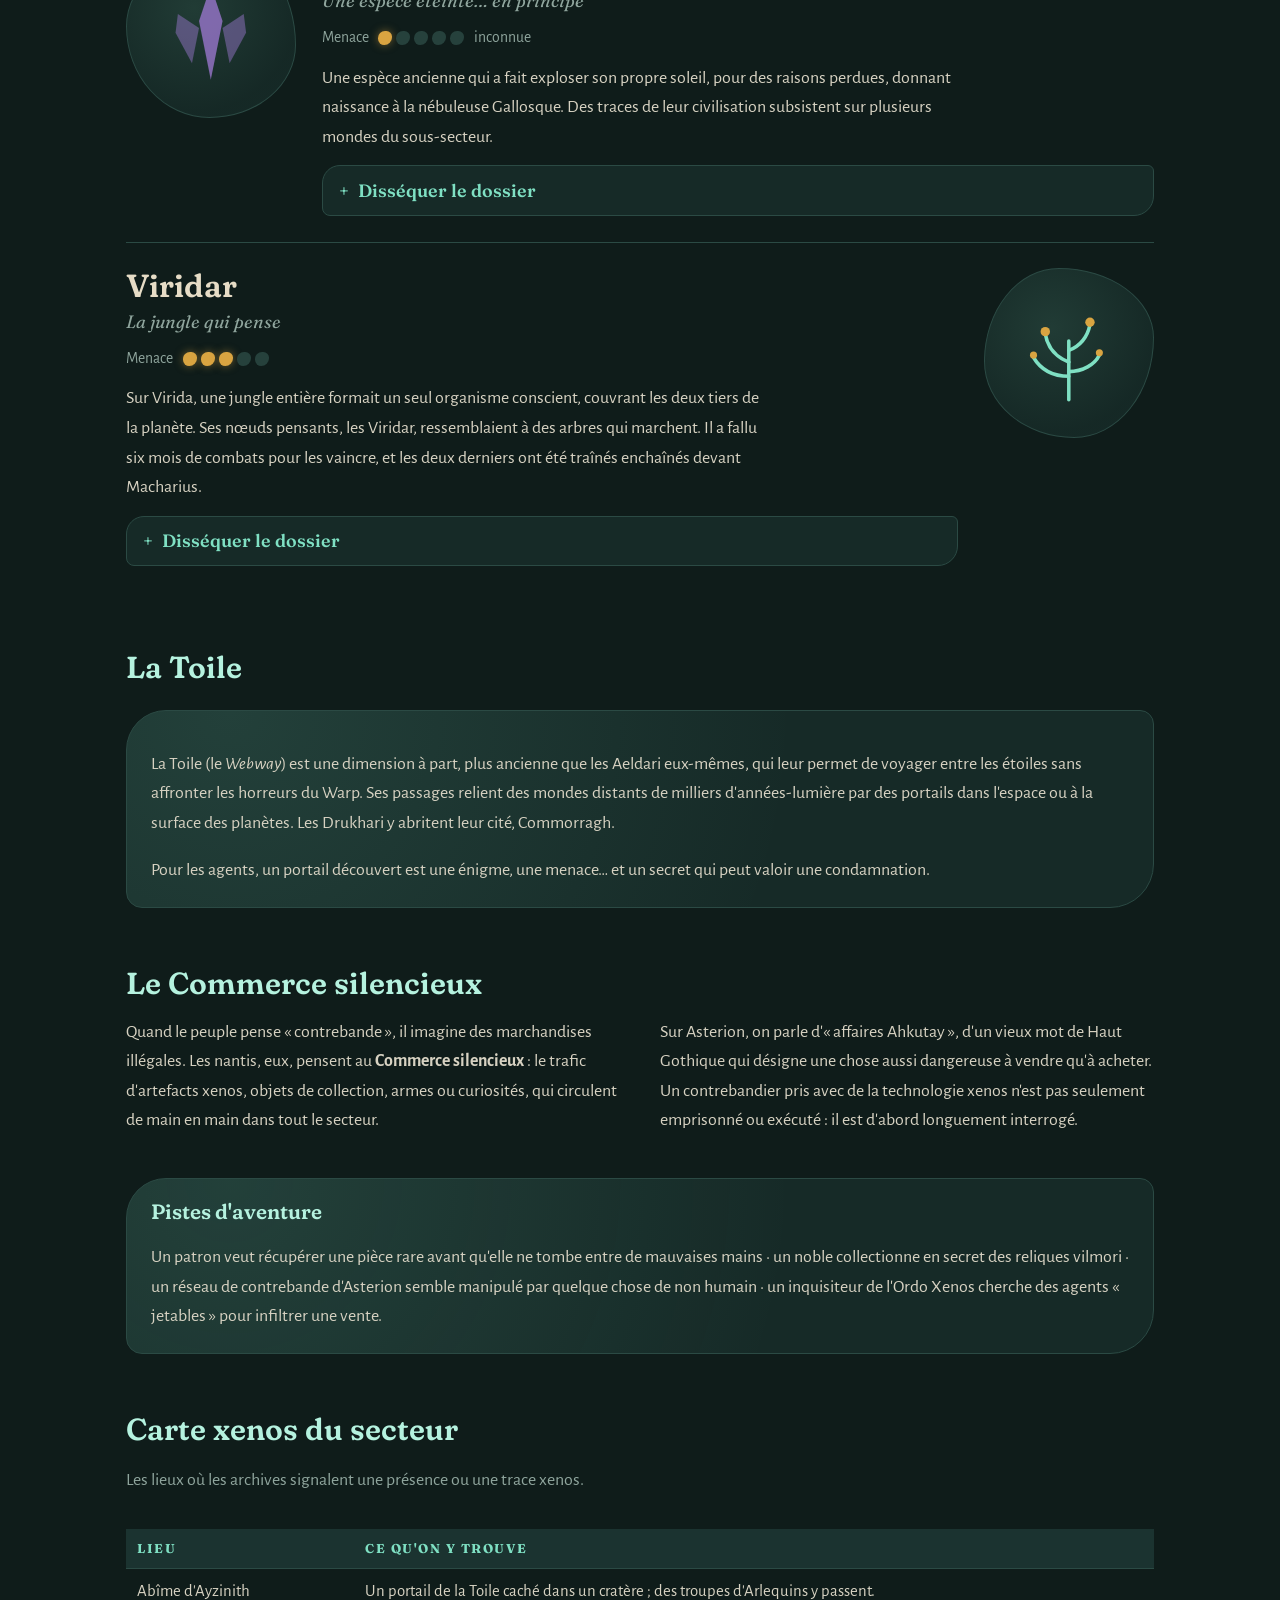
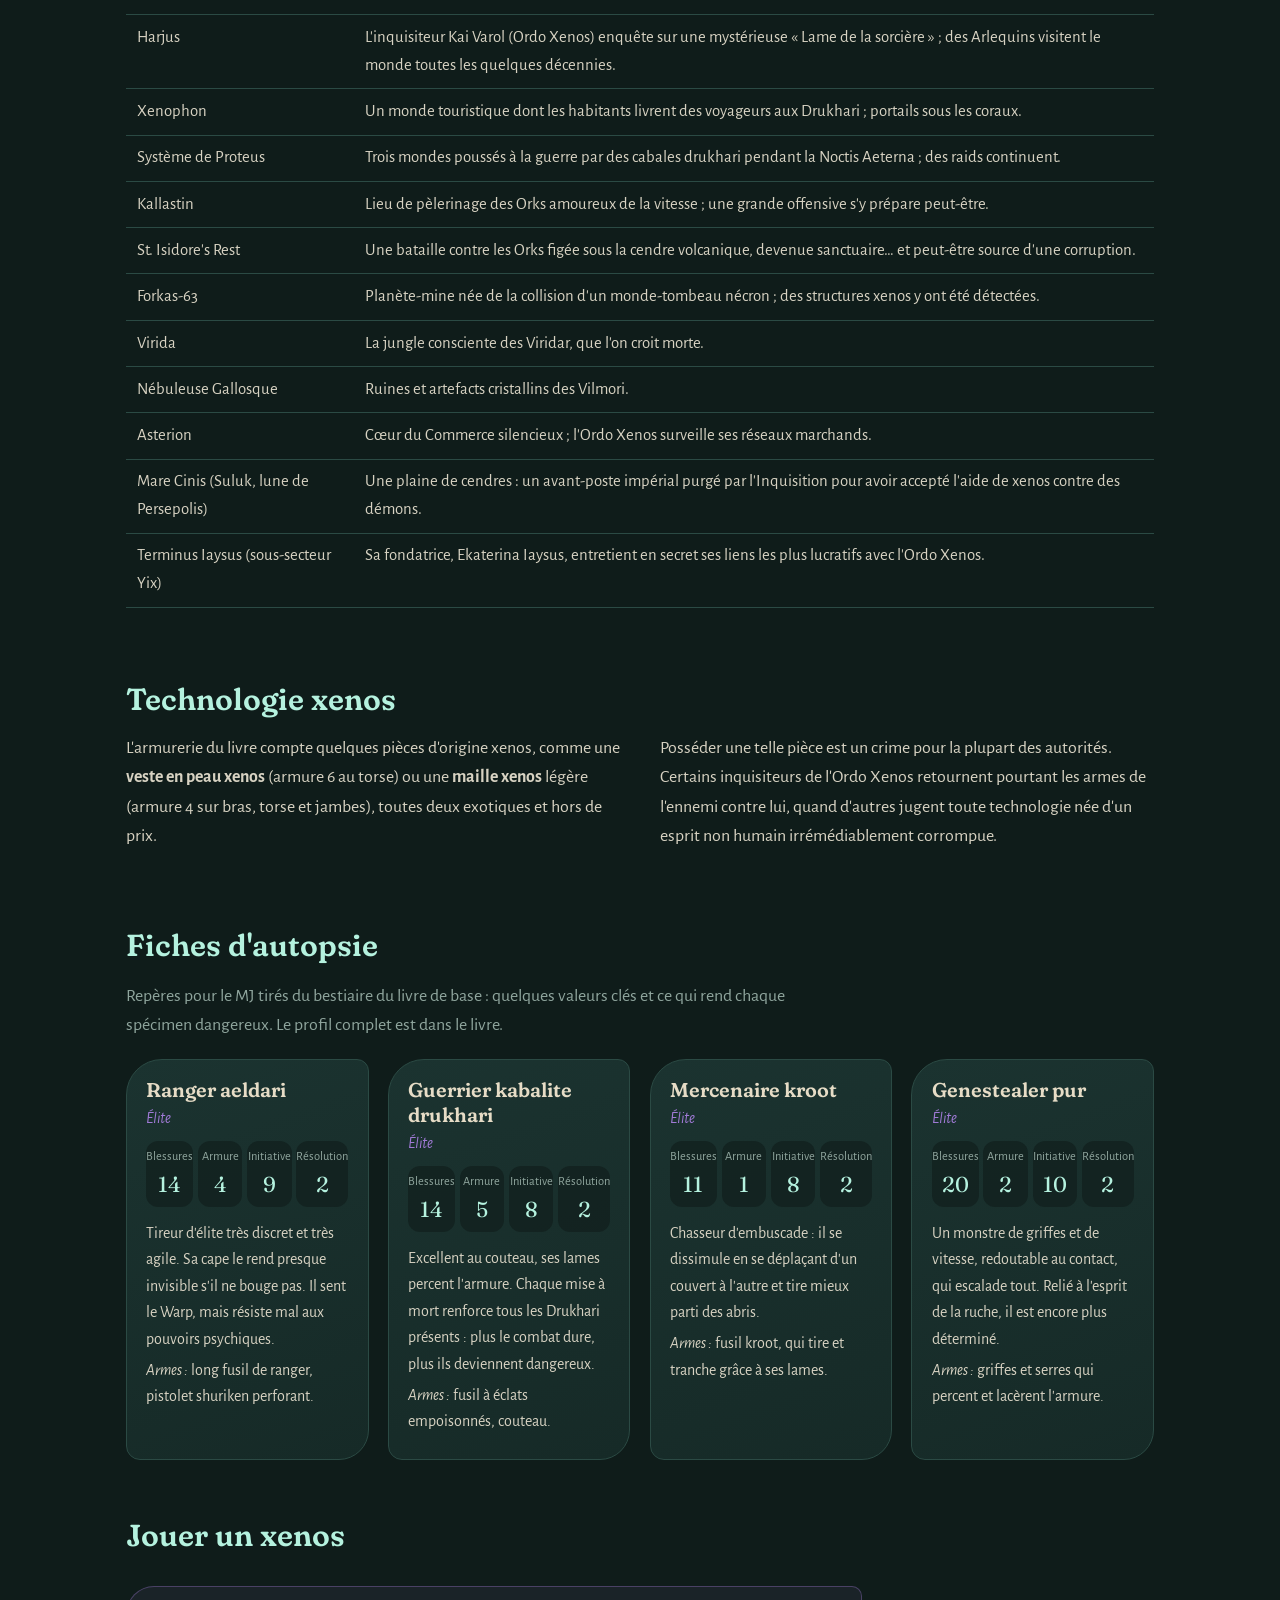
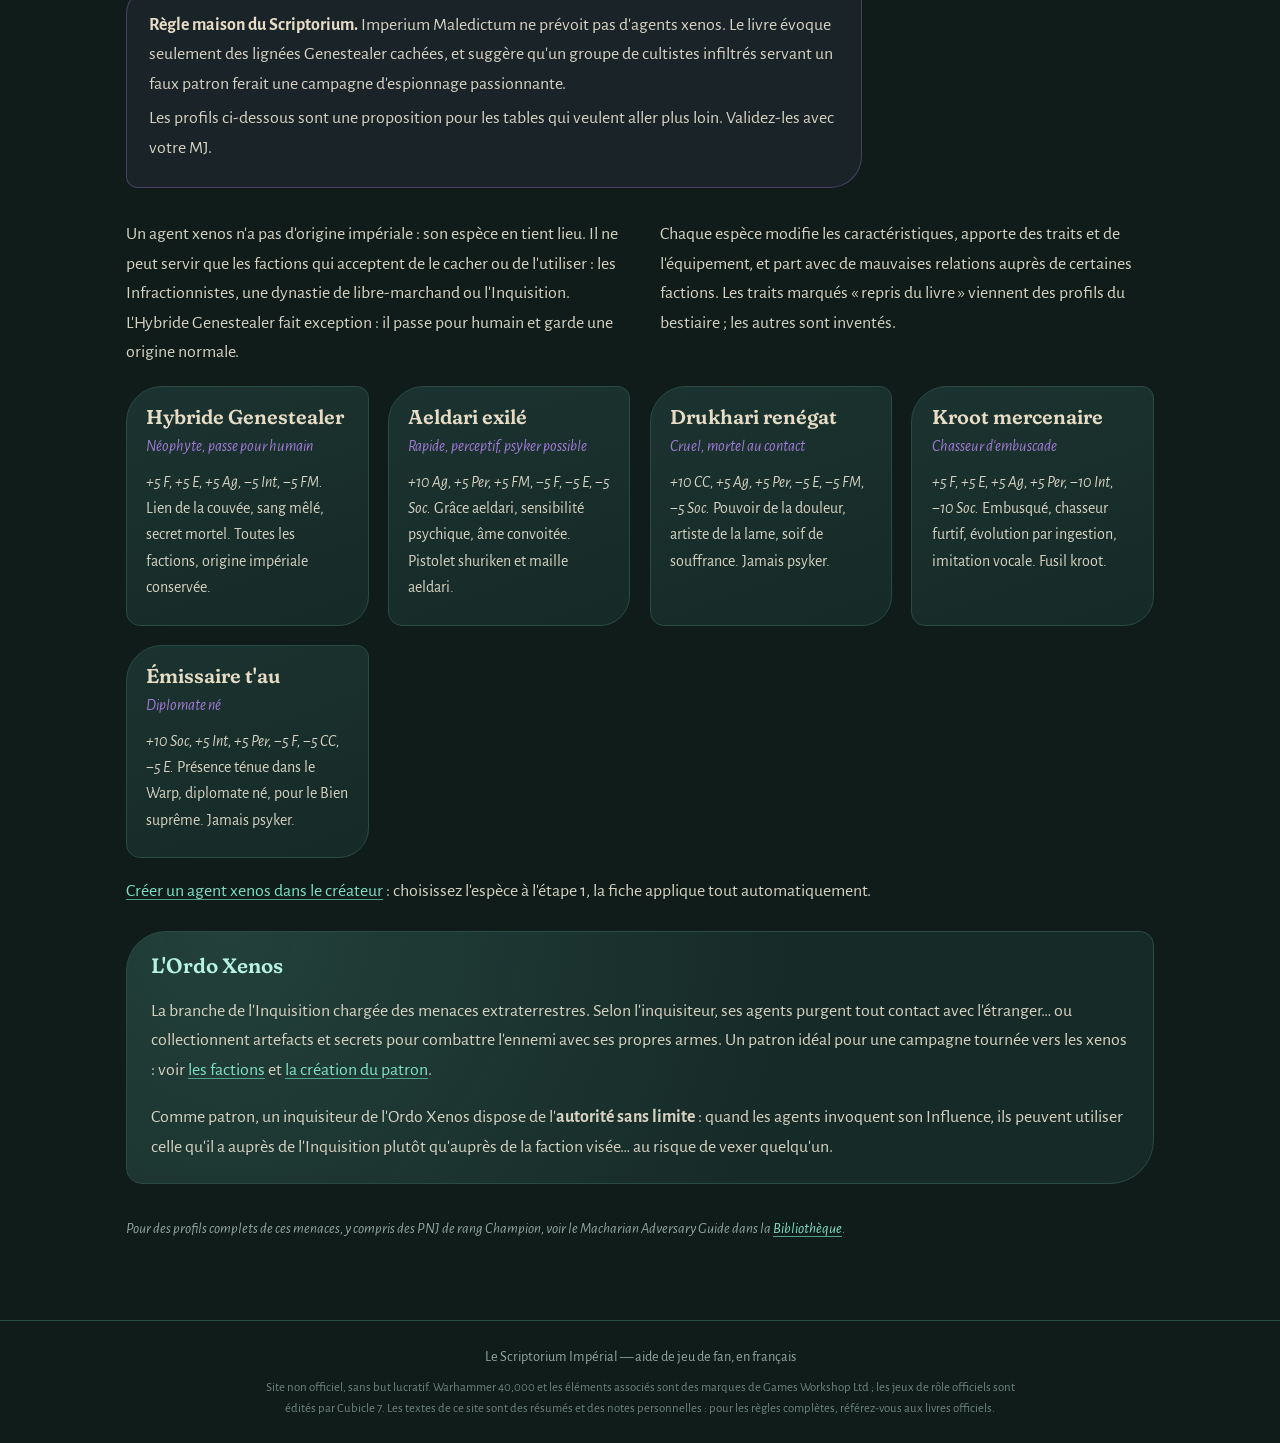
<file: xenos.html>
<!doctype html>
<html lang="fr">
<head>
  <meta charset="utf-8">
  <meta name="viewport" content="width=device-width, initial-scale=1">
  <title>Xenos — Le Scriptorium Impérial</title>
  <meta name="description" content="Les espèces xenos du Secteur Macharien : menaces, indices, usage en partie et profils.">
  <link rel="preconnect" href="https://fonts.googleapis.com">
  <link rel="preconnect" href="https://fonts.gstatic.com" crossorigin>
  <link href="https://fonts.googleapis.com/css2?family=Cinzel:wght@500;700&family=Fraunces:ital,opsz,wght,SOFT,WONK@0,9..144,400..700,0..100,0..1;1,9..144,400..700,0..100,0..1&family=Alegreya+Sans:ital,wght@0,400;0,500;1,400&display=swap" rel="stylesheet">
  <link rel="stylesheet" href="css/style.css?v=10">
  <link rel="stylesheet" href="css/xenos.css?v=10">
  <script src="js/main.js?v=10" defer></script>
</head>
<body class="xenos">
  <main>
    <header class="specimen-hero">
      <!-- La cellule : forme organique abstraite, seule animation de la page -->
      <svg viewBox="0 0 400 400" role="img" aria-label="Cellule xenos stylisée">
        <defs>
          <radialGradient id="cyto" cx="45%" cy="40%" r="60%">
            <stop offset="0" stop-color="#2f6b5d"/>
            <stop offset="0.7" stop-color="#173430"/>
            <stop offset="1" stop-color="#0f1c1a"/>
          </radialGradient>
          <radialGradient id="nuc" cx="40%" cy="35%" r="65%">
            <stop offset="0" stop-color="#d4b8ff"/>
            <stop offset="0.55" stop-color="#a07ad6"/>
            <stop offset="1" stop-color="#4a2f73"/>
          </radialGradient>
        </defs>
        <g class="cell-membrane">
          <path d="M206 34c62 4 128 40 150 104 22 66-4 142-58 184-52 40-132 54-190 18C52 304 26 236 38 172 50 104 104 28 206 34z"
                fill="url(#cyto)" stroke="#7fe0c3" stroke-width="3" stroke-opacity="0.75"/>
          <path d="M206 50c56 4 114 38 132 94 18 58-6 124-54 160-46 34-116 46-166 14-42-28-62-86-52-142 10-60 58-130 140-126z"
                fill="none" stroke="#7fe0c3" stroke-width="1" stroke-opacity="0.3" stroke-dasharray="2 7"/>
          <g fill="#7fe0c3" fill-opacity="0.55">
            <circle cx="112" cy="140" r="7"/><circle cx="96" cy="230" r="5"/><circle cx="292" cy="112" r="6"/>
            <circle cx="310" cy="250" r="8"/><circle cx="160" cy="300" r="5"/><circle cx="250" cy="318" r="4"/>
          </g>
          <g fill="none" stroke="#d9a441" stroke-opacity="0.55" stroke-width="2" stroke-linecap="round">
            <path d="M130 110c20 10 26 30 18 46"/><path d="M290 300c-16-6-26-22-22-40"/><path d="M320 170c-12 6-16 18-12 30"/>
          </g>
        </g>
        <g class="cell-nucleus">
          <path d="M214 140c40 6 66 40 58 78s-48 60-86 50-56-46-44-80 32-54 72-48z" fill="url(#nuc)"/>
          <path d="M196 176c14-8 34-2 40 12" fill="none" stroke="#f0e6ff" stroke-opacity="0.6" stroke-width="3" stroke-linecap="round"/>
        </g>
      </svg>
      <div>
        <p class="ref">Archive IX, scellée par l'Ordo Xenos</p>
        <h1>Xenos</h1>
        <p class="lead">L'Humanité n'est ni seule ni la première à voyager entre les étoiles. Voici ce que les archives du Secteur Macharien osent consigner sur les autres.</p>
      </div>
    </header>

    <div class="ordo-note">
      <p><strong>Avertissement de l'Ordo Xenos.</strong> Pour l'Imperium, « xenos » est une insulte au même titre qu'« hérétique » ou « traître ». Connaître l'étranger est déjà suspect ; le comprendre, presque une faute.</p>
      <p>Posséder un artefact xenos, ou simplement en savoir trop, peut attirer l'attention de l'Inquisition sur les agents.</p>
    </div>

    <h2>Les xenos à la table</h2>
    <div class="two-col">
      <p>
        L'Imperium est si xénophobe qu'un xenos agissant à découvert sur un monde impérial serait vite traqué et exécuté.
        Ceux qui s'y trouvent se cachent : sur les mondes frontaliers, dans la foule anonyme des ruches, derrière un intermédiaire humain.
      </p>
      <p>
        Les xenos fonctionnent mieux quand ils restent rares et vraiment étrangers. Décrivez des gestes, une voix, une logique qui
        ne sont pas humains. Dans une campagne d'enquête, leur présence se devine souvent bien avant de se montrer.
      </p>
    </div>

    <h2>Dossiers de spécimens</h2>
    <p style="color:var(--muted);max-width:44rem">Les grandes espèces connues dans le secteur. Le niveau de menace est une appréciation du Scriptorium pour aider le MJ, pas une règle du livre.</p>

    <article class="dossier" id="orks">
      <div class="glyph" aria-hidden="true">
        <svg viewBox="0 0 100 100"><g fill="#7fe0c3" fill-opacity="0.8"><circle cx="50" cy="50" r="16"/><circle cx="24" cy="30" r="8"/><circle cx="78" cy="28" r="10"/><circle cx="74" cy="76" r="7"/><circle cx="26" cy="72" r="11"/><circle cx="52" cy="16" r="5"/><circle cx="88" cy="54" r="5"/><circle cx="12" cy="50" r="4"/></g></svg>
      </div>
      <div>
        <h3>Orks</h3>
        <p class="alias">La marée verte</p>
        <div class="threat">Menace <span class="pips"><i class="on"></i><i class="on"></i><i class="on"></i><i class="on"></i><i></i></span></div>
        <p>Des hordes brutales et bruyantes qui se rassemblent partout où la vigilance de l'Humanité faiblit un instant. Un monde touché par les Orks n'en est jamais vraiment débarrassé.</p>
        <details>
          <summary>Disséquer le dossier</summary>
          <div class="dissect">
            <div><h4>Dans le secteur</h4><p>Sur Kallastin, des Orks obsédés par la vitesse vénèrent le lieu d'une bataille légendaire, et l'on murmure qu'un chef de guerre prépare une grande offensive vers ce monde. Sur St. Isidore's Rest, une bataille entière a été figée par une éruption ; les vaisseaux-astéroïdes orks y sont devenus des sanctuaires.</p></div>
            <div><h4>Indices</h4><ul><li>Épaves bricolées et technologie absurde qui fonctionne malgré tout</li><li>Raids d'éclaireurs « mineurs » qui se multiplient</li><li>Vaisseaux abandonnés à fouiller… peut-être infestés</li></ul></div>
            <div><h4>En jeu</h4><p>Rarement l'adversaire d'une enquête : plutôt une menace de fond, une guerre qui approche, ou le danger qui rôde dans une épave que le patron veut récupérer.</p></div>
          </div>
        </details>
      </div>
    </article>

    <article class="dossier" id="aeldari">
      <div class="glyph" aria-hidden="true">
        <svg viewBox="0 0 100 100"><path d="M50 8c10 18 10 30 0 42s-10 24 0 42c-10-18-10-30 0-42S40 26 50 8z" fill="#7fe0c3" fill-opacity="0.8"/><path d="M14 50c18-6 28-6 36 0s18 6 36 0" fill="none" stroke="#a07ad6" stroke-width="3" stroke-linecap="round"/><circle cx="50" cy="50" r="30" fill="none" stroke="#7fe0c3" stroke-opacity="0.4" stroke-width="1.5"/></svg>
      </div>
      <div>
        <h3>Aeldari</h3>
        <p class="alias">Les anciens, gardiens de la Toile</p>
        <div class="threat">Menace <span class="pips"><i class="on"></i><i class="on"></i><i class="on"></i><i></i><i></i></span></div>
        <p>Une espèce ancienne et hautaine qui revendique des mondes colonisés depuis longtemps par l'Imperium. Elle voyage par la <a href="#toile">Toile</a>, un labyrinthe hors du Warp.</p>
        <details>
          <summary>Disséquer le dossier</summary>
          <div class="dissect">
            <div><h4>Dans le secteur</h4><p>Dans l'abîme d'Ayzinith, un monde stérile cache un portail de la Toile que les autorités ignorent. Des troupes d'Arlequins aux couleurs vives y entrent et en sortent ; l'Ordo Xenos aimerait beaucoup savoir pourquoi. Des Rangers nomades parcourent aussi le secteur.</p></div>
            <div><h4>Indices</h4><ul><li>Silhouettes entraperçues puis disparues, tirs d'une précision surnaturelle</li><li>Intérêt marqué pour des ruines ou des lieux oubliés</li><li>Sensibilité au Warp</li></ul></div>
            <div><h4>En jeu</h4><p>Des énigmes plus que des ennemis : leurs objectifs croisent parfois ceux des agents, sans jamais s'expliquer. Un allié de circonstance est possible… et compromettant.</p></div>
          </div>
        </details>
      </div>
    </article>

    <article class="dossier" id="drukhari">
      <div class="glyph" aria-hidden="true">
        <svg viewBox="0 0 100 100"><path d="M50 12l6 26 22-14-14 22 26 6-26 6 14 22-22-14-6 26-6-26-22 14 14-22-26-6 26-6-14-22 22 14z" fill="#a07ad6" fill-opacity="0.85"/><circle cx="50" cy="50" r="7" fill="#0f1c1a"/></svg>
      </div>
      <div>
        <h3>Drukhari</h3>
        <p class="alias">Les pillards de l'ombre</p>
        <div class="threat">Menace <span class="pips"><i class="on"></i><i class="on"></i><i class="on"></i><i class="on"></i><i></i></span></div>
        <p>Cousins des Aeldari voués à la cruauté, à l'esclavage et à la piraterie. Ils prolongent leur vie en se nourrissant de la souffrance des autres, et surgissent de portails cachés pour enlever leurs victimes.</p>
        <details>
          <summary>Disséquer le dossier</summary>
          <div class="dissect">
            <div><h4>Dans le secteur</h4><p>Pendant la Noctis Aeterna, des cabales ont fait du système de Proteus un jeu : semer la peur jusqu'à ce que trois mondes s'entre-déchirent. Sur la planète touristique de Xenophon, un pacte ancien livre en secret des voyageurs aux Drukhari, dont les portails dorment sous les coraux.</p></div>
            <div><h4>Indices</h4><ul><li>Disparitions sans corps, villages vidés, familles entières envolées</li><li>Peur collective inexplicable, rumeurs qui montent les gens les uns contre les autres</li><li>Lieux que l'on évite sans savoir pourquoi</li></ul></div>
            <div><h4>En jeu</h4><p>Le parfait antagoniste d'enquête : on remonte une piste de disparitions et l'on découvre trop tard qui se cache derrière.</p></div>
          </div>
        </details>
      </div>
    </article>

    <article class="dossier" id="tau">
      <div class="glyph" aria-hidden="true">
        <svg viewBox="0 0 100 100"><g fill="none" stroke="#7fe0c3" stroke-width="3" stroke-linecap="round"><path d="M50 14v72"/><path d="M50 30c-16 2-26 12-28 26"/><path d="M50 30c16 2 26 12 28 26"/><path d="M50 52c-10 2-16 8-18 18"/><path d="M50 52c10 2 16 8 18 18"/></g><circle cx="50" cy="14" r="6" fill="#d9a441"/></svg>
      </div>
      <div>
        <h3>T'au et Kroot</h3>
        <p class="alias">L'empire qui promet, et ses chasseurs</p>
        <div class="threat">Menace <span class="pips"><i class="on"></i><i class="on"></i><i></i><i></i><i></i></span></div>
        <p>Une jeune puissance qui s'étend sans y être invitée et sape l'autorité impériale par la persuasion et les promesses. Ses alliés kroot, grands chasseurs à l'allure d'oiseaux, évoluent en dévorant leurs proies.</p>
        <details>
          <summary>Disséquer le dossier</summary>
          <div class="dissect">
            <div><h4>Dans le secteur</h4><p>Les Kroot s'y louent comme mercenaires et chasseurs de primes, en quête de nouveaux matériaux génétiques. Ils sécrètent des odeurs à volonté et imitent les voix qu'ils entendent, ce qui met les humains très mal à l'aise.</p></div>
            <div><h4>Indices</h4><ul><li>Tracts, discours ou désertions qui vantent un « bien commun »</li><li>Fusils à lames, odeurs musquées, voix qui sonnent faux</li><li>Commerce discret avec des mondes frontaliers</li></ul></div>
            <div><h4>En jeu</h4><p>Les Kroot font d'excellents mercenaires adverses (ou alliés gênants). Les T'au, eux, sont une menace d'idées : une cellule qui retourne les esprits plutôt qu'elle ne tire.</p></div>
          </div>
        </details>
      </div>
    </article>

    <article class="dossier" id="tyranides">
      <div class="glyph" aria-hidden="true">
        <svg viewBox="0 0 100 100"><g fill="none" stroke="#a07ad6" stroke-width="3" stroke-linecap="round"><path d="M50 50c-6-14 0-30 16-34"/><path d="M50 50c14-6 30 0 34 16"/><path d="M50 50c6 14 0 30-16 34"/><path d="M50 50c-14 6-30 0-34-16"/></g><circle cx="50" cy="50" r="9" fill="#d9a441"/></svg>
      </div>
      <div>
        <h3>Tyranides et cultes Genestealer</h3>
        <p class="alias">La faim venue d'au-delà de la galaxie</p>
        <div class="threat">Menace <span class="pips"><i class="on"></i><i class="on"></i><i class="on"></i><i class="on"></i><i class="on"></i></span></div>
        <p>Des essaims sans esprit propre, guidés par une volonté unique, qui dévorent des mondes entiers. Leur avant-garde, le Genestealer, est un prédateur redoutable… et le premier signe de bien pire.</p>
        <details>
          <summary>Disséquer le dossier</summary>
          <div class="dissect">
            <div><h4>Dans le secteur</h4><p>Les Genestealers purs y sont rares. Seule une poignée de spécialistes comprend leur vraie nature ; la plupart les croient de simples bêtes transportées par les vaisseaux. Les rumeurs d'hybrides sont officiellement « biologiquement impossibles », mais elles reviennent sur plusieurs planètes, et certaines lignées seraient déjà liées à un culte.</p></div>
            <div><h4>Indices</h4><ul><li>Familles aux enfants étrangement ressemblants, crânes allongés</li><li>Fidèles d'un culte trop soudé, ouvriers qui se taisent tous ensemble</li><li>Disparitions dans les conduits et les mines</li></ul></div>
            <div><h4>En jeu</h4><p>Le complot lent par excellence : une infiltration qui grandit sur des générations. Le livre propose même, pour les audacieux, de jouer des cultistes infiltrés.</p></div>
          </div>
        </details>
      </div>
    </article>

    <article class="dossier" id="necrons">
      <div class="glyph" aria-hidden="true">
        <svg viewBox="0 0 100 100"><g fill="none" stroke="#7fe0c3" stroke-width="2.5"><path d="M50 12l32 19v38L50 88 18 69V31z"/><path d="M50 30l16 10v20L50 70 34 60V40z" stroke-opacity="0.5"/></g><circle cx="50" cy="50" r="5" fill="#7fe0c3"/></svg>
      </div>
      <div>
        <h3>Nécrons</h3>
        <p class="alias">Ceux qui dorment sous la roche</p>
        <div class="threat">Menace <span class="pips"><i class="on"></i><i class="on"></i><i class="on"></i><i class="on"></i><i class="on"></i></span></div>
        <p>Les archives parlent à demi-mot de dangers plus anciens, vestiges d'une guerre oubliée entre les étoiles, tapis sur d'innombrables mondes.</p>
        <details>
          <summary>Disséquer le dossier</summary>
          <div class="dissect">
            <div><h4>Dans le secteur</h4><p>Forkas-63 est née de la collision volontaire de deux planètes par un explorateur du Mechanicus. Il cachait à tous que l'une d'elles était un monde-tombeau nécron. Le minerai extrait depuis a d'étranges propriétés, et des structures xenos ont fini par être détectées.</p></div>
            <div><h4>Indices</h4><ul><li>Métal vivant qui se répare tout seul</li><li>Machines qui s'éveillent sans alimentation</li><li>Mines où les équipes ne remontent pas</li></ul></div>
            <div><h4>En jeu</h4><p>Une menace endormie à garder en réserve : le genre de découverte qu'un patron veut étouffer… ou exploiter.</p></div>
          </div>
        </details>
      </div>
    </article>

    <article class="dossier" id="vilmori">
      <div class="glyph" aria-hidden="true">
        <svg viewBox="0 0 100 100"><g fill="#a07ad6" fill-opacity="0.75"><path d="M50 10l10 30-10 50-10-50z"/><path d="M22 34l18 12-6 30-14-26z" fill-opacity="0.45"/><path d="M78 34l-18 12 6 30 14-26z" fill-opacity="0.45"/></g></svg>
      </div>
      <div>
        <h3>Vilmori</h3>
        <p class="alias">Une espèce éteinte… en principe</p>
        <div class="threat">Menace <span class="pips"><i class="on"></i><i></i><i></i><i></i><i></i></span> inconnue</div>
        <p>Une espèce ancienne qui a fait exploser son propre soleil, pour des raisons perdues, donnant naissance à la nébuleuse Gallosque. Des traces de leur civilisation subsistent sur plusieurs mondes du sous-secteur.</p>
        <details>
          <summary>Disséquer le dossier</summary>
          <div class="dissect">
            <div><h4>Dans le secteur</h4><p>Leurs artefacts à la technologie cristalline valent une fortune, et attirent collectionneurs, libres-marchands… et inquisiteurs.</p></div>
            <div><h4>En jeu</h4><p>Un excellent moteur d'aventure : une relique convoitée par plusieurs factions, et la question de ce qui l'a vraiment produite.</p></div>
          </div>
        </details>
      </div>
    </article>

    <article class="dossier" id="viridar">
      <div class="glyph" aria-hidden="true">
        <svg viewBox="0 0 100 100"><g fill="none" stroke="#7fe0c3" stroke-width="3" stroke-linecap="round"><path d="M50 90V40"/><path d="M50 58c-10-4-18-12-20-24"/><path d="M50 48c10-4 16-12 18-22"/><path d="M50 70c-14 0-24-6-30-16"/><path d="M50 66c12 0 22-6 26-14"/></g><g fill="#d9a441"><circle cx="30" cy="32" r="4"/><circle cx="68" cy="24" r="4"/><circle cx="20" cy="52" r="3"/><circle cx="76" cy="50" r="3"/></g></svg>
      </div>
      <div>
        <h3>Viridar</h3>
        <p class="alias">La jungle qui pense</p>
        <div class="threat">Menace <span class="pips"><i class="on"></i><i class="on"></i><i class="on"></i><i></i><i></i></span></div>
        <p>Sur Virida, une jungle entière formait un seul organisme conscient, couvrant les deux tiers de la planète. Ses nœuds pensants, les Viridar, ressemblaient à des arbres qui marchent. Il a fallu six mois de combats pour les vaincre, et les deux derniers ont été traînés enchaînés devant Macharius.</p>
        <details>
          <summary>Disséquer le dossier</summary>
          <div class="dissect">
            <div><h4>Dans le secteur</h4><p>Virida est restée un monde peu colonisé, promis à devenir un monde agricole. Ce que l'Imperium ignore, c'est que la conscience de la jungle n'est pas morte avec les Viridar.</p></div>
            <div><h4>Indices</h4><ul><li>Spores hallucinogènes, murmures dans l'obscurité</li><li>Faune et flore qui bougent ensemble, comme coordonnées</li><li>Colons qui « entendent » la forêt</li></ul></div>
            <div><h4>En jeu</h4><p>Une menace d'horreur végétale lente : une mission de routine sur un monde agricole qui tourne au cauchemar.</p></div>
          </div>
        </details>
      </div>
    </article>

    <h2 id="toile">La Toile</h2>
    <div class="membrane-box">
      <p>
        La Toile (le <em>Webway</em>) est une dimension à part, plus ancienne que les Aeldari eux-mêmes, qui leur permet de voyager
        entre les étoiles sans affronter les horreurs du Warp. Ses passages relient des mondes distants de milliers d'années-lumière
        par des portails dans l'espace ou à la surface des planètes. Les Drukhari y abritent leur cité, Commorragh.
      </p>
      <p>Pour les agents, un portail découvert est une énigme, une menace… et un secret qui peut valoir une condamnation.</p>
    </div>

    <h2 id="commerce">Le Commerce silencieux</h2>
    <div class="two-col">
      <p>
        Quand le peuple pense « contrebande », il imagine des marchandises illégales. Les nantis, eux, pensent au <strong>Commerce silencieux</strong> :
        le trafic d'artefacts xenos, objets de collection, armes ou curiosités, qui circulent de main en main dans tout le secteur.
      </p>
      <p>
        Sur Asterion, on parle d'« affaires Ahkutay », d'un vieux mot de Haut Gothique qui désigne une chose aussi dangereuse à vendre qu'à acheter.
        Un contrebandier pris avec de la technologie xenos n'est pas seulement emprisonné ou exécuté : il est d'abord longuement interrogé.
      </p>
    </div>
    <div class="membrane-box">
      <h3>Pistes d'aventure</h3>
      <p>Un patron veut récupérer une pièce rare avant qu'elle ne tombe entre de mauvaises mains · un noble collectionne en secret des reliques vilmori · un réseau de contrebande d'Asterion semble manipulé par quelque chose de non humain · un inquisiteur de l'Ordo Xenos cherche des agents « jetables » pour infiltrer une vente.</p>
    </div>

    <h2 id="lieux">Carte xenos du secteur</h2>
    <p style="color:var(--muted);max-width:44rem">Les lieux où les archives signalent une présence ou une trace xenos.</p>
    <div class="table-wrap">
      <table>
        <thead><tr><th>Lieu</th><th>Ce qu'on y trouve</th></tr></thead>
        <tbody>
          <tr><td>Abîme d'Ayzinith</td><td>Un portail de la Toile caché dans un cratère ; des troupes d'Arlequins y passent.</td></tr>
          <tr><td>Harjus</td><td>L'inquisiteur Kai Varol (Ordo Xenos) enquête sur une mystérieuse « Lame de la sorcière » ; des Arlequins visitent le monde toutes les quelques décennies.</td></tr>
          <tr><td>Xenophon</td><td>Un monde touristique dont les habitants livrent des voyageurs aux Drukhari ; portails sous les coraux.</td></tr>
          <tr><td>Système de Proteus</td><td>Trois mondes poussés à la guerre par des cabales drukhari pendant la Noctis Aeterna ; des raids continuent.</td></tr>
          <tr><td>Kallastin</td><td>Lieu de pèlerinage des Orks amoureux de la vitesse ; une grande offensive s'y prépare peut-être.</td></tr>
          <tr><td>St. Isidore's Rest</td><td>Une bataille contre les Orks figée sous la cendre volcanique, devenue sanctuaire… et peut-être source d'une corruption.</td></tr>
          <tr><td>Forkas-63</td><td>Planète-mine née de la collision d'un monde-tombeau nécron ; des structures xenos y ont été détectées.</td></tr>
          <tr><td>Virida</td><td>La jungle consciente des Viridar, que l'on croit morte.</td></tr>
          <tr><td>Nébuleuse Gallosque</td><td>Ruines et artefacts cristallins des Vilmori.</td></tr>
          <tr><td>Asterion</td><td>Cœur du Commerce silencieux ; l'Ordo Xenos surveille ses réseaux marchands.</td></tr>
          <tr><td>Mare Cinis (Suluk, lune de Persepolis)</td><td>Une plaine de cendres : un avant-poste impérial purgé par l'Inquisition pour avoir accepté l'aide de xenos contre des démons.</td></tr>
          <tr><td>Terminus Iaysus (sous-secteur Yix)</td><td>Sa fondatrice, Ekaterina Iaysus, entretient en secret ses liens les plus lucratifs avec l'Ordo Xenos.</td></tr>
        </tbody>
      </table>
    </div>

    <h2 id="tech">Technologie xenos</h2>
    <div class="two-col">
      <p>
        L'armurerie du livre compte quelques pièces d'origine xenos, comme une <strong>veste en peau xenos</strong> (armure 6 au torse) ou une
        <strong>maille xenos</strong> légère (armure 4 sur bras, torse et jambes), toutes deux exotiques et hors de prix.
      </p>
      <p>
        Posséder une telle pièce est un crime pour la plupart des autorités. Certains inquisiteurs de l'Ordo Xenos retournent pourtant les armes
        de l'ennemi contre lui, quand d'autres jugent toute technologie née d'un esprit non humain irrémédiablement corrompue.
      </p>
    </div>

    <h2>Fiches d'autopsie</h2>
    <p style="color:var(--muted);max-width:44rem">Repères pour le MJ tirés du bestiaire du livre de base : quelques valeurs clés et ce qui rend chaque spécimen dangereux. Le profil complet est dans le livre.</p>
    <div class="autopsies">
      <section class="autopsy">
        <h3>Ranger aeldari</h3>
        <p class="rank">Élite</p>
        <dl><div><dt>Blessures</dt><dd>14</dd></div><div><dt>Armure</dt><dd>4</dd></div><div><dt>Initiative</dt><dd>9</dd></div><div><dt>Résolution</dt><dd>2</dd></div></dl>
        <p>Tireur d'élite très discret et très agile. Sa cape le rend presque invisible s'il ne bouge pas. Il sent le Warp, mais résiste mal aux pouvoirs psychiques.</p>
        <p><em>Armes :</em> long fusil de ranger, pistolet shuriken perforant.</p>
      </section>
      <section class="autopsy">
        <h3>Guerrier kabalite drukhari</h3>
        <p class="rank">Élite</p>
        <dl><div><dt>Blessures</dt><dd>14</dd></div><div><dt>Armure</dt><dd>5</dd></div><div><dt>Initiative</dt><dd>8</dd></div><div><dt>Résolution</dt><dd>2</dd></div></dl>
        <p>Excellent au couteau, ses lames percent l'armure. Chaque mise à mort renforce tous les Drukhari présents : plus le combat dure, plus ils deviennent dangereux.</p>
        <p><em>Armes :</em> fusil à éclats empoisonnés, couteau.</p>
      </section>
      <section class="autopsy">
        <h3>Mercenaire kroot</h3>
        <p class="rank">Élite</p>
        <dl><div><dt>Blessures</dt><dd>11</dd></div><div><dt>Armure</dt><dd>1</dd></div><div><dt>Initiative</dt><dd>8</dd></div><div><dt>Résolution</dt><dd>2</dd></div></dl>
        <p>Chasseur d'embuscade : il se dissimule en se déplaçant d'un couvert à l'autre et tire mieux parti des abris.</p>
        <p><em>Armes :</em> fusil kroot, qui tire et tranche grâce à ses lames.</p>
      </section>
      <section class="autopsy">
        <h3>Genestealer pur</h3>
        <p class="rank">Élite</p>
        <dl><div><dt>Blessures</dt><dd>20</dd></div><div><dt>Armure</dt><dd>2</dd></div><div><dt>Initiative</dt><dd>10</dd></div><div><dt>Résolution</dt><dd>2</dd></div></dl>
        <p>Un monstre de griffes et de vitesse, redoutable au contact, qui escalade tout. Relié à l'esprit de la ruche, il est encore plus déterminé.</p>
        <p><em>Armes :</em> griffes et serres qui percent et lacèrent l'armure.</p>
      </section>
    </div>

    <h2 id="jouer">Jouer un xenos</h2>
    <div class="ordo-note">
      <p><strong>Règle maison du Scriptorium.</strong> Imperium Maledictum ne prévoit pas d'agents xenos. Le livre évoque seulement des lignées Genestealer cachées, et suggère qu'un groupe de cultistes infiltrés servant un faux patron ferait une campagne d'espionnage passionnante.</p>
      <p>Les profils ci-dessous sont une proposition pour les tables qui veulent aller plus loin. Validez-les avec votre MJ.</p>
    </div>
    <div class="two-col">
      <p>
        Un agent xenos n'a pas d'origine impériale : son espèce en tient lieu. Il ne peut servir que les factions qui acceptent de le cacher ou de l'utiliser :
        les Infractionnistes, une dynastie de libre-marchand ou l'Inquisition. L'Hybride Genestealer fait exception : il passe pour humain et garde une origine normale.
      </p>
      <p>
        Chaque espèce modifie les caractéristiques, apporte des traits et de l'équipement, et part avec de mauvaises relations auprès de certaines factions.
        Les traits marqués « repris du livre » viennent des profils du bestiaire ; les autres sont inventés.
      </p>
    </div>
    <div class="autopsies">
      <section class="autopsy">
        <h3>Hybride Genestealer</h3><p class="rank">Néophyte, passe pour humain</p>
        <p><em>+5 F, +5 E, +5 Ag, −5 Int, −5 FM.</em> Lien de la couvée, sang mêlé, secret mortel. Toutes les factions, origine impériale conservée.</p>
      </section>
      <section class="autopsy">
        <h3>Aeldari exilé</h3><p class="rank">Rapide, perceptif, psyker possible</p>
        <p><em>+10 Ag, +5 Per, +5 FM, −5 F, −5 E, −5 Soc.</em> Grâce aeldari, sensibilité psychique, âme convoitée. Pistolet shuriken et maille aeldari.</p>
      </section>
      <section class="autopsy">
        <h3>Drukhari renégat</h3><p class="rank">Cruel, mortel au contact</p>
        <p><em>+10 CC, +5 Ag, +5 Per, −5 E, −5 FM, −5 Soc.</em> Pouvoir de la douleur, artiste de la lame, soif de souffrance. Jamais psyker.</p>
      </section>
      <section class="autopsy">
        <h3>Kroot mercenaire</h3><p class="rank">Chasseur d'embuscade</p>
        <p><em>+5 F, +5 E, +5 Ag, +5 Per, −10 Int, −10 Soc.</em> Embusqué, chasseur furtif, évolution par ingestion, imitation vocale. Fusil kroot.</p>
      </section>
      <section class="autopsy">
        <h3>Émissaire t'au</h3><p class="rank">Diplomate né</p>
        <p><em>+10 Soc, +5 Int, +5 Per, −5 F, −5 CC, −5 E.</em> Présence ténue dans le Warp, diplomate né, pour le Bien suprême. Jamais psyker.</p>
      </section>
    </div>
    <p style="margin-top:1.2rem"><a href="createur.html">Créer un agent xenos dans le créateur</a> : choisissez l'espèce à l'étape 1, la fiche applique tout automatiquement.</p>

    <div class="membrane-box">
      <h3>L'Ordo Xenos</h3>
      <p>
        La branche de l'Inquisition chargée des menaces extraterrestres. Selon l'inquisiteur, ses agents purgent tout contact avec
        l'étranger… ou collectionnent artefacts et secrets pour combattre l'ennemi avec ses propres armes. Un patron idéal pour une
        campagne tournée vers les xenos : voir <a href="factions.html">les factions</a> et <a href="creation.html#patron">la création du patron</a>.
      </p>
      <p>Comme patron, un inquisiteur de l'Ordo Xenos dispose de l'<strong>autorité sans limite</strong> : quand les agents invoquent son Influence, ils peuvent utiliser celle qu'il a auprès de l'Inquisition plutôt qu'auprès de la faction visée… au risque de vexer quelqu'un.</p>
    </div>
    <p class="hint" style="margin-top:2rem">Pour des profils complets de ces menaces, y compris des PNJ de rang Champion, voir le <em>Macharian Adversary Guide</em> dans la <a href="bibliotheque.html">Bibliothèque</a>.</p>
  </main>
</body>
</html>
</file>
<file: css/style.css>
/* ==========================================================
   LE SCRIPTORIUM IMPÉRIAL — feuille de style commune
   Thème : gothique impérial (or, carmin, parchemin) + data-ardoise
   ========================================================== */

:root {
  --bg: #0b0a09;
  --bg-2: #14110e;
  --panel: #1a1612;
  --panel-2: #221c16;
  --line: #3a2f22;
  --gold: #c9a24a;
  --gold-soft: #8f7333;
  --gold-bright: #e8c873;
  --crimson: #8e1b1b;
  --crimson-bright: #c0392b;
  --parchment: #e6dcc3;
  --text: #d8ccb0;
  --muted: #9a8c70;
  --slate: #7fd18a;
  --slate-dim: #3d6b43;
  --slate-bg: #07110a;

  --font-title: "Cinzel", "Trajan Pro", Georgia, serif;
  --font-body: "Cormorant Garamond", Georgia, serif;
  --font-mono: "Share Tech Mono", "Courier New", monospace;

  --radius: 4px;
  --maxw: 1100px;
}

* { box-sizing: border-box; }

html { scroll-behavior: smooth; }

body {
  margin: 0;
  background:
    radial-gradient(ellipse at top, rgba(142, 27, 27, 0.18), transparent 60%),
    radial-gradient(ellipse at bottom, rgba(201, 162, 74, 0.06), transparent 70%),
    var(--bg);
  background-attachment: fixed;
  color: var(--text);
  font-family: var(--font-body);
  font-size: 1.15rem;
  line-height: 1.6;
  min-height: 100vh;
  display: flex;
  flex-direction: column;
}

a { color: var(--gold-bright); text-decoration: none; }
a:hover { color: var(--parchment); }

::selection { background: var(--crimson); color: var(--parchment); }

/* ---------- En-tête & navigation ---------- */

.site-header {
  position: sticky;
  top: 0;
  z-index: 50;
  background: linear-gradient(to bottom, #0b0a09 70%, rgba(11, 10, 9, 0.92));
  border-bottom: 1px solid var(--line);
  box-shadow: 0 2px 0 rgba(201, 162, 74, 0.15);
}

.header-inner {
  max-width: var(--maxw);
  margin: 0 auto;
  padding: 0.7rem 16px;
  display: flex;
  align-items: center;
  justify-content: space-between;
  gap: 1rem;
}

.brand {
  display: flex;
  align-items: center;
  gap: 0.6rem;
  font-family: var(--font-title);
  font-weight: 700;
  letter-spacing: 0.08em;
  color: var(--gold);
  font-size: 1.05rem;
  text-transform: uppercase;
}
.brand-mark {
  width: 32px;
  height: 32px;
  flex-shrink: 0;
}

.nav-toggle {
  display: none;
  background: none;
  border: 1px solid var(--gold-soft);
  color: var(--gold);
  font-family: var(--font-mono);
  padding: 0.3rem 0.6rem;
  cursor: pointer;
  border-radius: var(--radius);
}

.site-nav ul {
  list-style: none;
  margin: 0;
  padding: 0;
  display: flex;
  gap: 0.2rem;
}
.site-nav a {
  display: block;
  padding: 0.35rem 0.75rem;
  font-family: var(--font-title);
  font-size: 0.8rem;
  letter-spacing: 0.12em;
  text-transform: uppercase;
  color: var(--muted);
  border: 1px solid transparent;
  border-radius: var(--radius);
}
.site-nav a:hover { color: var(--gold-bright); border-color: var(--line); }
.site-nav a.active {
  color: var(--gold-bright);
  border-color: var(--gold-soft);
  background: rgba(201, 162, 74, 0.07);
}

/* Grand écran : le menu passe sur une seconde ligne centrée, sous le titre */
@media (min-width: 1081px) {
  .header-inner { flex-wrap: wrap; justify-content: center; row-gap: 0.4rem; }
  .site-nav { flex-basis: 100%; border-top: 1px solid var(--line); padding-top: 0.4rem; }
  .site-nav ul { justify-content: center; flex-wrap: wrap; }
}

@media (max-width: 1080px) {
  .nav-toggle { display: block; }
  .site-nav {
    position: absolute;
    top: 100%;
    left: 0;
    right: 0;
    background: var(--bg-2);
    border-bottom: 1px solid var(--line);
    display: none;
  }
  .site-nav.open { display: block; }
  .site-nav ul { flex-direction: column; padding: 0.5rem 16px 1rem; }
}

/* ---------- Mise en page ---------- */

main {
  flex: 1;
  width: 100%;
  max-width: var(--maxw);
  margin: 0 auto;
  padding: 2rem 16px 4rem;
}

h1, h2, h3, h4 {
  font-family: var(--font-title);
  color: var(--gold);
  letter-spacing: 0.06em;
  line-height: 1.25;
}
h1 { font-size: clamp(1.8rem, 5vw, 3rem); margin: 0 0 0.4rem; text-transform: uppercase; }
h2 { font-size: 1.5rem; margin: 2.5rem 0 1rem; }
h3 { font-size: 1.15rem; margin: 1.5rem 0 0.5rem; color: var(--gold-bright); }

.page-title {
  text-align: center;
  margin-bottom: 2.5rem;
}
.page-title .kicker {
  font-family: var(--font-mono);
  color: var(--crimson-bright);
  letter-spacing: 0.25em;
  font-size: 0.8rem;
  text-transform: uppercase;
}
.page-title p.lead {
  max-width: 680px;
  margin: 0.8rem auto 0;
  color: var(--muted);
  font-style: italic;
}

/* Séparateur ornemental */
.divider {
  display: flex;
  align-items: center;
  gap: 1rem;
  color: var(--gold-soft);
  margin: 2.5rem 0;
}
.divider::before,
.divider::after {
  content: "";
  flex: 1;
  height: 1px;
  background: linear-gradient(to right, transparent, var(--gold-soft), transparent);
}
.divider span { font-family: var(--font-title); letter-spacing: 0.4em; font-size: 0.8rem; }

/* ---------- Hero (accueil) ---------- */

.hero {
  text-align: center;
  padding: 2rem 0 1rem;
}
.hero-seal {
  width: 110px;
  height: 110px;
  margin: 0 auto 1rem;
  display: block;
  filter: drop-shadow(0 0 18px rgba(201, 162, 74, 0.25));
}
.hero h1 {
  background: linear-gradient(to bottom, var(--gold-bright), var(--gold-soft));
  -webkit-background-clip: text;
  background-clip: text;
  color: transparent;
}
.hero .motto {
  font-family: var(--font-title);
  color: var(--crimson-bright);
  letter-spacing: 0.3em;
  font-size: 0.85rem;
  text-transform: uppercase;
}

.hero-lead {
  max-width: 620px;
  margin: 0.6rem auto 0;
  color: var(--muted);
  font-style: italic;
  font-size: 1.25rem;
}

/* ---------- Data-ardoise (terminal) ---------- */

.dataslate {
  background: var(--slate-bg);
  border: 1px solid var(--slate-dim);
  border-radius: var(--radius);
  box-shadow: inset 0 0 40px rgba(127, 209, 138, 0.06), 0 0 0 3px #0e1a10;
  font-family: var(--font-mono);
  color: var(--slate);
  font-size: 0.95rem;
  padding: 1rem 1.2rem;
  margin: 2rem auto;
  max-width: 720px;
  position: relative;
  overflow: hidden;
  text-align: left;
}
.dataslate::after {
  content: "";
  position: absolute;
  inset: 0;
  background: repeating-linear-gradient(
    to bottom,
    rgba(0, 0, 0, 0) 0,
    rgba(0, 0, 0, 0) 2px,
    rgba(0, 0, 0, 0.25) 3px
  );
  pointer-events: none;
}
.dataslate .ds-head {
  display: flex;
  justify-content: space-between;
  border-bottom: 1px dashed var(--slate-dim);
  padding-bottom: 0.4rem;
  margin-bottom: 0.6rem;
  font-size: 0.8rem;
  color: var(--slate-dim);
  letter-spacing: 0.1em;
}
.dataslate p { margin: 0.2rem 0; }
.cursor {
  display: inline-block;
  width: 0.6em;
  background: var(--slate);
  animation: blink 1s steps(1) infinite;
}
@keyframes blink { 50% { opacity: 0; } }

/* ---------- Cartes de modules ---------- */

.module-grid {
  display: grid;
  grid-template-columns: repeat(auto-fill, minmax(240px, 1fr));
  gap: 1.2rem;
}

.module-card {
  position: relative;
  display: flex;
  flex-direction: column;
  background: linear-gradient(160deg, var(--panel-2), var(--panel));
  border: 1px solid var(--line);
  border-radius: var(--radius);
  padding: 1.4rem 1.3rem 1.2rem;
  color: var(--text);
  transition: transform 0.2s, border-color 0.2s, box-shadow 0.2s;
}
.module-card::before {
  /* coins dorés */
  content: "";
  position: absolute;
  inset: 5px;
  border: 1px solid rgba(201, 162, 74, 0.12);
  pointer-events: none;
}
.module-card:hover {
  transform: translateY(-3px);
  border-color: var(--gold-soft);
  box-shadow: 0 8px 24px rgba(0, 0, 0, 0.5), 0 0 0 1px rgba(201, 162, 74, 0.2);
  color: var(--text);
}
.module-card .num {
  font-family: var(--font-mono);
  color: var(--crimson-bright);
  font-size: 0.8rem;
  letter-spacing: 0.2em;
}
.module-card h3 { margin: 0.3rem 0 0.5rem; font-size: 1.2rem; }
.module-card p { margin: 0; color: var(--muted); font-size: 1.05rem; flex: 1; }
.module-card .go {
  margin-top: 1rem;
  font-family: var(--font-title);
  font-size: 0.75rem;
  letter-spacing: 0.2em;
  text-transform: uppercase;
  color: var(--gold);
}
.module-card.soon { opacity: 0.45; pointer-events: none; }
.module-card.soon .go { color: var(--muted); }

/* ---------- Blocs de contenu ---------- */

.panel {
  background: var(--panel);
  border: 1px solid var(--line);
  border-left: 3px solid var(--gold-soft);
  border-radius: var(--radius);
  padding: 1.1rem 1.3rem;
  margin: 1rem 0;
}
.panel.warn { border-left-color: var(--crimson-bright); }
.panel h3:first-child, .panel h4:first-child { margin-top: 0; }

.todo {
  font-family: var(--font-mono);
  font-size: 0.85rem;
  color: var(--crimson-bright);
  border: 1px dashed var(--crimson);
  padding: 0.5rem 0.8rem;
  border-radius: var(--radius);
  margin: 1rem 0;
}

.grid-2 {
  display: grid;
  grid-template-columns: repeat(auto-fit, minmax(280px, 1fr));
  gap: 1rem;
}

table {
  width: 100%;
  border-collapse: collapse;
  margin: 1rem 0;
  font-size: 1.05rem;
}
th, td {
  border-bottom: 1px solid var(--line);
  padding: 0.55rem 0.7rem;
  text-align: left;
  vertical-align: top;
}
th {
  font-family: var(--font-title);
  font-size: 0.8rem;
  letter-spacing: 0.12em;
  text-transform: uppercase;
  color: var(--gold);
  background: var(--panel-2);
}
.table-wrap { overflow-x: auto; }

.tag {
  display: inline-block;
  font-family: var(--font-mono);
  font-size: 0.75rem;
  padding: 0.1rem 0.45rem;
  border: 1px solid var(--gold-soft);
  color: var(--gold);
  border-radius: 2px;
  margin-right: 0.3rem;
}

/* Sommaire de page */
.toc {
  display: flex;
  flex-wrap: wrap;
  gap: 0.5rem;
  justify-content: center;
  margin-bottom: 2rem;
}
.toc a {
  font-family: var(--font-title);
  font-size: 0.75rem;
  letter-spacing: 0.12em;
  text-transform: uppercase;
  padding: 0.3rem 0.7rem;
  border: 1px solid var(--line);
  border-radius: var(--radius);
  color: var(--muted);
}
.toc a:hover { border-color: var(--gold-soft); color: var(--gold-bright); }

/* Dé interactif */
.dice-box {
  display: flex;
  flex-wrap: wrap;
  align-items: center;
  gap: 0.8rem;
}
.dice-box input {
  width: 5rem;
  background: var(--slate-bg);
  border: 1px solid var(--slate-dim);
  color: var(--slate);
  font-family: var(--font-mono);
  font-size: 1rem;
  padding: 0.4rem;
  border-radius: var(--radius);
}
.select {
  background: var(--slate-bg);
  border: 1px solid var(--slate-dim);
  color: var(--slate);
  font-family: var(--font-mono);
  font-size: 0.95rem;
  padding: 0.4rem;
  border-radius: var(--radius);
  max-width: 100%;
}
.btn {
  background: linear-gradient(to bottom, #a52323, var(--crimson));
  border: 1px solid #c0392b;
  color: var(--parchment);
  font-family: var(--font-title);
  letter-spacing: 0.15em;
  text-transform: uppercase;
  font-size: 0.8rem;
  padding: 0.55rem 1.1rem;
  cursor: pointer;
  border-radius: var(--radius);
}
.btn:hover { filter: brightness(1.15); }

/* Recherche (lexique) */
.search {
  width: 100%;
  background: var(--slate-bg);
  border: 1px solid var(--slate-dim);
  color: var(--slate);
  font-family: var(--font-mono);
  font-size: 1rem;
  padding: 0.7rem 0.9rem;
  border-radius: var(--radius);
  margin-bottom: 1.5rem;
}
.search::placeholder { color: var(--slate-dim); }

.glossary dt {
  font-family: var(--font-title);
  color: var(--gold-bright);
  letter-spacing: 0.05em;
  margin-top: 1rem;
}
.glossary dd { margin: 0.2rem 0 0 0; color: var(--text); }
.glossary .hidden { display: none; }

/* ---------- Pied de page ---------- */

.site-footer {
  border-top: 1px solid var(--line);
  text-align: center;
  padding: 1.5rem 16px;
  font-size: 0.9rem;
  color: var(--muted);
}
.site-footer .legal {
  max-width: 760px;
  margin: 0.5rem auto 0;
  font-size: 0.8rem;
  opacity: 0.75;
}

/* Les ancres ne se cachent pas sous l'en-tête collant */
[id] { scroll-margin-top: 120px; }

/* Menu plus compact sur grand écran (beaucoup de modules) */
@media (min-width: 1081px) {
  .header-inner { max-width: 1320px; }
  .site-nav a { padding: 0.3rem 0.6rem; letter-spacing: 0.08em; }
}

/* Carte d'accueil de l'archive Xenos : un avant-goût de son style organique */
.module-card.xenos-card {
  background: radial-gradient(circle at 20% 0%, rgba(127, 224, 195, 0.18), transparent 60%), linear-gradient(160deg, #1b3330, #142623);
  border-color: #2b4a44;
  border-radius: 34px 10px 30px 12px;
}
.module-card.xenos-card::before { border-radius: 30px 8px 26px 10px; border-color: rgba(127, 224, 195, 0.15); }
.module-card.xenos-card .num { color: #a07ad6; }
.module-card.xenos-card h3 { color: #b5f2df; font-family: "Fraunces", Georgia, serif; letter-spacing: 0; }
.module-card.xenos-card .go { color: #7fe0c3; }
.module-card.xenos-card:hover { border-color: #4f9e88; box-shadow: 0 8px 24px rgba(0,0,0,0.5), 0 0 0 1px rgba(127, 224, 195, 0.25); }

.hint { color: var(--muted); font-style: italic; font-size: 0.95rem; }
</file>
<file: css/dossier.css>
/* ==========================================================
   Dossier d'agent — terminal de cogitateur
   Écran : phosphore vert (ou ambre) sur tube cathodique
   Impression : listing informatique à bandes et perforations
   ========================================================== */

body.dossier-open { overflow: hidden; }
#dossier[hidden] { display: none; }
#dossier {
  --ph: #8dffa0; --ph-mid: #4fd16a; --ph-dim: #2a7a3b; --ph-faint: rgba(110, 255, 140, 0.07); --ph-glow: rgba(90, 255, 130, 0.55);
  --amber: #ffb84a; --red: #ff5a4f; --violet: #b89cff; --screen: #020803;
  position: fixed; inset: 0; z-index: 200; overflow-y: auto;
  background: radial-gradient(ellipse at center, #0c0f0c, #000 80%);
  padding: 0 16px 3rem;
}
#dossier[data-ph="amber"] {
  --ph: #ffd27a; --ph-mid: #e8a43a; --ph-dim: #8a5a18; --ph-faint: rgba(255, 190, 90, 0.07); --ph-glow: rgba(255, 170, 60, 0.5); --screen: #0a0602;
}
.dossier-bar {
  position: sticky; top: 0; z-index: 3; display: flex; justify-content: space-between; align-items: center; gap: 0.6rem; flex-wrap: wrap;
  max-width: 920px; margin: 0 auto; padding: 0.7rem 0;
  font-family: "VT323", var(--font-mono); font-size: 1.2rem; color: var(--ph-mid); text-transform: uppercase; letter-spacing: 0.08em;
  background: linear-gradient(to bottom, #000 70%, transparent);
}
.dossier-bar .btn { margin-left: 0.3rem; }

/* ---- Le tube ---- */
.tm {
  position: relative; max-width: 920px; margin: 0 auto; overflow: hidden;
  padding: 1.4rem 1.8rem 1.6rem;
  font-family: "Share Tech Mono", var(--font-mono); font-size: 0.95rem; line-height: 1.45;
  color: var(--ph); background: radial-gradient(ellipse at 50% 40%, color-mix(in srgb, var(--screen) 70%, var(--ph-dim) 30%) 0%, var(--screen) 65%);
  text-shadow: 0 0 2px var(--ph-glow), 0 0 8px color-mix(in srgb, var(--ph-glow) 40%, transparent);
  border-radius: 18px;
  box-shadow:
    0 0 0 3px #1b1b18, 0 0 0 14px #2a2924, 0 0 0 16px #0d0d0b,   /* boîtier */
    inset 0 0 90px rgba(0, 0, 0, 0.85), inset 0 0 18px rgba(0, 0, 0, 0.9),
    0 30px 70px rgba(0, 0, 0, 0.8);
  margin-top: 16px; margin-bottom: 16px;
}
.tm::before { /* lignes de balayage */
  content: ""; position: absolute; inset: 0; pointer-events: none; z-index: 2;
  background: repeating-linear-gradient(to bottom, rgba(0,0,0,0.28) 0 1px, transparent 1px 3px);
}
.tm::after { /* barre de rafraîchissement qui descend */
  content: ""; position: absolute; left: 0; right: 0; top: -20%; height: 18%; pointer-events: none; z-index: 2;
  background: linear-gradient(to bottom, transparent, var(--ph-faint), transparent);
  animation: tm-roll 7s linear infinite;
}
@keyframes tm-roll { to { top: 110%; } }
.tm > * { position: relative; z-index: 1; }
.tm-noise { /* code machine en filigrane */
  position: absolute !important; inset: 0; z-index: 0 !important; padding: 0.6rem; overflow: hidden; pointer-events: none;
  font-size: 0.7rem; line-height: 1.25; word-break: break-all; color: var(--ph); opacity: 0.045; text-shadow: none;
}

.tm-dim { color: var(--ph-dim); text-shadow: none; }
.tm-ok { color: var(--ph); } .tm-amber { color: var(--amber); } .tm-red { color: var(--red); }
.tm-lead { color: var(--ph-dim); text-shadow: none; white-space: pre; }

.tm-topbar { display: flex; justify-content: space-between; gap: 0.6rem; flex-wrap: wrap; padding-bottom: 0.4rem; margin-bottom: 0.6rem; border-bottom: 1px dashed var(--ph-dim); font-size: 0.78rem; color: var(--ph-mid); letter-spacing: 0.1em; }
.tm-led { display: inline-block; width: 8px; height: 8px; border-radius: 50%; background: var(--ph); box-shadow: 0 0 8px var(--ph); margin-right: 0.5rem; vertical-align: 1px; animation: tm-blink 1.6s steps(1) infinite; }
@keyframes tm-blink { 50% { opacity: 0.15; } }

.tm-boot { font-size: 0.85rem; color: var(--ph-mid); margin-bottom: 0.8rem; }
.tm-boot div { white-space: nowrap; overflow: hidden; text-overflow: ellipsis; }

/* En-tête */
.tm-head { text-align: center; margin: 0.4rem 0 1rem; }
.tm-ascii { margin: 0 auto; font-family: inherit; font-size: 0.95rem; line-height: 1.15; color: var(--ph); display: inline-block; text-align: left; }
.tm-title { position: absolute; width: 1px; height: 1px; overflow: hidden; clip: rect(0 0 0 0); }
.tm-meta { display: flex; justify-content: center; gap: 1.4rem; flex-wrap: wrap; font-size: 0.78rem; color: var(--ph-mid); margin-top: 0.3rem; letter-spacing: 0.08em; }

/* Boîtes */
.tm-box { position: relative; border: 1px solid var(--ph-dim); padding: 1rem 0.9rem 0.7rem; margin-top: 1.1rem; background: var(--ph-faint); }
.tm-box-t { position: absolute; top: -0.75rem; left: 0.7rem; padding: 0 0.3rem; background: var(--screen); font-family: "VT323", monospace; font-size: 1.25rem; line-height: 1.2; letter-spacing: 0.06em; white-space: nowrap; max-width: calc(100% - 1.4rem); overflow: hidden; text-overflow: ellipsis; }
.tm-box-t .tm-dim { font-family: "Share Tech Mono", monospace; font-size: 0.72rem; }
.tm-box p { margin: 0.2rem 0; }
.tm-sub { margin: 0.8rem 0 0.3rem; color: var(--ph-mid); letter-spacing: 0.08em; }

/* Identification */
.tm-id-grid { display: grid; grid-template-columns: 110px minmax(0, 1fr); gap: 1rem; align-items: start; }
.tm-pict { margin: 0; border: 1px solid var(--ph-dim); padding: 0.4rem; text-align: center; background: repeating-linear-gradient(0deg, var(--ph-faint) 0 2px, transparent 2px 4px); }
.tm-gene { width: 100%; fill: var(--ph); filter: drop-shadow(0 0 3px var(--ph-glow)); display: block; }
.tm-pict figcaption { font-size: 0.62rem; color: var(--ph-dim); letter-spacing: 0.12em; margin-top: 0.3rem; text-shadow: none; }
.tm-name { font-family: "VT323", monospace; font-size: clamp(1.7rem, 5vw, 2.5rem); line-height: 1; letter-spacing: 0.05em; margin-bottom: 0.5rem; overflow-wrap: anywhere; }
.tm-id-main dl { margin: 0; display: grid; grid-template-columns: repeat(2, minmax(0, 1fr)); gap: 0.15rem 1.2rem; }
.tm-id-main dl div { display: flex; gap: 0.6rem; min-width: 0; border-bottom: 1px dotted var(--ph-dim); }
.tm-id-main dt { color: var(--ph-dim); text-shadow: none; flex-shrink: 0; width: 6.3rem; font-size: 0.8rem; padding-top: 0.1rem; }
.tm-id-main dd { margin: 0; min-width: 0; overflow-wrap: anywhere; }
.tm-blank { display: inline-block; width: 9rem; max-width: 100%; border-bottom: 1px solid var(--ph-dim); height: 1em; }
.tm-id { padding-top: 1.5rem; }
.tm-stamp { position: absolute; top: -0.95rem; right: 0.8rem; white-space: nowrap; transform: rotate(-3deg); background: var(--screen); border: 2px solid currentColor; padding: 0.05rem 0.5rem; font-family: "VT323", monospace; font-size: 1.15rem; letter-spacing: 0.15em; animation: tm-blink 2.4s steps(1) infinite; }
.tm-stamp.tm-ok { color: var(--ph); animation: none; }

.tm-cursor { display: inline-block; width: 0.55em; height: 1em; background: var(--ph); vertical-align: -0.12em; margin-left: 0.15em; animation: tm-blink 1s steps(1) infinite; box-shadow: 0 0 6px var(--ph-glow); }

/* Caractéristiques en barres */
.tm-cars { display: grid; gap: 0.15rem; }
.tm-car { display: grid; grid-template-columns: 3.2rem minmax(0, 1fr) 2.2rem 2.4rem 10.5rem; align-items: baseline; gap: 0.7rem; color: var(--ph-mid); }
.tm-car.hi { color: var(--ph); }
.tm-car-ab { font-family: "VT323", monospace; font-size: 1.25rem; }
.tm-bar { display: flex; gap: 2px; align-self: center; height: 0.8rem; }
.tm-bar i { flex: 1; border: 1px solid var(--ph-dim); opacity: 0.55; }
.tm-bar i.on { background: var(--ph); border-color: var(--ph); opacity: 1; box-shadow: 0 0 5px var(--ph-glow); }
.tm-car:not(.hi) .tm-bar i.on { background: var(--ph-mid); border-color: var(--ph-mid); }
.tm-car strong { font-family: "VT323", monospace; font-size: 1.45rem; font-weight: normal; text-align: right; }
.tm-car em { font-style: normal; color: var(--screen); background: var(--ph-mid); text-shadow: none; text-align: center; padding: 0 0.2rem; font-size: 0.8rem; }
.tm-car small { color: var(--ph-dim); text-shadow: none; font-size: 0.75rem; white-space: nowrap; overflow: hidden; text-overflow: ellipsis; }

/* État vital */
.tm-vitals { display: grid; grid-template-columns: repeat(auto-fit, minmax(170px, 1fr)); gap: 0.5rem; }
.tm-v { border: 1px dashed var(--ph-dim); padding: 0.35rem 0.55rem; display: grid; grid-template-columns: 1fr auto; align-items: baseline; gap: 0.2rem; }
.tm-v.wide { grid-column: 1 / -1; }
.tm-v > span { font-size: 0.78rem; color: var(--ph-mid); letter-spacing: 0.1em; }
.tm-v > strong { font-family: "VT323", monospace; font-size: 1.6rem; font-weight: normal; line-height: 1; }
.tm-v > em { grid-column: 1 / -1; font-style: normal; font-size: 0.78rem; }
.tm-track { grid-column: 1 / -1; display: flex; flex-wrap: wrap; gap: 4px; }
.tm-track button { width: 16px; height: 16px; padding: 0; border: 1px solid var(--ph-mid); background: transparent; cursor: pointer; box-shadow: 0 0 4px var(--ph-faint); }
.tm-track button:hover { background: var(--ph-faint); border-color: var(--ph); }
.tm-track button.on { background: var(--ph); box-shadow: 0 0 6px var(--ph-glow); }
.tm-track.red button { border-color: var(--red); } .tm-track.red button.on { background: var(--red); box-shadow: 0 0 6px var(--red); }
.tm-track.amber button { border-color: var(--amber); transform: rotate(45deg) scale(0.8); } .tm-track.amber button.on { background: var(--amber); box-shadow: 0 0 6px var(--amber); }
.tm-track.violet button { border-color: var(--violet); } .tm-track.violet button.on { background: var(--violet); box-shadow: 0 0 6px var(--violet); }
.tm-track.round button { border-radius: 50%; }

/* Compétences */
.tm-skills { columns: 2; column-gap: 1.8rem; }
.tm-sk { break-inside: avoid; display: grid; grid-template-columns: minmax(0, 1fr) 2.4rem auto 2rem; gap: 0.5rem; align-items: baseline; color: var(--ph-dim); text-shadow: none; }
.tm-sk.on { color: var(--ph); text-shadow: 0 0 2px var(--ph-glow); }
.tm-sk-n { white-space: nowrap; overflow: hidden; font-size: 0.88rem; }
.tm-sk-c { font-size: 0.75rem; color: var(--ph-dim); }
.tm-lv { letter-spacing: -0.04em; font-size: 0.85rem; }
.tm-sk strong, .tm-spec strong { text-align: right; font-family: "VT323", monospace; font-size: 1.25rem; font-weight: normal; }
.tm-spec { grid-column: 1 / -1; display: grid; grid-template-columns: minmax(0, 1fr) auto 2rem; gap: 0.5rem; color: var(--amber); padding-left: 0.4rem; font-size: 0.85rem; }

/* Colonnes basses */
.tm-cols { display: grid; grid-template-columns: minmax(0, 1.25fr) minmax(0, 1fr); gap: 0 1.3rem; }
.tm-entry { margin-bottom: 0.55rem; break-inside: avoid; }
.tm-entry-t { color: var(--ph); }
.tm-tag { display: inline-block; background: var(--ph-mid); color: var(--screen); text-shadow: none; font-size: 0.7rem; padding: 0 0.3rem; margin-right: 0.5rem; vertical-align: 1px; }
.tm-entry.xeno .tm-tag { background: var(--amber); }
.tm-entry.warp .tm-tag { background: var(--violet); }
.tm-entry p { margin: 0.1rem 0 0 0.3rem; padding-left: 0.7rem; border-left: 1px solid var(--ph-dim); color: var(--ph-mid); font-size: 0.85rem; text-shadow: none; }
.tm-equip { list-style: none; margin: 0; padding: 0; }
.tm-equip li { display: flex; gap: 0.6rem; padding: 0.12rem 0; border-bottom: 1px dotted var(--ph-dim); }
.tm-equip i { font-style: normal; font-size: 0.75rem; }
.tm-idx { color: var(--ph-dim); text-shadow: none; }
.tm-equip small { display: block; font-size: 0.72rem; color: var(--ph-mid); text-shadow: none; }
.tm-kv { display: flex; justify-content: space-between; align-items: baseline; margin-top: 0.5rem; border: 1px solid var(--ph-mid); padding: 0.1rem 0.6rem; }
.tm-kv strong { font-family: "VT323", monospace; font-size: 1.6rem; font-weight: normal; }
.tm-xp { display: grid; grid-template-columns: repeat(3, 1fr); gap: 0.4rem; text-align: center; }
.tm-xp div { border: 1px dashed var(--ph-dim); }
.tm-xp span { display: block; font-size: 0.68rem; color: var(--ph-mid); letter-spacing: 0.08em; }
.tm-xp strong { font-family: "VT323", monospace; font-size: 1.6rem; font-weight: normal; }
.tm-xp .neg { color: var(--red); border-color: var(--red); }
.tm-log { list-style: none; margin: 0; padding: 0; }
.tm-log li { display: flex; gap: 0.6rem; align-items: baseline; padding: 0.2rem 0; border-bottom: 1px dotted var(--ph-dim); break-inside: avoid; font-size: 0.88rem; }
.tm-log .tm-tag { flex-shrink: 0; }
.tm-notes { min-height: 3.5rem; font-size: 0.9rem; color: var(--ph-mid); }

.tm-foot { text-align: center; margin-top: 1.3rem; padding-top: 0.7rem; border-top: 1px dashed var(--ph-dim); font-size: 0.8rem; display: grid; gap: 0.25rem; }
.tm-thought { font-family: "VT323", monospace; font-size: 1.2rem; color: var(--ph); }

/* Démarrage : les lignes s'affichent une à une */
.tm.boot .tm-boot div, .tm.boot .tm-page > header, .tm.boot .tm-page > section, .tm.boot .tm-page > .tm-cols, .tm.boot .tm-page > footer { animation: tm-in 0.35s steps(4) both; }
.tm.boot .tm-boot div:nth-child(1) { animation-delay: 0.05s; }
.tm.boot .tm-boot div:nth-child(2) { animation-delay: 0.3s; }
.tm.boot .tm-boot div:nth-child(3) { animation-delay: 0.55s; }
.tm.boot .tm-boot div:nth-child(4) { animation-delay: 0.8s; }
.tm.boot .tm-page:first-of-type > header { animation-delay: 1s; }
.tm.boot .tm-page:first-of-type > section:nth-of-type(1) { animation-delay: 1.15s; }
.tm.boot .tm-page:first-of-type > section:nth-of-type(2) { animation-delay: 1.3s; }
.tm.boot .tm-page:first-of-type > section:nth-of-type(3) { animation-delay: 1.45s; }
.tm.boot .tm-page:first-of-type > section:nth-of-type(4) { animation-delay: 1.6s; }
.tm.boot .tm-page + .tm-page > * { animation-delay: 1.8s; }
@keyframes tm-in { from { opacity: 0; clip-path: inset(0 100% 0 0); } to { opacity: 1; clip-path: inset(0 0 0 0); } }
@media (prefers-reduced-motion: reduce) {
  .tm *, .tm::after { animation: none !important; }
}

/* Mobile */
@media (max-width: 720px) {
  .dossier-bar { font-size: 1rem; }
  .dossier-bar .btn { padding: 0.3rem 0.5rem; font-size: 0.65rem; margin: 0.15rem 0.15rem 0 0; }
  .tm-id { padding-top: 1rem; }
  .tm { padding: 1.1rem 0.8rem 1.2rem; border-radius: 10px; font-size: 0.88rem; }
  .tm-ascii { font-size: 0.6rem; }
  .tm-hide-s { display: none; }
  .tm-id-grid { grid-template-columns: 76px minmax(0, 1fr); }
  .tm-stamp { position: static; grid-column: 1 / -1; transform: none; text-align: center; font-size: 1rem; white-space: normal; }
  .tm-id-main dl { grid-template-columns: minmax(0, 1fr); }
  .tm-car { grid-template-columns: 2.6rem minmax(0, 1fr) 1.9rem 2.2rem; gap: 0.45rem; }
  .tm-bar { gap: 1px; }
  .tm-car small { display: none; }
  .tm-skills { columns: 1; }
  .tm-cols { grid-template-columns: minmax(0, 1fr); }
  .tm-boot div { font-size: 0.75rem; }
}

/* ---- Impression ----
   Par défaut : l'écran du cogitateur tel quel (fond sombre, phosphore).
   Option « listing » : papier à bandes vertes et perforations, économe en encre. */
@media print {
  @page { size: A4; margin: 0; }
  html, body.dossier-open { background: #020803 !important; }
  body.dossier-open > *:not(#dossier) { display: none !important; }
  body.dossier-open { overflow: visible; -webkit-print-color-adjust: exact; print-color-adjust: exact; }
  body.dossier-open #dossier { position: static; overflow: visible; background: var(--screen); padding: 0; }
  .dossier-bar, .tm-cursor, .tm-noprint { display: none !important; }
  .tm {
    max-width: none; margin: 0; border-radius: 0; font-size: 8.4pt; line-height: 1.3; padding: 0;
    box-shadow: inset 0 0 60px rgba(0, 0, 0, 0.6);
    -webkit-print-color-adjust: exact; print-color-adjust: exact;
    text-shadow: 0 0 1.5px var(--ph-glow);
  }
  .tm::after { display: none; }
  .tm::before { background: repeating-linear-gradient(to bottom, rgba(0,0,0,0.22) 0 1px, transparent 1px 3px); }
  .tm * { animation: none !important; }
  /* deux pages fixes : 1 = identité, profil, état vital, compétences · 2 = talents, inventaire, journaux */
  .tm-page { padding: 9mm 11mm 8mm; min-height: 296mm; -webkit-box-decoration-break: clone; box-decoration-break: clone; }
  .tm-page:first-of-type { break-after: page; }
  .tm-boot { display: none; }
  .tm-head { margin: 0 0 0.3rem; }
  .tm-cars { gap: 0; }
  .tm-car { line-height: 1.15; }
  .tm-v { padding: 0.2rem 0.5rem; }
  .tm-v > strong { font-size: 1.3rem; }
  .tm-vitals { gap: 0.35rem; }
  .tm-track button { width: 12px; height: 12px; }
  .tm-pict { padding: 0.25rem; }
  .tm-id-grid { grid-template-columns: 90px minmax(0, 1fr); }
  .tm-box { break-inside: avoid; margin-top: 1.05rem; padding: 0.75rem 0.8rem 0.45rem; }
  .tm-car { gap: 0.6rem; }
  .tm-car strong { font-size: 1.25rem; }
  .tm-car-ab { font-size: 1.1rem; }
  .tm-ascii { font-size: 0.8rem; }
  .tm-name { font-size: 2rem; }
  .tm-sk { line-height: 1.25; }
  .tm-cols > *, .tm-skills { break-inside: auto; }
  .tm-cols .tm-box, .tm-foot { break-inside: avoid; }
  .tm-head { margin: 0.2rem 0 0.6rem; }
  .tm-notes { min-height: 1.6rem; }
  .tm-stamp { font-size: 0.95rem; top: -0.8rem; animation: none; }
  .tm-id { padding-top: 1.4rem; }
  .tm-foot { margin-top: 0.6rem; padding-top: 0.4rem; gap: 0.1rem; }
  .tm-thought { font-size: 1rem; }

  /* Option listing */
  html:has(#dossier[data-paper="listing"]), body.dossier-open:has(#dossier[data-paper="listing"]) { background: #fff !important; }
  #dossier[data-paper="listing"] { --ph: #10301a; --ph-mid: #24543a; --ph-dim: #6c8f78; --ph-faint: transparent; --amber: #8a4b00; --red: #a01e1e; --violet: #4b3a8e; --screen: #fbfdf9; background: #fff; }
  #dossier[data-paper="listing"] .tm-noise { display: none; }
  #dossier[data-paper="listing"] .tm-page { padding-left: 17mm; padding-right: 17mm; }
  #dossier[data-paper="listing"] .tm {
    text-shadow: none; box-shadow: none;
    background:
      radial-gradient(circle at 6mm 50%, #fff 1.6mm, #c9d3cb 1.7mm, #c9d3cb 1.9mm, transparent 2mm) 0 0 / 100% 12.7mm repeat-y,
      radial-gradient(circle at calc(100% - 6mm) 50%, #fff 1.6mm, #c9d3cb 1.7mm, #c9d3cb 1.9mm, transparent 2mm) 0 0 / 100% 12.7mm repeat-y,
      linear-gradient(to right, transparent 11.5mm, #c4cfc6 11.5mm 11.8mm, transparent 11.8mm calc(100% - 11.8mm), #c4cfc6 calc(100% - 11.8mm) calc(100% - 11.5mm), transparent calc(100% - 11.5mm)),
      repeating-linear-gradient(to bottom, #dcefdf 0 8.47mm, #fbfdf9 8.47mm 16.94mm);
  }
  #dossier[data-paper="listing"] .tm::before { display: none; }
  #dossier[data-paper="listing"] .tm * { text-shadow: none !important; box-shadow: none !important; }
  #dossier[data-paper="listing"] .tm-box { background: rgba(255, 255, 255, 0.55); }
  #dossier[data-paper="listing"] .tm-box-t { background: #fbfdf9; }
  #dossier[data-paper="listing"] .tm-gene { filter: none; }
}
</file>
<file: css/xenos.css>
/* ==========================================================
   Archive Xenos — habillage organique (surcharge de style.css)
   Concept : dossier de spécimens de l'Ordo Xenos, tissus vivants
   observés au microscope.
   ========================================================== */

body.xenos {
  --bg: #0f1c1a;          /* abysse */
  --bg-2: #132421;
  --panel: #162a27;       /* membrane */
  --panel-2: #1b3330;
  --line: #2b4a44;
  --gold: #7fe0c3;        /* bioluminescence (remplace l'or impérial) */
  --gold-soft: #4f9e88;
  --gold-bright: #b5f2df;
  --crimson-bright: #a07ad6; /* spore */
  --amber: #d9a441;       /* ichor : niveau de menace */
  --parchment: #e6dcc6;   /* os */
  --text: #d7d2c2;
  --muted: #8fa59d;
  --font-title: "Fraunces", Georgia, serif;
  --font-body: "Alegreya Sans", "Segoe UI", sans-serif;

  font-size: 1.12rem;
  line-height: 1.65;
  background:
    radial-gradient(60rem 40rem at 85% -10%, rgba(160, 122, 214, 0.16), transparent 70%),
    radial-gradient(50rem 36rem at 0% 110%, rgba(127, 224, 195, 0.10), transparent 70%),
    url("data:image/svg+xml,%3Csvg xmlns='http://www.w3.org/2000/svg' width='160' height='160' viewBox='0 0 160 160'%3E%3Cg fill='none' stroke='%237fe0c3' stroke-opacity='0.035' stroke-width='1.2'%3E%3Cpath d='M20 30c18-14 40-8 46 10s-6 36-26 38-36-10-34-26 2-14 14-22z'/%3E%3Cpath d='M104 18c20-6 40 8 38 28s-22 30-40 24-26-24-18-38c4-8 10-12 20-14z'/%3E%3Cpath d='M90 98c22-10 50 2 52 24s-20 34-42 30-32-20-28-34c2-10 8-16 18-20z'/%3E%3Cpath d='M18 108c14-8 34-2 38 14s-8 28-24 28-26-12-24-24c1-8 4-14 10-18z'/%3E%3C/g%3E%3C/svg%3E"),
    var(--bg);
  background-attachment: fixed;
}

/* L'en-tête commun prend une teinte organique sur cette page */
body.xenos .site-header {
  background: linear-gradient(to bottom, #0f1c1a 70%, rgba(15, 28, 26, 0.92));
  box-shadow: 0 2px 0 rgba(127, 224, 195, 0.12);
}
body.xenos .brand { font-family: "Cinzel", Georgia, serif; } /* la marque reste impériale */
body.xenos .site-nav a { font-family: "Cinzel", Georgia, serif; }

body.xenos h1, body.xenos h2, body.xenos h3 {
  font-family: var(--font-title);
  font-variation-settings: "SOFT" 100, "WONK" 1;
  letter-spacing: 0;
  text-transform: none;
}
body.xenos h2 { font-size: 1.9rem; font-weight: 600; margin: 3.5rem 0 1rem; color: var(--gold-bright); }
body.xenos h3 { font-size: 1.3rem; font-weight: 600; }
body.xenos main a { color: var(--gold); text-decoration: underline; text-decoration-color: var(--gold-soft); text-underline-offset: 3px; }
body.xenos main { max-width: 1060px; }
body.xenos :focus-visible { outline: 2px solid var(--gold); outline-offset: 3px; border-radius: 6px; }

/* ---------- En-tête : la cellule ---------- */
.specimen-hero {
  display: grid;
  grid-template-columns: minmax(0, 1fr) minmax(0, 1.1fr);
  gap: 2rem;
  align-items: center;
  padding: 2.5rem 0 1rem;
}
.specimen-hero svg { width: 100%; max-width: 420px; justify-self: center; overflow: visible; }
.specimen-hero h1 {
  font-size: clamp(3rem, 9vw, 6rem);
  font-weight: 700;
  line-height: 0.95;
  margin: 0 0 0.6rem;
  color: var(--parchment);
}
.specimen-hero .ref { font-family: var(--font-title); font-style: italic; color: var(--crimson-bright); font-size: 1.1rem; margin: 0 0 1rem; }
.specimen-hero p.lead { color: var(--text); max-width: 34rem; margin: 0; font-size: 1.2rem; }
.cell-membrane { animation: breathe 9s ease-in-out infinite; transform-origin: 50% 50%; transform-box: fill-box; }
.cell-nucleus { animation: breathe 9s ease-in-out infinite reverse; transform-origin: 50% 50%; transform-box: fill-box; }
@keyframes breathe { 50% { transform: scale(1.035) rotate(1.5deg); } }
@media (prefers-reduced-motion: reduce) { .cell-membrane, .cell-nucleus { animation: none; } }
@media (max-width: 760px) {
  .specimen-hero { grid-template-columns: 1fr; text-align: left; }
  .specimen-hero svg { max-width: 240px; }
}

/* ---------- Avertissement de l'Ordo ---------- */
.ordo-note {
  margin: 2rem 0;
  padding: 1.2rem 1.4rem;
  background: rgba(160, 122, 214, 0.08);
  border-radius: 28px 10px 32px 12px;
  border: 1px solid rgba(160, 122, 214, 0.35);
  max-width: 46rem;
}
.ordo-note p { margin: 0.3rem 0; }
.ordo-note strong { color: var(--parchment); }

.two-col { display: grid; grid-template-columns: repeat(auto-fit, minmax(280px, 1fr)); gap: 1.5rem 2.5rem; }
.two-col p { margin-top: 0; }

/* ---------- Dossiers de spécimens ---------- */
.dossier {
  display: grid;
  grid-template-columns: 170px minmax(0, 1fr);
  gap: 1.6rem;
  align-items: start;
  padding: 1.6rem 0;
  border-top: 1px solid var(--line);
}
.dossier:nth-of-type(even) { grid-template-columns: minmax(0, 1fr) 170px; }
.dossier:nth-of-type(even) .glyph { order: 2; border-radius: 44% 56% 47% 53% / 55% 41% 59% 45%; }
.glyph {
  width: 170px; height: 170px;
  border-radius: 58% 42% 51% 49% / 46% 57% 43% 54%;
  display: grid; place-items: center;
  background: radial-gradient(circle at 40% 35%, rgba(127, 224, 195, 0.16), rgba(22, 42, 39, 0.9) 70%);
  border: 1px solid var(--line);
}
.glyph svg { width: 70%; height: 70%; }
body.xenos .dossier h3 { margin: 0; font-size: 2rem; line-height: 1.15; color: var(--parchment); }
.dossier .alias { font-family: var(--font-title); font-style: italic; color: var(--muted); margin: 0.1rem 0 0.6rem; }
.dossier > div > p { margin: 0.4rem 0; max-width: 40rem; }

.threat { display: flex; align-items: center; gap: 0.6rem; margin: 0.4rem 0 0.8rem; color: var(--muted); font-size: 0.98rem; }
.threat .pips { display: inline-flex; gap: 4px; }
.threat .pips i { width: 14px; height: 14px; border-radius: 50% 40% 55% 45%; background: #26413c; display: block; }
.threat .pips i.on { background: var(--amber); box-shadow: 0 0 8px rgba(217, 164, 65, 0.5); }

.dossier details {
  margin-top: 0.8rem;
  border-radius: 18px 6px 20px 8px;
  background: var(--panel);
  border: 1px solid var(--line);
}
.dossier summary {
  cursor: pointer; list-style: none;
  padding: 0.6rem 1rem;
  font-family: var(--font-title); font-weight: 600; color: var(--gold);
}
.dossier summary::-webkit-details-marker { display: none; }
.dossier summary::before { content: "+"; display: inline-block; width: 1.2rem; transition: transform 0.2s; }
.dossier details[open] summary::before { transform: rotate(45deg); }
.dossier .dissect { padding: 0 1rem 1rem; display: grid; grid-template-columns: repeat(auto-fit, minmax(220px, 1fr)); gap: 0.8rem 1.4rem; }
.dissect h4 { margin: 0.4rem 0 0.2rem; font-family: var(--font-title); color: var(--gold-bright); font-size: 1.02rem; font-weight: 600; }
.dissect p, .dissect ul { margin: 0; font-size: 1.02rem; }
.dissect ul { padding-left: 1.1rem; }
@media (prefers-reduced-motion: reduce) { .dossier summary::before { transition: none; } }

@media (max-width: 680px) {
  .dossier, .dossier:nth-of-type(even) { grid-template-columns: 1fr; }
  .dossier:nth-of-type(even) .glyph { order: 0; }
  .glyph { width: 110px; height: 110px; }
}

/* ---------- Fiches d'autopsie (profils) ---------- */
.autopsies { display: grid; grid-template-columns: repeat(auto-fit, minmax(240px, 1fr)); gap: 1.2rem; }
.autopsy {
  padding: 1.1rem 1.2rem 1.2rem;
  background: linear-gradient(160deg, var(--panel-2), var(--panel));
  border: 1px solid var(--line);
  border-radius: 36px 12px 30px 14px;
}
body.xenos .autopsy h3 { margin: 0 0 0.2rem; font-size: 1.25rem; color: var(--parchment); }
.autopsy .rank { color: var(--crimson-bright); font-style: italic; margin: 0 0 0.6rem; }
.autopsy dl { display: grid; grid-template-columns: repeat(4, 1fr); gap: 0.3rem; margin: 0 0 0.8rem; text-align: center; }
.autopsy dt { font-size: 0.78rem; color: var(--muted); }
.autopsy dd { margin: 0; font-family: var(--font-title); font-size: 1.35rem; color: var(--gold-bright); }
.autopsy dl > div { background: rgba(15, 28, 26, 0.6); border-radius: 12px; padding: 0.3rem 0; }
.autopsy p { margin: 0.3rem 0; font-size: 1rem; }

/* ---------- Encadrés ---------- */
.membrane-box {
  margin: 1.5rem 0;
  padding: 1.3rem 1.5rem;
  border-radius: 40px 14px 44px 16px;
  background: radial-gradient(circle at 10% 0%, rgba(127, 224, 195, 0.12), transparent 60%), var(--panel);
  border: 1px solid var(--line);
}
.membrane-box h3 { margin-top: 0; color: var(--gold-bright); }
.membrane-box p:last-child { margin-bottom: 0; }

body.xenos .site-footer { border-top-color: var(--line); }
</file>
